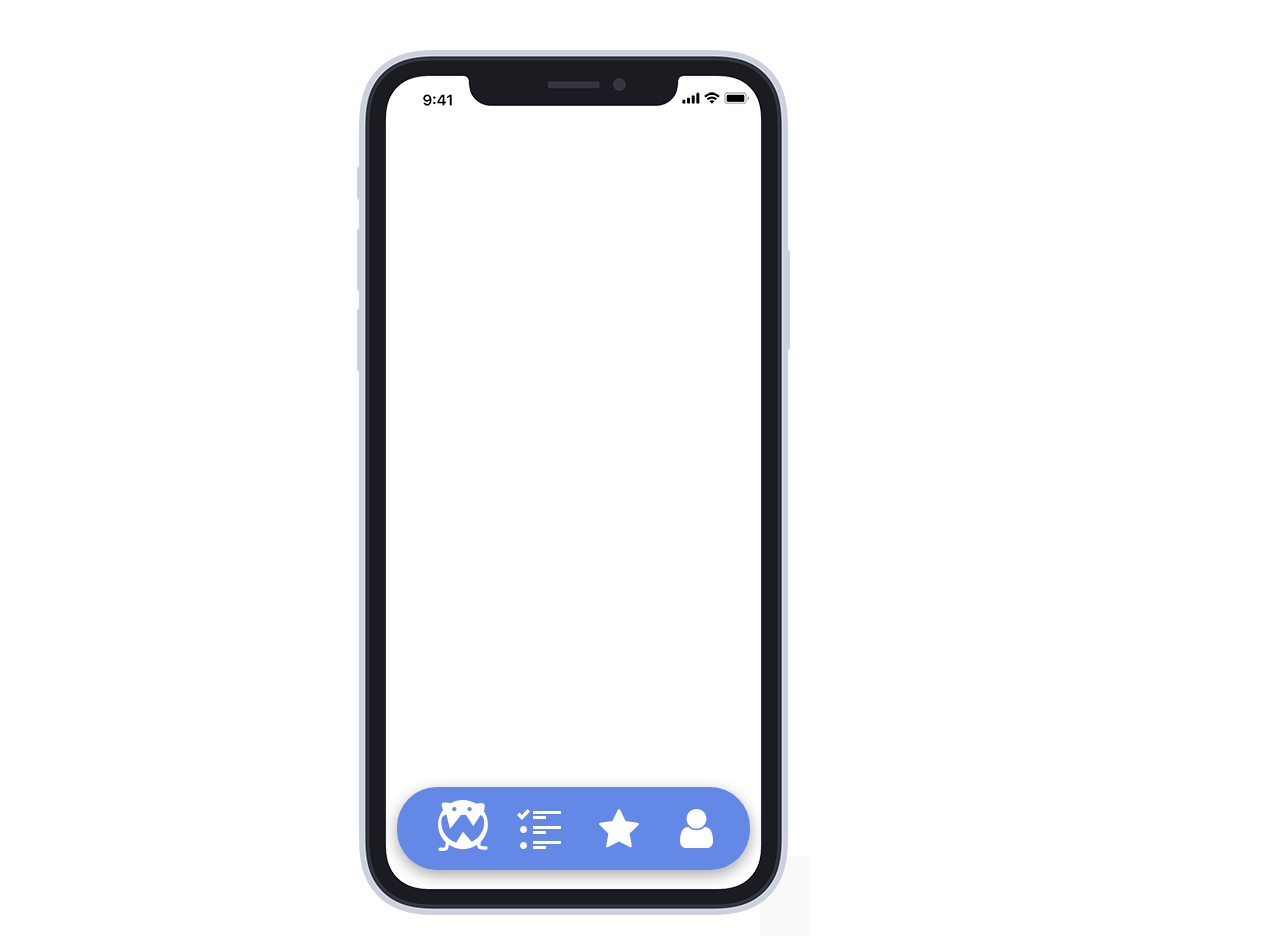
<file: 1__首页_-_专注模式页.html>
﻿<!DOCTYPE html>
<html>
  <head>
    <title>1. 首页 - 专注模式页</title>
    <meta http-equiv="X-UA-Compatible" content="IE=edge"/>
    <meta http-equiv="content-type" content="text/html; charset=utf-8"/>
    <link href="resources/css/axure_rp_page.css" type="text/css" rel="stylesheet"/>
    <link href="data/styles.css" type="text/css" rel="stylesheet"/>
    <link href="files/1__首页_-_专注模式页/styles.css" type="text/css" rel="stylesheet"/>
    <script src="resources/scripts/jquery-3.2.1.min.js"></script>
    <script src="resources/scripts/axure/axQuery.js"></script>
    <script src="resources/scripts/axure/globals.js"></script>
    <script src="resources/scripts/axutils.js"></script>
    <script src="resources/scripts/axure/annotation.js"></script>
    <script src="resources/scripts/axure/axQuery.std.js"></script>
    <script src="resources/scripts/axure/doc.js"></script>
    <script src="resources/scripts/messagecenter.js"></script>
    <script src="resources/scripts/axure/events.js"></script>
    <script src="resources/scripts/axure/recording.js"></script>
    <script src="resources/scripts/axure/action.js"></script>
    <script src="resources/scripts/axure/expr.js"></script>
    <script src="resources/scripts/axure/geometry.js"></script>
    <script src="resources/scripts/axure/flyout.js"></script>
    <script src="resources/scripts/axure/model.js"></script>
    <script src="resources/scripts/axure/repeater.js"></script>
    <script src="resources/scripts/axure/sto.js"></script>
    <script src="resources/scripts/axure/utils.temp.js"></script>
    <script src="resources/scripts/axure/variables.js"></script>
    <script src="resources/scripts/axure/drag.js"></script>
    <script src="resources/scripts/axure/move.js"></script>
    <script src="resources/scripts/axure/visibility.js"></script>
    <script src="resources/scripts/axure/style.js"></script>
    <script src="resources/scripts/axure/adaptive.js"></script>
    <script src="resources/scripts/axure/tree.js"></script>
    <script src="resources/scripts/axure/init.temp.js"></script>
    <script src="resources/scripts/axure/legacy.js"></script>
    <script src="resources/scripts/axure/viewer.js"></script>
    <script src="resources/scripts/axure/math.js"></script>
    <script src="resources/scripts/axure/jquery.nicescroll.min.js"></script>
    <script src="data/document.js"></script>
    <script src="files/1__首页_-_专注模式页/data.js"></script>
    <script type="text/javascript">
      $axure.utils.getTransparentGifPath = function() { return 'resources/images/transparent.gif'; };
      $axure.utils.getOtherPath = function() { return 'resources/Other.html'; };
      $axure.utils.getReloadPath = function() { return 'resources/reload.html'; };
    </script>
  </head>
  <body>
    <div id="base" class="">

      <!-- Unnamed (首页) -->

      <!-- Unnamed (Rectangle) -->
      <div id="u2" class="ax_default box_2">
        <div id="u2_div" class=""></div>
        <div id="u2_text" class="text " style="display:none; visibility: hidden">
          <p></p>
        </div>
      </div>

      <!-- Unnamed (Rectangle) -->
      <div id="u3" class="ax_default box_3">
        <div id="u3_div" class=""></div>
        <div id="u3_text" class="text " style="display:none; visibility: hidden">
          <p></p>
        </div>
      </div>

      <!-- Unnamed (Shape) -->
      <div id="u4" class="ax_default icon">
        <img id="u4_img" class="img " src="images/1__首页_-_专注模式页/u4.svg"/>
        <div id="u4_text" class="text " style="display:none; visibility: hidden">
          <p></p>
        </div>
      </div>

      <!-- Unnamed (Shape) -->
      <div id="u5" class="ax_default icon">
        <img id="u5_img" class="img " src="images/1__首页_-_专注模式页/u5.svg"/>
        <div id="u5_text" class="text " style="display:none; visibility: hidden">
          <p></p>
        </div>
      </div>

      <!-- Unnamed (Shape) -->
      <div id="u6" class="ax_default icon selected">
        <img id="u6_img" class="img " src="images/1__首页_-_专注模式页/u6.svg"/>
        <div id="u6_text" class="text " style="display:none; visibility: hidden">
          <p></p>
        </div>
      </div>

      <!-- icon组 (Group) -->
      <div id="u7" class="ax_default" data-label="icon组" data-left="517" data-top="809" data-width="44" data-height="40">

        <!-- task (Group) -->
        <div id="u8" class="ax_default" data-label="task" data-left="517" data-top="809" data-width="44" data-height="40">

          <!-- Unnamed (Shape) -->
          <div id="u9" class="ax_default icon">
            <img id="u9_img" class="img " src="images/1__首页_-_专注模式页/u9.svg"/>
            <div id="u9_text" class="text " style="display:none; visibility: hidden">
              <p></p>
            </div>
          </div>

          <!-- Unnamed (Ellipse) -->
          <div id="u10" class="ax_default icon">
            <img id="u10_img" class="img " src="images/1__首页_-_专注模式页/u10.svg"/>
            <div id="u10_text" class="text " style="display:none; visibility: hidden">
              <p></p>
            </div>
          </div>

          <!-- Unnamed (Ellipse) -->
          <div id="u11" class="ax_default icon">
            <img id="u11_img" class="img " src="images/1__首页_-_专注模式页/u10.svg"/>
            <div id="u11_text" class="text " style="display:none; visibility: hidden">
              <p></p>
            </div>
          </div>

          <!-- Unnamed (Shape) -->
          <div id="u12" class="ax_default icon">
            <img id="u12_img" class="img " src="images/1__首页_-_专注模式页/u12.svg"/>
            <div id="u12_text" class="text " style="display:none; visibility: hidden">
              <p></p>
            </div>
          </div>

          <!-- Unnamed (Shape) -->
          <div id="u13" class="ax_default icon">
            <img id="u13_img" class="img " src="images/1__首页_-_专注模式页/u13.svg"/>
            <div id="u13_text" class="text " style="display:none; visibility: hidden">
              <p></p>
            </div>
          </div>

          <!-- Unnamed (Shape) -->
          <div id="u14" class="ax_default icon">
            <img id="u14_img" class="img " src="images/1__首页_-_专注模式页/u14.svg"/>
            <div id="u14_text" class="text " style="display:none; visibility: hidden">
              <p></p>
            </div>
          </div>

          <!-- Unnamed (Shape) -->
          <div id="u15" class="ax_default icon">
            <img id="u15_img" class="img " src="images/1__首页_-_专注模式页/u15.svg"/>
            <div id="u15_text" class="text " style="display:none; visibility: hidden">
              <p></p>
            </div>
          </div>

          <!-- Unnamed (Shape) -->
          <div id="u16" class="ax_default icon">
            <img id="u16_img" class="img " src="images/1__首页_-_专注模式页/u16.svg"/>
            <div id="u16_text" class="text " style="display:none; visibility: hidden">
              <p></p>
            </div>
          </div>

          <!-- Unnamed (Shape) -->
          <div id="u17" class="ax_default icon">
            <img id="u17_img" class="img " src="images/1__首页_-_专注模式页/u17.svg"/>
            <div id="u17_text" class="text " style="display:none; visibility: hidden">
              <p></p>
            </div>
          </div>
        </div>
      </div>

      <!-- Unnamed (Group) -->
      <div id="u18" class="ax_default" data-left="357" data-top="50" data-width="453" data-height="886">

        <!-- Unnamed (Rectangle) -->
        <div id="u19" class="ax_default box_1">
          <div id="u19_div" class=""></div>
          <div id="u19_text" class="text " style="display:none; visibility: hidden">
            <p></p>
          </div>
        </div>

        <!-- Unnamed (Image) -->
        <div id="u20" class="ax_default image">
          <img id="u20_img" class="img " src="images/1__首页_-_专注模式页/u20.png"/>
          <div id="u20_text" class="text " style="display:none; visibility: hidden">
            <p></p>
          </div>
        </div>

        <!-- Unnamed (Image) -->
        <div id="u21" class="ax_default image">
          <img id="u21_img" class="img " src="images/1__首页_-_专注模式页/u21.png"/>
          <div id="u21_text" class="text " style="display:none; visibility: hidden">
            <p></p>
          </div>
        </div>

        <!-- Unnamed (Image) -->
        <div id="u22" class="ax_default image">
          <img id="u22_img" class="img " src="images/1__首页_-_专注模式页/u22.png"/>
          <div id="u22_text" class="text " style="display:none; visibility: hidden">
            <p></p>
          </div>
        </div>

        <!-- Unnamed (Image) -->
        <div id="u23" class="ax_default image">
          <img id="u23_img" class="img " src="images/1__首页_-_专注模式页/u23.png"/>
          <div id="u23_text" class="text " style="display:none; visibility: hidden">
            <p></p>
          </div>
        </div>

        <!-- Unnamed (Status Bar) -->

        <!-- Unnamed (Image) -->
        <div id="u25" class="ax_default image">
          <img id="u25_img" class="img " src="images/1__首页_-_专注模式页/u25.png"/>
          <div id="u25_text" class="text " style="display:none; visibility: hidden">
            <p></p>
          </div>
        </div>
        <div id="u24" style="display:none; visibility:hidden;"></div>
      </div>
      <div id="u1" style="display:none; visibility:hidden;"></div>
    </div>
    <script src="resources/scripts/axure/ios.js"></script>
  </body>
</html>
</file>
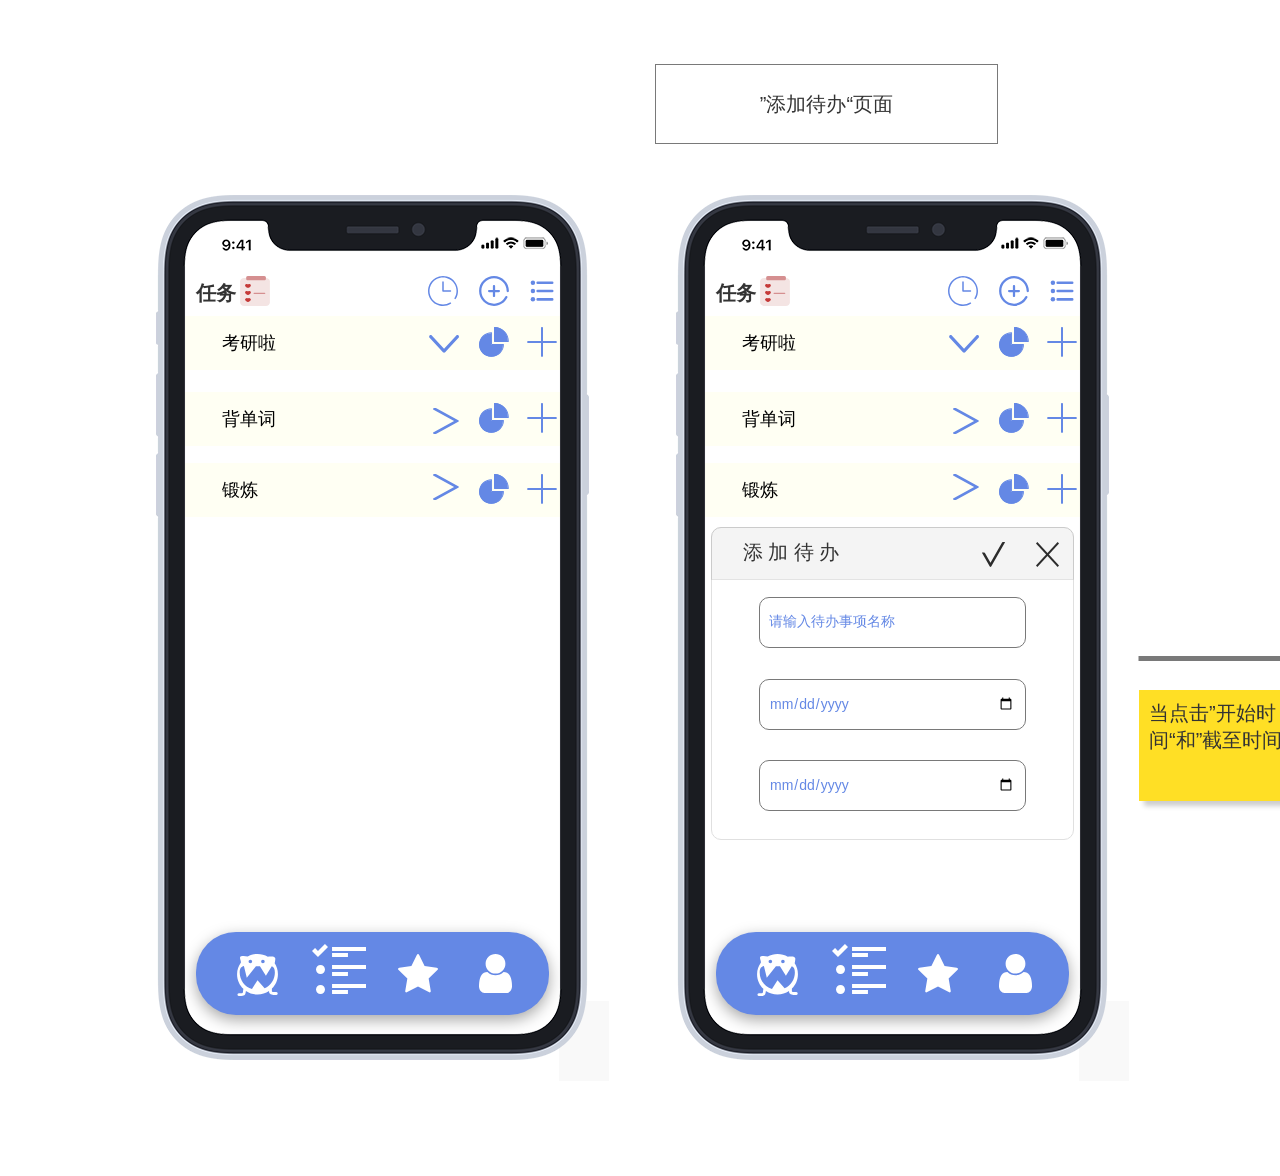
<file: 2__任务页.html>
﻿<!DOCTYPE html>
<html>
  <head>
    <title>2. 任务页</title>
    <meta http-equiv="X-UA-Compatible" content="IE=edge"/>
    <meta http-equiv="content-type" content="text/html; charset=utf-8"/>
    <link href="resources/css/axure_rp_page.css" type="text/css" rel="stylesheet"/>
    <link href="data/styles.css" type="text/css" rel="stylesheet"/>
    <link href="files/2__任务页/styles.css" type="text/css" rel="stylesheet"/>
    <script src="resources/scripts/jquery-3.2.1.min.js"></script>
    <script src="resources/scripts/axure/axQuery.js"></script>
    <script src="resources/scripts/axure/globals.js"></script>
    <script src="resources/scripts/axutils.js"></script>
    <script src="resources/scripts/axure/annotation.js"></script>
    <script src="resources/scripts/axure/axQuery.std.js"></script>
    <script src="resources/scripts/axure/doc.js"></script>
    <script src="resources/scripts/messagecenter.js"></script>
    <script src="resources/scripts/axure/events.js"></script>
    <script src="resources/scripts/axure/recording.js"></script>
    <script src="resources/scripts/axure/action.js"></script>
    <script src="resources/scripts/axure/expr.js"></script>
    <script src="resources/scripts/axure/geometry.js"></script>
    <script src="resources/scripts/axure/flyout.js"></script>
    <script src="resources/scripts/axure/model.js"></script>
    <script src="resources/scripts/axure/repeater.js"></script>
    <script src="resources/scripts/axure/sto.js"></script>
    <script src="resources/scripts/axure/utils.temp.js"></script>
    <script src="resources/scripts/axure/variables.js"></script>
    <script src="resources/scripts/axure/drag.js"></script>
    <script src="resources/scripts/axure/move.js"></script>
    <script src="resources/scripts/axure/visibility.js"></script>
    <script src="resources/scripts/axure/style.js"></script>
    <script src="resources/scripts/axure/adaptive.js"></script>
    <script src="resources/scripts/axure/tree.js"></script>
    <script src="resources/scripts/axure/init.temp.js"></script>
    <script src="resources/scripts/axure/legacy.js"></script>
    <script src="resources/scripts/axure/viewer.js"></script>
    <script src="resources/scripts/axure/math.js"></script>
    <script src="resources/scripts/axure/jquery.nicescroll.min.js"></script>
    <script src="data/document.js"></script>
    <script src="files/2__任务页/data.js"></script>
    <script type="text/javascript">
      $axure.utils.getTransparentGifPath = function() { return 'resources/images/transparent.gif'; };
      $axure.utils.getOtherPath = function() { return 'resources/Other.html'; };
      $axure.utils.getReloadPath = function() { return 'resources/reload.html'; };
    </script>
  </head>
  <body>
    <div id="base" class="">

      <!-- Unnamed (Rectangle) -->
      <div id="u26" class="ax_default box_2">
        <div id="u26_div" class=""></div>
        <div id="u26_text" class="text " style="display:none; visibility: hidden">
          <p></p>
        </div>
      </div>

      <!-- Unnamed (Dynamic Panel) -->
      <div id="u27" class="ax_default">
        <div id="u27_state0" class="panel_state" data-label="State1" style="">
          <div id="u27_state0_content" class="panel_state_content">

            <!-- Unnamed (Rectangle) -->
            <div id="u28" class="ax_default box_3">
              <div id="u28_div" class=""></div>
              <div id="u28_text" class="text " style="display:none; visibility: hidden">
                <p></p>
              </div>
            </div>

            <!-- Unnamed (Shape) -->
            <div id="u29" class="ax_default icon">
              <img id="u29_img" class="img " src="images/1__首页_-_专注模式页/u4.svg"/>
              <div id="u29_text" class="text " style="display:none; visibility: hidden">
                <p></p>
              </div>
            </div>

            <!-- Unnamed (Shape) -->
            <div id="u30" class="ax_default icon">
              <img id="u30_img" class="img " src="images/1__首页_-_专注模式页/u5.svg"/>
              <div id="u30_text" class="text " style="display:none; visibility: hidden">
                <p></p>
              </div>
            </div>

            <!-- Unnamed (Shape) -->
            <div id="u31" class="ax_default icon selected">
              <img id="u31_img" class="img " src="images/2__任务页/u31.svg"/>
              <div id="u31_text" class="text " style="display:none; visibility: hidden">
                <p></p>
              </div>
            </div>

            <!-- task (Group) -->
            <div id="u32" class="ax_default" data-label="task" data-left="116" data-top="12" data-width="54" data-height="50">

              <!-- Unnamed (Shape) -->
              <div id="u33" class="ax_default icon">
                <img id="u33_img" class="img " src="images/2__任务页/u33.svg"/>
                <div id="u33_text" class="text " style="display:none; visibility: hidden">
                  <p></p>
                </div>
              </div>

              <!-- Unnamed (Ellipse) -->
              <div id="u34" class="ax_default icon">
                <img id="u34_img" class="img " src="images/2__任务页/u34.svg"/>
                <div id="u34_text" class="text " style="display:none; visibility: hidden">
                  <p></p>
                </div>
              </div>

              <!-- Unnamed (Ellipse) -->
              <div id="u35" class="ax_default icon">
                <img id="u35_img" class="img " src="images/2__任务页/u34.svg"/>
                <div id="u35_text" class="text " style="display:none; visibility: hidden">
                  <p></p>
                </div>
              </div>

              <!-- Unnamed (Shape) -->
              <div id="u36" class="ax_default icon">
                <img id="u36_img" class="img " src="images/2__任务页/u36.svg"/>
                <div id="u36_text" class="text " style="display:none; visibility: hidden">
                  <p></p>
                </div>
              </div>

              <!-- Unnamed (Shape) -->
              <div id="u37" class="ax_default icon">
                <img id="u37_img" class="img " src="images/2__任务页/u37.svg"/>
                <div id="u37_text" class="text " style="display:none; visibility: hidden">
                  <p></p>
                </div>
              </div>

              <!-- Unnamed (Shape) -->
              <div id="u38" class="ax_default icon">
                <img id="u38_img" class="img " src="images/2__任务页/u38.svg"/>
                <div id="u38_text" class="text " style="display:none; visibility: hidden">
                  <p></p>
                </div>
              </div>

              <!-- Unnamed (Shape) -->
              <div id="u39" class="ax_default icon">
                <img id="u39_img" class="img " src="images/2__任务页/u39.svg"/>
                <div id="u39_text" class="text " style="display:none; visibility: hidden">
                  <p></p>
                </div>
              </div>

              <!-- Unnamed (Shape) -->
              <div id="u40" class="ax_default icon">
                <img id="u40_img" class="img " src="images/2__任务页/u40.svg"/>
                <div id="u40_text" class="text " style="display:none; visibility: hidden">
                  <p></p>
                </div>
              </div>

              <!-- Unnamed (Shape) -->
              <div id="u41" class="ax_default icon">
                <img id="u41_img" class="img " src="images/2__任务页/u41.svg"/>
                <div id="u41_text" class="text " style="display:none; visibility: hidden">
                  <p></p>
                </div>
              </div>
            </div>
          </div>
        </div>
      </div>

      <!-- Unnamed (Group) -->
      <div id="u42" class="ax_default" data-left="156" data-top="195" data-width="453" data-height="886">

        <!-- Unnamed (Rectangle) -->
        <div id="u43" class="ax_default box_1">
          <div id="u43_div" class=""></div>
          <div id="u43_text" class="text " style="display:none; visibility: hidden">
            <p></p>
          </div>
        </div>

        <!-- Unnamed (Image) -->
        <div id="u44" class="ax_default image">
          <img id="u44_img" class="img " src="images/1__首页_-_专注模式页/u20.png"/>
          <div id="u44_text" class="text " style="display:none; visibility: hidden">
            <p></p>
          </div>
        </div>

        <!-- Unnamed (Image) -->
        <div id="u45" class="ax_default image">
          <img id="u45_img" class="img " src="images/1__首页_-_专注模式页/u21.png"/>
          <div id="u45_text" class="text " style="display:none; visibility: hidden">
            <p></p>
          </div>
        </div>

        <!-- 下巴 (Dynamic Panel) -->
        <div id="u46" class="ax_default" data-label="下巴">
          <div id="u46_state0" class="panel_state" data-label="State1" style="">
            <div id="u46_state0_content" class="panel_state_content">

              <!-- Unnamed (Image) -->
              <div id="u47" class="ax_default image">
                <img id="u47_img" class="img " src="images/1__首页_-_专注模式页/u22.png"/>
                <div id="u47_text" class="text " style="display:none; visibility: hidden">
                  <p></p>
                </div>
              </div>
            </div>
          </div>
        </div>

        <!-- Unnamed (Image) -->
        <div id="u48" class="ax_default image">
          <img id="u48_img" class="img " src="images/1__首页_-_专注模式页/u23.png"/>
          <div id="u48_text" class="text " style="display:none; visibility: hidden">
            <p></p>
          </div>
        </div>

        <!-- Unnamed (Status Bar) -->

        <!-- Unnamed (Image) -->
        <div id="u50" class="ax_default image">
          <img id="u50_img" class="img " src="images/1__首页_-_专注模式页/u25.png"/>
          <div id="u50_text" class="text " style="display:none; visibility: hidden">
            <p></p>
          </div>
        </div>
        <div id="u49" style="display:none; visibility:hidden;"></div>
      </div>

      <!-- Unnamed (Group) -->
      <div id="u51" class="ax_default" data-left="479" data-top="276" data-width="30" data-height="30">

        <!-- Unnamed (Shape) -->
        <div id="u52" class="ax_default icon">
          <img id="u52_img" class="img " src="images/2__任务页/u52.svg"/>
          <div id="u52_text" class="text " style="display:none; visibility: hidden">
            <p></p>
          </div>
        </div>

        <!-- Unnamed (Shape) -->
        <div id="u53" class="ax_default icon">
          <img id="u53_img" class="img " src="images/2__任务页/u53.svg"/>
          <div id="u53_text" class="text " style="display:none; visibility: hidden">
            <p></p>
          </div>
        </div>
      </div>

      <!-- Unnamed (Shape) -->
      <div id="u54" class="ax_default icon">
        <img id="u54_img" class="img " src="images/2__任务页/u54.svg"/>
        <div id="u54_text" class="text " style="display:none; visibility: hidden">
          <p></p>
        </div>
      </div>

      <!-- Unnamed (SVG) -->
      <div id="u55" class="ax_default image">
        <img id="u55_img" class="img " src="images/2__任务页/u55.svg"/>
        <div id="u55_text" class="text " style="display:none; visibility: hidden">
          <p></p>
        </div>
      </div>

      <!-- Unnamed (Rectangle) -->
      <div id="u56" class="ax_default box_1">
        <div id="u56_div" class=""></div>
        <div id="u56_text" class="text " style="display:none; visibility: hidden">
          <p></p>
        </div>
      </div>

      <!-- Unnamed (Rectangle) -->
      <div id="u57" class="ax_default label">
        <div id="u57_div" class=""></div>
        <div id="u57_text" class="text ">
          <p><span>考研啦</span></p>
        </div>
      </div>

      <!-- Unnamed (Shape) -->
      <div id="u58" class="ax_default icon">
        <img id="u58_img" class="img " src="images/2__任务页/u58.svg"/>
        <div id="u58_text" class="text " style="display:none; visibility: hidden">
          <p></p>
        </div>
      </div>

      <!-- Unnamed (Group) -->
      <div id="u59" class="ax_default" data-left="479" data-top="327" data-width="30" data-height="30">

        <!-- Unnamed (Shape) -->
        <div id="u60" class="ax_default icon">
          <img id="u60_img" class="img " src="images/2__任务页/u60.svg"/>
          <div id="u60_text" class="text " style="display:none; visibility: hidden">
            <p></p>
          </div>
        </div>

        <!-- Unnamed (Shape) -->
        <div id="u61" class="ax_default icon">
          <img id="u61_img" class="img " src="images/2__任务页/u61.svg"/>
          <div id="u61_text" class="text " style="display:none; visibility: hidden">
            <p></p>
          </div>
        </div>

        <!-- Unnamed (Shape) -->
        <div id="u62" class="ax_default icon">
          <img id="u62_img" class="img " src="images/2__任务页/u62.svg"/>
          <div id="u62_text" class="text " style="display:none; visibility: hidden">
            <p></p>
          </div>
        </div>

        <!-- Unnamed (Shape) -->
        <div id="u63" class="ax_default icon">
          <img id="u63_img" class="img " src="images/2__任务页/u63.svg"/>
          <div id="u63_text" class="text " style="display:none; visibility: hidden">
            <p></p>
          </div>
        </div>
      </div>

      <!-- Unnamed (Shape) -->
      <div id="u64" class="ax_default icon">
        <img id="u64_img" class="img " src="images/2__任务页/u64.svg"/>
        <div id="u64_text" class="text " style="display:none; visibility: hidden">
          <p></p>
        </div>
      </div>

      <!-- Unnamed (Rectangle) -->
      <div id="u65" class="ax_default label">
        <div id="u65_div" class=""></div>
        <div id="u65_text" class="text ">
          <p><span>任务</span></p>
        </div>
      </div>

      <!-- Unnamed (Rectangle) -->
      <div id="u66" class="ax_default box_1">
        <div id="u66_div" class=""></div>
        <div id="u66_text" class="text " style="display:none; visibility: hidden">
          <p></p>
        </div>
      </div>

      <!-- 背单词 (Rectangle) -->
      <div id="u67" class="ax_default label" data-label="背单词">
        <div id="u67_div" class=""></div>
        <div id="u67_text" class="text ">
          <p><span>背单词</span></p>
        </div>
      </div>

      <!-- Unnamed (Group) -->
      <div id="u68" class="ax_default" data-left="479" data-top="403" data-width="30" data-height="30">

        <!-- Unnamed (Shape) -->
        <div id="u69" class="ax_default icon">
          <img id="u69_img" class="img " src="images/2__任务页/u60.svg"/>
          <div id="u69_text" class="text " style="display:none; visibility: hidden">
            <p></p>
          </div>
        </div>

        <!-- Unnamed (Shape) -->
        <div id="u70" class="ax_default icon">
          <img id="u70_img" class="img " src="images/2__任务页/u61.svg"/>
          <div id="u70_text" class="text " style="display:none; visibility: hidden">
            <p></p>
          </div>
        </div>

        <!-- Unnamed (Shape) -->
        <div id="u71" class="ax_default icon">
          <img id="u71_img" class="img " src="images/2__任务页/u62.svg"/>
          <div id="u71_text" class="text " style="display:none; visibility: hidden">
            <p></p>
          </div>
        </div>

        <!-- Unnamed (Shape) -->
        <div id="u72" class="ax_default icon">
          <img id="u72_img" class="img " src="images/2__任务页/u63.svg"/>
          <div id="u72_text" class="text " style="display:none; visibility: hidden">
            <p></p>
          </div>
        </div>
      </div>

      <!-- Unnamed (Shape) -->
      <div id="u73" class="ax_default icon">
        <img id="u73_img" class="img " src="images/2__任务页/u64.svg"/>
        <div id="u73_text" class="text " style="display:none; visibility: hidden">
          <p></p>
        </div>
      </div>

      <!-- Unnamed (Rectangle) -->
      <div id="u74" class="ax_default box_1">
        <div id="u74_div" class=""></div>
        <div id="u74_text" class="text " style="display:none; visibility: hidden">
          <p></p>
        </div>
      </div>

      <!-- 锻炼 (Rectangle) -->
      <div id="u75" class="ax_default label" data-label="锻炼">
        <div id="u75_div" class=""></div>
        <div id="u75_text" class="text ">
          <p><span>锻炼</span></p>
        </div>
      </div>

      <!-- Unnamed (Group) -->
      <div id="u76" class="ax_default" data-left="479" data-top="474" data-width="30" data-height="30">

        <!-- Unnamed (Shape) -->
        <div id="u77" class="ax_default icon">
          <img id="u77_img" class="img " src="images/2__任务页/u60.svg"/>
          <div id="u77_text" class="text " style="display:none; visibility: hidden">
            <p></p>
          </div>
        </div>

        <!-- Unnamed (Shape) -->
        <div id="u78" class="ax_default icon">
          <img id="u78_img" class="img " src="images/2__任务页/u61.svg"/>
          <div id="u78_text" class="text " style="display:none; visibility: hidden">
            <p></p>
          </div>
        </div>

        <!-- Unnamed (Shape) -->
        <div id="u79" class="ax_default icon">
          <img id="u79_img" class="img " src="images/2__任务页/u62.svg"/>
          <div id="u79_text" class="text " style="display:none; visibility: hidden">
            <p></p>
          </div>
        </div>

        <!-- Unnamed (Shape) -->
        <div id="u80" class="ax_default icon">
          <img id="u80_img" class="img " src="images/2__任务页/u63.svg"/>
          <div id="u80_text" class="text " style="display:none; visibility: hidden">
            <p></p>
          </div>
        </div>
      </div>

      <!-- Unnamed (Shape) -->
      <div id="u81" class="ax_default icon">
        <img id="u81_img" class="img " src="images/2__任务页/u64.svg"/>
        <div id="u81_text" class="text " style="display:none; visibility: hidden">
          <p></p>
        </div>
      </div>

      <!-- Unnamed (Shape) -->
      <div id="u82" class="ax_default icon">
        <img id="u82_img" class="img " src="images/2__任务页/u82.svg"/>
        <div id="u82_text" class="text " style="display:none; visibility: hidden">
          <p></p>
        </div>
      </div>

      <!-- Unnamed (Shape) -->
      <div id="u83" class="ax_default icon">
        <img id="u83_img" class="img " src="images/2__任务页/u82.svg"/>
        <div id="u83_text" class="text " style="display:none; visibility: hidden">
          <p></p>
        </div>
      </div>

      <!-- Unnamed (Dynamic Panel) -->
      <div id="u84" class="ax_default">
        <div id="u84_state0" class="panel_state" data-label="State1" style="">
          <div id="u84_state0_content" class="panel_state_content">

            <!-- Unnamed (Rectangle) -->
            <div id="u85" class="ax_default flow_shape">
              <div id="u85_div" class=""></div>
              <div id="u85_text" class="text " style="display:none; visibility: hidden">
                <p></p>
              </div>
            </div>

            <!-- Unnamed (Rectangle) -->
            <div id="u86" class="ax_default flow_shape">
              <div id="u86_div" class=""></div>
              <div id="u86_text" class="text " style="display:none; visibility: hidden">
                <p></p>
              </div>
            </div>

            <!-- Unnamed (Rectangle) -->
            <div id="u87" class="ax_default label">
              <div id="u87_div" class=""></div>
              <div id="u87_text" class="text ">
                <p><span>添 加 待 办</span></p>
              </div>
            </div>

            <!-- Unnamed (Shape) -->
            <div id="u88" class="ax_default icon">
              <img id="u88_img" class="img " src="images/2__任务页/u88.svg"/>
              <div id="u88_text" class="text " style="display:none; visibility: hidden">
                <p></p>
              </div>
            </div>

            <!-- Unnamed (Group) -->
            <div id="u89" class="ax_default" data-left="325" data-top="15" data-width="23" data-height="25">

              <!-- Unnamed (Shape) -->
              <div id="u90" class="ax_default icon">
                <img id="u90_img" class="img " src="images/2__任务页/u90.svg"/>
                <div id="u90_text" class="text " style="display:none; visibility: hidden">
                  <p></p>
                </div>
              </div>

              <!-- Unnamed (Shape) -->
              <div id="u91" class="ax_default icon">
                <img id="u91_img" class="img " src="images/2__任务页/u91.svg"/>
                <div id="u91_text" class="text " style="display:none; visibility: hidden">
                  <p></p>
                </div>
              </div>
            </div>

            <!-- 1 (Rectangle) -->
            <div id="u92" class="ax_default box_1" data-label="1">
              <div id="u92_div" class=""></div>
              <div id="u92_text" class="text " style="display:none; visibility: hidden">
                <p></p>
              </div>
            </div>

            <!-- Unnamed (Text Field) -->
            <div id="u93" class="ax_default text_field">
              <div id="u93_div" class=""></div>
              <input id="u93_input" type="text" value="" class="u93_input"/>
            </div>

            <!-- 1 (Rectangle) -->
            <div id="u94" class="ax_default box_1" data-label="1">
              <div id="u94_div" class=""></div>
              <div id="u94_text" class="text " style="display:none; visibility: hidden">
                <p></p>
              </div>
            </div>

            <!-- 开始日期 (Text Field) -->
            <div id="u95" class="ax_default text_field" data-label="开始日期">
              <div id="u95_div" class=""></div>
              <input id="u95_input" type="date" value="" class="u95_input"/>
            </div>

            <!-- 1 (Rectangle) -->
            <div id="u96" class="ax_default box_1" data-label="1">
              <div id="u96_div" class=""></div>
              <div id="u96_text" class="text " style="display:none; visibility: hidden">
                <p></p>
              </div>
            </div>

            <!-- 截至日期 (Text Field) -->
            <div id="u97" class="ax_default text_field" data-label="截至日期">
              <div id="u97_div" class=""></div>
              <input id="u97_input" type="date" value="" class="u97_input"/>
            </div>
          </div>
        </div>
      </div>

      <!-- Unnamed (Group) -->
      <div id="u98" class="ax_default" data-left="240" data-top="276" data-width="30" data-height="30">

        <!-- Unnamed (Shape) -->
        <div id="u99" class="ax_default icon">
          <img id="u99_img" class="img " src="images/2__任务页/u99.svg"/>
          <div id="u99_text" class="text " style="display:none; visibility: hidden">
            <p></p>
          </div>
        </div>

        <!-- Unnamed (Shape) -->
        <div id="u100" class="ax_default icon">
          <img id="u100_img" class="img " src="images/2__任务页/u100.svg"/>
          <div id="u100_text" class="text " style="display:none; visibility: hidden">
            <p></p>
          </div>
        </div>

        <!-- Unnamed (Shape) -->
        <div id="u101" class="ax_default icon">
          <img id="u101_img" class="img " src="images/2__任务页/u101.svg"/>
          <div id="u101_text" class="text " style="display:none; visibility: hidden">
            <p></p>
          </div>
        </div>

        <!-- Unnamed (Shape) -->
        <div id="u102" class="ax_default icon">
          <img id="u102_img" class="img " src="images/2__任务页/u102.svg"/>
          <div id="u102_text" class="text " style="display:none; visibility: hidden">
            <p></p>
          </div>
        </div>

        <!-- Unnamed (Shape) -->
        <div id="u103" class="ax_default icon">
          <img id="u103_img" class="img " src="images/2__任务页/u103.svg"/>
          <div id="u103_text" class="text " style="display:none; visibility: hidden">
            <p></p>
          </div>
        </div>

        <!-- Unnamed (Shape) -->
        <div id="u104" class="ax_default icon">
          <img id="u104_img" class="img " src="images/2__任务页/u104.svg"/>
          <div id="u104_text" class="text " style="display:none; visibility: hidden">
            <p></p>
          </div>
        </div>

        <!-- Unnamed (Shape) -->
        <div id="u105" class="ax_default icon">
          <img id="u105_img" class="img " src="images/2__任务页/u105.svg"/>
          <div id="u105_text" class="text " style="display:none; visibility: hidden">
            <p></p>
          </div>
        </div>
      </div>

      <!-- Unnamed (Rectangle) -->
      <div id="u106" class="ax_default box_1">
        <div id="u106_div" class=""></div>
        <div id="u106_text" class="text ">
          <p><span>”添加待办“页面</span></p>
        </div>
      </div>

      <!-- Unnamed (Rectangle) -->
      <div id="u107" class="ax_default box_2">
        <div id="u107_div" class=""></div>
        <div id="u107_text" class="text " style="display:none; visibility: hidden">
          <p></p>
        </div>
      </div>

      <!-- Unnamed (Dynamic Panel) -->
      <div id="u108" class="ax_default">
        <div id="u108_state0" class="panel_state" data-label="State1" style="">
          <div id="u108_state0_content" class="panel_state_content">

            <!-- Unnamed (Rectangle) -->
            <div id="u109" class="ax_default box_3">
              <div id="u109_div" class=""></div>
              <div id="u109_text" class="text " style="display:none; visibility: hidden">
                <p></p>
              </div>
            </div>

            <!-- Unnamed (Shape) -->
            <div id="u110" class="ax_default icon">
              <img id="u110_img" class="img " src="images/1__首页_-_专注模式页/u4.svg"/>
              <div id="u110_text" class="text " style="display:none; visibility: hidden">
                <p></p>
              </div>
            </div>

            <!-- Unnamed (Shape) -->
            <div id="u111" class="ax_default icon">
              <img id="u111_img" class="img " src="images/1__首页_-_专注模式页/u5.svg"/>
              <div id="u111_text" class="text " style="display:none; visibility: hidden">
                <p></p>
              </div>
            </div>

            <!-- Unnamed (Shape) -->
            <div id="u112" class="ax_default icon selected">
              <img id="u112_img" class="img " src="images/2__任务页/u31.svg"/>
              <div id="u112_text" class="text " style="display:none; visibility: hidden">
                <p></p>
              </div>
            </div>

            <!-- task (Group) -->
            <div id="u113" class="ax_default" data-label="task" data-left="116" data-top="12" data-width="54" data-height="50">

              <!-- Unnamed (Shape) -->
              <div id="u114" class="ax_default icon">
                <img id="u114_img" class="img " src="images/2__任务页/u33.svg"/>
                <div id="u114_text" class="text " style="display:none; visibility: hidden">
                  <p></p>
                </div>
              </div>

              <!-- Unnamed (Ellipse) -->
              <div id="u115" class="ax_default icon">
                <img id="u115_img" class="img " src="images/2__任务页/u34.svg"/>
                <div id="u115_text" class="text " style="display:none; visibility: hidden">
                  <p></p>
                </div>
              </div>

              <!-- Unnamed (Ellipse) -->
              <div id="u116" class="ax_default icon">
                <img id="u116_img" class="img " src="images/2__任务页/u34.svg"/>
                <div id="u116_text" class="text " style="display:none; visibility: hidden">
                  <p></p>
                </div>
              </div>

              <!-- Unnamed (Shape) -->
              <div id="u117" class="ax_default icon">
                <img id="u117_img" class="img " src="images/2__任务页/u36.svg"/>
                <div id="u117_text" class="text " style="display:none; visibility: hidden">
                  <p></p>
                </div>
              </div>

              <!-- Unnamed (Shape) -->
              <div id="u118" class="ax_default icon">
                <img id="u118_img" class="img " src="images/2__任务页/u37.svg"/>
                <div id="u118_text" class="text " style="display:none; visibility: hidden">
                  <p></p>
                </div>
              </div>

              <!-- Unnamed (Shape) -->
              <div id="u119" class="ax_default icon">
                <img id="u119_img" class="img " src="images/2__任务页/u38.svg"/>
                <div id="u119_text" class="text " style="display:none; visibility: hidden">
                  <p></p>
                </div>
              </div>

              <!-- Unnamed (Shape) -->
              <div id="u120" class="ax_default icon">
                <img id="u120_img" class="img " src="images/2__任务页/u39.svg"/>
                <div id="u120_text" class="text " style="display:none; visibility: hidden">
                  <p></p>
                </div>
              </div>

              <!-- Unnamed (Shape) -->
              <div id="u121" class="ax_default icon">
                <img id="u121_img" class="img " src="images/2__任务页/u40.svg"/>
                <div id="u121_text" class="text " style="display:none; visibility: hidden">
                  <p></p>
                </div>
              </div>

              <!-- Unnamed (Shape) -->
              <div id="u122" class="ax_default icon">
                <img id="u122_img" class="img " src="images/2__任务页/u41.svg"/>
                <div id="u122_text" class="text " style="display:none; visibility: hidden">
                  <p></p>
                </div>
              </div>
            </div>
          </div>
        </div>
      </div>

      <!-- Unnamed (Group) -->
      <div id="u123" class="ax_default" data-left="676" data-top="195" data-width="453" data-height="886">

        <!-- Unnamed (Rectangle) -->
        <div id="u124" class="ax_default box_1">
          <div id="u124_div" class=""></div>
          <div id="u124_text" class="text " style="display:none; visibility: hidden">
            <p></p>
          </div>
        </div>

        <!-- Unnamed (Image) -->
        <div id="u125" class="ax_default image">
          <img id="u125_img" class="img " src="images/1__首页_-_专注模式页/u20.png"/>
          <div id="u125_text" class="text " style="display:none; visibility: hidden">
            <p></p>
          </div>
        </div>

        <!-- Unnamed (Image) -->
        <div id="u126" class="ax_default image">
          <img id="u126_img" class="img " src="images/1__首页_-_专注模式页/u21.png"/>
          <div id="u126_text" class="text " style="display:none; visibility: hidden">
            <p></p>
          </div>
        </div>

        <!-- 下巴 (Dynamic Panel) -->
        <div id="u127" class="ax_default" data-label="下巴">
          <div id="u127_state0" class="panel_state" data-label="State1" style="">
            <div id="u127_state0_content" class="panel_state_content">

              <!-- Unnamed (Image) -->
              <div id="u128" class="ax_default image">
                <img id="u128_img" class="img " src="images/1__首页_-_专注模式页/u22.png"/>
                <div id="u128_text" class="text " style="display:none; visibility: hidden">
                  <p></p>
                </div>
              </div>
            </div>
          </div>
        </div>

        <!-- Unnamed (Image) -->
        <div id="u129" class="ax_default image">
          <img id="u129_img" class="img " src="images/1__首页_-_专注模式页/u23.png"/>
          <div id="u129_text" class="text " style="display:none; visibility: hidden">
            <p></p>
          </div>
        </div>

        <!-- Unnamed (Status Bar) -->

        <!-- Unnamed (Image) -->
        <div id="u131" class="ax_default image">
          <img id="u131_img" class="img " src="images/1__首页_-_专注模式页/u25.png"/>
          <div id="u131_text" class="text " style="display:none; visibility: hidden">
            <p></p>
          </div>
        </div>
        <div id="u130" style="display:none; visibility:hidden;"></div>
      </div>

      <!-- Unnamed (Group) -->
      <div id="u132" class="ax_default" data-left="999" data-top="276" data-width="30" data-height="30">

        <!-- Unnamed (Shape) -->
        <div id="u133" class="ax_default icon">
          <img id="u133_img" class="img " src="images/2__任务页/u52.svg"/>
          <div id="u133_text" class="text " style="display:none; visibility: hidden">
            <p></p>
          </div>
        </div>

        <!-- Unnamed (Shape) -->
        <div id="u134" class="ax_default icon">
          <img id="u134_img" class="img " src="images/2__任务页/u53.svg"/>
          <div id="u134_text" class="text " style="display:none; visibility: hidden">
            <p></p>
          </div>
        </div>
      </div>

      <!-- Unnamed (Shape) -->
      <div id="u135" class="ax_default icon">
        <img id="u135_img" class="img " src="images/2__任务页/u54.svg"/>
        <div id="u135_text" class="text " style="display:none; visibility: hidden">
          <p></p>
        </div>
      </div>

      <!-- Unnamed (SVG) -->
      <div id="u136" class="ax_default image">
        <img id="u136_img" class="img " src="images/2__任务页/u55.svg"/>
        <div id="u136_text" class="text " style="display:none; visibility: hidden">
          <p></p>
        </div>
      </div>

      <!-- Unnamed (Rectangle) -->
      <div id="u137" class="ax_default box_1">
        <div id="u137_div" class=""></div>
        <div id="u137_text" class="text " style="display:none; visibility: hidden">
          <p></p>
        </div>
      </div>

      <!-- Unnamed (Rectangle) -->
      <div id="u138" class="ax_default label">
        <div id="u138_div" class=""></div>
        <div id="u138_text" class="text ">
          <p><span>考研啦</span></p>
        </div>
      </div>

      <!-- Unnamed (Shape) -->
      <div id="u139" class="ax_default icon">
        <img id="u139_img" class="img " src="images/2__任务页/u58.svg"/>
        <div id="u139_text" class="text " style="display:none; visibility: hidden">
          <p></p>
        </div>
      </div>

      <!-- Unnamed (Group) -->
      <div id="u140" class="ax_default" data-left="999" data-top="327" data-width="30" data-height="30">

        <!-- Unnamed (Shape) -->
        <div id="u141" class="ax_default icon">
          <img id="u141_img" class="img " src="images/2__任务页/u60.svg"/>
          <div id="u141_text" class="text " style="display:none; visibility: hidden">
            <p></p>
          </div>
        </div>

        <!-- Unnamed (Shape) -->
        <div id="u142" class="ax_default icon">
          <img id="u142_img" class="img " src="images/2__任务页/u61.svg"/>
          <div id="u142_text" class="text " style="display:none; visibility: hidden">
            <p></p>
          </div>
        </div>

        <!-- Unnamed (Shape) -->
        <div id="u143" class="ax_default icon">
          <img id="u143_img" class="img " src="images/2__任务页/u62.svg"/>
          <div id="u143_text" class="text " style="display:none; visibility: hidden">
            <p></p>
          </div>
        </div>

        <!-- Unnamed (Shape) -->
        <div id="u144" class="ax_default icon">
          <img id="u144_img" class="img " src="images/2__任务页/u63.svg"/>
          <div id="u144_text" class="text " style="display:none; visibility: hidden">
            <p></p>
          </div>
        </div>
      </div>

      <!-- Unnamed (Shape) -->
      <div id="u145" class="ax_default icon">
        <img id="u145_img" class="img " src="images/2__任务页/u64.svg"/>
        <div id="u145_text" class="text " style="display:none; visibility: hidden">
          <p></p>
        </div>
      </div>

      <!-- Unnamed (Rectangle) -->
      <div id="u146" class="ax_default label">
        <div id="u146_div" class=""></div>
        <div id="u146_text" class="text ">
          <p><span>任务</span></p>
        </div>
      </div>

      <!-- Unnamed (Rectangle) -->
      <div id="u147" class="ax_default box_1">
        <div id="u147_div" class=""></div>
        <div id="u147_text" class="text " style="display:none; visibility: hidden">
          <p></p>
        </div>
      </div>

      <!-- 背单词 (Rectangle) -->
      <div id="u148" class="ax_default label" data-label="背单词">
        <div id="u148_div" class=""></div>
        <div id="u148_text" class="text ">
          <p><span>背单词</span></p>
        </div>
      </div>

      <!-- Unnamed (Group) -->
      <div id="u149" class="ax_default" data-left="999" data-top="403" data-width="30" data-height="30">

        <!-- Unnamed (Shape) -->
        <div id="u150" class="ax_default icon">
          <img id="u150_img" class="img " src="images/2__任务页/u60.svg"/>
          <div id="u150_text" class="text " style="display:none; visibility: hidden">
            <p></p>
          </div>
        </div>

        <!-- Unnamed (Shape) -->
        <div id="u151" class="ax_default icon">
          <img id="u151_img" class="img " src="images/2__任务页/u61.svg"/>
          <div id="u151_text" class="text " style="display:none; visibility: hidden">
            <p></p>
          </div>
        </div>

        <!-- Unnamed (Shape) -->
        <div id="u152" class="ax_default icon">
          <img id="u152_img" class="img " src="images/2__任务页/u62.svg"/>
          <div id="u152_text" class="text " style="display:none; visibility: hidden">
            <p></p>
          </div>
        </div>

        <!-- Unnamed (Shape) -->
        <div id="u153" class="ax_default icon">
          <img id="u153_img" class="img " src="images/2__任务页/u63.svg"/>
          <div id="u153_text" class="text " style="display:none; visibility: hidden">
            <p></p>
          </div>
        </div>
      </div>

      <!-- Unnamed (Shape) -->
      <div id="u154" class="ax_default icon">
        <img id="u154_img" class="img " src="images/2__任务页/u64.svg"/>
        <div id="u154_text" class="text " style="display:none; visibility: hidden">
          <p></p>
        </div>
      </div>

      <!-- Unnamed (Rectangle) -->
      <div id="u155" class="ax_default box_1">
        <div id="u155_div" class=""></div>
        <div id="u155_text" class="text " style="display:none; visibility: hidden">
          <p></p>
        </div>
      </div>

      <!-- 锻炼 (Rectangle) -->
      <div id="u156" class="ax_default label" data-label="锻炼">
        <div id="u156_div" class=""></div>
        <div id="u156_text" class="text ">
          <p><span>锻炼</span></p>
        </div>
      </div>

      <!-- Unnamed (Group) -->
      <div id="u157" class="ax_default" data-left="999" data-top="474" data-width="30" data-height="30">

        <!-- Unnamed (Shape) -->
        <div id="u158" class="ax_default icon">
          <img id="u158_img" class="img " src="images/2__任务页/u60.svg"/>
          <div id="u158_text" class="text " style="display:none; visibility: hidden">
            <p></p>
          </div>
        </div>

        <!-- Unnamed (Shape) -->
        <div id="u159" class="ax_default icon">
          <img id="u159_img" class="img " src="images/2__任务页/u61.svg"/>
          <div id="u159_text" class="text " style="display:none; visibility: hidden">
            <p></p>
          </div>
        </div>

        <!-- Unnamed (Shape) -->
        <div id="u160" class="ax_default icon">
          <img id="u160_img" class="img " src="images/2__任务页/u62.svg"/>
          <div id="u160_text" class="text " style="display:none; visibility: hidden">
            <p></p>
          </div>
        </div>

        <!-- Unnamed (Shape) -->
        <div id="u161" class="ax_default icon">
          <img id="u161_img" class="img " src="images/2__任务页/u63.svg"/>
          <div id="u161_text" class="text " style="display:none; visibility: hidden">
            <p></p>
          </div>
        </div>
      </div>

      <!-- Unnamed (Shape) -->
      <div id="u162" class="ax_default icon">
        <img id="u162_img" class="img " src="images/2__任务页/u64.svg"/>
        <div id="u162_text" class="text " style="display:none; visibility: hidden">
          <p></p>
        </div>
      </div>

      <!-- Unnamed (Shape) -->
      <div id="u163" class="ax_default icon">
        <img id="u163_img" class="img " src="images/2__任务页/u82.svg"/>
        <div id="u163_text" class="text " style="display:none; visibility: hidden">
          <p></p>
        </div>
      </div>

      <!-- Unnamed (Shape) -->
      <div id="u164" class="ax_default icon">
        <img id="u164_img" class="img " src="images/2__任务页/u82.svg"/>
        <div id="u164_text" class="text " style="display:none; visibility: hidden">
          <p></p>
        </div>
      </div>

      <!-- Unnamed (Group) -->
      <div id="u165" class="ax_default" data-left="760" data-top="276" data-width="30" data-height="30">

        <!-- Unnamed (Shape) -->
        <div id="u166" class="ax_default icon">
          <img id="u166_img" class="img " src="images/2__任务页/u99.svg"/>
          <div id="u166_text" class="text " style="display:none; visibility: hidden">
            <p></p>
          </div>
        </div>

        <!-- Unnamed (Shape) -->
        <div id="u167" class="ax_default icon">
          <img id="u167_img" class="img " src="images/2__任务页/u100.svg"/>
          <div id="u167_text" class="text " style="display:none; visibility: hidden">
            <p></p>
          </div>
        </div>

        <!-- Unnamed (Shape) -->
        <div id="u168" class="ax_default icon">
          <img id="u168_img" class="img " src="images/2__任务页/u101.svg"/>
          <div id="u168_text" class="text " style="display:none; visibility: hidden">
            <p></p>
          </div>
        </div>

        <!-- Unnamed (Shape) -->
        <div id="u169" class="ax_default icon">
          <img id="u169_img" class="img " src="images/2__任务页/u102.svg"/>
          <div id="u169_text" class="text " style="display:none; visibility: hidden">
            <p></p>
          </div>
        </div>

        <!-- Unnamed (Shape) -->
        <div id="u170" class="ax_default icon">
          <img id="u170_img" class="img " src="images/2__任务页/u103.svg"/>
          <div id="u170_text" class="text " style="display:none; visibility: hidden">
            <p></p>
          </div>
        </div>

        <!-- Unnamed (Shape) -->
        <div id="u171" class="ax_default icon">
          <img id="u171_img" class="img " src="images/2__任务页/u104.svg"/>
          <div id="u171_text" class="text " style="display:none; visibility: hidden">
            <p></p>
          </div>
        </div>

        <!-- Unnamed (Shape) -->
        <div id="u172" class="ax_default icon">
          <img id="u172_img" class="img " src="images/2__任务页/u105.svg"/>
          <div id="u172_text" class="text " style="display:none; visibility: hidden">
            <p></p>
          </div>
        </div>
      </div>

      <!-- Unnamed (Line) -->
      <div id="u173" class="ax_default arrow">
        <img id="u173_img" class="img " src="images/2__任务页/u173.svg"/>
        <div id="u173_text" class="text " style="display:none; visibility: hidden">
          <p></p>
        </div>
      </div>

      <!-- Unnamed (Rectangle) -->
      <div id="u174" class="ax_default sticky_1">
        <div id="u174_div" class=""></div>
        <div id="u174_text" class="text ">
          <p><span>当点击”开始时间“和”截至时间“时</span></p>
        </div>
      </div>

      <!-- Unnamed (Group) -->
      <div id="u175" class="ax_default" data-left="1428" data-top="327" data-width="679" data-height="458">

        <!-- Unnamed (Group) -->
        <div id="u176" class="ax_default" data-left="1428" data-top="327" data-width="340" data-height="40">

          <!-- Unnamed (Rectangle) -->
          <div id="u177" class="ax_default box_1">
            <div id="u177_div" class=""></div>
            <div id="u177_text" class="text ">
              <p><span>请选择起止日期和时间</span></p>
            </div>
          </div>

          <!-- Unnamed (Rectangle) -->
          <div id="u178" class="ax_default box_1">
            <div id="u178_div" class=""></div>
            <div id="u178_text" class="text ">
              <p><span></span></p>
            </div>
          </div>
        </div>

        <!-- Unnamed (Rectangle) -->
        <div id="u179" class="ax_default box_1">
          <div id="u179_div" class=""></div>
          <div id="u179_text" class="text ">
            <p><span>选择时间</span></p>
          </div>
        </div>

        <!-- Unnamed (Rectangle) -->
        <div id="u180" class="ax_default box_1">
          <div id="u180_div" class=""></div>
          <div id="u180_text" class="text ">
            <p><span>确认</span></p>
          </div>
        </div>

        <!-- Unnamed (Rectangle) -->
        <div id="u181" class="ax_default box_1">
          <div id="u181_div" class=""></div>
          <div id="u181_text" class="text ">
            <p><span>清空</span></p>
          </div>
        </div>

        <!-- Unnamed (Group) -->
        <div id="u182" class="ax_default" data-left="1428" data-top="368" data-width="340" data-height="374">

          <!-- Unnamed (Rectangle) -->
          <div id="u183" class="ax_default box_1">
            <div id="u183_div" class=""></div>
            <div id="u183_text" class="text " style="display:none; visibility: hidden">
              <p></p>
            </div>
          </div>

          <!-- Unnamed (Rectangle) -->
          <div id="u184" class="ax_default box_1">
            <div id="u184_div" class=""></div>
            <div id="u184_text" class="text " style="display:none; visibility: hidden">
              <p></p>
            </div>
          </div>

          <!-- Unnamed (Group) -->
          <div id="u185" class="ax_default" data-left="1540" data-top="386" data-width="60" data-height="30">

            <!-- Unnamed (Rectangle) -->
            <div id="u186" class="ax_default box_1">
              <div id="u186_div" class=""></div>
              <div id="u186_text" class="text ">
                <p><span>2021年</span></p>
              </div>
            </div>
          </div>

          <!-- Unnamed (Group) -->
          <div id="u187" class="ax_default" data-left="1599" data-top="386" data-width="60" data-height="30">

            <!-- Unnamed (Rectangle) -->
            <div id="u188" class="ax_default box_1">
              <div id="u188_div" class=""></div>
              <div id="u188_text" class="text ">
                <p><span>6月</span></p>
              </div>
            </div>
          </div>

          <!-- Unnamed (Group) -->
          <div id="u189" class="ax_default" data-left="1448" data-top="386" data-width="59" data-height="30">

            <!-- Unnamed (Rectangle) -->
            <div id="u190" class="ax_default box_1">
              <div id="u190_div" class=""></div>
              <div id="u190_text" class="text ">
                <p><span></span></p>
              </div>
            </div>

            <!-- Unnamed (Rectangle) -->
            <div id="u191" class="ax_default box_1">
              <div id="u191_div" class=""></div>
              <div id="u191_text" class="text ">
                <p><span></span></p>
              </div>
            </div>
          </div>

          <!-- Unnamed (Group) -->
          <div id="u192" class="ax_default" data-left="1448" data-top="442" data-width="301" data-height="286">

            <!-- Unnamed (Rectangle) -->
            <div id="u193" class="ax_default box_1">
              <div id="u193_div" class=""></div>
              <div id="u193_text" class="text ">
                <p><span>28</span></p>
              </div>
            </div>

            <!-- Unnamed (Rectangle) -->
            <div id="u194" class="ax_default box_1">
              <div id="u194_div" class=""></div>
              <div id="u194_text" class="text ">
                <p><span>29</span></p>
              </div>
            </div>

            <!-- Unnamed (Rectangle) -->
            <div id="u195" class="ax_default box_1">
              <div id="u195_div" class=""></div>
              <div id="u195_text" class="text ">
                <p><span>30</span></p>
              </div>
            </div>

            <!-- Unnamed (Rectangle) -->
            <div id="u196" class="ax_default box_1">
              <div id="u196_div" class=""></div>
              <div id="u196_text" class="text ">
                <p><span>31</span></p>
              </div>
            </div>

            <!-- Unnamed (Rectangle) -->
            <div id="u197" class="ax_default box_1">
              <div id="u197_div" class=""></div>
              <div id="u197_text" class="text ">
                <p><span>01</span></p>
              </div>
            </div>

            <!-- Unnamed (Rectangle) -->
            <div id="u198" class="ax_default box_1">
              <div id="u198_div" class=""></div>
              <div id="u198_text" class="text ">
                <p><span>02</span></p>
              </div>
            </div>

            <!-- Unnamed (Rectangle) -->
            <div id="u199" class="ax_default box_1">
              <div id="u199_div" class=""></div>
              <div id="u199_text" class="text ">
                <p><span>03</span></p>
              </div>
            </div>

            <!-- Unnamed (Rectangle) -->
            <div id="u200" class="ax_default box_1">
              <div id="u200_div" class=""></div>
              <div id="u200_text" class="text ">
                <p><span>04</span></p>
              </div>
            </div>

            <!-- Unnamed (Rectangle) -->
            <div id="u201" class="ax_default box_1">
              <div id="u201_div" class=""></div>
              <div id="u201_text" class="text ">
                <p><span>05</span></p>
              </div>
            </div>

            <!-- Unnamed (Rectangle) -->
            <div id="u202" class="ax_default box_1">
              <div id="u202_div" class=""></div>
              <div id="u202_text" class="text ">
                <p><span>06</span></p>
              </div>
            </div>

            <!-- Unnamed (Rectangle) -->
            <div id="u203" class="ax_default box_1">
              <div id="u203_div" class=""></div>
              <div id="u203_text" class="text ">
                <p><span>07</span></p>
              </div>
            </div>

            <!-- Unnamed (Rectangle) -->
            <div id="u204" class="ax_default box_1">
              <div id="u204_div" class=""></div>
              <div id="u204_text" class="text ">
                <p><span>08</span></p>
              </div>
            </div>

            <!-- Unnamed (Rectangle) -->
            <div id="u205" class="ax_default box_1">
              <div id="u205_div" class=""></div>
              <div id="u205_text" class="text ">
                <p><span>09</span></p>
              </div>
            </div>

            <!-- Unnamed (Rectangle) -->
            <div id="u206" class="ax_default box_1">
              <div id="u206_div" class=""></div>
              <div id="u206_text" class="text ">
                <p><span>10</span></p>
              </div>
            </div>

            <!-- Unnamed (Rectangle) -->
            <div id="u207" class="ax_default box_1">
              <div id="u207_div" class=""></div>
              <div id="u207_text" class="text ">
                <p><span>11</span></p>
              </div>
            </div>

            <!-- Unnamed (Rectangle) -->
            <div id="u208" class="ax_default box_1">
              <div id="u208_div" class=""></div>
              <div id="u208_text" class="text ">
                <p><span>12</span></p>
              </div>
            </div>

            <!-- Unnamed (Rectangle) -->
            <div id="u209" class="ax_default box_1">
              <div id="u209_div" class=""></div>
              <div id="u209_text" class="text ">
                <p><span>13</span></p>
              </div>
            </div>

            <!-- Unnamed (Rectangle) -->
            <div id="u210" class="ax_default box_1">
              <div id="u210_div" class=""></div>
              <div id="u210_text" class="text ">
                <p><span>14</span></p>
              </div>
            </div>

            <!-- Unnamed (Rectangle) -->
            <div id="u211" class="ax_default box_1">
              <div id="u211_div" class=""></div>
              <div id="u211_text" class="text ">
                <p><span>15</span></p>
              </div>
            </div>

            <!-- Unnamed (Rectangle) -->
            <div id="u212" class="ax_default box_1">
              <div id="u212_div" class=""></div>
              <div id="u212_text" class="text ">
                <p><span>16</span></p>
              </div>
            </div>

            <!-- Unnamed (Rectangle) -->
            <div id="u213" class="ax_default box_1">
              <div id="u213_div" class=""></div>
              <div id="u213_text" class="text ">
                <p><span>17</span></p>
              </div>
            </div>

            <!-- Unnamed (Rectangle) -->
            <div id="u214" class="ax_default box_1">
              <div id="u214_div" class=""></div>
              <div id="u214_text" class="text ">
                <p><span>18</span></p>
              </div>
            </div>

            <!-- Unnamed (Rectangle) -->
            <div id="u215" class="ax_default box_1">
              <div id="u215_div" class=""></div>
              <div id="u215_text" class="text ">
                <p><span>19</span></p>
              </div>
            </div>

            <!-- Unnamed (Rectangle) -->
            <div id="u216" class="ax_default box_1">
              <div id="u216_div" class=""></div>
              <div id="u216_text" class="text ">
                <p><span>20</span></p>
              </div>
            </div>

            <!-- Unnamed (Rectangle) -->
            <div id="u217" class="ax_default box_1">
              <div id="u217_div" class=""></div>
              <div id="u217_text" class="text ">
                <p><span>21</span></p>
              </div>
            </div>

            <!-- Unnamed (Rectangle) -->
            <div id="u218" class="ax_default box_1">
              <div id="u218_div" class=""></div>
              <div id="u218_text" class="text ">
                <p><span>22</span></p>
              </div>
            </div>

            <!-- Unnamed (Rectangle) -->
            <div id="u219" class="ax_default box_1">
              <div id="u219_div" class=""></div>
              <div id="u219_text" class="text ">
                <p><span>23</span></p>
              </div>
            </div>

            <!-- Unnamed (Rectangle) -->
            <div id="u220" class="ax_default box_1">
              <div id="u220_div" class=""></div>
              <div id="u220_text" class="text ">
                <p><span>24</span></p>
              </div>
            </div>

            <!-- Unnamed (Rectangle) -->
            <div id="u221" class="ax_default box_1">
              <div id="u221_div" class=""></div>
              <div id="u221_text" class="text ">
                <p><span>25</span></p>
              </div>
            </div>

            <!-- Unnamed (Rectangle) -->
            <div id="u222" class="ax_default box_1">
              <div id="u222_div" class=""></div>
              <div id="u222_text" class="text ">
                <p><span>26</span></p>
              </div>
            </div>

            <!-- Unnamed (Rectangle) -->
            <div id="u223" class="ax_default box_1">
              <div id="u223_div" class=""></div>
              <div id="u223_text" class="text ">
                <p><span>27</span></p>
              </div>
            </div>

            <!-- Unnamed (Rectangle) -->
            <div id="u224" class="ax_default box_1">
              <div id="u224_div" class=""></div>
              <div id="u224_text" class="text ">
                <p><span>28</span></p>
              </div>
            </div>

            <!-- Unnamed (Rectangle) -->
            <div id="u225" class="ax_default box_1">
              <div id="u225_div" class=""></div>
              <div id="u225_text" class="text ">
                <p><span>29</span></p>
              </div>
            </div>

            <!-- Unnamed (Rectangle) -->
            <div id="u226" class="ax_default box_1">
              <div id="u226_div" class=""></div>
              <div id="u226_text" class="text ">
                <p><span>30</span></p>
              </div>
            </div>

            <!-- Unnamed (Rectangle) -->
            <div id="u227" class="ax_default box_1">
              <div id="u227_div" class=""></div>
              <div id="u227_text" class="text ">
                <p><span>01</span></p>
              </div>
            </div>

            <!-- Unnamed (Rectangle) -->
            <div id="u228" class="ax_default box_1">
              <div id="u228_div" class=""></div>
              <div id="u228_text" class="text ">
                <p><span>一</span></p>
              </div>
            </div>

            <!-- Unnamed (Rectangle) -->
            <div id="u229" class="ax_default box_1">
              <div id="u229_div" class=""></div>
              <div id="u229_text" class="text ">
                <p><span>二</span></p>
              </div>
            </div>

            <!-- Unnamed (Rectangle) -->
            <div id="u230" class="ax_default box_1">
              <div id="u230_div" class=""></div>
              <div id="u230_text" class="text ">
                <p><span>三</span></p>
              </div>
            </div>

            <!-- Unnamed (Rectangle) -->
            <div id="u231" class="ax_default box_1">
              <div id="u231_div" class=""></div>
              <div id="u231_text" class="text ">
                <p><span>四</span></p>
              </div>
            </div>

            <!-- Unnamed (Rectangle) -->
            <div id="u232" class="ax_default box_1">
              <div id="u232_div" class=""></div>
              <div id="u232_text" class="text ">
                <p><span>五</span></p>
              </div>
            </div>

            <!-- Unnamed (Rectangle) -->
            <div id="u233" class="ax_default box_1">
              <div id="u233_div" class=""></div>
              <div id="u233_text" class="text ">
                <p><span>六</span></p>
              </div>
            </div>

            <!-- Unnamed (Rectangle) -->
            <div id="u234" class="ax_default box_1">
              <div id="u234_div" class=""></div>
              <div id="u234_text" class="text ">
                <p><span>日</span></p>
              </div>
            </div>

            <!-- Unnamed (Rectangle) -->
            <div id="u235" class="ax_default box_1">
              <div id="u235_div" class=""></div>
              <div id="u235_text" class="text ">
                <p><span>02</span></p>
              </div>
            </div>

            <!-- Unnamed (Rectangle) -->
            <div id="u236" class="ax_default box_1">
              <div id="u236_div" class=""></div>
              <div id="u236_text" class="text ">
                <p><span>03</span></p>
              </div>
            </div>

            <!-- Unnamed (Rectangle) -->
            <div id="u237" class="ax_default box_1">
              <div id="u237_div" class=""></div>
              <div id="u237_text" class="text ">
                <p><span>04</span></p>
              </div>
            </div>

            <!-- Unnamed (Rectangle) -->
            <div id="u238" class="ax_default box_1">
              <div id="u238_div" class=""></div>
              <div id="u238_text" class="text ">
                <p><span>05</span></p>
              </div>
            </div>

            <!-- Unnamed (Rectangle) -->
            <div id="u239" class="ax_default box_1">
              <div id="u239_div" class=""></div>
              <div id="u239_text" class="text ">
                <p><span>06</span></p>
              </div>
            </div>

            <!-- Unnamed (Rectangle) -->
            <div id="u240" class="ax_default box_1">
              <div id="u240_div" class=""></div>
              <div id="u240_text" class="text ">
                <p><span>07</span></p>
              </div>
            </div>

            <!-- Unnamed (Rectangle) -->
            <div id="u241" class="ax_default box_1">
              <div id="u241_div" class=""></div>
              <div id="u241_text" class="text ">
                <p><span>08</span></p>
              </div>
            </div>

            <!-- Unnamed (Rectangle) -->
            <div id="u242" class="ax_default box_1">
              <div id="u242_div" class=""></div>
              <div id="u242_text" class="text " style="display:none; visibility: hidden">
                <p></p>
              </div>
            </div>

            <!-- Unnamed (Rectangle) -->
            <div id="u243" class="ax_default box_1">
              <div id="u243_div" class=""></div>
              <div id="u243_text" class="text " style="display:none; visibility: hidden">
                <p></p>
              </div>
            </div>
          </div>
        </div>

        <!-- Unnamed (Group) -->
        <div id="u244" class="ax_default" data-left="1767" data-top="368" data-width="340" data-height="374">

          <!-- Unnamed (Rectangle) -->
          <div id="u245" class="ax_default box_1">
            <div id="u245_div" class=""></div>
            <div id="u245_text" class="text " style="display:none; visibility: hidden">
              <p></p>
            </div>
          </div>

          <!-- Unnamed (Rectangle) -->
          <div id="u246" class="ax_default box_1">
            <div id="u246_div" class=""></div>
            <div id="u246_text" class="text " style="display:none; visibility: hidden">
              <p></p>
            </div>
          </div>

          <!-- Unnamed (Group) -->
          <div id="u247" class="ax_default" data-left="1879" data-top="386" data-width="60" data-height="30">

            <!-- Unnamed (Rectangle) -->
            <div id="u248" class="ax_default box_1">
              <div id="u248_div" class=""></div>
              <div id="u248_text" class="text ">
                <p><span>2021年</span></p>
              </div>
            </div>
          </div>

          <!-- Unnamed (Group) -->
          <div id="u249" class="ax_default" data-left="1938" data-top="386" data-width="60" data-height="30">

            <!-- Unnamed (Rectangle) -->
            <div id="u250" class="ax_default box_1">
              <div id="u250_div" class=""></div>
              <div id="u250_text" class="text ">
                <p><span>6月</span></p>
              </div>
            </div>
          </div>

          <!-- Unnamed (Group) -->
          <div id="u251" class="ax_default" data-left="2029" data-top="386" data-width="59" data-height="30">

            <!-- Unnamed (Rectangle) -->
            <div id="u252" class="ax_default box_1">
              <div id="u252_div" class=""></div>
              <div id="u252_text" class="text ">
                <p><span></span></p>
              </div>
            </div>

            <!-- Unnamed (Rectangle) -->
            <div id="u253" class="ax_default box_1">
              <div id="u253_div" class=""></div>
              <div id="u253_text" class="text ">
                <p><span></span></p>
              </div>
            </div>
          </div>

          <!-- Unnamed (Group) -->
          <div id="u254" class="ax_default" data-left="1787" data-top="442" data-width="301" data-height="286">

            <!-- Unnamed (Rectangle) -->
            <div id="u255" class="ax_default box_1">
              <div id="u255_div" class=""></div>
              <div id="u255_text" class="text ">
                <p><span>25</span></p>
              </div>
            </div>

            <!-- Unnamed (Rectangle) -->
            <div id="u256" class="ax_default box_1">
              <div id="u256_div" class=""></div>
              <div id="u256_text" class="text ">
                <p><span>26</span></p>
              </div>
            </div>

            <!-- Unnamed (Rectangle) -->
            <div id="u257" class="ax_default box_1">
              <div id="u257_div" class=""></div>
              <div id="u257_text" class="text ">
                <p><span>27</span></p>
              </div>
            </div>

            <!-- Unnamed (Rectangle) -->
            <div id="u258" class="ax_default box_1">
              <div id="u258_div" class=""></div>
              <div id="u258_text" class="text ">
                <p><span>28</span></p>
              </div>
            </div>

            <!-- Unnamed (Rectangle) -->
            <div id="u259" class="ax_default box_1">
              <div id="u259_div" class=""></div>
              <div id="u259_text" class="text ">
                <p><span>29</span></p>
              </div>
            </div>

            <!-- Unnamed (Rectangle) -->
            <div id="u260" class="ax_default box_1">
              <div id="u260_div" class=""></div>
              <div id="u260_text" class="text ">
                <p><span>30</span></p>
              </div>
            </div>

            <!-- Unnamed (Rectangle) -->
            <div id="u261" class="ax_default box_1">
              <div id="u261_div" class=""></div>
              <div id="u261_text" class="text ">
                <p><span>01</span></p>
              </div>
            </div>

            <!-- Unnamed (Rectangle) -->
            <div id="u262" class="ax_default box_1">
              <div id="u262_div" class=""></div>
              <div id="u262_text" class="text ">
                <p><span>02</span></p>
              </div>
            </div>

            <!-- Unnamed (Rectangle) -->
            <div id="u263" class="ax_default box_1">
              <div id="u263_div" class=""></div>
              <div id="u263_text" class="text ">
                <p><span>03</span></p>
              </div>
            </div>

            <!-- Unnamed (Rectangle) -->
            <div id="u264" class="ax_default box_1">
              <div id="u264_div" class=""></div>
              <div id="u264_text" class="text ">
                <p><span>04</span></p>
              </div>
            </div>

            <!-- Unnamed (Rectangle) -->
            <div id="u265" class="ax_default box_1">
              <div id="u265_div" class=""></div>
              <div id="u265_text" class="text ">
                <p><span>05</span></p>
              </div>
            </div>

            <!-- Unnamed (Rectangle) -->
            <div id="u266" class="ax_default box_1">
              <div id="u266_div" class=""></div>
              <div id="u266_text" class="text ">
                <p><span>06</span></p>
              </div>
            </div>

            <!-- Unnamed (Rectangle) -->
            <div id="u267" class="ax_default box_1">
              <div id="u267_div" class=""></div>
              <div id="u267_text" class="text ">
                <p><span>07</span></p>
              </div>
            </div>

            <!-- Unnamed (Rectangle) -->
            <div id="u268" class="ax_default box_1">
              <div id="u268_div" class=""></div>
              <div id="u268_text" class="text ">
                <p><span>08</span></p>
              </div>
            </div>

            <!-- Unnamed (Rectangle) -->
            <div id="u269" class="ax_default box_1">
              <div id="u269_div" class=""></div>
              <div id="u269_text" class="text ">
                <p><span>09</span></p>
              </div>
            </div>

            <!-- Unnamed (Rectangle) -->
            <div id="u270" class="ax_default box_1">
              <div id="u270_div" class=""></div>
              <div id="u270_text" class="text ">
                <p><span>10</span></p>
              </div>
            </div>

            <!-- Unnamed (Rectangle) -->
            <div id="u271" class="ax_default box_1">
              <div id="u271_div" class=""></div>
              <div id="u271_text" class="text ">
                <p><span>11</span></p>
              </div>
            </div>

            <!-- Unnamed (Rectangle) -->
            <div id="u272" class="ax_default box_1">
              <div id="u272_div" class=""></div>
              <div id="u272_text" class="text ">
                <p><span>12</span></p>
              </div>
            </div>

            <!-- Unnamed (Rectangle) -->
            <div id="u273" class="ax_default box_1">
              <div id="u273_div" class=""></div>
              <div id="u273_text" class="text ">
                <p><span>13</span></p>
              </div>
            </div>

            <!-- Unnamed (Rectangle) -->
            <div id="u274" class="ax_default box_1">
              <div id="u274_div" class=""></div>
              <div id="u274_text" class="text ">
                <p><span>14</span></p>
              </div>
            </div>

            <!-- Unnamed (Rectangle) -->
            <div id="u275" class="ax_default box_1">
              <div id="u275_div" class=""></div>
              <div id="u275_text" class="text ">
                <p><span>15</span></p>
              </div>
            </div>

            <!-- Unnamed (Rectangle) -->
            <div id="u276" class="ax_default box_1">
              <div id="u276_div" class=""></div>
              <div id="u276_text" class="text ">
                <p><span>16</span></p>
              </div>
            </div>

            <!-- Unnamed (Rectangle) -->
            <div id="u277" class="ax_default box_1">
              <div id="u277_div" class=""></div>
              <div id="u277_text" class="text ">
                <p><span>17</span></p>
              </div>
            </div>

            <!-- Unnamed (Rectangle) -->
            <div id="u278" class="ax_default box_1">
              <div id="u278_div" class=""></div>
              <div id="u278_text" class="text ">
                <p><span>18</span></p>
              </div>
            </div>

            <!-- Unnamed (Rectangle) -->
            <div id="u279" class="ax_default box_1">
              <div id="u279_div" class=""></div>
              <div id="u279_text" class="text ">
                <p><span>19</span></p>
              </div>
            </div>

            <!-- Unnamed (Rectangle) -->
            <div id="u280" class="ax_default box_1">
              <div id="u280_div" class=""></div>
              <div id="u280_text" class="text ">
                <p><span>20</span></p>
              </div>
            </div>

            <!-- Unnamed (Rectangle) -->
            <div id="u281" class="ax_default box_1">
              <div id="u281_div" class=""></div>
              <div id="u281_text" class="text ">
                <p><span>21</span></p>
              </div>
            </div>

            <!-- Unnamed (Rectangle) -->
            <div id="u282" class="ax_default box_1">
              <div id="u282_div" class=""></div>
              <div id="u282_text" class="text ">
                <p><span>22</span></p>
              </div>
            </div>

            <!-- Unnamed (Rectangle) -->
            <div id="u283" class="ax_default box_1">
              <div id="u283_div" class=""></div>
              <div id="u283_text" class="text ">
                <p><span>23</span></p>
              </div>
            </div>

            <!-- Unnamed (Rectangle) -->
            <div id="u284" class="ax_default box_1">
              <div id="u284_div" class=""></div>
              <div id="u284_text" class="text ">
                <p><span>24</span></p>
              </div>
            </div>

            <!-- Unnamed (Rectangle) -->
            <div id="u285" class="ax_default box_1">
              <div id="u285_div" class=""></div>
              <div id="u285_text" class="text ">
                <p><span>25</span></p>
              </div>
            </div>

            <!-- Unnamed (Rectangle) -->
            <div id="u286" class="ax_default box_1">
              <div id="u286_div" class=""></div>
              <div id="u286_text" class="text ">
                <p><span>26</span></p>
              </div>
            </div>

            <!-- Unnamed (Rectangle) -->
            <div id="u287" class="ax_default box_1">
              <div id="u287_div" class=""></div>
              <div id="u287_text" class="text ">
                <p><span>27</span></p>
              </div>
            </div>

            <!-- Unnamed (Rectangle) -->
            <div id="u288" class="ax_default box_1">
              <div id="u288_div" class=""></div>
              <div id="u288_text" class="text ">
                <p><span>28</span></p>
              </div>
            </div>

            <!-- Unnamed (Rectangle) -->
            <div id="u289" class="ax_default box_1">
              <div id="u289_div" class=""></div>
              <div id="u289_text" class="text ">
                <p><span>29</span></p>
              </div>
            </div>

            <!-- Unnamed (Rectangle) -->
            <div id="u290" class="ax_default box_1">
              <div id="u290_div" class=""></div>
              <div id="u290_text" class="text ">
                <p><span>一</span></p>
              </div>
            </div>

            <!-- Unnamed (Rectangle) -->
            <div id="u291" class="ax_default box_1">
              <div id="u291_div" class=""></div>
              <div id="u291_text" class="text ">
                <p><span>二</span></p>
              </div>
            </div>

            <!-- Unnamed (Rectangle) -->
            <div id="u292" class="ax_default box_1">
              <div id="u292_div" class=""></div>
              <div id="u292_text" class="text ">
                <p><span>三</span></p>
              </div>
            </div>

            <!-- Unnamed (Rectangle) -->
            <div id="u293" class="ax_default box_1">
              <div id="u293_div" class=""></div>
              <div id="u293_text" class="text ">
                <p><span>四</span></p>
              </div>
            </div>

            <!-- Unnamed (Rectangle) -->
            <div id="u294" class="ax_default box_1">
              <div id="u294_div" class=""></div>
              <div id="u294_text" class="text ">
                <p><span>五</span></p>
              </div>
            </div>

            <!-- Unnamed (Rectangle) -->
            <div id="u295" class="ax_default box_1">
              <div id="u295_div" class=""></div>
              <div id="u295_text" class="text ">
                <p><span>六</span></p>
              </div>
            </div>

            <!-- Unnamed (Rectangle) -->
            <div id="u296" class="ax_default box_1">
              <div id="u296_div" class=""></div>
              <div id="u296_text" class="text ">
                <p><span>日</span></p>
              </div>
            </div>

            <!-- Unnamed (Rectangle) -->
            <div id="u297" class="ax_default box_1">
              <div id="u297_div" class=""></div>
              <div id="u297_text" class="text ">
                <p><span>30</span></p>
              </div>
            </div>

            <!-- Unnamed (Rectangle) -->
            <div id="u298" class="ax_default box_1">
              <div id="u298_div" class=""></div>
              <div id="u298_text" class="text ">
                <p><span>31</span></p>
              </div>
            </div>

            <!-- Unnamed (Rectangle) -->
            <div id="u299" class="ax_default box_1">
              <div id="u299_div" class=""></div>
              <div id="u299_text" class="text ">
                <p><span>1</span></p>
              </div>
            </div>

            <!-- Unnamed (Rectangle) -->
            <div id="u300" class="ax_default box_1">
              <div id="u300_div" class=""></div>
              <div id="u300_text" class="text ">
                <p><span>2</span></p>
              </div>
            </div>

            <!-- Unnamed (Rectangle) -->
            <div id="u301" class="ax_default box_1">
              <div id="u301_div" class=""></div>
              <div id="u301_text" class="text ">
                <p><span>3</span></p>
              </div>
            </div>

            <!-- Unnamed (Rectangle) -->
            <div id="u302" class="ax_default box_1">
              <div id="u302_div" class=""></div>
              <div id="u302_text" class="text ">
                <p><span>4</span></p>
              </div>
            </div>

            <!-- Unnamed (Rectangle) -->
            <div id="u303" class="ax_default box_1">
              <div id="u303_div" class=""></div>
              <div id="u303_text" class="text ">
                <p><span>5</span></p>
              </div>
            </div>
          </div>

          <!-- Unnamed (Rectangle) -->
          <div id="u304" class="ax_default box_1">
            <div id="u304_div" class=""></div>
            <div id="u304_text" class="text " style="display:none; visibility: hidden">
              <p></p>
            </div>
          </div>
        </div>
      </div>

      <!-- 选择器 (Group) -->
      <div id="u305" class="ax_default" data-label="选择器" data-left="1428" data-top="808" data-width="679" data-height="368">

        <!-- Unnamed (Group) -->
        <div id="u306" class="ax_default" data-left="1428" data-top="892" data-width="678" data-height="284">

          <!-- Unnamed (Group) -->
          <div id="u307" class="ax_default" data-left="1428" data-top="892" data-width="114" data-height="240">

            <!-- Unnamed (Rectangle) -->
            <div id="u308" class="ax_default box_1">
              <div id="u308_div" class=""></div>
              <div id="u308_text" class="text " style="display:none; visibility: hidden">
                <p></p>
              </div>
            </div>
          </div>

          <!-- Unnamed (Group) -->
          <div id="u309" class="ax_default" data-left="1541" data-top="892" data-width="114" data-height="240">

            <!-- Unnamed (Rectangle) -->
            <div id="u310" class="ax_default box_1">
              <div id="u310_div" class=""></div>
              <div id="u310_text" class="text " style="display:none; visibility: hidden">
                <p></p>
              </div>
            </div>
          </div>

          <!-- Unnamed (Group) -->
          <div id="u311" class="ax_default" data-left="1654" data-top="892" data-width="114" data-height="240">

            <!-- Unnamed (Rectangle) -->
            <div id="u312" class="ax_default box_1">
              <div id="u312_div" class=""></div>
              <div id="u312_text" class="text " style="display:none; visibility: hidden">
                <p></p>
              </div>
            </div>
          </div>

          <!-- Unnamed (Rectangle) -->
          <div id="u313" class="ax_default box_1">
            <div id="u313_div" class=""></div>
            <div id="u313_text" class="text ">
              <p><span>00</span></p>
            </div>
          </div>

          <!-- Unnamed (Rectangle) -->
          <div id="u314" class="ax_default box_1">
            <div id="u314_div" class=""></div>
            <div id="u314_text" class="text ">
              <p><span>01</span></p>
            </div>
          </div>

          <!-- Unnamed (Rectangle) -->
          <div id="u315" class="ax_default box_1">
            <div id="u315_div" class=""></div>
            <div id="u315_text" class="text ">
              <p><span>02</span></p>
            </div>
          </div>

          <!-- Unnamed (Rectangle) -->
          <div id="u316" class="ax_default box_1">
            <div id="u316_div" class=""></div>
            <div id="u316_text" class="text ">
              <p><span>03</span></p>
            </div>
          </div>

          <!-- Unnamed (Rectangle) -->
          <div id="u317" class="ax_default box_1">
            <div id="u317_div" class=""></div>
            <div id="u317_text" class="text ">
              <p><span>04</span></p>
            </div>
          </div>

          <!-- Unnamed (Rectangle) -->
          <div id="u318" class="ax_default box_1">
            <div id="u318_div" class=""></div>
            <div id="u318_text" class="text ">
              <p><span>05</span></p>
            </div>
          </div>

          <!-- Unnamed (Rectangle) -->
          <div id="u319" class="ax_default box_1">
            <div id="u319_div" class=""></div>
            <div id="u319_text" class="text ">
              <p><span>00</span></p>
            </div>
          </div>

          <!-- Unnamed (Rectangle) -->
          <div id="u320" class="ax_default box_1">
            <div id="u320_div" class=""></div>
            <div id="u320_text" class="text ">
              <p><span>01</span></p>
            </div>
          </div>

          <!-- Unnamed (Rectangle) -->
          <div id="u321" class="ax_default box_1">
            <div id="u321_div" class=""></div>
            <div id="u321_text" class="text ">
              <p><span>02</span></p>
            </div>
          </div>

          <!-- Unnamed (Rectangle) -->
          <div id="u322" class="ax_default box_1">
            <div id="u322_div" class=""></div>
            <div id="u322_text" class="text ">
              <p><span>03</span></p>
            </div>
          </div>

          <!-- Unnamed (Rectangle) -->
          <div id="u323" class="ax_default box_1">
            <div id="u323_div" class=""></div>
            <div id="u323_text" class="text ">
              <p><span>04</span></p>
            </div>
          </div>

          <!-- Unnamed (Rectangle) -->
          <div id="u324" class="ax_default box_1">
            <div id="u324_div" class=""></div>
            <div id="u324_text" class="text ">
              <p><span>05</span></p>
            </div>
          </div>

          <!-- Unnamed (Rectangle) -->
          <div id="u325" class="ax_default box_1">
            <div id="u325_div" class=""></div>
            <div id="u325_text" class="text ">
              <p><span>00</span></p>
            </div>
          </div>

          <!-- Unnamed (Rectangle) -->
          <div id="u326" class="ax_default box_1">
            <div id="u326_div" class=""></div>
            <div id="u326_text" class="text ">
              <p><span>01</span></p>
            </div>
          </div>

          <!-- Unnamed (Rectangle) -->
          <div id="u327" class="ax_default box_1">
            <div id="u327_div" class=""></div>
            <div id="u327_text" class="text ">
              <p><span>02</span></p>
            </div>
          </div>

          <!-- Unnamed (Rectangle) -->
          <div id="u328" class="ax_default box_1">
            <div id="u328_div" class=""></div>
            <div id="u328_text" class="text ">
              <p><span>03</span></p>
            </div>
          </div>

          <!-- Unnamed (Rectangle) -->
          <div id="u329" class="ax_default box_1">
            <div id="u329_div" class=""></div>
            <div id="u329_text" class="text ">
              <p><span>04</span></p>
            </div>
          </div>

          <!-- Unnamed (Rectangle) -->
          <div id="u330" class="ax_default box_1">
            <div id="u330_div" class=""></div>
            <div id="u330_text" class="text ">
              <p><span>05</span></p>
            </div>
          </div>

          <!-- Unnamed (Rectangle) -->
          <div id="u331" class="ax_default box_1">
            <div id="u331_div" class=""></div>
            <div id="u331_text" class="text ">
              <p><span>选择日期</span></p>
            </div>
          </div>

          <!-- Unnamed (Rectangle) -->
          <div id="u332" class="ax_default box_1">
            <div id="u332_div" class=""></div>
            <div id="u332_text" class="text ">
              <p><span>确认</span></p>
            </div>
          </div>

          <!-- Unnamed (Rectangle) -->
          <div id="u333" class="ax_default box_1">
            <div id="u333_div" class=""></div>
            <div id="u333_text" class="text ">
              <p><span>清空</span></p>
            </div>
          </div>
        </div>

        <!-- Unnamed (Group) -->
        <div id="u334" class="ax_default" data-left="1428" data-top="808" data-width="340" data-height="40">

          <!-- Unnamed (Rectangle) -->
          <div id="u335" class="ax_default box_1">
            <div id="u335_div" class=""></div>
            <div id="u335_text" class="text ">
              <p><span>请选择起止日期和时间</span></p>
            </div>
          </div>

          <!-- Unnamed (Rectangle) -->
          <div id="u336" class="ax_default box_1">
            <div id="u336_div" class=""></div>
            <div id="u336_text" class="text ">
              <p><span></span></p>
            </div>
          </div>
        </div>

        <!-- Unnamed (Rectangle) -->
        <div id="u337" class="ax_default box_1">
          <div id="u337_div" class=""></div>
          <div id="u337_text" class="text ">
            <p><span>开始时间</span></p>
          </div>
        </div>

        <!-- Unnamed (Group) -->
        <div id="u338" class="ax_default" data-left="1767" data-top="892" data-width="340" data-height="240">

          <!-- Unnamed (Group) -->
          <div id="u339" class="ax_default" data-left="1767" data-top="892" data-width="114" data-height="240">

            <!-- Unnamed (Rectangle) -->
            <div id="u340" class="ax_default box_1">
              <div id="u340_div" class=""></div>
              <div id="u340_text" class="text " style="display:none; visibility: hidden">
                <p></p>
              </div>
            </div>
          </div>

          <!-- Unnamed (Group) -->
          <div id="u341" class="ax_default" data-left="1880" data-top="892" data-width="114" data-height="240">

            <!-- Unnamed (Rectangle) -->
            <div id="u342" class="ax_default box_1">
              <div id="u342_div" class=""></div>
              <div id="u342_text" class="text " style="display:none; visibility: hidden">
                <p></p>
              </div>
            </div>
          </div>

          <!-- Unnamed (Group) -->
          <div id="u343" class="ax_default" data-left="1993" data-top="892" data-width="114" data-height="240">

            <!-- Unnamed (Rectangle) -->
            <div id="u344" class="ax_default box_1">
              <div id="u344_div" class=""></div>
              <div id="u344_text" class="text " style="display:none; visibility: hidden">
                <p></p>
              </div>
            </div>
          </div>

          <!-- Unnamed (Rectangle) -->
          <div id="u345" class="ax_default box_1">
            <div id="u345_div" class=""></div>
            <div id="u345_text" class="text ">
              <p><span>00</span></p>
            </div>
          </div>

          <!-- Unnamed (Rectangle) -->
          <div id="u346" class="ax_default box_1">
            <div id="u346_div" class=""></div>
            <div id="u346_text" class="text ">
              <p><span>01</span></p>
            </div>
          </div>

          <!-- Unnamed (Rectangle) -->
          <div id="u347" class="ax_default box_1">
            <div id="u347_div" class=""></div>
            <div id="u347_text" class="text ">
              <p><span>02</span></p>
            </div>
          </div>

          <!-- Unnamed (Rectangle) -->
          <div id="u348" class="ax_default box_1">
            <div id="u348_div" class=""></div>
            <div id="u348_text" class="text ">
              <p><span>03</span></p>
            </div>
          </div>

          <!-- Unnamed (Rectangle) -->
          <div id="u349" class="ax_default box_1">
            <div id="u349_div" class=""></div>
            <div id="u349_text" class="text ">
              <p><span>04</span></p>
            </div>
          </div>

          <!-- Unnamed (Rectangle) -->
          <div id="u350" class="ax_default box_1">
            <div id="u350_div" class=""></div>
            <div id="u350_text" class="text ">
              <p><span>05</span></p>
            </div>
          </div>

          <!-- Unnamed (Rectangle) -->
          <div id="u351" class="ax_default box_1">
            <div id="u351_div" class=""></div>
            <div id="u351_text" class="text ">
              <p><span>00</span></p>
            </div>
          </div>

          <!-- Unnamed (Rectangle) -->
          <div id="u352" class="ax_default box_1">
            <div id="u352_div" class=""></div>
            <div id="u352_text" class="text ">
              <p><span>01</span></p>
            </div>
          </div>

          <!-- Unnamed (Rectangle) -->
          <div id="u353" class="ax_default box_1">
            <div id="u353_div" class=""></div>
            <div id="u353_text" class="text ">
              <p><span>02</span></p>
            </div>
          </div>

          <!-- Unnamed (Rectangle) -->
          <div id="u354" class="ax_default box_1">
            <div id="u354_div" class=""></div>
            <div id="u354_text" class="text ">
              <p><span>03</span></p>
            </div>
          </div>

          <!-- Unnamed (Rectangle) -->
          <div id="u355" class="ax_default box_1">
            <div id="u355_div" class=""></div>
            <div id="u355_text" class="text ">
              <p><span>04</span></p>
            </div>
          </div>

          <!-- Unnamed (Rectangle) -->
          <div id="u356" class="ax_default box_1">
            <div id="u356_div" class=""></div>
            <div id="u356_text" class="text ">
              <p><span>05</span></p>
            </div>
          </div>

          <!-- Unnamed (Rectangle) -->
          <div id="u357" class="ax_default box_1">
            <div id="u357_div" class=""></div>
            <div id="u357_text" class="text ">
              <p><span>00</span></p>
            </div>
          </div>

          <!-- Unnamed (Rectangle) -->
          <div id="u358" class="ax_default box_1">
            <div id="u358_div" class=""></div>
            <div id="u358_text" class="text ">
              <p><span>01</span></p>
            </div>
          </div>

          <!-- Unnamed (Rectangle) -->
          <div id="u359" class="ax_default box_1">
            <div id="u359_div" class=""></div>
            <div id="u359_text" class="text ">
              <p><span>02</span></p>
            </div>
          </div>

          <!-- Unnamed (Rectangle) -->
          <div id="u360" class="ax_default box_1">
            <div id="u360_div" class=""></div>
            <div id="u360_text" class="text ">
              <p><span>03</span></p>
            </div>
          </div>

          <!-- Unnamed (Rectangle) -->
          <div id="u361" class="ax_default box_1">
            <div id="u361_div" class=""></div>
            <div id="u361_text" class="text ">
              <p><span>04</span></p>
            </div>
          </div>

          <!-- Unnamed (Rectangle) -->
          <div id="u362" class="ax_default box_1">
            <div id="u362_div" class=""></div>
            <div id="u362_text" class="text ">
              <p><span>05</span></p>
            </div>
          </div>
        </div>

        <!-- Unnamed (Rectangle) -->
        <div id="u363" class="ax_default box_1">
          <div id="u363_div" class=""></div>
          <div id="u363_text" class="text ">
            <p><span>结束时间</span></p>
          </div>
        </div>
      </div>
    </div>
    <script src="resources/scripts/axure/ios.js"></script>
  </body>
</html>
</file>
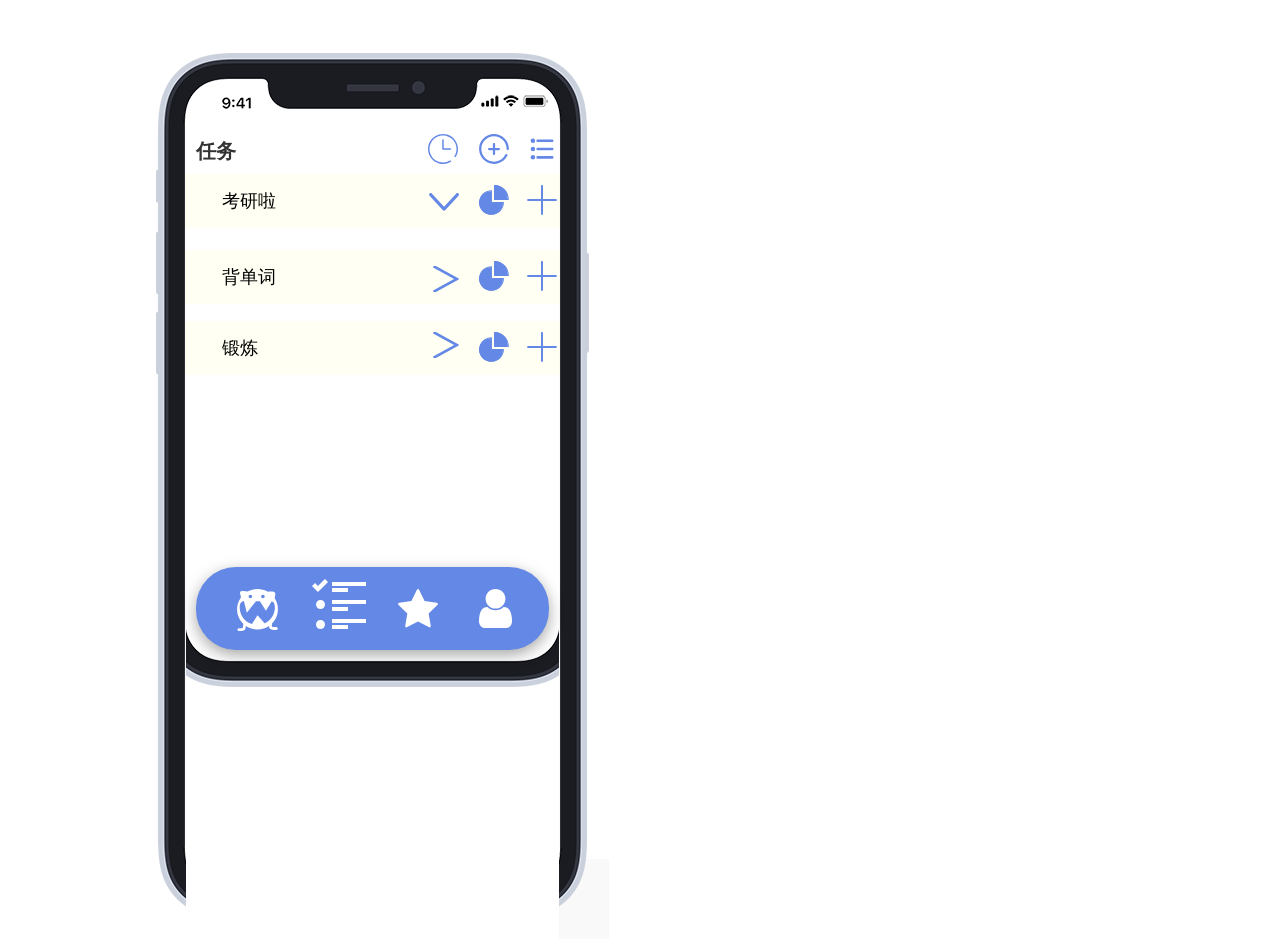
<file: 4__我的.html>
﻿<!DOCTYPE html>
<html>
  <head>
    <title>4. 我的</title>
    <meta http-equiv="X-UA-Compatible" content="IE=edge"/>
    <meta http-equiv="content-type" content="text/html; charset=utf-8"/>
    <link href="resources/css/axure_rp_page.css" type="text/css" rel="stylesheet"/>
    <link href="data/styles.css" type="text/css" rel="stylesheet"/>
    <link href="files/4__我的/styles.css" type="text/css" rel="stylesheet"/>
    <script src="resources/scripts/jquery-3.2.1.min.js"></script>
    <script src="resources/scripts/axure/axQuery.js"></script>
    <script src="resources/scripts/axure/globals.js"></script>
    <script src="resources/scripts/axutils.js"></script>
    <script src="resources/scripts/axure/annotation.js"></script>
    <script src="resources/scripts/axure/axQuery.std.js"></script>
    <script src="resources/scripts/axure/doc.js"></script>
    <script src="resources/scripts/messagecenter.js"></script>
    <script src="resources/scripts/axure/events.js"></script>
    <script src="resources/scripts/axure/recording.js"></script>
    <script src="resources/scripts/axure/action.js"></script>
    <script src="resources/scripts/axure/expr.js"></script>
    <script src="resources/scripts/axure/geometry.js"></script>
    <script src="resources/scripts/axure/flyout.js"></script>
    <script src="resources/scripts/axure/model.js"></script>
    <script src="resources/scripts/axure/repeater.js"></script>
    <script src="resources/scripts/axure/sto.js"></script>
    <script src="resources/scripts/axure/utils.temp.js"></script>
    <script src="resources/scripts/axure/variables.js"></script>
    <script src="resources/scripts/axure/drag.js"></script>
    <script src="resources/scripts/axure/move.js"></script>
    <script src="resources/scripts/axure/visibility.js"></script>
    <script src="resources/scripts/axure/style.js"></script>
    <script src="resources/scripts/axure/adaptive.js"></script>
    <script src="resources/scripts/axure/tree.js"></script>
    <script src="resources/scripts/axure/init.temp.js"></script>
    <script src="resources/scripts/axure/legacy.js"></script>
    <script src="resources/scripts/axure/viewer.js"></script>
    <script src="resources/scripts/axure/math.js"></script>
    <script src="resources/scripts/axure/jquery.nicescroll.min.js"></script>
    <script src="data/document.js"></script>
    <script src="files/4__我的/data.js"></script>
    <script type="text/javascript">
      $axure.utils.getTransparentGifPath = function() { return 'resources/images/transparent.gif'; };
      $axure.utils.getOtherPath = function() { return 'resources/Other.html'; };
      $axure.utils.getReloadPath = function() { return 'resources/reload.html'; };
    </script>
  </head>
  <body>
    <div id="base" class="">

      <!-- Unnamed (Rectangle) -->
      <div id="u1462" class="ax_default box_2">
        <div id="u1462_div" class=""></div>
        <div id="u1462_text" class="text " style="display:none; visibility: hidden">
          <p></p>
        </div>
      </div>

      <!-- Unnamed (Dynamic Panel) -->
      <div id="u1463" class="ax_default">
        <div id="u1463_state0" class="panel_state" data-label="State1" style="">
          <div id="u1463_state0_content" class="panel_state_content">

            <!-- Unnamed (Rectangle) -->
            <div id="u1464" class="ax_default box_3">
              <div id="u1464_div" class=""></div>
              <div id="u1464_text" class="text " style="display:none; visibility: hidden">
                <p></p>
              </div>
            </div>

            <!-- Unnamed (Shape) -->
            <div id="u1465" class="ax_default icon">
              <img id="u1465_img" class="img " src="images/1__首页_-_专注模式页/u4.svg"/>
              <div id="u1465_text" class="text " style="display:none; visibility: hidden">
                <p></p>
              </div>
            </div>

            <!-- Unnamed (Shape) -->
            <div id="u1466" class="ax_default icon">
              <img id="u1466_img" class="img " src="images/1__首页_-_专注模式页/u5.svg"/>
              <div id="u1466_text" class="text " style="display:none; visibility: hidden">
                <p></p>
              </div>
            </div>

            <!-- Unnamed (Shape) -->
            <div id="u1467" class="ax_default icon selected">
              <img id="u1467_img" class="img " src="images/2__任务页/u31.svg"/>
              <div id="u1467_text" class="text " style="display:none; visibility: hidden">
                <p></p>
              </div>
            </div>

            <!-- task (Group) -->
            <div id="u1468" class="ax_default" data-label="task" data-left="116" data-top="12" data-width="54" data-height="50">

              <!-- Unnamed (Shape) -->
              <div id="u1469" class="ax_default icon">
                <img id="u1469_img" class="img " src="images/2__任务页/u33.svg"/>
                <div id="u1469_text" class="text " style="display:none; visibility: hidden">
                  <p></p>
                </div>
              </div>

              <!-- Unnamed (Ellipse) -->
              <div id="u1470" class="ax_default icon">
                <img id="u1470_img" class="img " src="images/2__任务页/u34.svg"/>
                <div id="u1470_text" class="text " style="display:none; visibility: hidden">
                  <p></p>
                </div>
              </div>

              <!-- Unnamed (Ellipse) -->
              <div id="u1471" class="ax_default icon">
                <img id="u1471_img" class="img " src="images/2__任务页/u34.svg"/>
                <div id="u1471_text" class="text " style="display:none; visibility: hidden">
                  <p></p>
                </div>
              </div>

              <!-- Unnamed (Shape) -->
              <div id="u1472" class="ax_default icon">
                <img id="u1472_img" class="img " src="images/2__任务页/u36.svg"/>
                <div id="u1472_text" class="text " style="display:none; visibility: hidden">
                  <p></p>
                </div>
              </div>

              <!-- Unnamed (Shape) -->
              <div id="u1473" class="ax_default icon">
                <img id="u1473_img" class="img " src="images/2__任务页/u37.svg"/>
                <div id="u1473_text" class="text " style="display:none; visibility: hidden">
                  <p></p>
                </div>
              </div>

              <!-- Unnamed (Shape) -->
              <div id="u1474" class="ax_default icon">
                <img id="u1474_img" class="img " src="images/2__任务页/u38.svg"/>
                <div id="u1474_text" class="text " style="display:none; visibility: hidden">
                  <p></p>
                </div>
              </div>

              <!-- Unnamed (Shape) -->
              <div id="u1475" class="ax_default icon">
                <img id="u1475_img" class="img " src="images/2__任务页/u39.svg"/>
                <div id="u1475_text" class="text " style="display:none; visibility: hidden">
                  <p></p>
                </div>
              </div>

              <!-- Unnamed (Shape) -->
              <div id="u1476" class="ax_default icon">
                <img id="u1476_img" class="img " src="images/2__任务页/u40.svg"/>
                <div id="u1476_text" class="text " style="display:none; visibility: hidden">
                  <p></p>
                </div>
              </div>

              <!-- Unnamed (Shape) -->
              <div id="u1477" class="ax_default icon">
                <img id="u1477_img" class="img " src="images/2__任务页/u41.svg"/>
                <div id="u1477_text" class="text " style="display:none; visibility: hidden">
                  <p></p>
                </div>
              </div>
            </div>
          </div>
        </div>
      </div>

      <!-- Unnamed (Group) -->
      <div id="u1478" class="ax_default" data-left="156" data-top="53" data-width="453" data-height="886">

        <!-- Unnamed (Rectangle) -->
        <div id="u1479" class="ax_default box_1">
          <div id="u1479_div" class=""></div>
          <div id="u1479_text" class="text " style="display:none; visibility: hidden">
            <p></p>
          </div>
        </div>

        <!-- Unnamed (Image) -->
        <div id="u1480" class="ax_default image">
          <img id="u1480_img" class="img " src="images/1__首页_-_专注模式页/u20.png"/>
          <div id="u1480_text" class="text " style="display:none; visibility: hidden">
            <p></p>
          </div>
        </div>

        <!-- Unnamed (Image) -->
        <div id="u1481" class="ax_default image">
          <img id="u1481_img" class="img " src="images/1__首页_-_专注模式页/u21.png"/>
          <div id="u1481_text" class="text " style="display:none; visibility: hidden">
            <p></p>
          </div>
        </div>

        <!-- 下巴 (Dynamic Panel) -->
        <div id="u1482" class="ax_default" data-label="下巴">
          <div id="u1482_state0" class="panel_state" data-label="State1" style="">
            <div id="u1482_state0_content" class="panel_state_content">

              <!-- Unnamed (Image) -->
              <div id="u1483" class="ax_default image">
                <img id="u1483_img" class="img " src="images/1__首页_-_专注模式页/u22.png"/>
                <div id="u1483_text" class="text " style="display:none; visibility: hidden">
                  <p></p>
                </div>
              </div>
            </div>
          </div>
        </div>

        <!-- Unnamed (Image) -->
        <div id="u1484" class="ax_default image">
          <img id="u1484_img" class="img " src="images/1__首页_-_专注模式页/u23.png"/>
          <div id="u1484_text" class="text " style="display:none; visibility: hidden">
            <p></p>
          </div>
        </div>

        <!-- Unnamed (Status Bar) -->

        <!-- Unnamed (Image) -->
        <div id="u1486" class="ax_default image">
          <img id="u1486_img" class="img " src="images/1__首页_-_专注模式页/u25.png"/>
          <div id="u1486_text" class="text " style="display:none; visibility: hidden">
            <p></p>
          </div>
        </div>
        <div id="u1485" style="display:none; visibility:hidden;"></div>
      </div>

      <!-- Unnamed (Group) -->
      <div id="u1487" class="ax_default" data-left="479" data-top="134" data-width="30" data-height="30">

        <!-- Unnamed (Shape) -->
        <div id="u1488" class="ax_default icon">
          <img id="u1488_img" class="img " src="images/2__任务页/u52.svg"/>
          <div id="u1488_text" class="text " style="display:none; visibility: hidden">
            <p></p>
          </div>
        </div>

        <!-- Unnamed (Shape) -->
        <div id="u1489" class="ax_default icon">
          <img id="u1489_img" class="img " src="images/2__任务页/u53.svg"/>
          <div id="u1489_text" class="text " style="display:none; visibility: hidden">
            <p></p>
          </div>
        </div>
      </div>

      <!-- Unnamed (Shape) -->
      <div id="u1490" class="ax_default icon">
        <img id="u1490_img" class="img " src="images/2__任务页/u54.svg"/>
        <div id="u1490_text" class="text " style="display:none; visibility: hidden">
          <p></p>
        </div>
      </div>

      <!-- Unnamed (SVG) -->
      <div id="u1491" class="ax_default image">
        <img id="u1491_img" class="img " src="images/2__任务页/u55.svg"/>
        <div id="u1491_text" class="text " style="display:none; visibility: hidden">
          <p></p>
        </div>
      </div>

      <!-- Unnamed (Rectangle) -->
      <div id="u1492" class="ax_default box_1">
        <div id="u1492_div" class=""></div>
        <div id="u1492_text" class="text " style="display:none; visibility: hidden">
          <p></p>
        </div>
      </div>

      <!-- Unnamed (Rectangle) -->
      <div id="u1493" class="ax_default label">
        <div id="u1493_div" class=""></div>
        <div id="u1493_text" class="text ">
          <p><span>考研啦</span></p>
        </div>
      </div>

      <!-- Unnamed (Shape) -->
      <div id="u1494" class="ax_default icon">
        <img id="u1494_img" class="img " src="images/2__任务页/u58.svg"/>
        <div id="u1494_text" class="text " style="display:none; visibility: hidden">
          <p></p>
        </div>
      </div>

      <!-- Unnamed (Group) -->
      <div id="u1495" class="ax_default" data-left="479" data-top="185" data-width="30" data-height="30">

        <!-- Unnamed (Shape) -->
        <div id="u1496" class="ax_default icon">
          <img id="u1496_img" class="img " src="images/2__任务页/u60.svg"/>
          <div id="u1496_text" class="text " style="display:none; visibility: hidden">
            <p></p>
          </div>
        </div>

        <!-- Unnamed (Shape) -->
        <div id="u1497" class="ax_default icon">
          <img id="u1497_img" class="img " src="images/2__任务页/u61.svg"/>
          <div id="u1497_text" class="text " style="display:none; visibility: hidden">
            <p></p>
          </div>
        </div>

        <!-- Unnamed (Shape) -->
        <div id="u1498" class="ax_default icon">
          <img id="u1498_img" class="img " src="images/2__任务页/u62.svg"/>
          <div id="u1498_text" class="text " style="display:none; visibility: hidden">
            <p></p>
          </div>
        </div>

        <!-- Unnamed (Shape) -->
        <div id="u1499" class="ax_default icon">
          <img id="u1499_img" class="img " src="images/2__任务页/u63.svg"/>
          <div id="u1499_text" class="text " style="display:none; visibility: hidden">
            <p></p>
          </div>
        </div>
      </div>

      <!-- Unnamed (Shape) -->
      <div id="u1500" class="ax_default icon">
        <img id="u1500_img" class="img " src="images/2__任务页/u64.svg"/>
        <div id="u1500_text" class="text " style="display:none; visibility: hidden">
          <p></p>
        </div>
      </div>

      <!-- Unnamed (Rectangle) -->
      <div id="u1501" class="ax_default label">
        <div id="u1501_div" class=""></div>
        <div id="u1501_text" class="text ">
          <p><span>任务</span></p>
        </div>
      </div>

      <!-- 二级导航 (Dynamic Panel) -->
      <div id="u1502" class="ax_default ax_default_hidden" data-label="二级导航" style="display:none; visibility: hidden">
        <div id="u1502_state0" class="panel_state" data-label="State1" style="">
          <div id="u1502_state0_content" class="panel_state_content">

            <!-- Unnamed (Rectangle) -->
            <div id="u1503" class="ax_default flow_shape">
              <div id="u1503_div" class=""></div>
              <div id="u1503_text" class="text " style="display:none; visibility: hidden">
                <p></p>
              </div>
            </div>

            <!-- Unnamed (Rectangle) -->
            <div id="u1504" class="ax_default label">
              <div id="u1504_div" class=""></div>
              <div id="u1504_text" class="text ">
                <p><span>考研英语</span></p>
              </div>
            </div>

            <!-- Unnamed (Rectangle) -->
            <div id="u1505" class="ax_default label">
              <div id="u1505_div" class=""></div>
              <div id="u1505_text" class="text ">
                <p><span>25分钟-习惯</span></p>
              </div>
            </div>

            <!-- Unnamed (Ellipse) -->
            <div id="u1506" class="ax_default ellipse">
              <img id="u1506_img" class="img " src="images/点击按钮出现详细事项（图）/u1001.svg"/>
              <div id="u1506_text" class="text ">
                <p><span>0%</span></p>
              </div>
            </div>

            <!-- Unnamed (Rectangle) -->
            <div id="u1507" class="ax_default label">
              <div id="u1507_div" class=""></div>
              <div id="u1507_text" class="text ">
                <p><span>今日 0/5 分钟</span></p>
              </div>
            </div>

            <!-- Unnamed (Rectangle) -->
            <div id="u1508" class="ax_default label">
              <div id="u1508_div" class=""></div>
              <div id="u1508_text" class="text ">
                <p><span>开始</span></p>
              </div>
            </div>

            <!-- Unnamed (Rectangle) -->
            <div id="u1509" class="ax_default flow_shape">
              <div id="u1509_div" class=""></div>
              <div id="u1509_text" class="text " style="display:none; visibility: hidden">
                <p></p>
              </div>
            </div>

            <!-- Unnamed (Rectangle) -->
            <div id="u1510" class="ax_default label">
              <div id="u1510_div" class=""></div>
              <div id="u1510_text" class="text ">
                <p><span>考研数学</span></p>
              </div>
            </div>

            <!-- Unnamed (Rectangle) -->
            <div id="u1511" class="ax_default label">
              <div id="u1511_div" class=""></div>
              <div id="u1511_text" class="text ">
                <p><span>25分钟-习惯</span></p>
              </div>
            </div>

            <!-- Unnamed (Ellipse) -->
            <div id="u1512" class="ax_default ellipse">
              <img id="u1512_img" class="img " src="images/点击按钮出现详细事项（图）/u1001.svg"/>
              <div id="u1512_text" class="text ">
                <p><span>0%</span></p>
              </div>
            </div>

            <!-- Unnamed (Rectangle) -->
            <div id="u1513" class="ax_default label">
              <div id="u1513_div" class=""></div>
              <div id="u1513_text" class="text ">
                <p><span>今日 0/15 分钟</span></p>
              </div>
            </div>

            <!-- Unnamed (Rectangle) -->
            <div id="u1514" class="ax_default label">
              <div id="u1514_div" class=""></div>
              <div id="u1514_text" class="text ">
                <p><span>开始</span></p>
              </div>
            </div>
          </div>
        </div>
      </div>

      <!-- Unnamed (Rectangle) -->
      <div id="u1515" class="ax_default box_1">
        <div id="u1515_div" class=""></div>
        <div id="u1515_text" class="text " style="display:none; visibility: hidden">
          <p></p>
        </div>
      </div>

      <!-- Unnamed (Rectangle) -->
      <div id="u1516" class="ax_default label">
        <div id="u1516_div" class=""></div>
        <div id="u1516_text" class="text ">
          <p><span>背单词</span></p>
        </div>
      </div>

      <!-- Unnamed (Group) -->
      <div id="u1517" class="ax_default" data-left="479" data-top="261" data-width="30" data-height="30">

        <!-- Unnamed (Shape) -->
        <div id="u1518" class="ax_default icon">
          <img id="u1518_img" class="img " src="images/2__任务页/u60.svg"/>
          <div id="u1518_text" class="text " style="display:none; visibility: hidden">
            <p></p>
          </div>
        </div>

        <!-- Unnamed (Shape) -->
        <div id="u1519" class="ax_default icon">
          <img id="u1519_img" class="img " src="images/2__任务页/u61.svg"/>
          <div id="u1519_text" class="text " style="display:none; visibility: hidden">
            <p></p>
          </div>
        </div>

        <!-- Unnamed (Shape) -->
        <div id="u1520" class="ax_default icon">
          <img id="u1520_img" class="img " src="images/2__任务页/u62.svg"/>
          <div id="u1520_text" class="text " style="display:none; visibility: hidden">
            <p></p>
          </div>
        </div>

        <!-- Unnamed (Shape) -->
        <div id="u1521" class="ax_default icon">
          <img id="u1521_img" class="img " src="images/2__任务页/u63.svg"/>
          <div id="u1521_text" class="text " style="display:none; visibility: hidden">
            <p></p>
          </div>
        </div>
      </div>

      <!-- Unnamed (Shape) -->
      <div id="u1522" class="ax_default icon">
        <img id="u1522_img" class="img " src="images/2__任务页/u64.svg"/>
        <div id="u1522_text" class="text " style="display:none; visibility: hidden">
          <p></p>
        </div>
      </div>

      <!-- Unnamed (Rectangle) -->
      <div id="u1523" class="ax_default box_1">
        <div id="u1523_div" class=""></div>
        <div id="u1523_text" class="text " style="display:none; visibility: hidden">
          <p></p>
        </div>
      </div>

      <!-- Unnamed (Rectangle) -->
      <div id="u1524" class="ax_default label">
        <div id="u1524_div" class=""></div>
        <div id="u1524_text" class="text ">
          <p><span>锻炼</span></p>
        </div>
      </div>

      <!-- Unnamed (Group) -->
      <div id="u1525" class="ax_default" data-left="479" data-top="332" data-width="30" data-height="30">

        <!-- Unnamed (Shape) -->
        <div id="u1526" class="ax_default icon">
          <img id="u1526_img" class="img " src="images/2__任务页/u60.svg"/>
          <div id="u1526_text" class="text " style="display:none; visibility: hidden">
            <p></p>
          </div>
        </div>

        <!-- Unnamed (Shape) -->
        <div id="u1527" class="ax_default icon">
          <img id="u1527_img" class="img " src="images/2__任务页/u61.svg"/>
          <div id="u1527_text" class="text " style="display:none; visibility: hidden">
            <p></p>
          </div>
        </div>

        <!-- Unnamed (Shape) -->
        <div id="u1528" class="ax_default icon">
          <img id="u1528_img" class="img " src="images/2__任务页/u62.svg"/>
          <div id="u1528_text" class="text " style="display:none; visibility: hidden">
            <p></p>
          </div>
        </div>

        <!-- Unnamed (Shape) -->
        <div id="u1529" class="ax_default icon">
          <img id="u1529_img" class="img " src="images/2__任务页/u63.svg"/>
          <div id="u1529_text" class="text " style="display:none; visibility: hidden">
            <p></p>
          </div>
        </div>
      </div>

      <!-- Unnamed (Shape) -->
      <div id="u1530" class="ax_default icon">
        <img id="u1530_img" class="img " src="images/2__任务页/u64.svg"/>
        <div id="u1530_text" class="text " style="display:none; visibility: hidden">
          <p></p>
        </div>
      </div>

      <!-- Unnamed (Shape) -->
      <div id="u1531" class="ax_default icon">
        <img id="u1531_img" class="img " src="images/2__任务页/u82.svg"/>
        <div id="u1531_text" class="text " style="display:none; visibility: hidden">
          <p></p>
        </div>
      </div>

      <!-- Unnamed (Shape) -->
      <div id="u1532" class="ax_default icon">
        <img id="u1532_img" class="img " src="images/2__任务页/u82.svg"/>
        <div id="u1532_text" class="text " style="display:none; visibility: hidden">
          <p></p>
        </div>
      </div>

      <!-- Unnamed (Dynamic Panel) -->
      <div id="u1533" class="ax_default ax_default_hidden" style="display:none; visibility: hidden">
        <div id="u1533_state0" class="panel_state" data-label="State1" style="">
          <div id="u1533_state0_content" class="panel_state_content">

            <!-- Unnamed (Rectangle) -->
            <div id="u1534" class="ax_default flow_shape">
              <div id="u1534_div" class=""></div>
              <div id="u1534_text" class="text " style="display:none; visibility: hidden">
                <p></p>
              </div>
            </div>

            <!-- Unnamed (Rectangle) -->
            <div id="u1535" class="ax_default flow_shape">
              <div id="u1535_div" class=""></div>
              <div id="u1535_text" class="text " style="display:none; visibility: hidden">
                <p></p>
              </div>
            </div>

            <!-- Unnamed (Rectangle) -->
            <div id="u1536" class="ax_default label">
              <div id="u1536_div" class=""></div>
              <div id="u1536_text" class="text ">
                <p><span>添 加 待 办</span></p>
              </div>
            </div>

            <!-- Unnamed (Shape) -->
            <div id="u1537" class="ax_default icon">
              <img id="u1537_img" class="img " src="images/2__任务页/u88.svg"/>
              <div id="u1537_text" class="text " style="display:none; visibility: hidden">
                <p></p>
              </div>
            </div>

            <!-- Unnamed (Group) -->
            <div id="u1538" class="ax_default" data-left="325" data-top="15" data-width="23" data-height="25">

              <!-- Unnamed (Shape) -->
              <div id="u1539" class="ax_default icon">
                <img id="u1539_img" class="img " src="images/2__任务页/u90.svg"/>
                <div id="u1539_text" class="text " style="display:none; visibility: hidden">
                  <p></p>
                </div>
              </div>

              <!-- Unnamed (Shape) -->
              <div id="u1540" class="ax_default icon">
                <img id="u1540_img" class="img " src="images/2__任务页/u91.svg"/>
                <div id="u1540_text" class="text " style="display:none; visibility: hidden">
                  <p></p>
                </div>
              </div>
            </div>

            <!-- 1 (Rectangle) -->
            <div id="u1541" class="ax_default box_1" data-label="1">
              <div id="u1541_div" class=""></div>
              <div id="u1541_text" class="text " style="display:none; visibility: hidden">
                <p></p>
              </div>
            </div>

            <!-- Unnamed (Text Field) -->
            <div id="u1542" class="ax_default text_field">
              <div id="u1542_div" class=""></div>
              <input id="u1542_input" type="text" value="" class="u1542_input"/>
            </div>

            <!-- 1 (Rectangle) -->
            <div id="u1543" class="ax_default box_1" data-label="1">
              <div id="u1543_div" class=""></div>
              <div id="u1543_text" class="text " style="display:none; visibility: hidden">
                <p></p>
              </div>
            </div>

            <!-- 开始日期 (Text Field) -->
            <div id="u1544" class="ax_default text_field" data-label="开始日期">
              <div id="u1544_div" class=""></div>
              <input id="u1544_input" type="date" value="" class="u1544_input"/>
            </div>

            <!-- 1 (Rectangle) -->
            <div id="u1545" class="ax_default box_1" data-label="1">
              <div id="u1545_div" class=""></div>
              <div id="u1545_text" class="text " style="display:none; visibility: hidden">
                <p></p>
              </div>
            </div>

            <!-- 截至日期 (Text Field) -->
            <div id="u1546" class="ax_default text_field" data-label="截至日期">
              <div id="u1546_div" class=""></div>
              <input id="u1546_input" type="date" value="" class="u1546_input"/>
            </div>
          </div>
        </div>
      </div>

      <!-- Unnamed (Hot Spot) -->
      <div id="u1547" class="ax_default">
      </div>
    </div>
    <script src="resources/scripts/axure/ios.js"></script>
  </body>
</html>
</file>
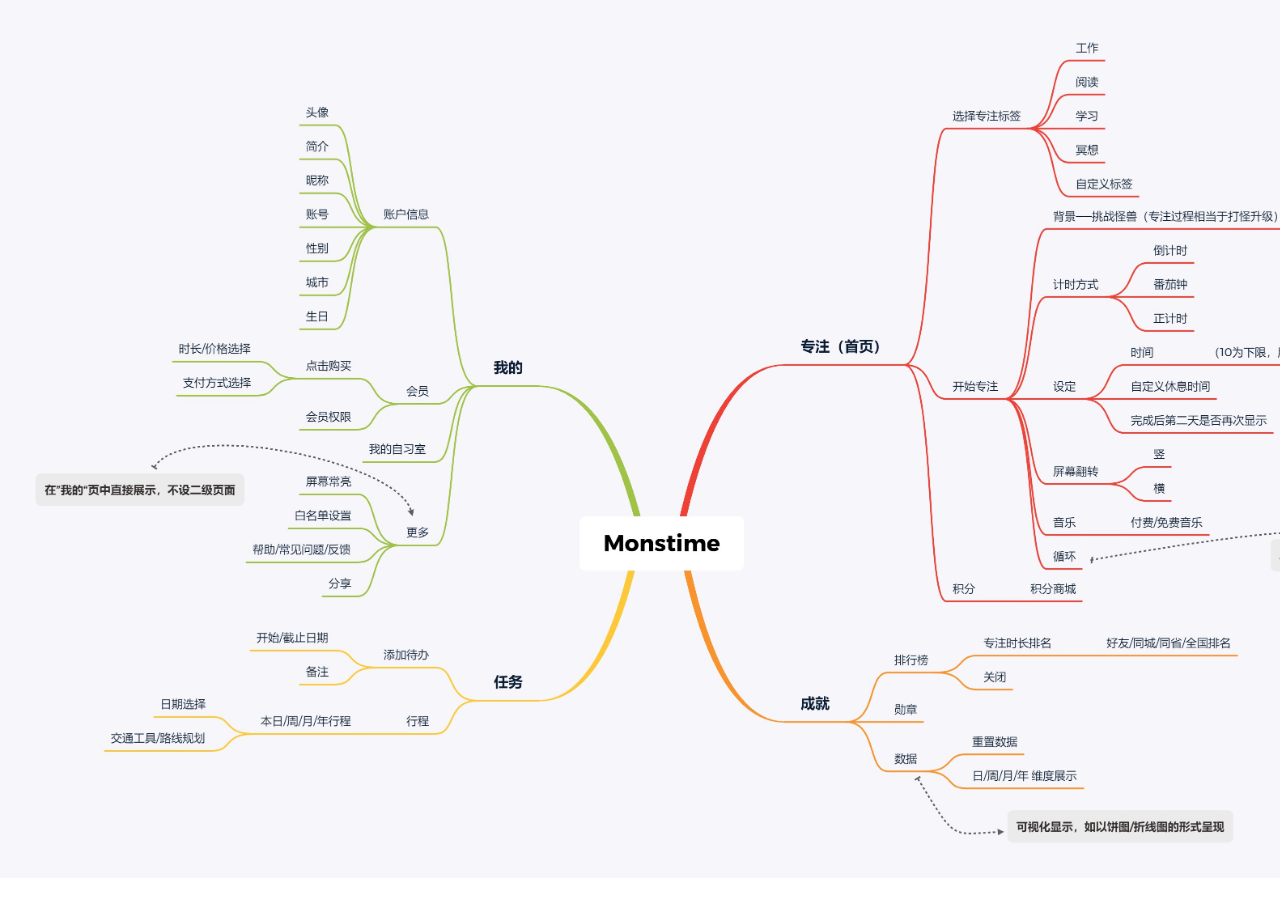
<file: 产品架构图.html>
﻿<!DOCTYPE html>
<html>
  <head>
    <title>产品架构图</title>
    <meta http-equiv="X-UA-Compatible" content="IE=edge"/>
    <meta http-equiv="content-type" content="text/html; charset=utf-8"/>
    <link href="resources/css/axure_rp_page.css" type="text/css" rel="stylesheet"/>
    <link href="data/styles.css" type="text/css" rel="stylesheet"/>
    <link href="files/产品架构图/styles.css" type="text/css" rel="stylesheet"/>
    <script src="resources/scripts/jquery-3.2.1.min.js"></script>
    <script src="resources/scripts/axure/axQuery.js"></script>
    <script src="resources/scripts/axure/globals.js"></script>
    <script src="resources/scripts/axutils.js"></script>
    <script src="resources/scripts/axure/annotation.js"></script>
    <script src="resources/scripts/axure/axQuery.std.js"></script>
    <script src="resources/scripts/axure/doc.js"></script>
    <script src="resources/scripts/messagecenter.js"></script>
    <script src="resources/scripts/axure/events.js"></script>
    <script src="resources/scripts/axure/recording.js"></script>
    <script src="resources/scripts/axure/action.js"></script>
    <script src="resources/scripts/axure/expr.js"></script>
    <script src="resources/scripts/axure/geometry.js"></script>
    <script src="resources/scripts/axure/flyout.js"></script>
    <script src="resources/scripts/axure/model.js"></script>
    <script src="resources/scripts/axure/repeater.js"></script>
    <script src="resources/scripts/axure/sto.js"></script>
    <script src="resources/scripts/axure/utils.temp.js"></script>
    <script src="resources/scripts/axure/variables.js"></script>
    <script src="resources/scripts/axure/drag.js"></script>
    <script src="resources/scripts/axure/move.js"></script>
    <script src="resources/scripts/axure/visibility.js"></script>
    <script src="resources/scripts/axure/style.js"></script>
    <script src="resources/scripts/axure/adaptive.js"></script>
    <script src="resources/scripts/axure/tree.js"></script>
    <script src="resources/scripts/axure/init.temp.js"></script>
    <script src="resources/scripts/axure/legacy.js"></script>
    <script src="resources/scripts/axure/viewer.js"></script>
    <script src="resources/scripts/axure/math.js"></script>
    <script src="resources/scripts/axure/jquery.nicescroll.min.js"></script>
    <script src="data/document.js"></script>
    <script src="files/产品架构图/data.js"></script>
    <script type="text/javascript">
      $axure.utils.getTransparentGifPath = function() { return 'resources/images/transparent.gif'; };
      $axure.utils.getOtherPath = function() { return 'resources/Other.html'; };
      $axure.utils.getReloadPath = function() { return 'resources/reload.html'; };
    </script>
  </head>
  <body>
    <div id="base" class="">

      <!-- Unnamed (Image) -->
      <div id="u0" class="ax_default image">
        <img id="u0_img" class="img " src="images/产品架构图/u0.jpg"/>
        <div id="u0_text" class="text " style="display:none; visibility: hidden">
          <p></p>
        </div>
      </div>
    </div>
    <script src="resources/scripts/axure/ios.js"></script>
  </body>
</html>
</file>
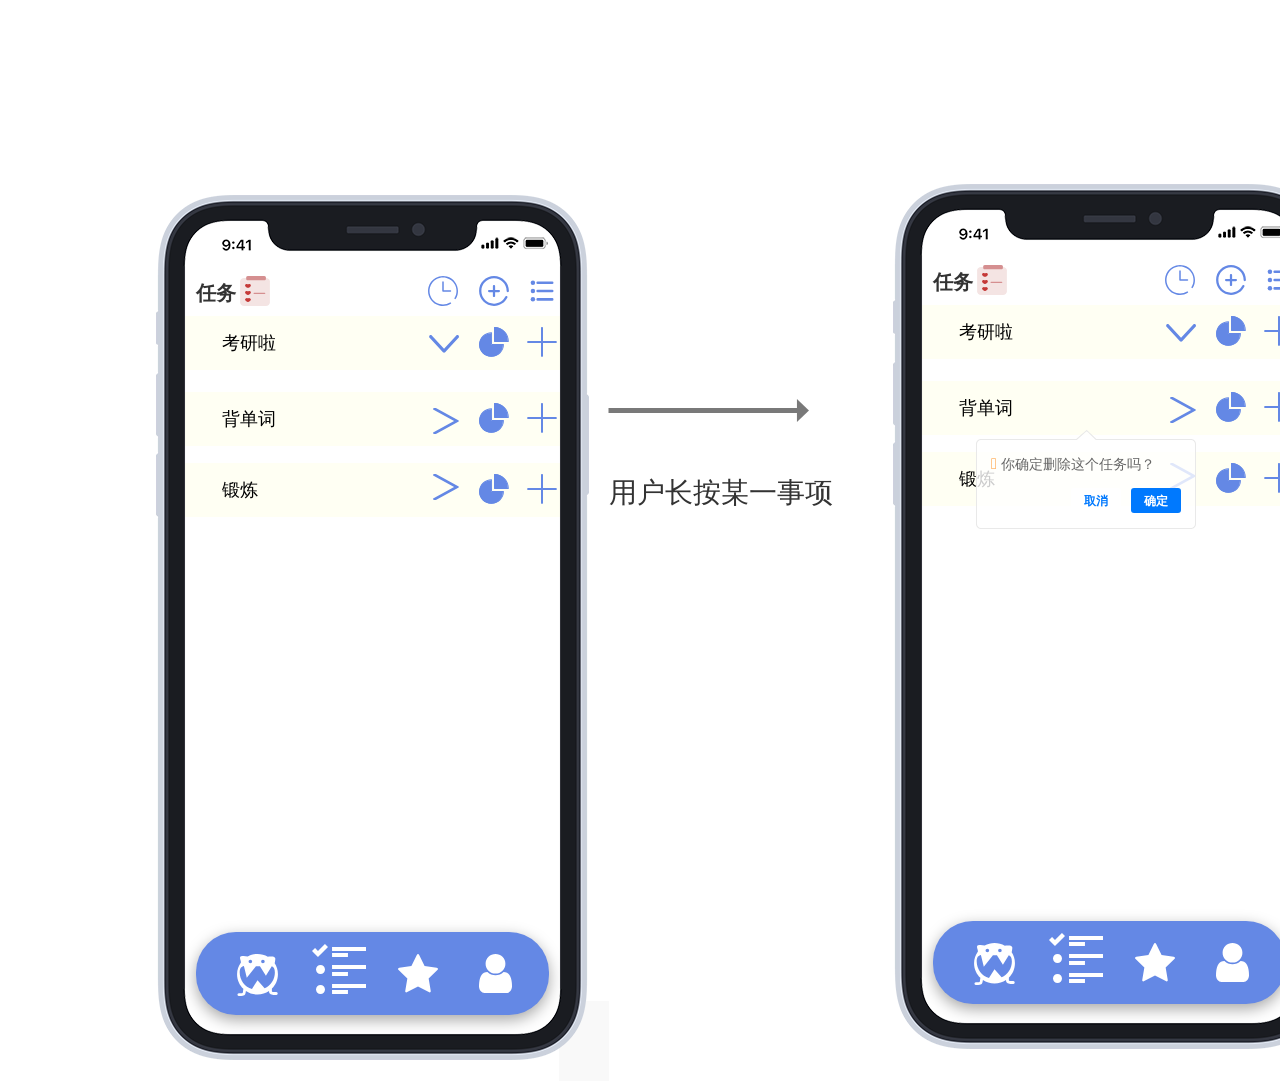
<file: 删除待办（图）.html>
﻿<!DOCTYPE html>
<html>
  <head>
    <title>删除待办（图）</title>
    <meta http-equiv="X-UA-Compatible" content="IE=edge"/>
    <meta http-equiv="content-type" content="text/html; charset=utf-8"/>
    <link href="resources/css/axure_rp_page.css" type="text/css" rel="stylesheet"/>
    <link href="data/styles.css" type="text/css" rel="stylesheet"/>
    <link href="files/删除待办（图）/styles.css" type="text/css" rel="stylesheet"/>
    <script src="resources/scripts/jquery-3.2.1.min.js"></script>
    <script src="resources/scripts/axure/axQuery.js"></script>
    <script src="resources/scripts/axure/globals.js"></script>
    <script src="resources/scripts/axutils.js"></script>
    <script src="resources/scripts/axure/annotation.js"></script>
    <script src="resources/scripts/axure/axQuery.std.js"></script>
    <script src="resources/scripts/axure/doc.js"></script>
    <script src="resources/scripts/messagecenter.js"></script>
    <script src="resources/scripts/axure/events.js"></script>
    <script src="resources/scripts/axure/recording.js"></script>
    <script src="resources/scripts/axure/action.js"></script>
    <script src="resources/scripts/axure/expr.js"></script>
    <script src="resources/scripts/axure/geometry.js"></script>
    <script src="resources/scripts/axure/flyout.js"></script>
    <script src="resources/scripts/axure/model.js"></script>
    <script src="resources/scripts/axure/repeater.js"></script>
    <script src="resources/scripts/axure/sto.js"></script>
    <script src="resources/scripts/axure/utils.temp.js"></script>
    <script src="resources/scripts/axure/variables.js"></script>
    <script src="resources/scripts/axure/drag.js"></script>
    <script src="resources/scripts/axure/move.js"></script>
    <script src="resources/scripts/axure/visibility.js"></script>
    <script src="resources/scripts/axure/style.js"></script>
    <script src="resources/scripts/axure/adaptive.js"></script>
    <script src="resources/scripts/axure/tree.js"></script>
    <script src="resources/scripts/axure/init.temp.js"></script>
    <script src="resources/scripts/axure/legacy.js"></script>
    <script src="resources/scripts/axure/viewer.js"></script>
    <script src="resources/scripts/axure/math.js"></script>
    <script src="resources/scripts/axure/jquery.nicescroll.min.js"></script>
    <script src="data/document.js"></script>
    <script src="files/删除待办（图）/data.js"></script>
    <script type="text/javascript">
      $axure.utils.getTransparentGifPath = function() { return 'resources/images/transparent.gif'; };
      $axure.utils.getOtherPath = function() { return 'resources/Other.html'; };
      $axure.utils.getReloadPath = function() { return 'resources/reload.html'; };
    </script>
  </head>
  <body>
    <div id="base" class="">

      <!-- Unnamed (Rectangle) -->
      <div id="u1039" class="ax_default box_2">
        <div id="u1039_div" class=""></div>
        <div id="u1039_text" class="text " style="display:none; visibility: hidden">
          <p></p>
        </div>
      </div>

      <!-- Unnamed (Dynamic Panel) -->
      <div id="u1040" class="ax_default">
        <div id="u1040_state0" class="panel_state" data-label="State1" style="">
          <div id="u1040_state0_content" class="panel_state_content">

            <!-- Unnamed (Rectangle) -->
            <div id="u1041" class="ax_default box_3">
              <div id="u1041_div" class=""></div>
              <div id="u1041_text" class="text " style="display:none; visibility: hidden">
                <p></p>
              </div>
            </div>

            <!-- Unnamed (Shape) -->
            <div id="u1042" class="ax_default icon">
              <img id="u1042_img" class="img " src="images/1__首页_-_专注模式页/u4.svg"/>
              <div id="u1042_text" class="text " style="display:none; visibility: hidden">
                <p></p>
              </div>
            </div>

            <!-- Unnamed (Shape) -->
            <div id="u1043" class="ax_default icon">
              <img id="u1043_img" class="img " src="images/1__首页_-_专注模式页/u5.svg"/>
              <div id="u1043_text" class="text " style="display:none; visibility: hidden">
                <p></p>
              </div>
            </div>

            <!-- Unnamed (Shape) -->
            <div id="u1044" class="ax_default icon selected">
              <img id="u1044_img" class="img " src="images/2__任务页/u31.svg"/>
              <div id="u1044_text" class="text " style="display:none; visibility: hidden">
                <p></p>
              </div>
            </div>

            <!-- task (Group) -->
            <div id="u1045" class="ax_default" data-label="task" data-left="116" data-top="12" data-width="54" data-height="50">

              <!-- Unnamed (Shape) -->
              <div id="u1046" class="ax_default icon">
                <img id="u1046_img" class="img " src="images/2__任务页/u33.svg"/>
                <div id="u1046_text" class="text " style="display:none; visibility: hidden">
                  <p></p>
                </div>
              </div>

              <!-- Unnamed (Ellipse) -->
              <div id="u1047" class="ax_default icon">
                <img id="u1047_img" class="img " src="images/2__任务页/u34.svg"/>
                <div id="u1047_text" class="text " style="display:none; visibility: hidden">
                  <p></p>
                </div>
              </div>

              <!-- Unnamed (Ellipse) -->
              <div id="u1048" class="ax_default icon">
                <img id="u1048_img" class="img " src="images/2__任务页/u34.svg"/>
                <div id="u1048_text" class="text " style="display:none; visibility: hidden">
                  <p></p>
                </div>
              </div>

              <!-- Unnamed (Shape) -->
              <div id="u1049" class="ax_default icon">
                <img id="u1049_img" class="img " src="images/2__任务页/u36.svg"/>
                <div id="u1049_text" class="text " style="display:none; visibility: hidden">
                  <p></p>
                </div>
              </div>

              <!-- Unnamed (Shape) -->
              <div id="u1050" class="ax_default icon">
                <img id="u1050_img" class="img " src="images/2__任务页/u37.svg"/>
                <div id="u1050_text" class="text " style="display:none; visibility: hidden">
                  <p></p>
                </div>
              </div>

              <!-- Unnamed (Shape) -->
              <div id="u1051" class="ax_default icon">
                <img id="u1051_img" class="img " src="images/2__任务页/u38.svg"/>
                <div id="u1051_text" class="text " style="display:none; visibility: hidden">
                  <p></p>
                </div>
              </div>

              <!-- Unnamed (Shape) -->
              <div id="u1052" class="ax_default icon">
                <img id="u1052_img" class="img " src="images/2__任务页/u39.svg"/>
                <div id="u1052_text" class="text " style="display:none; visibility: hidden">
                  <p></p>
                </div>
              </div>

              <!-- Unnamed (Shape) -->
              <div id="u1053" class="ax_default icon">
                <img id="u1053_img" class="img " src="images/2__任务页/u40.svg"/>
                <div id="u1053_text" class="text " style="display:none; visibility: hidden">
                  <p></p>
                </div>
              </div>

              <!-- Unnamed (Shape) -->
              <div id="u1054" class="ax_default icon">
                <img id="u1054_img" class="img " src="images/2__任务页/u41.svg"/>
                <div id="u1054_text" class="text " style="display:none; visibility: hidden">
                  <p></p>
                </div>
              </div>
            </div>
          </div>
        </div>
      </div>

      <!-- Unnamed (Group) -->
      <div id="u1055" class="ax_default" data-left="156" data-top="195" data-width="453" data-height="886">

        <!-- Unnamed (Rectangle) -->
        <div id="u1056" class="ax_default box_1">
          <div id="u1056_div" class=""></div>
          <div id="u1056_text" class="text " style="display:none; visibility: hidden">
            <p></p>
          </div>
        </div>

        <!-- Unnamed (Image) -->
        <div id="u1057" class="ax_default image">
          <img id="u1057_img" class="img " src="images/1__首页_-_专注模式页/u20.png"/>
          <div id="u1057_text" class="text " style="display:none; visibility: hidden">
            <p></p>
          </div>
        </div>

        <!-- Unnamed (Image) -->
        <div id="u1058" class="ax_default image">
          <img id="u1058_img" class="img " src="images/1__首页_-_专注模式页/u21.png"/>
          <div id="u1058_text" class="text " style="display:none; visibility: hidden">
            <p></p>
          </div>
        </div>

        <!-- 下巴 (Dynamic Panel) -->
        <div id="u1059" class="ax_default" data-label="下巴">
          <div id="u1059_state0" class="panel_state" data-label="State1" style="">
            <div id="u1059_state0_content" class="panel_state_content">

              <!-- Unnamed (Image) -->
              <div id="u1060" class="ax_default image">
                <img id="u1060_img" class="img " src="images/1__首页_-_专注模式页/u22.png"/>
                <div id="u1060_text" class="text " style="display:none; visibility: hidden">
                  <p></p>
                </div>
              </div>
            </div>
          </div>
        </div>

        <!-- Unnamed (Image) -->
        <div id="u1061" class="ax_default image">
          <img id="u1061_img" class="img " src="images/1__首页_-_专注模式页/u23.png"/>
          <div id="u1061_text" class="text " style="display:none; visibility: hidden">
            <p></p>
          </div>
        </div>

        <!-- Unnamed (Status Bar) -->

        <!-- Unnamed (Image) -->
        <div id="u1063" class="ax_default image">
          <img id="u1063_img" class="img " src="images/1__首页_-_专注模式页/u25.png"/>
          <div id="u1063_text" class="text " style="display:none; visibility: hidden">
            <p></p>
          </div>
        </div>
        <div id="u1062" style="display:none; visibility:hidden;"></div>
      </div>

      <!-- Unnamed (Group) -->
      <div id="u1064" class="ax_default" data-left="479" data-top="276" data-width="30" data-height="30">

        <!-- Unnamed (Shape) -->
        <div id="u1065" class="ax_default icon">
          <img id="u1065_img" class="img " src="images/2__任务页/u52.svg"/>
          <div id="u1065_text" class="text " style="display:none; visibility: hidden">
            <p></p>
          </div>
        </div>

        <!-- Unnamed (Shape) -->
        <div id="u1066" class="ax_default icon">
          <img id="u1066_img" class="img " src="images/2__任务页/u53.svg"/>
          <div id="u1066_text" class="text " style="display:none; visibility: hidden">
            <p></p>
          </div>
        </div>
      </div>

      <!-- Unnamed (Shape) -->
      <div id="u1067" class="ax_default icon">
        <img id="u1067_img" class="img " src="images/2__任务页/u54.svg"/>
        <div id="u1067_text" class="text " style="display:none; visibility: hidden">
          <p></p>
        </div>
      </div>

      <!-- Unnamed (SVG) -->
      <div id="u1068" class="ax_default image">
        <img id="u1068_img" class="img " src="images/2__任务页/u55.svg"/>
        <div id="u1068_text" class="text " style="display:none; visibility: hidden">
          <p></p>
        </div>
      </div>

      <!-- Unnamed (Rectangle) -->
      <div id="u1069" class="ax_default box_1">
        <div id="u1069_div" class=""></div>
        <div id="u1069_text" class="text " style="display:none; visibility: hidden">
          <p></p>
        </div>
      </div>

      <!-- Unnamed (Rectangle) -->
      <div id="u1070" class="ax_default label">
        <div id="u1070_div" class=""></div>
        <div id="u1070_text" class="text ">
          <p><span>考研啦</span></p>
        </div>
      </div>

      <!-- Unnamed (Shape) -->
      <div id="u1071" class="ax_default icon">
        <img id="u1071_img" class="img " src="images/2__任务页/u58.svg"/>
        <div id="u1071_text" class="text " style="display:none; visibility: hidden">
          <p></p>
        </div>
      </div>

      <!-- Unnamed (Group) -->
      <div id="u1072" class="ax_default" data-left="479" data-top="327" data-width="30" data-height="30">

        <!-- Unnamed (Shape) -->
        <div id="u1073" class="ax_default icon">
          <img id="u1073_img" class="img " src="images/2__任务页/u60.svg"/>
          <div id="u1073_text" class="text " style="display:none; visibility: hidden">
            <p></p>
          </div>
        </div>

        <!-- Unnamed (Shape) -->
        <div id="u1074" class="ax_default icon">
          <img id="u1074_img" class="img " src="images/2__任务页/u61.svg"/>
          <div id="u1074_text" class="text " style="display:none; visibility: hidden">
            <p></p>
          </div>
        </div>

        <!-- Unnamed (Shape) -->
        <div id="u1075" class="ax_default icon">
          <img id="u1075_img" class="img " src="images/2__任务页/u62.svg"/>
          <div id="u1075_text" class="text " style="display:none; visibility: hidden">
            <p></p>
          </div>
        </div>

        <!-- Unnamed (Shape) -->
        <div id="u1076" class="ax_default icon">
          <img id="u1076_img" class="img " src="images/2__任务页/u63.svg"/>
          <div id="u1076_text" class="text " style="display:none; visibility: hidden">
            <p></p>
          </div>
        </div>
      </div>

      <!-- Unnamed (Shape) -->
      <div id="u1077" class="ax_default icon">
        <img id="u1077_img" class="img " src="images/2__任务页/u64.svg"/>
        <div id="u1077_text" class="text " style="display:none; visibility: hidden">
          <p></p>
        </div>
      </div>

      <!-- Unnamed (Rectangle) -->
      <div id="u1078" class="ax_default label">
        <div id="u1078_div" class=""></div>
        <div id="u1078_text" class="text ">
          <p><span>任务</span></p>
        </div>
      </div>

      <!-- Unnamed (Rectangle) -->
      <div id="u1079" class="ax_default box_1">
        <div id="u1079_div" class=""></div>
        <div id="u1079_text" class="text " style="display:none; visibility: hidden">
          <p></p>
        </div>
      </div>

      <!-- 背单词 (Rectangle) -->
      <div id="u1080" class="ax_default label" data-label="背单词">
        <div id="u1080_div" class=""></div>
        <div id="u1080_text" class="text ">
          <p><span>背单词</span></p>
        </div>
      </div>

      <!-- Unnamed (Group) -->
      <div id="u1081" class="ax_default" data-left="479" data-top="403" data-width="30" data-height="30">

        <!-- Unnamed (Shape) -->
        <div id="u1082" class="ax_default icon">
          <img id="u1082_img" class="img " src="images/2__任务页/u60.svg"/>
          <div id="u1082_text" class="text " style="display:none; visibility: hidden">
            <p></p>
          </div>
        </div>

        <!-- Unnamed (Shape) -->
        <div id="u1083" class="ax_default icon">
          <img id="u1083_img" class="img " src="images/2__任务页/u61.svg"/>
          <div id="u1083_text" class="text " style="display:none; visibility: hidden">
            <p></p>
          </div>
        </div>

        <!-- Unnamed (Shape) -->
        <div id="u1084" class="ax_default icon">
          <img id="u1084_img" class="img " src="images/2__任务页/u62.svg"/>
          <div id="u1084_text" class="text " style="display:none; visibility: hidden">
            <p></p>
          </div>
        </div>

        <!-- Unnamed (Shape) -->
        <div id="u1085" class="ax_default icon">
          <img id="u1085_img" class="img " src="images/2__任务页/u63.svg"/>
          <div id="u1085_text" class="text " style="display:none; visibility: hidden">
            <p></p>
          </div>
        </div>
      </div>

      <!-- Unnamed (Shape) -->
      <div id="u1086" class="ax_default icon">
        <img id="u1086_img" class="img " src="images/2__任务页/u64.svg"/>
        <div id="u1086_text" class="text " style="display:none; visibility: hidden">
          <p></p>
        </div>
      </div>

      <!-- Unnamed (Rectangle) -->
      <div id="u1087" class="ax_default box_1">
        <div id="u1087_div" class=""></div>
        <div id="u1087_text" class="text " style="display:none; visibility: hidden">
          <p></p>
        </div>
      </div>

      <!-- 锻炼 (Rectangle) -->
      <div id="u1088" class="ax_default label" data-label="锻炼">
        <div id="u1088_div" class=""></div>
        <div id="u1088_text" class="text ">
          <p><span>锻炼</span></p>
        </div>
      </div>

      <!-- Unnamed (Group) -->
      <div id="u1089" class="ax_default" data-left="479" data-top="474" data-width="30" data-height="30">

        <!-- Unnamed (Shape) -->
        <div id="u1090" class="ax_default icon">
          <img id="u1090_img" class="img " src="images/2__任务页/u60.svg"/>
          <div id="u1090_text" class="text " style="display:none; visibility: hidden">
            <p></p>
          </div>
        </div>

        <!-- Unnamed (Shape) -->
        <div id="u1091" class="ax_default icon">
          <img id="u1091_img" class="img " src="images/2__任务页/u61.svg"/>
          <div id="u1091_text" class="text " style="display:none; visibility: hidden">
            <p></p>
          </div>
        </div>

        <!-- Unnamed (Shape) -->
        <div id="u1092" class="ax_default icon">
          <img id="u1092_img" class="img " src="images/2__任务页/u62.svg"/>
          <div id="u1092_text" class="text " style="display:none; visibility: hidden">
            <p></p>
          </div>
        </div>

        <!-- Unnamed (Shape) -->
        <div id="u1093" class="ax_default icon">
          <img id="u1093_img" class="img " src="images/2__任务页/u63.svg"/>
          <div id="u1093_text" class="text " style="display:none; visibility: hidden">
            <p></p>
          </div>
        </div>
      </div>

      <!-- Unnamed (Shape) -->
      <div id="u1094" class="ax_default icon">
        <img id="u1094_img" class="img " src="images/2__任务页/u64.svg"/>
        <div id="u1094_text" class="text " style="display:none; visibility: hidden">
          <p></p>
        </div>
      </div>

      <!-- Unnamed (Shape) -->
      <div id="u1095" class="ax_default icon">
        <img id="u1095_img" class="img " src="images/2__任务页/u82.svg"/>
        <div id="u1095_text" class="text " style="display:none; visibility: hidden">
          <p></p>
        </div>
      </div>

      <!-- Unnamed (Shape) -->
      <div id="u1096" class="ax_default icon">
        <img id="u1096_img" class="img " src="images/2__任务页/u82.svg"/>
        <div id="u1096_text" class="text " style="display:none; visibility: hidden">
          <p></p>
        </div>
      </div>

      <!-- Unnamed (Group) -->
      <div id="u1097" class="ax_default" data-left="240" data-top="276" data-width="30" data-height="30">

        <!-- Unnamed (Shape) -->
        <div id="u1098" class="ax_default icon">
          <img id="u1098_img" class="img " src="images/2__任务页/u99.svg"/>
          <div id="u1098_text" class="text " style="display:none; visibility: hidden">
            <p></p>
          </div>
        </div>

        <!-- Unnamed (Shape) -->
        <div id="u1099" class="ax_default icon">
          <img id="u1099_img" class="img " src="images/2__任务页/u100.svg"/>
          <div id="u1099_text" class="text " style="display:none; visibility: hidden">
            <p></p>
          </div>
        </div>

        <!-- Unnamed (Shape) -->
        <div id="u1100" class="ax_default icon">
          <img id="u1100_img" class="img " src="images/2__任务页/u101.svg"/>
          <div id="u1100_text" class="text " style="display:none; visibility: hidden">
            <p></p>
          </div>
        </div>

        <!-- Unnamed (Shape) -->
        <div id="u1101" class="ax_default icon">
          <img id="u1101_img" class="img " src="images/2__任务页/u102.svg"/>
          <div id="u1101_text" class="text " style="display:none; visibility: hidden">
            <p></p>
          </div>
        </div>

        <!-- Unnamed (Shape) -->
        <div id="u1102" class="ax_default icon">
          <img id="u1102_img" class="img " src="images/2__任务页/u103.svg"/>
          <div id="u1102_text" class="text " style="display:none; visibility: hidden">
            <p></p>
          </div>
        </div>

        <!-- Unnamed (Shape) -->
        <div id="u1103" class="ax_default icon">
          <img id="u1103_img" class="img " src="images/2__任务页/u104.svg"/>
          <div id="u1103_text" class="text " style="display:none; visibility: hidden">
            <p></p>
          </div>
        </div>

        <!-- Unnamed (Shape) -->
        <div id="u1104" class="ax_default icon">
          <img id="u1104_img" class="img " src="images/2__任务页/u105.svg"/>
          <div id="u1104_text" class="text " style="display:none; visibility: hidden">
            <p></p>
          </div>
        </div>
      </div>

      <!-- Unnamed (Line) -->
      <div id="u1105" class="ax_default arrow">
        <img id="u1105_img" class="img " src="images/2__任务页/u173.svg"/>
        <div id="u1105_text" class="text " style="display:none; visibility: hidden">
          <p></p>
        </div>
      </div>

      <!-- Unnamed (Rectangle) -->
      <div id="u1106" class="ax_default label">
        <div id="u1106_div" class=""></div>
        <div id="u1106_text" class="text ">
          <p><span>用户长按某一事项</span></p>
        </div>
      </div>

      <!-- Unnamed (Rectangle) -->
      <div id="u1107" class="ax_default box_2">
        <div id="u1107_div" class=""></div>
        <div id="u1107_text" class="text " style="display:none; visibility: hidden">
          <p></p>
        </div>
      </div>

      <!-- Unnamed (Dynamic Panel) -->
      <div id="u1108" class="ax_default">
        <div id="u1108_state0" class="panel_state" data-label="State1" style="">
          <div id="u1108_state0_content" class="panel_state_content">

            <!-- Unnamed (Rectangle) -->
            <div id="u1109" class="ax_default box_3">
              <div id="u1109_div" class=""></div>
              <div id="u1109_text" class="text " style="display:none; visibility: hidden">
                <p></p>
              </div>
            </div>

            <!-- Unnamed (Shape) -->
            <div id="u1110" class="ax_default icon">
              <img id="u1110_img" class="img " src="images/1__首页_-_专注模式页/u4.svg"/>
              <div id="u1110_text" class="text " style="display:none; visibility: hidden">
                <p></p>
              </div>
            </div>

            <!-- Unnamed (Shape) -->
            <div id="u1111" class="ax_default icon">
              <img id="u1111_img" class="img " src="images/1__首页_-_专注模式页/u5.svg"/>
              <div id="u1111_text" class="text " style="display:none; visibility: hidden">
                <p></p>
              </div>
            </div>

            <!-- Unnamed (Shape) -->
            <div id="u1112" class="ax_default icon selected">
              <img id="u1112_img" class="img " src="images/2__任务页/u31.svg"/>
              <div id="u1112_text" class="text " style="display:none; visibility: hidden">
                <p></p>
              </div>
            </div>

            <!-- task (Group) -->
            <div id="u1113" class="ax_default" data-label="task" data-left="116" data-top="12" data-width="54" data-height="50">

              <!-- Unnamed (Shape) -->
              <div id="u1114" class="ax_default icon">
                <img id="u1114_img" class="img " src="images/2__任务页/u33.svg"/>
                <div id="u1114_text" class="text " style="display:none; visibility: hidden">
                  <p></p>
                </div>
              </div>

              <!-- Unnamed (Ellipse) -->
              <div id="u1115" class="ax_default icon">
                <img id="u1115_img" class="img " src="images/2__任务页/u34.svg"/>
                <div id="u1115_text" class="text " style="display:none; visibility: hidden">
                  <p></p>
                </div>
              </div>

              <!-- Unnamed (Ellipse) -->
              <div id="u1116" class="ax_default icon">
                <img id="u1116_img" class="img " src="images/2__任务页/u34.svg"/>
                <div id="u1116_text" class="text " style="display:none; visibility: hidden">
                  <p></p>
                </div>
              </div>

              <!-- Unnamed (Shape) -->
              <div id="u1117" class="ax_default icon">
                <img id="u1117_img" class="img " src="images/2__任务页/u36.svg"/>
                <div id="u1117_text" class="text " style="display:none; visibility: hidden">
                  <p></p>
                </div>
              </div>

              <!-- Unnamed (Shape) -->
              <div id="u1118" class="ax_default icon">
                <img id="u1118_img" class="img " src="images/2__任务页/u37.svg"/>
                <div id="u1118_text" class="text " style="display:none; visibility: hidden">
                  <p></p>
                </div>
              </div>

              <!-- Unnamed (Shape) -->
              <div id="u1119" class="ax_default icon">
                <img id="u1119_img" class="img " src="images/2__任务页/u38.svg"/>
                <div id="u1119_text" class="text " style="display:none; visibility: hidden">
                  <p></p>
                </div>
              </div>

              <!-- Unnamed (Shape) -->
              <div id="u1120" class="ax_default icon">
                <img id="u1120_img" class="img " src="images/2__任务页/u39.svg"/>
                <div id="u1120_text" class="text " style="display:none; visibility: hidden">
                  <p></p>
                </div>
              </div>

              <!-- Unnamed (Shape) -->
              <div id="u1121" class="ax_default icon">
                <img id="u1121_img" class="img " src="images/2__任务页/u40.svg"/>
                <div id="u1121_text" class="text " style="display:none; visibility: hidden">
                  <p></p>
                </div>
              </div>

              <!-- Unnamed (Shape) -->
              <div id="u1122" class="ax_default icon">
                <img id="u1122_img" class="img " src="images/2__任务页/u41.svg"/>
                <div id="u1122_text" class="text " style="display:none; visibility: hidden">
                  <p></p>
                </div>
              </div>
            </div>
          </div>
        </div>
      </div>

      <!-- Unnamed (Group) -->
      <div id="u1123" class="ax_default" data-left="893" data-top="184" data-width="453" data-height="886">

        <!-- Unnamed (Rectangle) -->
        <div id="u1124" class="ax_default box_1">
          <div id="u1124_div" class=""></div>
          <div id="u1124_text" class="text " style="display:none; visibility: hidden">
            <p></p>
          </div>
        </div>

        <!-- Unnamed (Image) -->
        <div id="u1125" class="ax_default image">
          <img id="u1125_img" class="img " src="images/1__首页_-_专注模式页/u20.png"/>
          <div id="u1125_text" class="text " style="display:none; visibility: hidden">
            <p></p>
          </div>
        </div>

        <!-- Unnamed (Image) -->
        <div id="u1126" class="ax_default image">
          <img id="u1126_img" class="img " src="images/1__首页_-_专注模式页/u21.png"/>
          <div id="u1126_text" class="text " style="display:none; visibility: hidden">
            <p></p>
          </div>
        </div>

        <!-- 下巴 (Dynamic Panel) -->
        <div id="u1127" class="ax_default" data-label="下巴">
          <div id="u1127_state0" class="panel_state" data-label="State1" style="">
            <div id="u1127_state0_content" class="panel_state_content">

              <!-- Unnamed (Image) -->
              <div id="u1128" class="ax_default image">
                <img id="u1128_img" class="img " src="images/1__首页_-_专注模式页/u22.png"/>
                <div id="u1128_text" class="text " style="display:none; visibility: hidden">
                  <p></p>
                </div>
              </div>
            </div>
          </div>
        </div>

        <!-- Unnamed (Image) -->
        <div id="u1129" class="ax_default image">
          <img id="u1129_img" class="img " src="images/1__首页_-_专注模式页/u23.png"/>
          <div id="u1129_text" class="text " style="display:none; visibility: hidden">
            <p></p>
          </div>
        </div>

        <!-- Unnamed (Status Bar) -->

        <!-- Unnamed (Image) -->
        <div id="u1131" class="ax_default image">
          <img id="u1131_img" class="img " src="images/1__首页_-_专注模式页/u25.png"/>
          <div id="u1131_text" class="text " style="display:none; visibility: hidden">
            <p></p>
          </div>
        </div>
        <div id="u1130" style="display:none; visibility:hidden;"></div>
      </div>

      <!-- Unnamed (Group) -->
      <div id="u1132" class="ax_default" data-left="1216" data-top="265" data-width="30" data-height="30">

        <!-- Unnamed (Shape) -->
        <div id="u1133" class="ax_default icon">
          <img id="u1133_img" class="img " src="images/2__任务页/u52.svg"/>
          <div id="u1133_text" class="text " style="display:none; visibility: hidden">
            <p></p>
          </div>
        </div>

        <!-- Unnamed (Shape) -->
        <div id="u1134" class="ax_default icon">
          <img id="u1134_img" class="img " src="images/2__任务页/u53.svg"/>
          <div id="u1134_text" class="text " style="display:none; visibility: hidden">
            <p></p>
          </div>
        </div>
      </div>

      <!-- Unnamed (Shape) -->
      <div id="u1135" class="ax_default icon">
        <img id="u1135_img" class="img " src="images/2__任务页/u54.svg"/>
        <div id="u1135_text" class="text " style="display:none; visibility: hidden">
          <p></p>
        </div>
      </div>

      <!-- Unnamed (SVG) -->
      <div id="u1136" class="ax_default image">
        <img id="u1136_img" class="img " src="images/2__任务页/u55.svg"/>
        <div id="u1136_text" class="text " style="display:none; visibility: hidden">
          <p></p>
        </div>
      </div>

      <!-- Unnamed (Rectangle) -->
      <div id="u1137" class="ax_default box_1">
        <div id="u1137_div" class=""></div>
        <div id="u1137_text" class="text " style="display:none; visibility: hidden">
          <p></p>
        </div>
      </div>

      <!-- Unnamed (Rectangle) -->
      <div id="u1138" class="ax_default label">
        <div id="u1138_div" class=""></div>
        <div id="u1138_text" class="text ">
          <p><span>考研啦</span></p>
        </div>
      </div>

      <!-- Unnamed (Shape) -->
      <div id="u1139" class="ax_default icon">
        <img id="u1139_img" class="img " src="images/2__任务页/u58.svg"/>
        <div id="u1139_text" class="text " style="display:none; visibility: hidden">
          <p></p>
        </div>
      </div>

      <!-- Unnamed (Group) -->
      <div id="u1140" class="ax_default" data-left="1216" data-top="316" data-width="30" data-height="30">

        <!-- Unnamed (Shape) -->
        <div id="u1141" class="ax_default icon">
          <img id="u1141_img" class="img " src="images/2__任务页/u60.svg"/>
          <div id="u1141_text" class="text " style="display:none; visibility: hidden">
            <p></p>
          </div>
        </div>

        <!-- Unnamed (Shape) -->
        <div id="u1142" class="ax_default icon">
          <img id="u1142_img" class="img " src="images/2__任务页/u61.svg"/>
          <div id="u1142_text" class="text " style="display:none; visibility: hidden">
            <p></p>
          </div>
        </div>

        <!-- Unnamed (Shape) -->
        <div id="u1143" class="ax_default icon">
          <img id="u1143_img" class="img " src="images/2__任务页/u62.svg"/>
          <div id="u1143_text" class="text " style="display:none; visibility: hidden">
            <p></p>
          </div>
        </div>

        <!-- Unnamed (Shape) -->
        <div id="u1144" class="ax_default icon">
          <img id="u1144_img" class="img " src="images/2__任务页/u63.svg"/>
          <div id="u1144_text" class="text " style="display:none; visibility: hidden">
            <p></p>
          </div>
        </div>
      </div>

      <!-- Unnamed (Shape) -->
      <div id="u1145" class="ax_default icon">
        <img id="u1145_img" class="img " src="images/2__任务页/u64.svg"/>
        <div id="u1145_text" class="text " style="display:none; visibility: hidden">
          <p></p>
        </div>
      </div>

      <!-- Unnamed (Rectangle) -->
      <div id="u1146" class="ax_default label">
        <div id="u1146_div" class=""></div>
        <div id="u1146_text" class="text ">
          <p><span>任务</span></p>
        </div>
      </div>

      <!-- Unnamed (Rectangle) -->
      <div id="u1147" class="ax_default box_1">
        <div id="u1147_div" class=""></div>
        <div id="u1147_text" class="text " style="display:none; visibility: hidden">
          <p></p>
        </div>
      </div>

      <!-- 背单词 (Rectangle) -->
      <div id="u1148" class="ax_default label" data-label="背单词">
        <div id="u1148_div" class=""></div>
        <div id="u1148_text" class="text ">
          <p><span>背单词</span></p>
        </div>
      </div>

      <!-- Unnamed (Group) -->
      <div id="u1149" class="ax_default" data-left="1216" data-top="392" data-width="30" data-height="30">

        <!-- Unnamed (Shape) -->
        <div id="u1150" class="ax_default icon">
          <img id="u1150_img" class="img " src="images/2__任务页/u60.svg"/>
          <div id="u1150_text" class="text " style="display:none; visibility: hidden">
            <p></p>
          </div>
        </div>

        <!-- Unnamed (Shape) -->
        <div id="u1151" class="ax_default icon">
          <img id="u1151_img" class="img " src="images/2__任务页/u61.svg"/>
          <div id="u1151_text" class="text " style="display:none; visibility: hidden">
            <p></p>
          </div>
        </div>

        <!-- Unnamed (Shape) -->
        <div id="u1152" class="ax_default icon">
          <img id="u1152_img" class="img " src="images/2__任务页/u62.svg"/>
          <div id="u1152_text" class="text " style="display:none; visibility: hidden">
            <p></p>
          </div>
        </div>

        <!-- Unnamed (Shape) -->
        <div id="u1153" class="ax_default icon">
          <img id="u1153_img" class="img " src="images/2__任务页/u63.svg"/>
          <div id="u1153_text" class="text " style="display:none; visibility: hidden">
            <p></p>
          </div>
        </div>
      </div>

      <!-- Unnamed (Shape) -->
      <div id="u1154" class="ax_default icon">
        <img id="u1154_img" class="img " src="images/2__任务页/u64.svg"/>
        <div id="u1154_text" class="text " style="display:none; visibility: hidden">
          <p></p>
        </div>
      </div>

      <!-- Unnamed (Rectangle) -->
      <div id="u1155" class="ax_default box_1">
        <div id="u1155_div" class=""></div>
        <div id="u1155_text" class="text " style="display:none; visibility: hidden">
          <p></p>
        </div>
      </div>

      <!-- 锻炼 (Rectangle) -->
      <div id="u1156" class="ax_default label" data-label="锻炼">
        <div id="u1156_div" class=""></div>
        <div id="u1156_text" class="text ">
          <p><span>锻炼</span></p>
        </div>
      </div>

      <!-- Unnamed (Group) -->
      <div id="u1157" class="ax_default" data-left="1216" data-top="463" data-width="30" data-height="30">

        <!-- Unnamed (Shape) -->
        <div id="u1158" class="ax_default icon">
          <img id="u1158_img" class="img " src="images/2__任务页/u60.svg"/>
          <div id="u1158_text" class="text " style="display:none; visibility: hidden">
            <p></p>
          </div>
        </div>

        <!-- Unnamed (Shape) -->
        <div id="u1159" class="ax_default icon">
          <img id="u1159_img" class="img " src="images/2__任务页/u61.svg"/>
          <div id="u1159_text" class="text " style="display:none; visibility: hidden">
            <p></p>
          </div>
        </div>

        <!-- Unnamed (Shape) -->
        <div id="u1160" class="ax_default icon">
          <img id="u1160_img" class="img " src="images/2__任务页/u62.svg"/>
          <div id="u1160_text" class="text " style="display:none; visibility: hidden">
            <p></p>
          </div>
        </div>

        <!-- Unnamed (Shape) -->
        <div id="u1161" class="ax_default icon">
          <img id="u1161_img" class="img " src="images/2__任务页/u63.svg"/>
          <div id="u1161_text" class="text " style="display:none; visibility: hidden">
            <p></p>
          </div>
        </div>
      </div>

      <!-- Unnamed (Shape) -->
      <div id="u1162" class="ax_default icon">
        <img id="u1162_img" class="img " src="images/2__任务页/u64.svg"/>
        <div id="u1162_text" class="text " style="display:none; visibility: hidden">
          <p></p>
        </div>
      </div>

      <!-- Unnamed (Shape) -->
      <div id="u1163" class="ax_default icon">
        <img id="u1163_img" class="img " src="images/2__任务页/u82.svg"/>
        <div id="u1163_text" class="text " style="display:none; visibility: hidden">
          <p></p>
        </div>
      </div>

      <!-- Unnamed (Shape) -->
      <div id="u1164" class="ax_default icon">
        <img id="u1164_img" class="img " src="images/2__任务页/u82.svg"/>
        <div id="u1164_text" class="text " style="display:none; visibility: hidden">
          <p></p>
        </div>
      </div>

      <!-- Unnamed (Group) -->
      <div id="u1165" class="ax_default" data-left="977" data-top="265" data-width="30" data-height="30">

        <!-- Unnamed (Shape) -->
        <div id="u1166" class="ax_default icon">
          <img id="u1166_img" class="img " src="images/2__任务页/u99.svg"/>
          <div id="u1166_text" class="text " style="display:none; visibility: hidden">
            <p></p>
          </div>
        </div>

        <!-- Unnamed (Shape) -->
        <div id="u1167" class="ax_default icon">
          <img id="u1167_img" class="img " src="images/2__任务页/u100.svg"/>
          <div id="u1167_text" class="text " style="display:none; visibility: hidden">
            <p></p>
          </div>
        </div>

        <!-- Unnamed (Shape) -->
        <div id="u1168" class="ax_default icon">
          <img id="u1168_img" class="img " src="images/2__任务页/u101.svg"/>
          <div id="u1168_text" class="text " style="display:none; visibility: hidden">
            <p></p>
          </div>
        </div>

        <!-- Unnamed (Shape) -->
        <div id="u1169" class="ax_default icon">
          <img id="u1169_img" class="img " src="images/2__任务页/u102.svg"/>
          <div id="u1169_text" class="text " style="display:none; visibility: hidden">
            <p></p>
          </div>
        </div>

        <!-- Unnamed (Shape) -->
        <div id="u1170" class="ax_default icon">
          <img id="u1170_img" class="img " src="images/2__任务页/u103.svg"/>
          <div id="u1170_text" class="text " style="display:none; visibility: hidden">
            <p></p>
          </div>
        </div>

        <!-- Unnamed (Shape) -->
        <div id="u1171" class="ax_default icon">
          <img id="u1171_img" class="img " src="images/2__任务页/u104.svg"/>
          <div id="u1171_text" class="text " style="display:none; visibility: hidden">
            <p></p>
          </div>
        </div>

        <!-- Unnamed (Shape) -->
        <div id="u1172" class="ax_default icon">
          <img id="u1172_img" class="img " src="images/2__任务页/u105.svg"/>
          <div id="u1172_text" class="text " style="display:none; visibility: hidden">
            <p></p>
          </div>
        </div>
      </div>

      <!-- 气泡确认框 (Dynamic Panel) -->
      <div id="u1173" class="ax_default" data-label="气泡确认框">
        <div id="u1173_state0" class="panel_state" data-label="State1" style="">
          <div id="u1173_state0_content" class="panel_state_content">

            <!-- Unnamed (Speech Bubble) -->
            <div id="u1174" class="ax_default box_1">
              <img id="u1174_img" class="img " src="images/删除待办（图）/u1174.svg"/>
              <div id="u1174_text" class="text " style="display:none; visibility: hidden">
                <p></p>
              </div>
            </div>

            <!-- Unnamed (Rectangle) -->
            <div id="u1175" class="ax_default box_1">
              <div id="u1175_div" class=""></div>
              <div id="u1175_text" class="text ">
                <p style="font-size:16px;"><span style="font-family:'FontAwesome ', 'FontAwesome', sans-serif;font-weight:400;color:#FF992F;"></span><span style="font-family:'微软雅黑', sans-serif;font-weight:400;font-style:normal;font-size:14px;color:#999999;"> </span><span style="font-family:'微软雅黑', sans-serif;font-weight:400;font-style:normal;font-size:14px;color:#666666;">你确定删除这个任务吗？</span></p>
              </div>
            </div>

            <!-- Unnamed (Rectangle) -->
            <div id="u1176" class="ax_default box_1">
              <div id="u1176_div" class=""></div>
              <div id="u1176_text" class="text ">
                <p><span>确定</span></p>
              </div>
            </div>

            <!-- Unnamed (Rectangle) -->
            <div id="u1177" class="ax_default box_1">
              <div id="u1177_div" class=""></div>
              <div id="u1177_text" class="text ">
                <p><span>取消</span></p>
              </div>
            </div>
          </div>
        </div>
      </div>
    </div>
    <script src="resources/scripts/axure/ios.js"></script>
  </body>
</html>
</file>
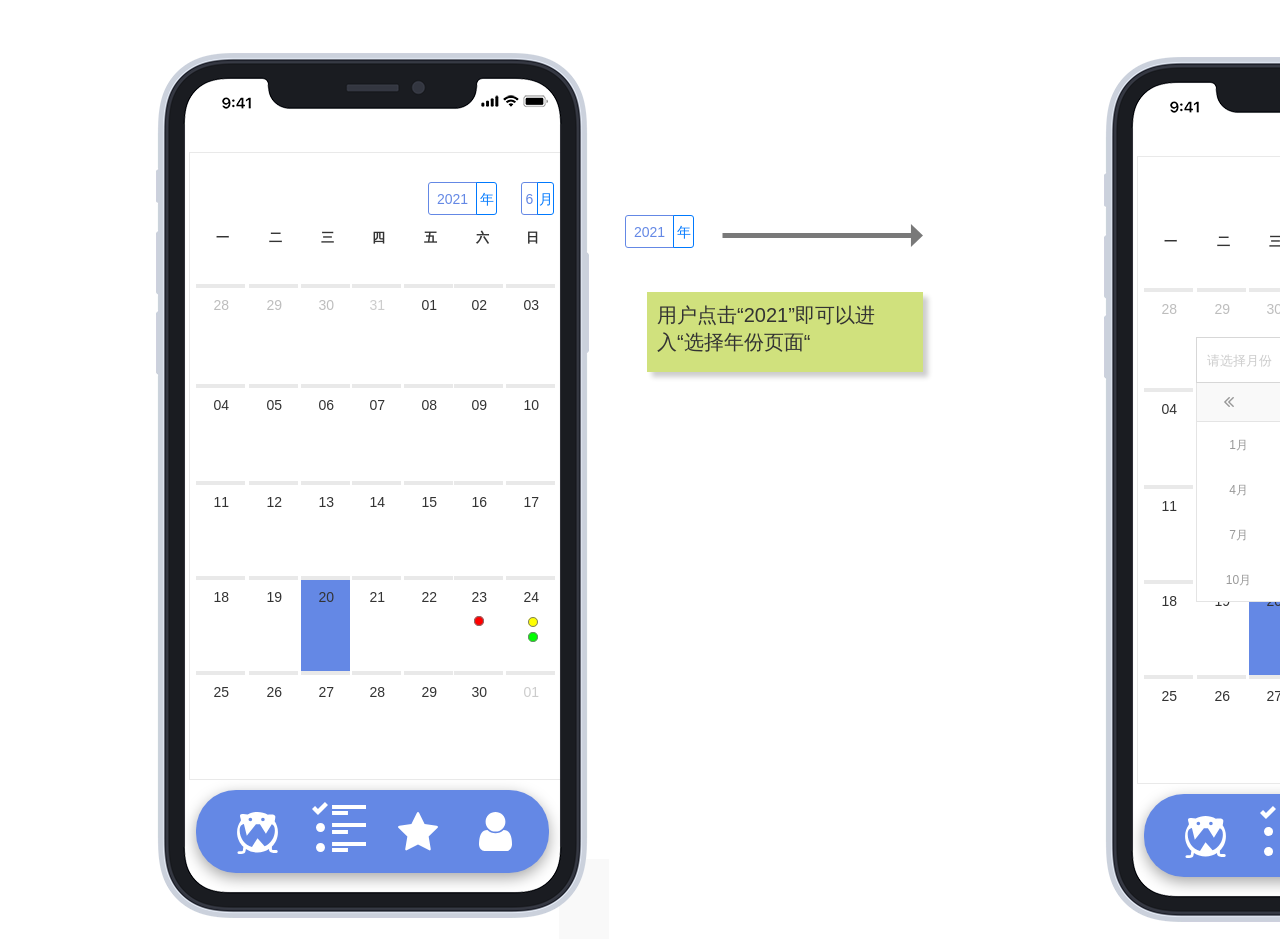
<file: 年（维度）_图_.html>
﻿<!DOCTYPE html>
<html>
  <head>
    <title>年（维度）(图)</title>
    <meta http-equiv="X-UA-Compatible" content="IE=edge"/>
    <meta http-equiv="content-type" content="text/html; charset=utf-8"/>
    <link href="resources/css/axure_rp_page.css" type="text/css" rel="stylesheet"/>
    <link href="data/styles.css" type="text/css" rel="stylesheet"/>
    <link href="files/年（维度）_图_/styles.css" type="text/css" rel="stylesheet"/>
    <script src="resources/scripts/jquery-3.2.1.min.js"></script>
    <script src="resources/scripts/axure/axQuery.js"></script>
    <script src="resources/scripts/axure/globals.js"></script>
    <script src="resources/scripts/axutils.js"></script>
    <script src="resources/scripts/axure/annotation.js"></script>
    <script src="resources/scripts/axure/axQuery.std.js"></script>
    <script src="resources/scripts/axure/doc.js"></script>
    <script src="resources/scripts/messagecenter.js"></script>
    <script src="resources/scripts/axure/events.js"></script>
    <script src="resources/scripts/axure/recording.js"></script>
    <script src="resources/scripts/axure/action.js"></script>
    <script src="resources/scripts/axure/expr.js"></script>
    <script src="resources/scripts/axure/geometry.js"></script>
    <script src="resources/scripts/axure/flyout.js"></script>
    <script src="resources/scripts/axure/model.js"></script>
    <script src="resources/scripts/axure/repeater.js"></script>
    <script src="resources/scripts/axure/sto.js"></script>
    <script src="resources/scripts/axure/utils.temp.js"></script>
    <script src="resources/scripts/axure/variables.js"></script>
    <script src="resources/scripts/axure/drag.js"></script>
    <script src="resources/scripts/axure/move.js"></script>
    <script src="resources/scripts/axure/visibility.js"></script>
    <script src="resources/scripts/axure/style.js"></script>
    <script src="resources/scripts/axure/adaptive.js"></script>
    <script src="resources/scripts/axure/tree.js"></script>
    <script src="resources/scripts/axure/init.temp.js"></script>
    <script src="resources/scripts/axure/legacy.js"></script>
    <script src="resources/scripts/axure/viewer.js"></script>
    <script src="resources/scripts/axure/math.js"></script>
    <script src="resources/scripts/axure/jquery.nicescroll.min.js"></script>
    <script src="data/document.js"></script>
    <script src="files/年（维度）_图_/data.js"></script>
    <script type="text/javascript">
      $axure.utils.getTransparentGifPath = function() { return 'resources/images/transparent.gif'; };
      $axure.utils.getOtherPath = function() { return 'resources/Other.html'; };
      $axure.utils.getReloadPath = function() { return 'resources/reload.html'; };
    </script>
  </head>
  <body>
    <div id="base" class="">

      <!-- Unnamed (Rectangle) -->
      <div id="u364" class="ax_default box_2">
        <div id="u364_div" class=""></div>
        <div id="u364_text" class="text " style="display:none; visibility: hidden">
          <p></p>
        </div>
      </div>

      <!-- Unnamed (Dynamic Panel) -->
      <div id="u365" class="ax_default">
        <div id="u365_state0" class="panel_state" data-label="State1" style="">
          <div id="u365_state0_content" class="panel_state_content">

            <!-- Unnamed (Rectangle) -->
            <div id="u366" class="ax_default box_3">
              <div id="u366_div" class=""></div>
              <div id="u366_text" class="text " style="display:none; visibility: hidden">
                <p></p>
              </div>
            </div>

            <!-- Unnamed (Shape) -->
            <div id="u367" class="ax_default icon">
              <img id="u367_img" class="img " src="images/1__首页_-_专注模式页/u4.svg"/>
              <div id="u367_text" class="text " style="display:none; visibility: hidden">
                <p></p>
              </div>
            </div>

            <!-- Unnamed (Shape) -->
            <div id="u368" class="ax_default icon">
              <img id="u368_img" class="img " src="images/1__首页_-_专注模式页/u5.svg"/>
              <div id="u368_text" class="text " style="display:none; visibility: hidden">
                <p></p>
              </div>
            </div>

            <!-- Unnamed (Shape) -->
            <div id="u369" class="ax_default icon selected">
              <img id="u369_img" class="img " src="images/2__任务页/u31.svg"/>
              <div id="u369_text" class="text " style="display:none; visibility: hidden">
                <p></p>
              </div>
            </div>

            <!-- task (Group) -->
            <div id="u370" class="ax_default" data-label="task" data-left="116" data-top="12" data-width="54" data-height="50">

              <!-- Unnamed (Shape) -->
              <div id="u371" class="ax_default icon">
                <img id="u371_img" class="img " src="images/2__任务页/u33.svg"/>
                <div id="u371_text" class="text " style="display:none; visibility: hidden">
                  <p></p>
                </div>
              </div>

              <!-- Unnamed (Ellipse) -->
              <div id="u372" class="ax_default icon">
                <img id="u372_img" class="img " src="images/2__任务页/u34.svg"/>
                <div id="u372_text" class="text " style="display:none; visibility: hidden">
                  <p></p>
                </div>
              </div>

              <!-- Unnamed (Ellipse) -->
              <div id="u373" class="ax_default icon">
                <img id="u373_img" class="img " src="images/2__任务页/u34.svg"/>
                <div id="u373_text" class="text " style="display:none; visibility: hidden">
                  <p></p>
                </div>
              </div>

              <!-- Unnamed (Shape) -->
              <div id="u374" class="ax_default icon">
                <img id="u374_img" class="img " src="images/2__任务页/u36.svg"/>
                <div id="u374_text" class="text " style="display:none; visibility: hidden">
                  <p></p>
                </div>
              </div>

              <!-- Unnamed (Shape) -->
              <div id="u375" class="ax_default icon">
                <img id="u375_img" class="img " src="images/2__任务页/u37.svg"/>
                <div id="u375_text" class="text " style="display:none; visibility: hidden">
                  <p></p>
                </div>
              </div>

              <!-- Unnamed (Shape) -->
              <div id="u376" class="ax_default icon">
                <img id="u376_img" class="img " src="images/2__任务页/u38.svg"/>
                <div id="u376_text" class="text " style="display:none; visibility: hidden">
                  <p></p>
                </div>
              </div>

              <!-- Unnamed (Shape) -->
              <div id="u377" class="ax_default icon">
                <img id="u377_img" class="img " src="images/2__任务页/u39.svg"/>
                <div id="u377_text" class="text " style="display:none; visibility: hidden">
                  <p></p>
                </div>
              </div>

              <!-- Unnamed (Shape) -->
              <div id="u378" class="ax_default icon">
                <img id="u378_img" class="img " src="images/2__任务页/u40.svg"/>
                <div id="u378_text" class="text " style="display:none; visibility: hidden">
                  <p></p>
                </div>
              </div>

              <!-- Unnamed (Shape) -->
              <div id="u379" class="ax_default icon">
                <img id="u379_img" class="img " src="images/2__任务页/u41.svg"/>
                <div id="u379_text" class="text " style="display:none; visibility: hidden">
                  <p></p>
                </div>
              </div>
            </div>
          </div>
        </div>
      </div>

      <!-- Unnamed (Group) -->
      <div id="u380" class="ax_default" data-left="156" data-top="53" data-width="453" data-height="886">

        <!-- Unnamed (Rectangle) -->
        <div id="u381" class="ax_default box_1">
          <div id="u381_div" class=""></div>
          <div id="u381_text" class="text " style="display:none; visibility: hidden">
            <p></p>
          </div>
        </div>

        <!-- Unnamed (Image) -->
        <div id="u382" class="ax_default image">
          <img id="u382_img" class="img " src="images/1__首页_-_专注模式页/u20.png"/>
          <div id="u382_text" class="text " style="display:none; visibility: hidden">
            <p></p>
          </div>
        </div>

        <!-- Unnamed (Image) -->
        <div id="u383" class="ax_default image">
          <img id="u383_img" class="img " src="images/1__首页_-_专注模式页/u21.png"/>
          <div id="u383_text" class="text " style="display:none; visibility: hidden">
            <p></p>
          </div>
        </div>

        <!-- 下巴 (Dynamic Panel) -->
        <div id="u384" class="ax_default" data-label="下巴">
          <div id="u384_state0" class="panel_state" data-label="State1" style="">
            <div id="u384_state0_content" class="panel_state_content">

              <!-- Unnamed (Image) -->
              <div id="u385" class="ax_default image">
                <img id="u385_img" class="img " src="images/1__首页_-_专注模式页/u22.png"/>
                <div id="u385_text" class="text " style="display:none; visibility: hidden">
                  <p></p>
                </div>
              </div>
            </div>
          </div>
        </div>

        <!-- Unnamed (Image) -->
        <div id="u386" class="ax_default image">
          <img id="u386_img" class="img " src="images/1__首页_-_专注模式页/u23.png"/>
          <div id="u386_text" class="text " style="display:none; visibility: hidden">
            <p></p>
          </div>
        </div>

        <!-- Unnamed (Status Bar) -->

        <!-- Unnamed (Image) -->
        <div id="u388" class="ax_default image">
          <img id="u388_img" class="img " src="images/1__首页_-_专注模式页/u25.png"/>
          <div id="u388_text" class="text " style="display:none; visibility: hidden">
            <p></p>
          </div>
        </div>
        <div id="u387" style="display:none; visibility:hidden;"></div>
      </div>

      <!-- Unnamed (Group) -->
      <div id="u389" class="ax_default" data-left="189" data-top="152" data-width="505" data-height="628">

        <!-- Unnamed (Group) -->
        <div id="u390" class="ax_default" data-left="189" data-top="152" data-width="505" data-height="628">

          <!-- Unnamed (Rectangle) -->
          <div id="u391" class="ax_default box_1">
            <div id="u391_div" class=""></div>
            <div id="u391_text" class="text " style="display:none; visibility: hidden">
              <p></p>
            </div>
          </div>

          <!-- Unnamed (Group) -->
          <div id="u392" class="ax_default" data-left="196" data-top="182" data-width="498" data-height="585">

            <!-- Unnamed (Group) -->
            <div id="u393" class="ax_default" data-left="196" data-top="233" data-width="359" data-height="534">

              <!-- Unnamed (Rectangle) -->
              <div id="u394" class="ax_default box_1">
                <div id="u394_div" class=""></div>
                <div id="u394_text" class="text ">
                  <p><span>28</span></p>
                </div>
              </div>

              <!-- Unnamed (Rectangle) -->
              <div id="u395" class="ax_default box_1">
                <div id="u395_div" class=""></div>
                <div id="u395_text" class="text ">
                  <p><span>29</span></p>
                </div>
              </div>

              <!-- Unnamed (Rectangle) -->
              <div id="u396" class="ax_default box_1">
                <div id="u396_div" class=""></div>
                <div id="u396_text" class="text ">
                  <p><span>30</span></p>
                </div>
              </div>

              <!-- Unnamed (Rectangle) -->
              <div id="u397" class="ax_default box_1">
                <div id="u397_div" class=""></div>
                <div id="u397_text" class="text ">
                  <p><span>31</span></p>
                </div>
              </div>

              <!-- Unnamed (Rectangle) -->
              <div id="u398" class="ax_default box_1">
                <div id="u398_div" class=""></div>
                <div id="u398_text" class="text ">
                  <p><span>01</span></p>
                </div>
              </div>

              <!-- Unnamed (Rectangle) -->
              <div id="u399" class="ax_default box_1">
                <div id="u399_div" class=""></div>
                <div id="u399_text" class="text ">
                  <p><span>02</span></p>
                </div>
              </div>

              <!-- Unnamed (Rectangle) -->
              <div id="u400" class="ax_default box_1">
                <div id="u400_div" class=""></div>
                <div id="u400_text" class="text ">
                  <p><span>03</span></p>
                </div>
              </div>

              <!-- Unnamed (Rectangle) -->
              <div id="u401" class="ax_default box_1">
                <div id="u401_div" class=""></div>
                <div id="u401_text" class="text ">
                  <p><span>04</span></p>
                </div>
              </div>

              <!-- Unnamed (Rectangle) -->
              <div id="u402" class="ax_default box_1">
                <div id="u402_div" class=""></div>
                <div id="u402_text" class="text ">
                  <p><span>05</span></p>
                </div>
              </div>

              <!-- Unnamed (Rectangle) -->
              <div id="u403" class="ax_default box_1">
                <div id="u403_div" class=""></div>
                <div id="u403_text" class="text ">
                  <p><span>06</span></p>
                </div>
              </div>

              <!-- Unnamed (Rectangle) -->
              <div id="u404" class="ax_default box_1">
                <div id="u404_div" class=""></div>
                <div id="u404_text" class="text ">
                  <p><span>07</span></p>
                </div>
              </div>

              <!-- Unnamed (Rectangle) -->
              <div id="u405" class="ax_default box_1">
                <div id="u405_div" class=""></div>
                <div id="u405_text" class="text ">
                  <p><span>08</span></p>
                </div>
              </div>

              <!-- Unnamed (Rectangle) -->
              <div id="u406" class="ax_default box_1">
                <div id="u406_div" class=""></div>
                <div id="u406_text" class="text ">
                  <p><span>09</span></p>
                </div>
              </div>

              <!-- Unnamed (Rectangle) -->
              <div id="u407" class="ax_default box_1">
                <div id="u407_div" class=""></div>
                <div id="u407_text" class="text ">
                  <p><span>10</span></p>
                </div>
              </div>

              <!-- Unnamed (Rectangle) -->
              <div id="u408" class="ax_default box_1">
                <div id="u408_div" class=""></div>
                <div id="u408_text" class="text ">
                  <p><span>11</span></p>
                </div>
              </div>

              <!-- Unnamed (Rectangle) -->
              <div id="u409" class="ax_default box_1">
                <div id="u409_div" class=""></div>
                <div id="u409_text" class="text ">
                  <p><span>12</span></p>
                </div>
              </div>

              <!-- Unnamed (Rectangle) -->
              <div id="u410" class="ax_default box_1">
                <div id="u410_div" class=""></div>
                <div id="u410_text" class="text ">
                  <p><span>13</span></p>
                </div>
              </div>

              <!-- Unnamed (Rectangle) -->
              <div id="u411" class="ax_default box_1">
                <div id="u411_div" class=""></div>
                <div id="u411_text" class="text ">
                  <p><span>14</span></p>
                </div>
              </div>

              <!-- Unnamed (Rectangle) -->
              <div id="u412" class="ax_default box_1">
                <div id="u412_div" class=""></div>
                <div id="u412_text" class="text ">
                  <p><span>15</span></p>
                </div>
              </div>

              <!-- Unnamed (Rectangle) -->
              <div id="u413" class="ax_default box_1">
                <div id="u413_div" class=""></div>
                <div id="u413_text" class="text ">
                  <p><span>16</span></p>
                </div>
              </div>

              <!-- Unnamed (Rectangle) -->
              <div id="u414" class="ax_default box_1">
                <div id="u414_div" class=""></div>
                <div id="u414_text" class="text ">
                  <p><span>17</span></p>
                </div>
              </div>

              <!-- Unnamed (Rectangle) -->
              <div id="u415" class="ax_default box_1">
                <div id="u415_div" class=""></div>
                <div id="u415_text" class="text ">
                  <p><span>18</span></p>
                </div>
              </div>

              <!-- Unnamed (Rectangle) -->
              <div id="u416" class="ax_default box_1">
                <div id="u416_div" class=""></div>
                <div id="u416_text" class="text ">
                  <p><span>19</span></p>
                </div>
              </div>

              <!-- Unnamed (Rectangle) -->
              <div id="u417" class="ax_default box_1">
                <div id="u417_div" class=""></div>
                <div id="u417_text" class="text ">
                  <p><span>20</span></p>
                </div>
              </div>

              <!-- Unnamed (Rectangle) -->
              <div id="u418" class="ax_default box_1">
                <div id="u418_div" class=""></div>
                <div id="u418_text" class="text ">
                  <p><span>21</span></p>
                </div>
              </div>

              <!-- Unnamed (Rectangle) -->
              <div id="u419" class="ax_default box_1">
                <div id="u419_div" class=""></div>
                <div id="u419_text" class="text ">
                  <p><span>22</span></p>
                </div>
              </div>

              <!-- Unnamed (Rectangle) -->
              <div id="u420" class="ax_default box_1">
                <div id="u420_div" class=""></div>
                <div id="u420_text" class="text ">
                  <p><span>23</span></p>
                </div>
              </div>

              <!-- Unnamed (Rectangle) -->
              <div id="u421" class="ax_default box_1">
                <div id="u421_div" class=""></div>
                <div id="u421_text" class="text ">
                  <p><span>24</span></p>
                </div>
              </div>

              <!-- Unnamed (Rectangle) -->
              <div id="u422" class="ax_default box_1">
                <div id="u422_div" class=""></div>
                <div id="u422_text" class="text ">
                  <p><span>25</span></p>
                </div>
              </div>

              <!-- Unnamed (Rectangle) -->
              <div id="u423" class="ax_default box_1">
                <div id="u423_div" class=""></div>
                <div id="u423_text" class="text ">
                  <p><span>26</span></p>
                </div>
              </div>

              <!-- Unnamed (Rectangle) -->
              <div id="u424" class="ax_default box_1">
                <div id="u424_div" class=""></div>
                <div id="u424_text" class="text ">
                  <p><span>27</span></p>
                </div>
              </div>

              <!-- Unnamed (Rectangle) -->
              <div id="u425" class="ax_default box_1">
                <div id="u425_div" class=""></div>
                <div id="u425_text" class="text ">
                  <p><span>28</span></p>
                </div>
              </div>

              <!-- Unnamed (Rectangle) -->
              <div id="u426" class="ax_default box_1">
                <div id="u426_div" class=""></div>
                <div id="u426_text" class="text ">
                  <p><span>29</span></p>
                </div>
              </div>

              <!-- Unnamed (Rectangle) -->
              <div id="u427" class="ax_default box_1">
                <div id="u427_div" class=""></div>
                <div id="u427_text" class="text ">
                  <p><span>30</span></p>
                </div>
              </div>

              <!-- Unnamed (Rectangle) -->
              <div id="u428" class="ax_default box_1">
                <div id="u428_div" class=""></div>
                <div id="u428_text" class="text ">
                  <p><span>01</span></p>
                </div>
              </div>

              <!-- Unnamed (Rectangle) -->
              <div id="u429" class="ax_default box_1">
                <div id="u429_div" class=""></div>
                <div id="u429_text" class="text ">
                  <p><span>一</span></p>
                </div>
              </div>

              <!-- Unnamed (Rectangle) -->
              <div id="u430" class="ax_default box_1">
                <div id="u430_div" class=""></div>
                <div id="u430_text" class="text ">
                  <p><span>二</span></p>
                </div>
              </div>

              <!-- Unnamed (Rectangle) -->
              <div id="u431" class="ax_default box_1">
                <div id="u431_div" class=""></div>
                <div id="u431_text" class="text ">
                  <p><span>三</span></p>
                </div>
              </div>

              <!-- Unnamed (Rectangle) -->
              <div id="u432" class="ax_default box_1">
                <div id="u432_div" class=""></div>
                <div id="u432_text" class="text ">
                  <p><span>四</span></p>
                </div>
              </div>

              <!-- Unnamed (Rectangle) -->
              <div id="u433" class="ax_default box_1">
                <div id="u433_div" class=""></div>
                <div id="u433_text" class="text ">
                  <p><span>五</span></p>
                </div>
              </div>

              <!-- Unnamed (Rectangle) -->
              <div id="u434" class="ax_default box_1">
                <div id="u434_div" class=""></div>
                <div id="u434_text" class="text ">
                  <p><span>六</span></p>
                </div>
              </div>

              <!-- Unnamed (Rectangle) -->
              <div id="u435" class="ax_default box_1">
                <div id="u435_div" class=""></div>
                <div id="u435_text" class="text ">
                  <p><span>日</span></p>
                </div>
              </div>
            </div>

            <!-- Unnamed (Group) -->
            <div id="u436" class="ax_default" data-left="521" data-top="182" data-width="33" data-height="33">

              <!-- Unnamed (Rectangle) -->
              <div id="u437" class="ax_default box_1">
                <div id="u437_div" class=""></div>
                <div id="u437_text" class="text ">
                  <p><span>6</span></p>
                </div>
              </div>

              <!-- Unnamed (Rectangle) -->
              <div id="u438" class="ax_default box_1">
                <div id="u438_div" class=""></div>
                <div id="u438_text" class="text ">
                  <p><span>月</span></p>
                </div>
              </div>
            </div>

            <!-- Unnamed (Group) -->
            <div id="u439" class="ax_default" data-left="428" data-top="182" data-width="69" data-height="33">

              <!-- Unnamed (Rectangle) -->
              <div id="u440" class="ax_default box_1">
                <div id="u440_div" class=""></div>
                <div id="u440_text" class="text ">
                  <p><span>2021</span></p>
                </div>
              </div>

              <!-- Unnamed (Rectangle) -->
              <div id="u441" class="ax_default box_1">
                <div id="u441_div" class=""></div>
                <div id="u441_text" class="text ">
                  <p><span>年</span></p>
                </div>
              </div>
            </div>

            <!-- Unnamed (Group) -->
            <div id="u442" class="ax_default" data-left="625" data-top="215" data-width="69" data-height="33">

              <!-- Unnamed (Rectangle) -->
              <div id="u443" class="ax_default box_1">
                <div id="u443_div" class=""></div>
                <div id="u443_text" class="text ">
                  <p><span>2021</span></p>
                </div>
              </div>

              <!-- Unnamed (Rectangle) -->
              <div id="u444" class="ax_default box_1">
                <div id="u444_div" class=""></div>
                <div id="u444_text" class="text ">
                  <p><span>年</span></p>
                </div>
              </div>
            </div>
          </div>
        </div>
      </div>

      <!-- Unnamed (Ellipse) -->
      <div id="u445" class="ax_default ellipse">
        <img id="u445_img" class="img " src="images/年（维度）_图_/u445.svg"/>
        <div id="u445_text" class="text " style="display:none; visibility: hidden">
          <p></p>
        </div>
      </div>

      <!-- Unnamed (Ellipse) -->
      <div id="u446" class="ax_default ellipse">
        <img id="u446_img" class="img " src="images/年（维度）_图_/u446.svg"/>
        <div id="u446_text" class="text " style="display:none; visibility: hidden">
          <p></p>
        </div>
      </div>

      <!-- Unnamed (Ellipse) -->
      <div id="u447" class="ax_default ellipse">
        <img id="u447_img" class="img " src="images/年（维度）_图_/u447.svg"/>
        <div id="u447_text" class="text " style="display:none; visibility: hidden">
          <p></p>
        </div>
      </div>

      <!-- Unnamed (Line) -->
      <div id="u448" class="ax_default arrow">
        <img id="u448_img" class="img " src="images/2__任务页/u173.svg"/>
        <div id="u448_text" class="text " style="display:none; visibility: hidden">
          <p></p>
        </div>
      </div>

      <!-- Unnamed (Rectangle) -->
      <div id="u449" class="ax_default sticky_3">
        <div id="u449_div" class=""></div>
        <div id="u449_text" class="text ">
          <p><span>用户点击“2021”即可以进入“选择年份页面“</span></p>
        </div>
      </div>

      <!-- Unnamed (Rectangle) -->
      <div id="u450" class="ax_default box_2">
        <div id="u450_div" class=""></div>
        <div id="u450_text" class="text " style="display:none; visibility: hidden">
          <p></p>
        </div>
      </div>

      <!-- Unnamed (Dynamic Panel) -->
      <div id="u451" class="ax_default">
        <div id="u451_state0" class="panel_state" data-label="State1" style="">
          <div id="u451_state0_content" class="panel_state_content">

            <!-- Unnamed (Rectangle) -->
            <div id="u452" class="ax_default box_3">
              <div id="u452_div" class=""></div>
              <div id="u452_text" class="text " style="display:none; visibility: hidden">
                <p></p>
              </div>
            </div>

            <!-- Unnamed (Shape) -->
            <div id="u453" class="ax_default icon">
              <img id="u453_img" class="img " src="images/1__首页_-_专注模式页/u4.svg"/>
              <div id="u453_text" class="text " style="display:none; visibility: hidden">
                <p></p>
              </div>
            </div>

            <!-- Unnamed (Shape) -->
            <div id="u454" class="ax_default icon">
              <img id="u454_img" class="img " src="images/1__首页_-_专注模式页/u5.svg"/>
              <div id="u454_text" class="text " style="display:none; visibility: hidden">
                <p></p>
              </div>
            </div>

            <!-- Unnamed (Shape) -->
            <div id="u455" class="ax_default icon selected">
              <img id="u455_img" class="img " src="images/2__任务页/u31.svg"/>
              <div id="u455_text" class="text " style="display:none; visibility: hidden">
                <p></p>
              </div>
            </div>

            <!-- task (Group) -->
            <div id="u456" class="ax_default" data-label="task" data-left="116" data-top="12" data-width="54" data-height="50">

              <!-- Unnamed (Shape) -->
              <div id="u457" class="ax_default icon">
                <img id="u457_img" class="img " src="images/2__任务页/u33.svg"/>
                <div id="u457_text" class="text " style="display:none; visibility: hidden">
                  <p></p>
                </div>
              </div>

              <!-- Unnamed (Ellipse) -->
              <div id="u458" class="ax_default icon">
                <img id="u458_img" class="img " src="images/2__任务页/u34.svg"/>
                <div id="u458_text" class="text " style="display:none; visibility: hidden">
                  <p></p>
                </div>
              </div>

              <!-- Unnamed (Ellipse) -->
              <div id="u459" class="ax_default icon">
                <img id="u459_img" class="img " src="images/2__任务页/u34.svg"/>
                <div id="u459_text" class="text " style="display:none; visibility: hidden">
                  <p></p>
                </div>
              </div>

              <!-- Unnamed (Shape) -->
              <div id="u460" class="ax_default icon">
                <img id="u460_img" class="img " src="images/2__任务页/u36.svg"/>
                <div id="u460_text" class="text " style="display:none; visibility: hidden">
                  <p></p>
                </div>
              </div>

              <!-- Unnamed (Shape) -->
              <div id="u461" class="ax_default icon">
                <img id="u461_img" class="img " src="images/2__任务页/u37.svg"/>
                <div id="u461_text" class="text " style="display:none; visibility: hidden">
                  <p></p>
                </div>
              </div>

              <!-- Unnamed (Shape) -->
              <div id="u462" class="ax_default icon">
                <img id="u462_img" class="img " src="images/2__任务页/u38.svg"/>
                <div id="u462_text" class="text " style="display:none; visibility: hidden">
                  <p></p>
                </div>
              </div>

              <!-- Unnamed (Shape) -->
              <div id="u463" class="ax_default icon">
                <img id="u463_img" class="img " src="images/2__任务页/u39.svg"/>
                <div id="u463_text" class="text " style="display:none; visibility: hidden">
                  <p></p>
                </div>
              </div>

              <!-- Unnamed (Shape) -->
              <div id="u464" class="ax_default icon">
                <img id="u464_img" class="img " src="images/2__任务页/u40.svg"/>
                <div id="u464_text" class="text " style="display:none; visibility: hidden">
                  <p></p>
                </div>
              </div>

              <!-- Unnamed (Shape) -->
              <div id="u465" class="ax_default icon">
                <img id="u465_img" class="img " src="images/2__任务页/u41.svg"/>
                <div id="u465_text" class="text " style="display:none; visibility: hidden">
                  <p></p>
                </div>
              </div>
            </div>
          </div>
        </div>
      </div>

      <!-- Unnamed (Group) -->
      <div id="u466" class="ax_default" data-left="1104" data-top="57" data-width="453" data-height="886">

        <!-- Unnamed (Rectangle) -->
        <div id="u467" class="ax_default box_1">
          <div id="u467_div" class=""></div>
          <div id="u467_text" class="text " style="display:none; visibility: hidden">
            <p></p>
          </div>
        </div>

        <!-- Unnamed (Image) -->
        <div id="u468" class="ax_default image">
          <img id="u468_img" class="img " src="images/1__首页_-_专注模式页/u20.png"/>
          <div id="u468_text" class="text " style="display:none; visibility: hidden">
            <p></p>
          </div>
        </div>

        <!-- Unnamed (Image) -->
        <div id="u469" class="ax_default image">
          <img id="u469_img" class="img " src="images/1__首页_-_专注模式页/u21.png"/>
          <div id="u469_text" class="text " style="display:none; visibility: hidden">
            <p></p>
          </div>
        </div>

        <!-- 下巴 (Dynamic Panel) -->
        <div id="u470" class="ax_default" data-label="下巴">
          <div id="u470_state0" class="panel_state" data-label="State1" style="">
            <div id="u470_state0_content" class="panel_state_content">

              <!-- Unnamed (Image) -->
              <div id="u471" class="ax_default image">
                <img id="u471_img" class="img " src="images/1__首页_-_专注模式页/u22.png"/>
                <div id="u471_text" class="text " style="display:none; visibility: hidden">
                  <p></p>
                </div>
              </div>
            </div>
          </div>
        </div>

        <!-- Unnamed (Image) -->
        <div id="u472" class="ax_default image">
          <img id="u472_img" class="img " src="images/1__首页_-_专注模式页/u23.png"/>
          <div id="u472_text" class="text " style="display:none; visibility: hidden">
            <p></p>
          </div>
        </div>

        <!-- Unnamed (Status Bar) -->

        <!-- Unnamed (Image) -->
        <div id="u474" class="ax_default image">
          <img id="u474_img" class="img " src="images/1__首页_-_专注模式页/u25.png"/>
          <div id="u474_text" class="text " style="display:none; visibility: hidden">
            <p></p>
          </div>
        </div>
        <div id="u473" style="display:none; visibility:hidden;"></div>
      </div>

      <!-- Unnamed (Group) -->
      <div id="u475" class="ax_default" data-left="1137" data-top="156" data-width="373" data-height="628">

        <!-- Unnamed (Group) -->
        <div id="u476" class="ax_default" data-left="1137" data-top="156" data-width="373" data-height="628">

          <!-- Unnamed (Rectangle) -->
          <div id="u477" class="ax_default box_1">
            <div id="u477_div" class=""></div>
            <div id="u477_text" class="text " style="display:none; visibility: hidden">
              <p></p>
            </div>
          </div>

          <!-- Unnamed (Group) -->
          <div id="u478" class="ax_default" data-left="1144" data-top="186" data-width="359" data-height="585">

            <!-- Unnamed (Group) -->
            <div id="u479" class="ax_default" data-left="1144" data-top="237" data-width="359" data-height="534">

              <!-- Unnamed (Rectangle) -->
              <div id="u480" class="ax_default box_1">
                <div id="u480_div" class=""></div>
                <div id="u480_text" class="text ">
                  <p><span>28</span></p>
                </div>
              </div>

              <!-- Unnamed (Rectangle) -->
              <div id="u481" class="ax_default box_1">
                <div id="u481_div" class=""></div>
                <div id="u481_text" class="text ">
                  <p><span>29</span></p>
                </div>
              </div>

              <!-- Unnamed (Rectangle) -->
              <div id="u482" class="ax_default box_1">
                <div id="u482_div" class=""></div>
                <div id="u482_text" class="text ">
                  <p><span>30</span></p>
                </div>
              </div>

              <!-- Unnamed (Rectangle) -->
              <div id="u483" class="ax_default box_1">
                <div id="u483_div" class=""></div>
                <div id="u483_text" class="text ">
                  <p><span>31</span></p>
                </div>
              </div>

              <!-- Unnamed (Rectangle) -->
              <div id="u484" class="ax_default box_1">
                <div id="u484_div" class=""></div>
                <div id="u484_text" class="text ">
                  <p><span>01</span></p>
                </div>
              </div>

              <!-- Unnamed (Rectangle) -->
              <div id="u485" class="ax_default box_1">
                <div id="u485_div" class=""></div>
                <div id="u485_text" class="text ">
                  <p><span>02</span></p>
                </div>
              </div>

              <!-- Unnamed (Rectangle) -->
              <div id="u486" class="ax_default box_1">
                <div id="u486_div" class=""></div>
                <div id="u486_text" class="text ">
                  <p><span>03</span></p>
                </div>
              </div>

              <!-- Unnamed (Rectangle) -->
              <div id="u487" class="ax_default box_1">
                <div id="u487_div" class=""></div>
                <div id="u487_text" class="text ">
                  <p><span>04</span></p>
                </div>
              </div>

              <!-- Unnamed (Rectangle) -->
              <div id="u488" class="ax_default box_1">
                <div id="u488_div" class=""></div>
                <div id="u488_text" class="text ">
                  <p><span>05</span></p>
                </div>
              </div>

              <!-- Unnamed (Rectangle) -->
              <div id="u489" class="ax_default box_1">
                <div id="u489_div" class=""></div>
                <div id="u489_text" class="text ">
                  <p><span>06</span></p>
                </div>
              </div>

              <!-- Unnamed (Rectangle) -->
              <div id="u490" class="ax_default box_1">
                <div id="u490_div" class=""></div>
                <div id="u490_text" class="text ">
                  <p><span>07</span></p>
                </div>
              </div>

              <!-- Unnamed (Rectangle) -->
              <div id="u491" class="ax_default box_1">
                <div id="u491_div" class=""></div>
                <div id="u491_text" class="text ">
                  <p><span>08</span></p>
                </div>
              </div>

              <!-- Unnamed (Rectangle) -->
              <div id="u492" class="ax_default box_1">
                <div id="u492_div" class=""></div>
                <div id="u492_text" class="text ">
                  <p><span>09</span></p>
                </div>
              </div>

              <!-- Unnamed (Rectangle) -->
              <div id="u493" class="ax_default box_1">
                <div id="u493_div" class=""></div>
                <div id="u493_text" class="text ">
                  <p><span>10</span></p>
                </div>
              </div>

              <!-- Unnamed (Rectangle) -->
              <div id="u494" class="ax_default box_1">
                <div id="u494_div" class=""></div>
                <div id="u494_text" class="text ">
                  <p><span>11</span></p>
                </div>
              </div>

              <!-- Unnamed (Rectangle) -->
              <div id="u495" class="ax_default box_1">
                <div id="u495_div" class=""></div>
                <div id="u495_text" class="text ">
                  <p><span>12</span></p>
                </div>
              </div>

              <!-- Unnamed (Rectangle) -->
              <div id="u496" class="ax_default box_1">
                <div id="u496_div" class=""></div>
                <div id="u496_text" class="text ">
                  <p><span>13</span></p>
                </div>
              </div>

              <!-- Unnamed (Rectangle) -->
              <div id="u497" class="ax_default box_1">
                <div id="u497_div" class=""></div>
                <div id="u497_text" class="text ">
                  <p><span>14</span></p>
                </div>
              </div>

              <!-- Unnamed (Rectangle) -->
              <div id="u498" class="ax_default box_1">
                <div id="u498_div" class=""></div>
                <div id="u498_text" class="text ">
                  <p><span>15</span></p>
                </div>
              </div>

              <!-- Unnamed (Rectangle) -->
              <div id="u499" class="ax_default box_1">
                <div id="u499_div" class=""></div>
                <div id="u499_text" class="text ">
                  <p><span>16</span></p>
                </div>
              </div>

              <!-- Unnamed (Rectangle) -->
              <div id="u500" class="ax_default box_1">
                <div id="u500_div" class=""></div>
                <div id="u500_text" class="text ">
                  <p><span>17</span></p>
                </div>
              </div>

              <!-- Unnamed (Rectangle) -->
              <div id="u501" class="ax_default box_1">
                <div id="u501_div" class=""></div>
                <div id="u501_text" class="text ">
                  <p><span>18</span></p>
                </div>
              </div>

              <!-- Unnamed (Rectangle) -->
              <div id="u502" class="ax_default box_1">
                <div id="u502_div" class=""></div>
                <div id="u502_text" class="text ">
                  <p><span>19</span></p>
                </div>
              </div>

              <!-- Unnamed (Rectangle) -->
              <div id="u503" class="ax_default box_1">
                <div id="u503_div" class=""></div>
                <div id="u503_text" class="text ">
                  <p><span>20</span></p>
                </div>
              </div>

              <!-- Unnamed (Rectangle) -->
              <div id="u504" class="ax_default box_1">
                <div id="u504_div" class=""></div>
                <div id="u504_text" class="text ">
                  <p><span>21</span></p>
                </div>
              </div>

              <!-- Unnamed (Rectangle) -->
              <div id="u505" class="ax_default box_1">
                <div id="u505_div" class=""></div>
                <div id="u505_text" class="text ">
                  <p><span>22</span></p>
                </div>
              </div>

              <!-- Unnamed (Rectangle) -->
              <div id="u506" class="ax_default box_1">
                <div id="u506_div" class=""></div>
                <div id="u506_text" class="text ">
                  <p><span>23</span></p>
                </div>
              </div>

              <!-- Unnamed (Rectangle) -->
              <div id="u507" class="ax_default box_1">
                <div id="u507_div" class=""></div>
                <div id="u507_text" class="text ">
                  <p><span>24</span></p>
                </div>
              </div>

              <!-- Unnamed (Rectangle) -->
              <div id="u508" class="ax_default box_1">
                <div id="u508_div" class=""></div>
                <div id="u508_text" class="text ">
                  <p><span>25</span></p>
                </div>
              </div>

              <!-- Unnamed (Rectangle) -->
              <div id="u509" class="ax_default box_1">
                <div id="u509_div" class=""></div>
                <div id="u509_text" class="text ">
                  <p><span>26</span></p>
                </div>
              </div>

              <!-- Unnamed (Rectangle) -->
              <div id="u510" class="ax_default box_1">
                <div id="u510_div" class=""></div>
                <div id="u510_text" class="text ">
                  <p><span>27</span></p>
                </div>
              </div>

              <!-- Unnamed (Rectangle) -->
              <div id="u511" class="ax_default box_1">
                <div id="u511_div" class=""></div>
                <div id="u511_text" class="text ">
                  <p><span>28</span></p>
                </div>
              </div>

              <!-- Unnamed (Rectangle) -->
              <div id="u512" class="ax_default box_1">
                <div id="u512_div" class=""></div>
                <div id="u512_text" class="text ">
                  <p><span>29</span></p>
                </div>
              </div>

              <!-- Unnamed (Rectangle) -->
              <div id="u513" class="ax_default box_1">
                <div id="u513_div" class=""></div>
                <div id="u513_text" class="text ">
                  <p><span>30</span></p>
                </div>
              </div>

              <!-- Unnamed (Rectangle) -->
              <div id="u514" class="ax_default box_1">
                <div id="u514_div" class=""></div>
                <div id="u514_text" class="text ">
                  <p><span>01</span></p>
                </div>
              </div>

              <!-- Unnamed (Rectangle) -->
              <div id="u515" class="ax_default box_1">
                <div id="u515_div" class=""></div>
                <div id="u515_text" class="text ">
                  <p><span>一</span></p>
                </div>
              </div>

              <!-- Unnamed (Rectangle) -->
              <div id="u516" class="ax_default box_1">
                <div id="u516_div" class=""></div>
                <div id="u516_text" class="text ">
                  <p><span>二</span></p>
                </div>
              </div>

              <!-- Unnamed (Rectangle) -->
              <div id="u517" class="ax_default box_1">
                <div id="u517_div" class=""></div>
                <div id="u517_text" class="text ">
                  <p><span>三</span></p>
                </div>
              </div>

              <!-- Unnamed (Rectangle) -->
              <div id="u518" class="ax_default box_1">
                <div id="u518_div" class=""></div>
                <div id="u518_text" class="text ">
                  <p><span>四</span></p>
                </div>
              </div>

              <!-- Unnamed (Rectangle) -->
              <div id="u519" class="ax_default box_1">
                <div id="u519_div" class=""></div>
                <div id="u519_text" class="text ">
                  <p><span>五</span></p>
                </div>
              </div>

              <!-- Unnamed (Rectangle) -->
              <div id="u520" class="ax_default box_1">
                <div id="u520_div" class=""></div>
                <div id="u520_text" class="text ">
                  <p><span>六</span></p>
                </div>
              </div>

              <!-- Unnamed (Rectangle) -->
              <div id="u521" class="ax_default box_1">
                <div id="u521_div" class=""></div>
                <div id="u521_text" class="text ">
                  <p><span>日</span></p>
                </div>
              </div>
            </div>

            <!-- Unnamed (Group) -->
            <div id="u522" class="ax_default" data-left="1469" data-top="186" data-width="33" data-height="33">

              <!-- Unnamed (Rectangle) -->
              <div id="u523" class="ax_default box_1">
                <div id="u523_div" class=""></div>
                <div id="u523_text" class="text ">
                  <p><span>6</span></p>
                </div>
              </div>

              <!-- Unnamed (Rectangle) -->
              <div id="u524" class="ax_default box_1">
                <div id="u524_div" class=""></div>
                <div id="u524_text" class="text ">
                  <p><span>月</span></p>
                </div>
              </div>
            </div>

            <!-- Unnamed (Group) -->
            <div id="u525" class="ax_default" data-left="1376" data-top="186" data-width="69" data-height="33">

              <!-- Unnamed (Rectangle) -->
              <div id="u526" class="ax_default box_1">
                <div id="u526_div" class=""></div>
                <div id="u526_text" class="text ">
                  <p><span>2021</span></p>
                </div>
              </div>

              <!-- Unnamed (Rectangle) -->
              <div id="u527" class="ax_default box_1">
                <div id="u527_div" class=""></div>
                <div id="u527_text" class="text ">
                  <p><span>年</span></p>
                </div>
              </div>
            </div>

            <!-- Unnamed (Group) -->
            <div id="u528" class="ax_default" data-left="0" data-top="0" data-width="0" data-height="0">
            </div>
          </div>
        </div>
      </div>

      <!-- Unnamed (Ellipse) -->
      <div id="u529" class="ax_default ellipse">
        <img id="u529_img" class="img " src="images/年（维度）_图_/u445.svg"/>
        <div id="u529_text" class="text " style="display:none; visibility: hidden">
          <p></p>
        </div>
      </div>

      <!-- 月份选择器 (Group) -->
      <div id="u530" class="ax_default" data-label="月份选择器" data-left="1196" data-top="337" data-width="250" data-height="265">

        <!-- 弹出区域 (Dynamic Panel) -->
        <div id="u531" class="ax_default" data-label="弹出区域">
          <div id="u531_state0" class="panel_state" data-label="State1" style="">
            <div id="u531_state0_content" class="panel_state_content">

              <!-- Unnamed (Rectangle) -->
              <div id="u532" class="ax_default box_1">
                <div id="u532_div" class=""></div>
                <div id="u532_text" class="text " style="display:none; visibility: hidden">
                  <p></p>
                </div>
              </div>

              <!-- Unnamed (Rectangle) -->
              <div id="u533" class="ax_default box_1">
                <div id="u533_div" class=""></div>
                <div id="u533_text" class="text " style="display:none; visibility: hidden">
                  <p></p>
                </div>
              </div>

              <!-- Unnamed (Table) -->
              <div id="u534" class="ax_default">

                <!-- Unnamed (Table Cell) -->
                <div id="u535" class="ax_default box_1">
                  <img id="u535_img" class="img " src="images/年（维度）_图_/u535.png"/>
                  <div id="u535_text" class="text ">
                    <p><span>1月</span></p>
                  </div>
                </div>

                <!-- Unnamed (Table Cell) -->
                <div id="u536" class="ax_default box_1">
                  <img id="u536_img" class="img " src="images/年（维度）_图_/u535.png"/>
                  <div id="u536_text" class="text ">
                    <p><span>2月</span></p>
                  </div>
                </div>

                <!-- Unnamed (Table Cell) -->
                <div id="u537" class="ax_default box_1">
                  <img id="u537_img" class="img " src="images/年（维度）_图_/u535.png"/>
                  <div id="u537_text" class="text ">
                    <p><span>3月</span></p>
                  </div>
                </div>

                <!-- Unnamed (Table Cell) -->
                <div id="u538" class="ax_default box_1">
                  <img id="u538_img" class="img " src="images/年（维度）_图_/u535.png"/>
                  <div id="u538_text" class="text ">
                    <p><span>4月</span></p>
                  </div>
                </div>

                <!-- Unnamed (Table Cell) -->
                <div id="u539" class="ax_default box_1">
                  <img id="u539_img" class="img " src="images/年（维度）_图_/u535.png"/>
                  <div id="u539_text" class="text ">
                    <p><span>5月</span></p>
                  </div>
                </div>

                <!-- Unnamed (Table Cell) -->
                <div id="u540" class="ax_default box_1">
                  <img id="u540_img" class="img " src="images/年（维度）_图_/u535.png"/>
                  <div id="u540_text" class="text ">
                    <p><span>6月</span></p>
                  </div>
                </div>

                <!-- Unnamed (Table Cell) -->
                <div id="u541" class="ax_default box_1">
                  <img id="u541_img" class="img " src="images/年（维度）_图_/u535.png"/>
                  <div id="u541_text" class="text ">
                    <p><span>7月</span></p>
                  </div>
                </div>

                <!-- Unnamed (Table Cell) -->
                <div id="u542" class="ax_default box_1">
                  <img id="u542_img" class="img " src="images/年（维度）_图_/u535.png"/>
                  <div id="u542_text" class="text ">
                    <p><span>8月</span></p>
                  </div>
                </div>

                <!-- Unnamed (Table Cell) -->
                <div id="u543" class="ax_default box_1">
                  <img id="u543_img" class="img " src="images/年（维度）_图_/u535.png"/>
                  <div id="u543_text" class="text ">
                    <p><span>9月</span></p>
                  </div>
                </div>

                <!-- Unnamed (Table Cell) -->
                <div id="u544" class="ax_default box_1">
                  <img id="u544_img" class="img " src="images/年（维度）_图_/u535.png"/>
                  <div id="u544_text" class="text ">
                    <p><span>10月</span></p>
                  </div>
                </div>

                <!-- Unnamed (Table Cell) -->
                <div id="u545" class="ax_default box_1">
                  <img id="u545_img" class="img " src="images/年（维度）_图_/u535.png"/>
                  <div id="u545_text" class="text ">
                    <p><span>11月</span></p>
                  </div>
                </div>

                <!-- Unnamed (Table Cell) -->
                <div id="u546" class="ax_default box_1">
                  <img id="u546_img" class="img " src="images/年（维度）_图_/u535.png"/>
                  <div id="u546_text" class="text ">
                    <p><span>12月</span></p>
                  </div>
                </div>
              </div>

              <!-- year (Rectangle) -->
              <div id="u547" class="ax_default box_1" data-label="year">
                <img id="u547_img" class="img " src="images/年（维度）_图_/year_u547.svg"/>
                <div id="u547_text" class="text ">
                  <p><span>2016</span></p>
                </div>
              </div>

              <!-- Unnamed (Shape) -->
              <div id="u548" class="ax_default icon" title="上一年">
                <img id="u548_img" class="img " src="images/年（维度）_图_/u548.svg"/>
                <div id="u548_text" class="text " style="display:none; visibility: hidden">
                  <p></p>
                </div>
              </div>

              <!-- Unnamed (Shape) -->
              <div id="u549" class="ax_default icon" title="下一年">
                <img id="u549_img" class="img " src="images/年（维度）_图_/u549.svg"/>
                <div id="u549_text" class="text " style="display:none; visibility: hidden">
                  <p></p>
                </div>
              </div>
            </div>
          </div>
        </div>

        <!-- 边框 (Rectangle) -->
        <div id="u550" class="ax_default box_1" data-label="边框">
          <div id="u550_div" class=""></div>
          <div id="u550_text" class="text ">
            <p><span></span></p>
          </div>
        </div>

        <!-- 输入框 (Text Field) -->
        <div id="u551" class="ax_default box_1" data-label="输入框">
          <div id="u551_div" class=""></div>
          <input id="u551_input" type="text" value="" class="u551_input"/>
        </div>
      </div>
    </div>
    <script src="resources/scripts/axure/ios.js"></script>
  </body>
</html>
</file>
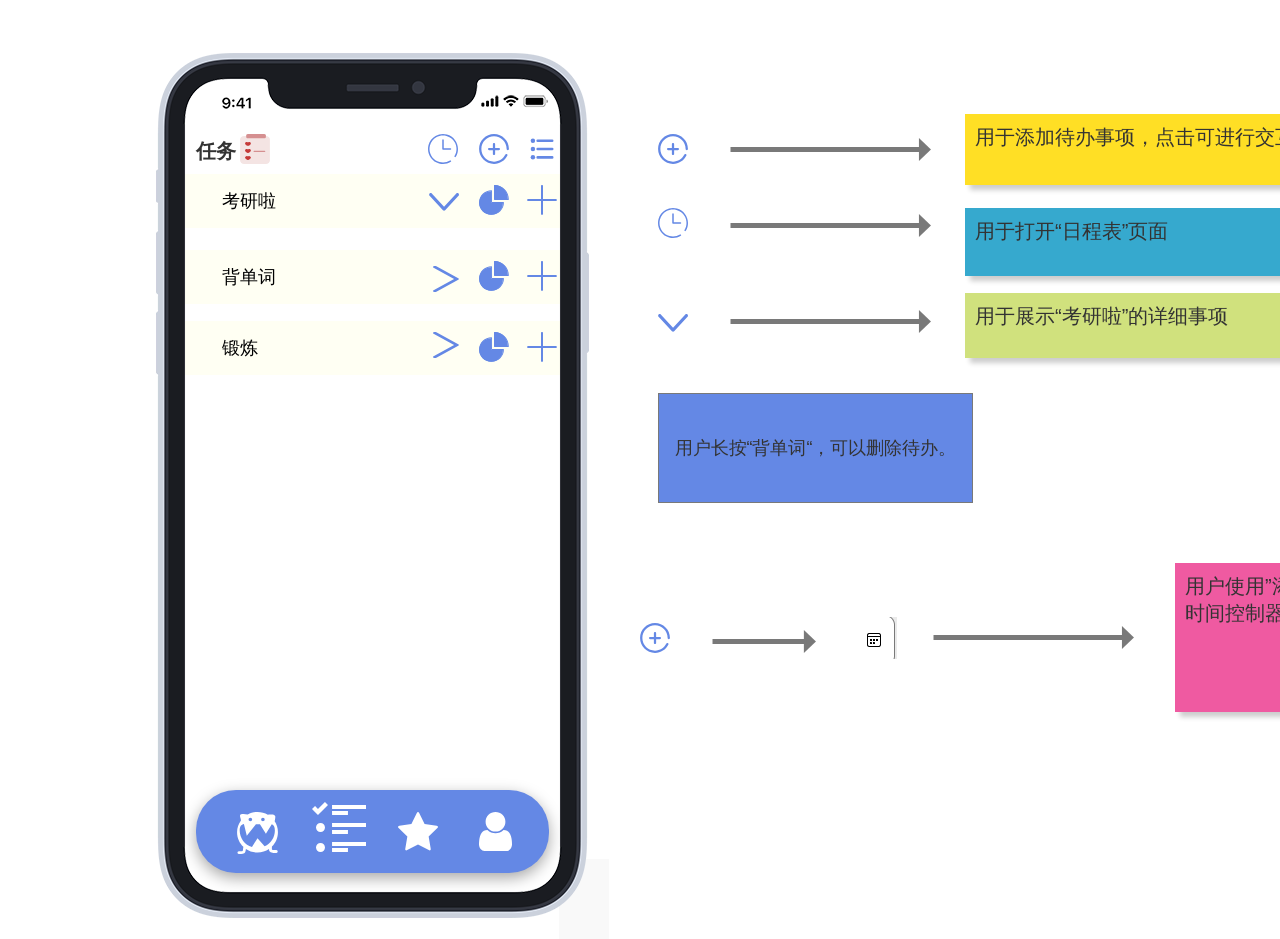
<file: 添加待办（有交互）.html>
﻿<!DOCTYPE html>
<html>
  <head>
    <title>添加待办（有交互）</title>
    <meta http-equiv="X-UA-Compatible" content="IE=edge"/>
    <meta http-equiv="content-type" content="text/html; charset=utf-8"/>
    <link href="resources/css/axure_rp_page.css" type="text/css" rel="stylesheet"/>
    <link href="data/styles.css" type="text/css" rel="stylesheet"/>
    <link href="files/添加待办（有交互）/styles.css" type="text/css" rel="stylesheet"/>
    <script src="resources/scripts/jquery-3.2.1.min.js"></script>
    <script src="resources/scripts/axure/axQuery.js"></script>
    <script src="resources/scripts/axure/globals.js"></script>
    <script src="resources/scripts/axutils.js"></script>
    <script src="resources/scripts/axure/annotation.js"></script>
    <script src="resources/scripts/axure/axQuery.std.js"></script>
    <script src="resources/scripts/axure/doc.js"></script>
    <script src="resources/scripts/messagecenter.js"></script>
    <script src="resources/scripts/axure/events.js"></script>
    <script src="resources/scripts/axure/recording.js"></script>
    <script src="resources/scripts/axure/action.js"></script>
    <script src="resources/scripts/axure/expr.js"></script>
    <script src="resources/scripts/axure/geometry.js"></script>
    <script src="resources/scripts/axure/flyout.js"></script>
    <script src="resources/scripts/axure/model.js"></script>
    <script src="resources/scripts/axure/repeater.js"></script>
    <script src="resources/scripts/axure/sto.js"></script>
    <script src="resources/scripts/axure/utils.temp.js"></script>
    <script src="resources/scripts/axure/variables.js"></script>
    <script src="resources/scripts/axure/drag.js"></script>
    <script src="resources/scripts/axure/move.js"></script>
    <script src="resources/scripts/axure/visibility.js"></script>
    <script src="resources/scripts/axure/style.js"></script>
    <script src="resources/scripts/axure/adaptive.js"></script>
    <script src="resources/scripts/axure/tree.js"></script>
    <script src="resources/scripts/axure/init.temp.js"></script>
    <script src="resources/scripts/axure/legacy.js"></script>
    <script src="resources/scripts/axure/viewer.js"></script>
    <script src="resources/scripts/axure/math.js"></script>
    <script src="resources/scripts/axure/jquery.nicescroll.min.js"></script>
    <script src="data/document.js"></script>
    <script src="files/添加待办（有交互）/data.js"></script>
    <script type="text/javascript">
      $axure.utils.getTransparentGifPath = function() { return 'resources/images/transparent.gif'; };
      $axure.utils.getOtherPath = function() { return 'resources/Other.html'; };
      $axure.utils.getReloadPath = function() { return 'resources/reload.html'; };
    </script>
  </head>
  <body>
    <div id="base" class="">

      <!-- Unnamed (Rectangle) -->
      <div id="u1178" class="ax_default box_2">
        <div id="u1178_div" class=""></div>
        <div id="u1178_text" class="text " style="display:none; visibility: hidden">
          <p></p>
        </div>
      </div>

      <!-- Unnamed (Dynamic Panel) -->
      <div id="u1179" class="ax_default">
        <div id="u1179_state0" class="panel_state" data-label="State1" style="">
          <div id="u1179_state0_content" class="panel_state_content">

            <!-- Unnamed (Rectangle) -->
            <div id="u1180" class="ax_default box_3">
              <div id="u1180_div" class=""></div>
              <div id="u1180_text" class="text " style="display:none; visibility: hidden">
                <p></p>
              </div>
            </div>

            <!-- Unnamed (Shape) -->
            <div id="u1181" class="ax_default icon">
              <img id="u1181_img" class="img " src="images/1__首页_-_专注模式页/u4.svg"/>
              <div id="u1181_text" class="text " style="display:none; visibility: hidden">
                <p></p>
              </div>
            </div>

            <!-- Unnamed (Shape) -->
            <div id="u1182" class="ax_default icon">
              <img id="u1182_img" class="img " src="images/1__首页_-_专注模式页/u5.svg"/>
              <div id="u1182_text" class="text " style="display:none; visibility: hidden">
                <p></p>
              </div>
            </div>

            <!-- Unnamed (Shape) -->
            <div id="u1183" class="ax_default icon selected">
              <img id="u1183_img" class="img " src="images/2__任务页/u31.svg"/>
              <div id="u1183_text" class="text " style="display:none; visibility: hidden">
                <p></p>
              </div>
            </div>

            <!-- task (Group) -->
            <div id="u1184" class="ax_default" data-label="task" data-left="116" data-top="12" data-width="54" data-height="50">

              <!-- Unnamed (Shape) -->
              <div id="u1185" class="ax_default icon">
                <img id="u1185_img" class="img " src="images/2__任务页/u33.svg"/>
                <div id="u1185_text" class="text " style="display:none; visibility: hidden">
                  <p></p>
                </div>
              </div>

              <!-- Unnamed (Ellipse) -->
              <div id="u1186" class="ax_default icon">
                <img id="u1186_img" class="img " src="images/2__任务页/u34.svg"/>
                <div id="u1186_text" class="text " style="display:none; visibility: hidden">
                  <p></p>
                </div>
              </div>

              <!-- Unnamed (Ellipse) -->
              <div id="u1187" class="ax_default icon">
                <img id="u1187_img" class="img " src="images/2__任务页/u34.svg"/>
                <div id="u1187_text" class="text " style="display:none; visibility: hidden">
                  <p></p>
                </div>
              </div>

              <!-- Unnamed (Shape) -->
              <div id="u1188" class="ax_default icon">
                <img id="u1188_img" class="img " src="images/2__任务页/u36.svg"/>
                <div id="u1188_text" class="text " style="display:none; visibility: hidden">
                  <p></p>
                </div>
              </div>

              <!-- Unnamed (Shape) -->
              <div id="u1189" class="ax_default icon">
                <img id="u1189_img" class="img " src="images/2__任务页/u37.svg"/>
                <div id="u1189_text" class="text " style="display:none; visibility: hidden">
                  <p></p>
                </div>
              </div>

              <!-- Unnamed (Shape) -->
              <div id="u1190" class="ax_default icon">
                <img id="u1190_img" class="img " src="images/2__任务页/u38.svg"/>
                <div id="u1190_text" class="text " style="display:none; visibility: hidden">
                  <p></p>
                </div>
              </div>

              <!-- Unnamed (Shape) -->
              <div id="u1191" class="ax_default icon">
                <img id="u1191_img" class="img " src="images/2__任务页/u39.svg"/>
                <div id="u1191_text" class="text " style="display:none; visibility: hidden">
                  <p></p>
                </div>
              </div>

              <!-- Unnamed (Shape) -->
              <div id="u1192" class="ax_default icon">
                <img id="u1192_img" class="img " src="images/2__任务页/u40.svg"/>
                <div id="u1192_text" class="text " style="display:none; visibility: hidden">
                  <p></p>
                </div>
              </div>

              <!-- Unnamed (Shape) -->
              <div id="u1193" class="ax_default icon">
                <img id="u1193_img" class="img " src="images/2__任务页/u41.svg"/>
                <div id="u1193_text" class="text " style="display:none; visibility: hidden">
                  <p></p>
                </div>
              </div>
            </div>
          </div>
        </div>
      </div>

      <!-- Unnamed (Group) -->
      <div id="u1194" class="ax_default" data-left="156" data-top="53" data-width="453" data-height="886">

        <!-- Unnamed (Rectangle) -->
        <div id="u1195" class="ax_default box_1">
          <div id="u1195_div" class=""></div>
          <div id="u1195_text" class="text " style="display:none; visibility: hidden">
            <p></p>
          </div>
        </div>

        <!-- Unnamed (Image) -->
        <div id="u1196" class="ax_default image">
          <img id="u1196_img" class="img " src="images/1__首页_-_专注模式页/u20.png"/>
          <div id="u1196_text" class="text " style="display:none; visibility: hidden">
            <p></p>
          </div>
        </div>

        <!-- Unnamed (Image) -->
        <div id="u1197" class="ax_default image">
          <img id="u1197_img" class="img " src="images/1__首页_-_专注模式页/u21.png"/>
          <div id="u1197_text" class="text " style="display:none; visibility: hidden">
            <p></p>
          </div>
        </div>

        <!-- 下巴 (Dynamic Panel) -->
        <div id="u1198" class="ax_default" data-label="下巴">
          <div id="u1198_state0" class="panel_state" data-label="State1" style="">
            <div id="u1198_state0_content" class="panel_state_content">

              <!-- Unnamed (Image) -->
              <div id="u1199" class="ax_default image">
                <img id="u1199_img" class="img " src="images/1__首页_-_专注模式页/u22.png"/>
                <div id="u1199_text" class="text " style="display:none; visibility: hidden">
                  <p></p>
                </div>
              </div>
            </div>
          </div>
        </div>

        <!-- Unnamed (Image) -->
        <div id="u1200" class="ax_default image">
          <img id="u1200_img" class="img " src="images/1__首页_-_专注模式页/u23.png"/>
          <div id="u1200_text" class="text " style="display:none; visibility: hidden">
            <p></p>
          </div>
        </div>

        <!-- Unnamed (Status Bar) -->

        <!-- Unnamed (Image) -->
        <div id="u1202" class="ax_default image">
          <img id="u1202_img" class="img " src="images/1__首页_-_专注模式页/u25.png"/>
          <div id="u1202_text" class="text " style="display:none; visibility: hidden">
            <p></p>
          </div>
        </div>
        <div id="u1201" style="display:none; visibility:hidden;"></div>
      </div>

      <!-- Unnamed (Group) -->
      <div id="u1203" class="ax_default" data-left="479" data-top="134" data-width="30" data-height="30">

        <!-- Unnamed (Shape) -->
        <div id="u1204" class="ax_default icon">
          <img id="u1204_img" class="img " src="images/2__任务页/u52.svg"/>
          <div id="u1204_text" class="text " style="display:none; visibility: hidden">
            <p></p>
          </div>
        </div>

        <!-- Unnamed (Shape) -->
        <div id="u1205" class="ax_default icon">
          <img id="u1205_img" class="img " src="images/2__任务页/u53.svg"/>
          <div id="u1205_text" class="text " style="display:none; visibility: hidden">
            <p></p>
          </div>
        </div>
      </div>

      <!-- Unnamed (Shape) -->
      <div id="u1206" class="ax_default icon">
        <img id="u1206_img" class="img " src="images/2__任务页/u54.svg"/>
        <div id="u1206_text" class="text " style="display:none; visibility: hidden">
          <p></p>
        </div>
      </div>

      <!-- Unnamed (SVG) -->
      <div id="u1207" class="ax_default image">
        <img id="u1207_img" class="img " src="images/2__任务页/u55.svg"/>
        <div id="u1207_text" class="text " style="display:none; visibility: hidden">
          <p></p>
        </div>
      </div>

      <!-- Unnamed (Rectangle) -->
      <div id="u1208" class="ax_default box_1">
        <div id="u1208_div" class=""></div>
        <div id="u1208_text" class="text " style="display:none; visibility: hidden">
          <p></p>
        </div>
      </div>

      <!-- Unnamed (Rectangle) -->
      <div id="u1209" class="ax_default label">
        <div id="u1209_div" class=""></div>
        <div id="u1209_text" class="text ">
          <p><span>考研啦</span></p>
        </div>
      </div>

      <!-- Unnamed (Shape) -->
      <div id="u1210" class="ax_default icon">
        <img id="u1210_img" class="img " src="images/2__任务页/u58.svg"/>
        <div id="u1210_text" class="text " style="display:none; visibility: hidden">
          <p></p>
        </div>
      </div>

      <!-- Unnamed (Group) -->
      <div id="u1211" class="ax_default" data-left="479" data-top="185" data-width="30" data-height="30">

        <!-- Unnamed (Shape) -->
        <div id="u1212" class="ax_default icon">
          <img id="u1212_img" class="img " src="images/2__任务页/u60.svg"/>
          <div id="u1212_text" class="text " style="display:none; visibility: hidden">
            <p></p>
          </div>
        </div>

        <!-- Unnamed (Shape) -->
        <div id="u1213" class="ax_default icon">
          <img id="u1213_img" class="img " src="images/2__任务页/u61.svg"/>
          <div id="u1213_text" class="text " style="display:none; visibility: hidden">
            <p></p>
          </div>
        </div>

        <!-- Unnamed (Shape) -->
        <div id="u1214" class="ax_default icon">
          <img id="u1214_img" class="img " src="images/2__任务页/u62.svg"/>
          <div id="u1214_text" class="text " style="display:none; visibility: hidden">
            <p></p>
          </div>
        </div>

        <!-- Unnamed (Shape) -->
        <div id="u1215" class="ax_default icon">
          <img id="u1215_img" class="img " src="images/2__任务页/u63.svg"/>
          <div id="u1215_text" class="text " style="display:none; visibility: hidden">
            <p></p>
          </div>
        </div>
      </div>

      <!-- Unnamed (Shape) -->
      <div id="u1216" class="ax_default icon">
        <img id="u1216_img" class="img " src="images/2__任务页/u64.svg"/>
        <div id="u1216_text" class="text " style="display:none; visibility: hidden">
          <p></p>
        </div>
      </div>

      <!-- Unnamed (Rectangle) -->
      <div id="u1217" class="ax_default label">
        <div id="u1217_div" class=""></div>
        <div id="u1217_text" class="text ">
          <p><span>任务</span></p>
        </div>
      </div>

      <!-- 二级导航 (Dynamic Panel) -->
      <div id="u1218" class="ax_default ax_default_hidden" data-label="二级导航" style="display:none; visibility: hidden">
        <div id="u1218_state0" class="panel_state" data-label="State1" style="">
          <div id="u1218_state0_content" class="panel_state_content">

            <!-- Unnamed (Rectangle) -->
            <div id="u1219" class="ax_default flow_shape">
              <div id="u1219_div" class=""></div>
              <div id="u1219_text" class="text " style="display:none; visibility: hidden">
                <p></p>
              </div>
            </div>

            <!-- Unnamed (Rectangle) -->
            <div id="u1220" class="ax_default label">
              <div id="u1220_div" class=""></div>
              <div id="u1220_text" class="text ">
                <p><span>考研英语</span></p>
              </div>
            </div>

            <!-- Unnamed (Rectangle) -->
            <div id="u1221" class="ax_default label">
              <div id="u1221_div" class=""></div>
              <div id="u1221_text" class="text ">
                <p><span>25分钟-习惯</span></p>
              </div>
            </div>

            <!-- Unnamed (Ellipse) -->
            <div id="u1222" class="ax_default ellipse">
              <img id="u1222_img" class="img " src="images/点击按钮出现详细事项（图）/u1001.svg"/>
              <div id="u1222_text" class="text ">
                <p><span>0%</span></p>
              </div>
            </div>

            <!-- Unnamed (Rectangle) -->
            <div id="u1223" class="ax_default label">
              <div id="u1223_div" class=""></div>
              <div id="u1223_text" class="text ">
                <p><span>今日 0/5 分钟</span></p>
              </div>
            </div>

            <!-- Unnamed (Rectangle) -->
            <div id="u1224" class="ax_default label">
              <div id="u1224_div" class=""></div>
              <div id="u1224_text" class="text ">
                <p><span>开始</span></p>
              </div>
            </div>

            <!-- Unnamed (Rectangle) -->
            <div id="u1225" class="ax_default flow_shape">
              <div id="u1225_div" class=""></div>
              <div id="u1225_text" class="text " style="display:none; visibility: hidden">
                <p></p>
              </div>
            </div>

            <!-- Unnamed (Rectangle) -->
            <div id="u1226" class="ax_default label">
              <div id="u1226_div" class=""></div>
              <div id="u1226_text" class="text ">
                <p><span>考研数学</span></p>
              </div>
            </div>

            <!-- Unnamed (Rectangle) -->
            <div id="u1227" class="ax_default label">
              <div id="u1227_div" class=""></div>
              <div id="u1227_text" class="text ">
                <p><span>25分钟-习惯</span></p>
              </div>
            </div>

            <!-- Unnamed (Ellipse) -->
            <div id="u1228" class="ax_default ellipse">
              <img id="u1228_img" class="img " src="images/点击按钮出现详细事项（图）/u1001.svg"/>
              <div id="u1228_text" class="text ">
                <p><span>0%</span></p>
              </div>
            </div>

            <!-- Unnamed (Rectangle) -->
            <div id="u1229" class="ax_default label">
              <div id="u1229_div" class=""></div>
              <div id="u1229_text" class="text ">
                <p><span>今日 0/15 分钟</span></p>
              </div>
            </div>

            <!-- Unnamed (Rectangle) -->
            <div id="u1230" class="ax_default label">
              <div id="u1230_div" class=""></div>
              <div id="u1230_text" class="text ">
                <p><span>开始</span></p>
              </div>
            </div>
          </div>
        </div>
      </div>

      <!-- Unnamed (Rectangle) -->
      <div id="u1231" class="ax_default box_1">
        <div id="u1231_div" class=""></div>
        <div id="u1231_text" class="text " style="display:none; visibility: hidden">
          <p></p>
        </div>
      </div>

      <!-- 背单词 (Rectangle) -->
      <div id="u1232" class="ax_default label" data-label="背单词">
        <div id="u1232_div" class=""></div>
        <div id="u1232_text" class="text ">
          <p><span>背单词</span></p>
        </div>
      </div>

      <!-- Unnamed (Group) -->
      <div id="u1233" class="ax_default" data-left="479" data-top="261" data-width="30" data-height="30">

        <!-- Unnamed (Shape) -->
        <div id="u1234" class="ax_default icon">
          <img id="u1234_img" class="img " src="images/2__任务页/u60.svg"/>
          <div id="u1234_text" class="text " style="display:none; visibility: hidden">
            <p></p>
          </div>
        </div>

        <!-- Unnamed (Shape) -->
        <div id="u1235" class="ax_default icon">
          <img id="u1235_img" class="img " src="images/2__任务页/u61.svg"/>
          <div id="u1235_text" class="text " style="display:none; visibility: hidden">
            <p></p>
          </div>
        </div>

        <!-- Unnamed (Shape) -->
        <div id="u1236" class="ax_default icon">
          <img id="u1236_img" class="img " src="images/2__任务页/u62.svg"/>
          <div id="u1236_text" class="text " style="display:none; visibility: hidden">
            <p></p>
          </div>
        </div>

        <!-- Unnamed (Shape) -->
        <div id="u1237" class="ax_default icon">
          <img id="u1237_img" class="img " src="images/2__任务页/u63.svg"/>
          <div id="u1237_text" class="text " style="display:none; visibility: hidden">
            <p></p>
          </div>
        </div>
      </div>

      <!-- Unnamed (Shape) -->
      <div id="u1238" class="ax_default icon">
        <img id="u1238_img" class="img " src="images/2__任务页/u64.svg"/>
        <div id="u1238_text" class="text " style="display:none; visibility: hidden">
          <p></p>
        </div>
      </div>

      <!-- Unnamed (Rectangle) -->
      <div id="u1239" class="ax_default box_1">
        <div id="u1239_div" class=""></div>
        <div id="u1239_text" class="text " style="display:none; visibility: hidden">
          <p></p>
        </div>
      </div>

      <!-- 锻炼 (Rectangle) -->
      <div id="u1240" class="ax_default label" data-label="锻炼">
        <div id="u1240_div" class=""></div>
        <div id="u1240_text" class="text ">
          <p><span>锻炼</span></p>
        </div>
      </div>

      <!-- Unnamed (Group) -->
      <div id="u1241" class="ax_default" data-left="479" data-top="332" data-width="30" data-height="30">

        <!-- Unnamed (Shape) -->
        <div id="u1242" class="ax_default icon">
          <img id="u1242_img" class="img " src="images/2__任务页/u60.svg"/>
          <div id="u1242_text" class="text " style="display:none; visibility: hidden">
            <p></p>
          </div>
        </div>

        <!-- Unnamed (Shape) -->
        <div id="u1243" class="ax_default icon">
          <img id="u1243_img" class="img " src="images/2__任务页/u61.svg"/>
          <div id="u1243_text" class="text " style="display:none; visibility: hidden">
            <p></p>
          </div>
        </div>

        <!-- Unnamed (Shape) -->
        <div id="u1244" class="ax_default icon">
          <img id="u1244_img" class="img " src="images/2__任务页/u62.svg"/>
          <div id="u1244_text" class="text " style="display:none; visibility: hidden">
            <p></p>
          </div>
        </div>

        <!-- Unnamed (Shape) -->
        <div id="u1245" class="ax_default icon">
          <img id="u1245_img" class="img " src="images/2__任务页/u63.svg"/>
          <div id="u1245_text" class="text " style="display:none; visibility: hidden">
            <p></p>
          </div>
        </div>
      </div>

      <!-- Unnamed (Shape) -->
      <div id="u1246" class="ax_default icon">
        <img id="u1246_img" class="img " src="images/2__任务页/u64.svg"/>
        <div id="u1246_text" class="text " style="display:none; visibility: hidden">
          <p></p>
        </div>
      </div>

      <!-- Unnamed (Shape) -->
      <div id="u1247" class="ax_default icon">
        <img id="u1247_img" class="img " src="images/2__任务页/u82.svg"/>
        <div id="u1247_text" class="text " style="display:none; visibility: hidden">
          <p></p>
        </div>
      </div>

      <!-- Unnamed (Shape) -->
      <div id="u1248" class="ax_default icon">
        <img id="u1248_img" class="img " src="images/2__任务页/u82.svg"/>
        <div id="u1248_text" class="text " style="display:none; visibility: hidden">
          <p></p>
        </div>
      </div>

      <!-- Unnamed (Dynamic Panel) -->
      <div id="u1249" class="ax_default ax_default_hidden" style="display:none; visibility: hidden">
        <div id="u1249_state0" class="panel_state" data-label="State1" style="">
          <div id="u1249_state0_content" class="panel_state_content">

            <!-- Unnamed (Rectangle) -->
            <div id="u1250" class="ax_default flow_shape">
              <div id="u1250_div" class=""></div>
              <div id="u1250_text" class="text " style="display:none; visibility: hidden">
                <p></p>
              </div>
            </div>

            <!-- Unnamed (Rectangle) -->
            <div id="u1251" class="ax_default flow_shape">
              <div id="u1251_div" class=""></div>
              <div id="u1251_text" class="text " style="display:none; visibility: hidden">
                <p></p>
              </div>
            </div>

            <!-- Unnamed (Rectangle) -->
            <div id="u1252" class="ax_default label">
              <div id="u1252_div" class=""></div>
              <div id="u1252_text" class="text ">
                <p><span>添 加 待 办</span></p>
              </div>
            </div>

            <!-- Unnamed (Shape) -->
            <div id="u1253" class="ax_default icon">
              <img id="u1253_img" class="img " src="images/2__任务页/u88.svg"/>
              <div id="u1253_text" class="text " style="display:none; visibility: hidden">
                <p></p>
              </div>
            </div>

            <!-- Unnamed (Group) -->
            <div id="u1254" class="ax_default" data-left="325" data-top="15" data-width="23" data-height="25">

              <!-- Unnamed (Shape) -->
              <div id="u1255" class="ax_default icon">
                <img id="u1255_img" class="img " src="images/2__任务页/u90.svg"/>
                <div id="u1255_text" class="text " style="display:none; visibility: hidden">
                  <p></p>
                </div>
              </div>

              <!-- Unnamed (Shape) -->
              <div id="u1256" class="ax_default icon">
                <img id="u1256_img" class="img " src="images/2__任务页/u91.svg"/>
                <div id="u1256_text" class="text " style="display:none; visibility: hidden">
                  <p></p>
                </div>
              </div>
            </div>

            <!-- 1 (Rectangle) -->
            <div id="u1257" class="ax_default box_1" data-label="1">
              <div id="u1257_div" class=""></div>
              <div id="u1257_text" class="text " style="display:none; visibility: hidden">
                <p></p>
              </div>
            </div>

            <!-- Unnamed (Text Field) -->
            <div id="u1258" class="ax_default text_field">
              <div id="u1258_div" class=""></div>
              <input id="u1258_input" type="text" value="" class="u1258_input"/>
            </div>

            <!-- 1 (Rectangle) -->
            <div id="u1259" class="ax_default box_1" data-label="1">
              <div id="u1259_div" class=""></div>
              <div id="u1259_text" class="text " style="display:none; visibility: hidden">
                <p></p>
              </div>
            </div>

            <!-- 开始日期 (Text Field) -->
            <div id="u1260" class="ax_default text_field" data-label="开始日期">
              <div id="u1260_div" class=""></div>
              <input id="u1260_input" type="date" value="" class="u1260_input"/>
            </div>

            <!-- 1 (Rectangle) -->
            <div id="u1261" class="ax_default box_1" data-label="1">
              <div id="u1261_div" class=""></div>
              <div id="u1261_text" class="text " style="display:none; visibility: hidden">
                <p></p>
              </div>
            </div>

            <!-- 截至日期 (Text Field) -->
            <div id="u1262" class="ax_default text_field" data-label="截至日期">
              <div id="u1262_div" class=""></div>
              <input id="u1262_input" type="date" value="" class="u1262_input"/>
            </div>
          </div>
        </div>
      </div>

      <!-- Unnamed (Hot Spot) -->
      <div id="u1263" class="ax_default">
      </div>

      <!-- Unnamed (Group) -->
      <div id="u1264" class="ax_default" data-left="240" data-top="134" data-width="30" data-height="30">

        <!-- Unnamed (Shape) -->
        <div id="u1265" class="ax_default icon">
          <img id="u1265_img" class="img " src="images/2__任务页/u99.svg"/>
          <div id="u1265_text" class="text " style="display:none; visibility: hidden">
            <p></p>
          </div>
        </div>

        <!-- Unnamed (Shape) -->
        <div id="u1266" class="ax_default icon">
          <img id="u1266_img" class="img " src="images/2__任务页/u100.svg"/>
          <div id="u1266_text" class="text " style="display:none; visibility: hidden">
            <p></p>
          </div>
        </div>

        <!-- Unnamed (Shape) -->
        <div id="u1267" class="ax_default icon">
          <img id="u1267_img" class="img " src="images/2__任务页/u101.svg"/>
          <div id="u1267_text" class="text " style="display:none; visibility: hidden">
            <p></p>
          </div>
        </div>

        <!-- Unnamed (Shape) -->
        <div id="u1268" class="ax_default icon">
          <img id="u1268_img" class="img " src="images/2__任务页/u102.svg"/>
          <div id="u1268_text" class="text " style="display:none; visibility: hidden">
            <p></p>
          </div>
        </div>

        <!-- Unnamed (Shape) -->
        <div id="u1269" class="ax_default icon">
          <img id="u1269_img" class="img " src="images/2__任务页/u103.svg"/>
          <div id="u1269_text" class="text " style="display:none; visibility: hidden">
            <p></p>
          </div>
        </div>

        <!-- Unnamed (Shape) -->
        <div id="u1270" class="ax_default icon">
          <img id="u1270_img" class="img " src="images/2__任务页/u104.svg"/>
          <div id="u1270_text" class="text " style="display:none; visibility: hidden">
            <p></p>
          </div>
        </div>

        <!-- Unnamed (Shape) -->
        <div id="u1271" class="ax_default icon">
          <img id="u1271_img" class="img " src="images/2__任务页/u105.svg"/>
          <div id="u1271_text" class="text " style="display:none; visibility: hidden">
            <p></p>
          </div>
        </div>
      </div>

      <!-- 气泡确认框 (Dynamic Panel) -->
      <div id="u1272" class="ax_default ax_default_hidden" data-label="气泡确认框" style="display:none; visibility: hidden">
        <div id="u1272_state0" class="panel_state" data-label="State1" style="">
          <div id="u1272_state0_content" class="panel_state_content">

            <!-- Unnamed (Speech Bubble) -->
            <div id="u1273" class="ax_default box_1">
              <img id="u1273_img" class="img " src="images/删除待办（图）/u1174.svg"/>
              <div id="u1273_text" class="text " style="display:none; visibility: hidden">
                <p></p>
              </div>
            </div>

            <!-- Unnamed (Rectangle) -->
            <div id="u1274" class="ax_default box_1">
              <div id="u1274_div" class=""></div>
              <div id="u1274_text" class="text ">
                <p style="font-size:16px;"><span style="font-family:'FontAwesome ', 'FontAwesome', sans-serif;font-weight:400;color:#FF992F;"></span><span style="font-family:'微软雅黑', sans-serif;font-weight:400;font-style:normal;font-size:14px;color:#999999;"> </span><span style="font-family:'微软雅黑', sans-serif;font-weight:400;font-style:normal;font-size:14px;color:#666666;">你确定删除这个任务吗？</span></p>
              </div>
            </div>

            <!-- Unnamed (Rectangle) -->
            <div id="u1275" class="ax_default box_1">
              <div id="u1275_div" class=""></div>
              <div id="u1275_text" class="text ">
                <p><span>确定</span></p>
              </div>
            </div>

            <!-- Unnamed (Rectangle) -->
            <div id="u1276" class="ax_default box_1">
              <div id="u1276_div" class=""></div>
              <div id="u1276_text" class="text ">
                <p><span>取消</span></p>
              </div>
            </div>
          </div>
        </div>
      </div>

      <!-- Unnamed (Line) -->
      <div id="u1277" class="ax_default arrow">
        <img id="u1277_img" class="img " src="images/2__任务页/u173.svg"/>
        <div id="u1277_text" class="text " style="display:none; visibility: hidden">
          <p></p>
        </div>
      </div>

      <!-- Unnamed (Rectangle) -->
      <div id="u1278" class="ax_default sticky_1">
        <div id="u1278_div" class=""></div>
        <div id="u1278_text" class="text ">
          <p><span>用于添加待办事项，点击可进行交互</span></p>
        </div>
      </div>

      <!-- Unnamed (Hot Spot) -->
      <div id="u1279" class="ax_default">
      </div>

      <!-- Unnamed (Group) -->
      <div id="u1280" class="ax_default" data-left="658" data-top="134" data-width="30" data-height="30">

        <!-- Unnamed (Shape) -->
        <div id="u1281" class="ax_default icon">
          <img id="u1281_img" class="img " src="images/2__任务页/u52.svg"/>
          <div id="u1281_text" class="text " style="display:none; visibility: hidden">
            <p></p>
          </div>
        </div>

        <!-- Unnamed (Shape) -->
        <div id="u1282" class="ax_default icon">
          <img id="u1282_img" class="img " src="images/2__任务页/u53.svg"/>
          <div id="u1282_text" class="text " style="display:none; visibility: hidden">
            <p></p>
          </div>
        </div>
      </div>

      <!-- Unnamed (Shape) -->
      <div id="u1283" class="ax_default icon">
        <img id="u1283_img" class="img " src="images/2__任务页/u54.svg"/>
        <div id="u1283_text" class="text " style="display:none; visibility: hidden">
          <p></p>
        </div>
      </div>

      <!-- Unnamed (Line) -->
      <div id="u1284" class="ax_default arrow">
        <img id="u1284_img" class="img " src="images/2__任务页/u173.svg"/>
        <div id="u1284_text" class="text " style="display:none; visibility: hidden">
          <p></p>
        </div>
      </div>

      <!-- Unnamed (Rectangle) -->
      <div id="u1285" class="ax_default sticky_2">
        <div id="u1285_div" class=""></div>
        <div id="u1285_text" class="text ">
          <p><span>用于打开“日程表”页面</span></p>
        </div>
      </div>

      <!-- Unnamed (Shape) -->
      <div id="u1286" class="ax_default icon">
        <img id="u1286_img" class="img " src="images/2__任务页/u58.svg"/>
        <div id="u1286_text" class="text " style="display:none; visibility: hidden">
          <p></p>
        </div>
      </div>

      <!-- Unnamed (Line) -->
      <div id="u1287" class="ax_default arrow">
        <img id="u1287_img" class="img " src="images/2__任务页/u173.svg"/>
        <div id="u1287_text" class="text " style="display:none; visibility: hidden">
          <p></p>
        </div>
      </div>

      <!-- Unnamed (Rectangle) -->
      <div id="u1288" class="ax_default sticky_3">
        <div id="u1288_div" class=""></div>
        <div id="u1288_text" class="text ">
          <p><span>用于展示“考研啦”的详细事项</span></p>
        </div>
      </div>

      <!-- Unnamed (Rectangle) -->
      <div id="u1289" class="ax_default box_1">
        <div id="u1289_div" class=""></div>
        <div id="u1289_text" class="text ">
          <p><span>用户长按“背单词“，可以删除待办。</span></p>
        </div>
      </div>

      <!-- Unnamed (Image) -->
      <div id="u1290" class="ax_default image">
        <img id="u1290_img" class="img " src="images/添加待办（有交互）/u1290.png"/>
        <div id="u1290_text" class="text " style="display:none; visibility: hidden">
          <p></p>
        </div>
      </div>

      <!-- Unnamed (Line) -->
      <div id="u1291" class="ax_default arrow">
        <img id="u1291_img" class="img " src="images/2__任务页/u173.svg"/>
        <div id="u1291_text" class="text " style="display:none; visibility: hidden">
          <p></p>
        </div>
      </div>

      <!-- Unnamed (Rectangle) -->
      <div id="u1292" class="ax_default sticky_4">
        <div id="u1292_div" class=""></div>
        <div id="u1292_text" class="text ">
          <p><span>用户使用”添加待办“功能时，可以选择时间控制器选取起始和截止时间</span></p>
        </div>
      </div>

      <!-- Unnamed (Group) -->
      <div id="u1293" class="ax_default" data-left="640" data-top="623" data-width="30" data-height="30">

        <!-- Unnamed (Shape) -->
        <div id="u1294" class="ax_default icon">
          <img id="u1294_img" class="img " src="images/2__任务页/u52.svg"/>
          <div id="u1294_text" class="text " style="display:none; visibility: hidden">
            <p></p>
          </div>
        </div>

        <!-- Unnamed (Shape) -->
        <div id="u1295" class="ax_default icon">
          <img id="u1295_img" class="img " src="images/2__任务页/u53.svg"/>
          <div id="u1295_text" class="text " style="display:none; visibility: hidden">
            <p></p>
          </div>
        </div>
      </div>

      <!-- Unnamed (Line) -->
      <div id="u1296" class="ax_default arrow">
        <img id="u1296_img" class="img " src="images/添加待办（有交互）/u1296.svg"/>
        <div id="u1296_text" class="text " style="display:none; visibility: hidden">
          <p></p>
        </div>
      </div>
    </div>
    <script src="resources/scripts/axure/ios.js"></script>
  </body>
</html>
</file>
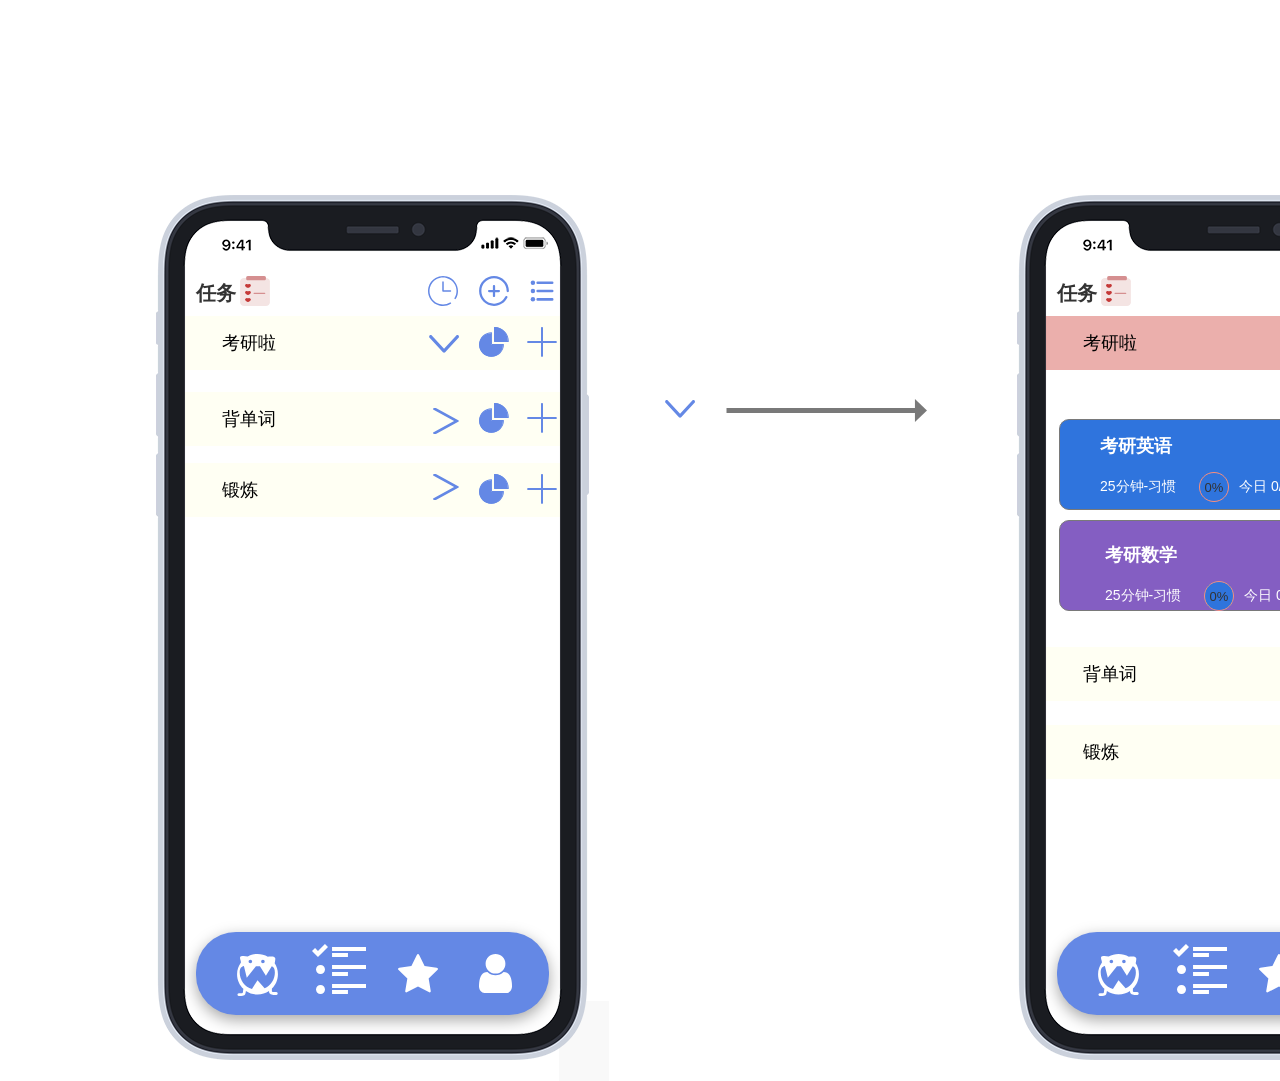
<file: 点击按钮出现详细事项（图）.html>
﻿<!DOCTYPE html>
<html>
  <head>
    <title>点击按钮出现详细事项（图）</title>
    <meta http-equiv="X-UA-Compatible" content="IE=edge"/>
    <meta http-equiv="content-type" content="text/html; charset=utf-8"/>
    <link href="resources/css/axure_rp_page.css" type="text/css" rel="stylesheet"/>
    <link href="data/styles.css" type="text/css" rel="stylesheet"/>
    <link href="files/点击按钮出现详细事项（图）/styles.css" type="text/css" rel="stylesheet"/>
    <script src="resources/scripts/jquery-3.2.1.min.js"></script>
    <script src="resources/scripts/axure/axQuery.js"></script>
    <script src="resources/scripts/axure/globals.js"></script>
    <script src="resources/scripts/axutils.js"></script>
    <script src="resources/scripts/axure/annotation.js"></script>
    <script src="resources/scripts/axure/axQuery.std.js"></script>
    <script src="resources/scripts/axure/doc.js"></script>
    <script src="resources/scripts/messagecenter.js"></script>
    <script src="resources/scripts/axure/events.js"></script>
    <script src="resources/scripts/axure/recording.js"></script>
    <script src="resources/scripts/axure/action.js"></script>
    <script src="resources/scripts/axure/expr.js"></script>
    <script src="resources/scripts/axure/geometry.js"></script>
    <script src="resources/scripts/axure/flyout.js"></script>
    <script src="resources/scripts/axure/model.js"></script>
    <script src="resources/scripts/axure/repeater.js"></script>
    <script src="resources/scripts/axure/sto.js"></script>
    <script src="resources/scripts/axure/utils.temp.js"></script>
    <script src="resources/scripts/axure/variables.js"></script>
    <script src="resources/scripts/axure/drag.js"></script>
    <script src="resources/scripts/axure/move.js"></script>
    <script src="resources/scripts/axure/visibility.js"></script>
    <script src="resources/scripts/axure/style.js"></script>
    <script src="resources/scripts/axure/adaptive.js"></script>
    <script src="resources/scripts/axure/tree.js"></script>
    <script src="resources/scripts/axure/init.temp.js"></script>
    <script src="resources/scripts/axure/legacy.js"></script>
    <script src="resources/scripts/axure/viewer.js"></script>
    <script src="resources/scripts/axure/math.js"></script>
    <script src="resources/scripts/axure/jquery.nicescroll.min.js"></script>
    <script src="data/document.js"></script>
    <script src="files/点击按钮出现详细事项（图）/data.js"></script>
    <script type="text/javascript">
      $axure.utils.getTransparentGifPath = function() { return 'resources/images/transparent.gif'; };
      $axure.utils.getOtherPath = function() { return 'resources/Other.html'; };
      $axure.utils.getReloadPath = function() { return 'resources/reload.html'; };
    </script>
  </head>
  <body>
    <div id="base" class="">

      <!-- Unnamed (Rectangle) -->
      <div id="u888" class="ax_default box_2">
        <div id="u888_div" class=""></div>
        <div id="u888_text" class="text " style="display:none; visibility: hidden">
          <p></p>
        </div>
      </div>

      <!-- Unnamed (Dynamic Panel) -->
      <div id="u889" class="ax_default">
        <div id="u889_state0" class="panel_state" data-label="State1" style="">
          <div id="u889_state0_content" class="panel_state_content">

            <!-- Unnamed (Rectangle) -->
            <div id="u890" class="ax_default box_3">
              <div id="u890_div" class=""></div>
              <div id="u890_text" class="text " style="display:none; visibility: hidden">
                <p></p>
              </div>
            </div>

            <!-- Unnamed (Shape) -->
            <div id="u891" class="ax_default icon">
              <img id="u891_img" class="img " src="images/1__首页_-_专注模式页/u4.svg"/>
              <div id="u891_text" class="text " style="display:none; visibility: hidden">
                <p></p>
              </div>
            </div>

            <!-- Unnamed (Shape) -->
            <div id="u892" class="ax_default icon">
              <img id="u892_img" class="img " src="images/1__首页_-_专注模式页/u5.svg"/>
              <div id="u892_text" class="text " style="display:none; visibility: hidden">
                <p></p>
              </div>
            </div>

            <!-- Unnamed (Shape) -->
            <div id="u893" class="ax_default icon selected">
              <img id="u893_img" class="img " src="images/2__任务页/u31.svg"/>
              <div id="u893_text" class="text " style="display:none; visibility: hidden">
                <p></p>
              </div>
            </div>

            <!-- task (Group) -->
            <div id="u894" class="ax_default" data-label="task" data-left="116" data-top="12" data-width="54" data-height="50">

              <!-- Unnamed (Shape) -->
              <div id="u895" class="ax_default icon">
                <img id="u895_img" class="img " src="images/2__任务页/u33.svg"/>
                <div id="u895_text" class="text " style="display:none; visibility: hidden">
                  <p></p>
                </div>
              </div>

              <!-- Unnamed (Ellipse) -->
              <div id="u896" class="ax_default icon">
                <img id="u896_img" class="img " src="images/2__任务页/u34.svg"/>
                <div id="u896_text" class="text " style="display:none; visibility: hidden">
                  <p></p>
                </div>
              </div>

              <!-- Unnamed (Ellipse) -->
              <div id="u897" class="ax_default icon">
                <img id="u897_img" class="img " src="images/2__任务页/u34.svg"/>
                <div id="u897_text" class="text " style="display:none; visibility: hidden">
                  <p></p>
                </div>
              </div>

              <!-- Unnamed (Shape) -->
              <div id="u898" class="ax_default icon">
                <img id="u898_img" class="img " src="images/2__任务页/u36.svg"/>
                <div id="u898_text" class="text " style="display:none; visibility: hidden">
                  <p></p>
                </div>
              </div>

              <!-- Unnamed (Shape) -->
              <div id="u899" class="ax_default icon">
                <img id="u899_img" class="img " src="images/2__任务页/u37.svg"/>
                <div id="u899_text" class="text " style="display:none; visibility: hidden">
                  <p></p>
                </div>
              </div>

              <!-- Unnamed (Shape) -->
              <div id="u900" class="ax_default icon">
                <img id="u900_img" class="img " src="images/2__任务页/u38.svg"/>
                <div id="u900_text" class="text " style="display:none; visibility: hidden">
                  <p></p>
                </div>
              </div>

              <!-- Unnamed (Shape) -->
              <div id="u901" class="ax_default icon">
                <img id="u901_img" class="img " src="images/2__任务页/u39.svg"/>
                <div id="u901_text" class="text " style="display:none; visibility: hidden">
                  <p></p>
                </div>
              </div>

              <!-- Unnamed (Shape) -->
              <div id="u902" class="ax_default icon">
                <img id="u902_img" class="img " src="images/2__任务页/u40.svg"/>
                <div id="u902_text" class="text " style="display:none; visibility: hidden">
                  <p></p>
                </div>
              </div>

              <!-- Unnamed (Shape) -->
              <div id="u903" class="ax_default icon">
                <img id="u903_img" class="img " src="images/2__任务页/u41.svg"/>
                <div id="u903_text" class="text " style="display:none; visibility: hidden">
                  <p></p>
                </div>
              </div>
            </div>
          </div>
        </div>
      </div>

      <!-- Unnamed (Group) -->
      <div id="u904" class="ax_default" data-left="156" data-top="195" data-width="453" data-height="886">

        <!-- Unnamed (Rectangle) -->
        <div id="u905" class="ax_default box_1">
          <div id="u905_div" class=""></div>
          <div id="u905_text" class="text " style="display:none; visibility: hidden">
            <p></p>
          </div>
        </div>

        <!-- Unnamed (Image) -->
        <div id="u906" class="ax_default image">
          <img id="u906_img" class="img " src="images/1__首页_-_专注模式页/u20.png"/>
          <div id="u906_text" class="text " style="display:none; visibility: hidden">
            <p></p>
          </div>
        </div>

        <!-- Unnamed (Image) -->
        <div id="u907" class="ax_default image">
          <img id="u907_img" class="img " src="images/1__首页_-_专注模式页/u21.png"/>
          <div id="u907_text" class="text " style="display:none; visibility: hidden">
            <p></p>
          </div>
        </div>

        <!-- 下巴 (Dynamic Panel) -->
        <div id="u908" class="ax_default" data-label="下巴">
          <div id="u908_state0" class="panel_state" data-label="State1" style="">
            <div id="u908_state0_content" class="panel_state_content">

              <!-- Unnamed (Image) -->
              <div id="u909" class="ax_default image">
                <img id="u909_img" class="img " src="images/1__首页_-_专注模式页/u22.png"/>
                <div id="u909_text" class="text " style="display:none; visibility: hidden">
                  <p></p>
                </div>
              </div>
            </div>
          </div>
        </div>

        <!-- Unnamed (Image) -->
        <div id="u910" class="ax_default image">
          <img id="u910_img" class="img " src="images/1__首页_-_专注模式页/u23.png"/>
          <div id="u910_text" class="text " style="display:none; visibility: hidden">
            <p></p>
          </div>
        </div>

        <!-- Unnamed (Status Bar) -->

        <!-- Unnamed (Image) -->
        <div id="u912" class="ax_default image">
          <img id="u912_img" class="img " src="images/1__首页_-_专注模式页/u25.png"/>
          <div id="u912_text" class="text " style="display:none; visibility: hidden">
            <p></p>
          </div>
        </div>
        <div id="u911" style="display:none; visibility:hidden;"></div>
      </div>

      <!-- Unnamed (Group) -->
      <div id="u913" class="ax_default" data-left="479" data-top="276" data-width="30" data-height="30">

        <!-- Unnamed (Shape) -->
        <div id="u914" class="ax_default icon">
          <img id="u914_img" class="img " src="images/2__任务页/u52.svg"/>
          <div id="u914_text" class="text " style="display:none; visibility: hidden">
            <p></p>
          </div>
        </div>

        <!-- Unnamed (Shape) -->
        <div id="u915" class="ax_default icon">
          <img id="u915_img" class="img " src="images/2__任务页/u53.svg"/>
          <div id="u915_text" class="text " style="display:none; visibility: hidden">
            <p></p>
          </div>
        </div>
      </div>

      <!-- Unnamed (Shape) -->
      <div id="u916" class="ax_default icon">
        <img id="u916_img" class="img " src="images/2__任务页/u54.svg"/>
        <div id="u916_text" class="text " style="display:none; visibility: hidden">
          <p></p>
        </div>
      </div>

      <!-- Unnamed (SVG) -->
      <div id="u917" class="ax_default image">
        <img id="u917_img" class="img " src="images/2__任务页/u55.svg"/>
        <div id="u917_text" class="text " style="display:none; visibility: hidden">
          <p></p>
        </div>
      </div>

      <!-- Unnamed (Rectangle) -->
      <div id="u918" class="ax_default box_1">
        <div id="u918_div" class=""></div>
        <div id="u918_text" class="text " style="display:none; visibility: hidden">
          <p></p>
        </div>
      </div>

      <!-- Unnamed (Rectangle) -->
      <div id="u919" class="ax_default label">
        <div id="u919_div" class=""></div>
        <div id="u919_text" class="text ">
          <p><span>考研啦</span></p>
        </div>
      </div>

      <!-- Unnamed (Shape) -->
      <div id="u920" class="ax_default icon">
        <img id="u920_img" class="img " src="images/2__任务页/u58.svg"/>
        <div id="u920_text" class="text " style="display:none; visibility: hidden">
          <p></p>
        </div>
      </div>

      <!-- Unnamed (Group) -->
      <div id="u921" class="ax_default" data-left="479" data-top="327" data-width="30" data-height="30">

        <!-- Unnamed (Shape) -->
        <div id="u922" class="ax_default icon">
          <img id="u922_img" class="img " src="images/2__任务页/u60.svg"/>
          <div id="u922_text" class="text " style="display:none; visibility: hidden">
            <p></p>
          </div>
        </div>

        <!-- Unnamed (Shape) -->
        <div id="u923" class="ax_default icon">
          <img id="u923_img" class="img " src="images/2__任务页/u61.svg"/>
          <div id="u923_text" class="text " style="display:none; visibility: hidden">
            <p></p>
          </div>
        </div>

        <!-- Unnamed (Shape) -->
        <div id="u924" class="ax_default icon">
          <img id="u924_img" class="img " src="images/2__任务页/u62.svg"/>
          <div id="u924_text" class="text " style="display:none; visibility: hidden">
            <p></p>
          </div>
        </div>

        <!-- Unnamed (Shape) -->
        <div id="u925" class="ax_default icon">
          <img id="u925_img" class="img " src="images/2__任务页/u63.svg"/>
          <div id="u925_text" class="text " style="display:none; visibility: hidden">
            <p></p>
          </div>
        </div>
      </div>

      <!-- Unnamed (Shape) -->
      <div id="u926" class="ax_default icon">
        <img id="u926_img" class="img " src="images/2__任务页/u64.svg"/>
        <div id="u926_text" class="text " style="display:none; visibility: hidden">
          <p></p>
        </div>
      </div>

      <!-- Unnamed (Rectangle) -->
      <div id="u927" class="ax_default label">
        <div id="u927_div" class=""></div>
        <div id="u927_text" class="text ">
          <p><span>任务</span></p>
        </div>
      </div>

      <!-- Unnamed (Rectangle) -->
      <div id="u928" class="ax_default box_1">
        <div id="u928_div" class=""></div>
        <div id="u928_text" class="text " style="display:none; visibility: hidden">
          <p></p>
        </div>
      </div>

      <!-- 背单词 (Rectangle) -->
      <div id="u929" class="ax_default label" data-label="背单词">
        <div id="u929_div" class=""></div>
        <div id="u929_text" class="text ">
          <p><span>背单词</span></p>
        </div>
      </div>

      <!-- Unnamed (Group) -->
      <div id="u930" class="ax_default" data-left="479" data-top="403" data-width="30" data-height="30">

        <!-- Unnamed (Shape) -->
        <div id="u931" class="ax_default icon">
          <img id="u931_img" class="img " src="images/2__任务页/u60.svg"/>
          <div id="u931_text" class="text " style="display:none; visibility: hidden">
            <p></p>
          </div>
        </div>

        <!-- Unnamed (Shape) -->
        <div id="u932" class="ax_default icon">
          <img id="u932_img" class="img " src="images/2__任务页/u61.svg"/>
          <div id="u932_text" class="text " style="display:none; visibility: hidden">
            <p></p>
          </div>
        </div>

        <!-- Unnamed (Shape) -->
        <div id="u933" class="ax_default icon">
          <img id="u933_img" class="img " src="images/2__任务页/u62.svg"/>
          <div id="u933_text" class="text " style="display:none; visibility: hidden">
            <p></p>
          </div>
        </div>

        <!-- Unnamed (Shape) -->
        <div id="u934" class="ax_default icon">
          <img id="u934_img" class="img " src="images/2__任务页/u63.svg"/>
          <div id="u934_text" class="text " style="display:none; visibility: hidden">
            <p></p>
          </div>
        </div>
      </div>

      <!-- Unnamed (Shape) -->
      <div id="u935" class="ax_default icon">
        <img id="u935_img" class="img " src="images/2__任务页/u64.svg"/>
        <div id="u935_text" class="text " style="display:none; visibility: hidden">
          <p></p>
        </div>
      </div>

      <!-- Unnamed (Rectangle) -->
      <div id="u936" class="ax_default box_1">
        <div id="u936_div" class=""></div>
        <div id="u936_text" class="text " style="display:none; visibility: hidden">
          <p></p>
        </div>
      </div>

      <!-- 锻炼 (Rectangle) -->
      <div id="u937" class="ax_default label" data-label="锻炼">
        <div id="u937_div" class=""></div>
        <div id="u937_text" class="text ">
          <p><span>锻炼</span></p>
        </div>
      </div>

      <!-- Unnamed (Group) -->
      <div id="u938" class="ax_default" data-left="479" data-top="474" data-width="30" data-height="30">

        <!-- Unnamed (Shape) -->
        <div id="u939" class="ax_default icon">
          <img id="u939_img" class="img " src="images/2__任务页/u60.svg"/>
          <div id="u939_text" class="text " style="display:none; visibility: hidden">
            <p></p>
          </div>
        </div>

        <!-- Unnamed (Shape) -->
        <div id="u940" class="ax_default icon">
          <img id="u940_img" class="img " src="images/2__任务页/u61.svg"/>
          <div id="u940_text" class="text " style="display:none; visibility: hidden">
            <p></p>
          </div>
        </div>

        <!-- Unnamed (Shape) -->
        <div id="u941" class="ax_default icon">
          <img id="u941_img" class="img " src="images/2__任务页/u62.svg"/>
          <div id="u941_text" class="text " style="display:none; visibility: hidden">
            <p></p>
          </div>
        </div>

        <!-- Unnamed (Shape) -->
        <div id="u942" class="ax_default icon">
          <img id="u942_img" class="img " src="images/2__任务页/u63.svg"/>
          <div id="u942_text" class="text " style="display:none; visibility: hidden">
            <p></p>
          </div>
        </div>
      </div>

      <!-- Unnamed (Shape) -->
      <div id="u943" class="ax_default icon">
        <img id="u943_img" class="img " src="images/2__任务页/u64.svg"/>
        <div id="u943_text" class="text " style="display:none; visibility: hidden">
          <p></p>
        </div>
      </div>

      <!-- Unnamed (Shape) -->
      <div id="u944" class="ax_default icon">
        <img id="u944_img" class="img " src="images/2__任务页/u82.svg"/>
        <div id="u944_text" class="text " style="display:none; visibility: hidden">
          <p></p>
        </div>
      </div>

      <!-- Unnamed (Shape) -->
      <div id="u945" class="ax_default icon">
        <img id="u945_img" class="img " src="images/2__任务页/u82.svg"/>
        <div id="u945_text" class="text " style="display:none; visibility: hidden">
          <p></p>
        </div>
      </div>

      <!-- Unnamed (Group) -->
      <div id="u946" class="ax_default" data-left="240" data-top="276" data-width="30" data-height="30">

        <!-- Unnamed (Shape) -->
        <div id="u947" class="ax_default icon">
          <img id="u947_img" class="img " src="images/2__任务页/u99.svg"/>
          <div id="u947_text" class="text " style="display:none; visibility: hidden">
            <p></p>
          </div>
        </div>

        <!-- Unnamed (Shape) -->
        <div id="u948" class="ax_default icon">
          <img id="u948_img" class="img " src="images/2__任务页/u100.svg"/>
          <div id="u948_text" class="text " style="display:none; visibility: hidden">
            <p></p>
          </div>
        </div>

        <!-- Unnamed (Shape) -->
        <div id="u949" class="ax_default icon">
          <img id="u949_img" class="img " src="images/2__任务页/u101.svg"/>
          <div id="u949_text" class="text " style="display:none; visibility: hidden">
            <p></p>
          </div>
        </div>

        <!-- Unnamed (Shape) -->
        <div id="u950" class="ax_default icon">
          <img id="u950_img" class="img " src="images/2__任务页/u102.svg"/>
          <div id="u950_text" class="text " style="display:none; visibility: hidden">
            <p></p>
          </div>
        </div>

        <!-- Unnamed (Shape) -->
        <div id="u951" class="ax_default icon">
          <img id="u951_img" class="img " src="images/2__任务页/u103.svg"/>
          <div id="u951_text" class="text " style="display:none; visibility: hidden">
            <p></p>
          </div>
        </div>

        <!-- Unnamed (Shape) -->
        <div id="u952" class="ax_default icon">
          <img id="u952_img" class="img " src="images/2__任务页/u104.svg"/>
          <div id="u952_text" class="text " style="display:none; visibility: hidden">
            <p></p>
          </div>
        </div>

        <!-- Unnamed (Shape) -->
        <div id="u953" class="ax_default icon">
          <img id="u953_img" class="img " src="images/2__任务页/u105.svg"/>
          <div id="u953_text" class="text " style="display:none; visibility: hidden">
            <p></p>
          </div>
        </div>
      </div>

      <!-- Unnamed (Line) -->
      <div id="u954" class="ax_default arrow">
        <img id="u954_img" class="img " src="images/2__任务页/u173.svg"/>
        <div id="u954_text" class="text " style="display:none; visibility: hidden">
          <p></p>
        </div>
      </div>

      <!-- Unnamed (Rectangle) -->
      <div id="u955" class="ax_default label">
        <div id="u955_div" class=""></div>
        <div id="u955_text" class="text " style="display:none; visibility: hidden">
          <p></p>
        </div>
      </div>

      <!-- Unnamed (Shape) -->
      <div id="u956" class="ax_default icon">
        <img id="u956_img" class="img " src="images/2__任务页/u58.svg"/>
        <div id="u956_text" class="text " style="display:none; visibility: hidden">
          <p></p>
        </div>
      </div>

      <!-- Unnamed (Rectangle) -->
      <div id="u957" class="ax_default box_2">
        <div id="u957_div" class=""></div>
        <div id="u957_text" class="text " style="display:none; visibility: hidden">
          <p></p>
        </div>
      </div>

      <!-- Unnamed (Dynamic Panel) -->
      <div id="u958" class="ax_default">
        <div id="u958_state0" class="panel_state" data-label="State1" style="">
          <div id="u958_state0_content" class="panel_state_content">

            <!-- Unnamed (Rectangle) -->
            <div id="u959" class="ax_default box_3">
              <div id="u959_div" class=""></div>
              <div id="u959_text" class="text " style="display:none; visibility: hidden">
                <p></p>
              </div>
            </div>

            <!-- Unnamed (Shape) -->
            <div id="u960" class="ax_default icon">
              <img id="u960_img" class="img " src="images/1__首页_-_专注模式页/u4.svg"/>
              <div id="u960_text" class="text " style="display:none; visibility: hidden">
                <p></p>
              </div>
            </div>

            <!-- Unnamed (Shape) -->
            <div id="u961" class="ax_default icon">
              <img id="u961_img" class="img " src="images/1__首页_-_专注模式页/u5.svg"/>
              <div id="u961_text" class="text " style="display:none; visibility: hidden">
                <p></p>
              </div>
            </div>

            <!-- Unnamed (Shape) -->
            <div id="u962" class="ax_default icon selected">
              <img id="u962_img" class="img " src="images/2__任务页/u31.svg"/>
              <div id="u962_text" class="text " style="display:none; visibility: hidden">
                <p></p>
              </div>
            </div>

            <!-- task (Group) -->
            <div id="u963" class="ax_default" data-label="task" data-left="116" data-top="12" data-width="54" data-height="50">

              <!-- Unnamed (Shape) -->
              <div id="u964" class="ax_default icon">
                <img id="u964_img" class="img " src="images/2__任务页/u33.svg"/>
                <div id="u964_text" class="text " style="display:none; visibility: hidden">
                  <p></p>
                </div>
              </div>

              <!-- Unnamed (Ellipse) -->
              <div id="u965" class="ax_default icon">
                <img id="u965_img" class="img " src="images/2__任务页/u34.svg"/>
                <div id="u965_text" class="text " style="display:none; visibility: hidden">
                  <p></p>
                </div>
              </div>

              <!-- Unnamed (Ellipse) -->
              <div id="u966" class="ax_default icon">
                <img id="u966_img" class="img " src="images/2__任务页/u34.svg"/>
                <div id="u966_text" class="text " style="display:none; visibility: hidden">
                  <p></p>
                </div>
              </div>

              <!-- Unnamed (Shape) -->
              <div id="u967" class="ax_default icon">
                <img id="u967_img" class="img " src="images/2__任务页/u36.svg"/>
                <div id="u967_text" class="text " style="display:none; visibility: hidden">
                  <p></p>
                </div>
              </div>

              <!-- Unnamed (Shape) -->
              <div id="u968" class="ax_default icon">
                <img id="u968_img" class="img " src="images/2__任务页/u37.svg"/>
                <div id="u968_text" class="text " style="display:none; visibility: hidden">
                  <p></p>
                </div>
              </div>

              <!-- Unnamed (Shape) -->
              <div id="u969" class="ax_default icon">
                <img id="u969_img" class="img " src="images/2__任务页/u38.svg"/>
                <div id="u969_text" class="text " style="display:none; visibility: hidden">
                  <p></p>
                </div>
              </div>

              <!-- Unnamed (Shape) -->
              <div id="u970" class="ax_default icon">
                <img id="u970_img" class="img " src="images/2__任务页/u39.svg"/>
                <div id="u970_text" class="text " style="display:none; visibility: hidden">
                  <p></p>
                </div>
              </div>

              <!-- Unnamed (Shape) -->
              <div id="u971" class="ax_default icon">
                <img id="u971_img" class="img " src="images/2__任务页/u40.svg"/>
                <div id="u971_text" class="text " style="display:none; visibility: hidden">
                  <p></p>
                </div>
              </div>

              <!-- Unnamed (Shape) -->
              <div id="u972" class="ax_default icon">
                <img id="u972_img" class="img " src="images/2__任务页/u41.svg"/>
                <div id="u972_text" class="text " style="display:none; visibility: hidden">
                  <p></p>
                </div>
              </div>
            </div>
          </div>
        </div>
      </div>

      <!-- Unnamed (Group) -->
      <div id="u973" class="ax_default" data-left="1017" data-top="195" data-width="453" data-height="886">

        <!-- Unnamed (Rectangle) -->
        <div id="u974" class="ax_default box_1">
          <div id="u974_div" class=""></div>
          <div id="u974_text" class="text " style="display:none; visibility: hidden">
            <p></p>
          </div>
        </div>

        <!-- Unnamed (Image) -->
        <div id="u975" class="ax_default image">
          <img id="u975_img" class="img " src="images/1__首页_-_专注模式页/u20.png"/>
          <div id="u975_text" class="text " style="display:none; visibility: hidden">
            <p></p>
          </div>
        </div>

        <!-- Unnamed (Image) -->
        <div id="u976" class="ax_default image">
          <img id="u976_img" class="img " src="images/1__首页_-_专注模式页/u21.png"/>
          <div id="u976_text" class="text " style="display:none; visibility: hidden">
            <p></p>
          </div>
        </div>

        <!-- 下巴 (Dynamic Panel) -->
        <div id="u977" class="ax_default" data-label="下巴">
          <div id="u977_state0" class="panel_state" data-label="State1" style="">
            <div id="u977_state0_content" class="panel_state_content">

              <!-- Unnamed (Image) -->
              <div id="u978" class="ax_default image">
                <img id="u978_img" class="img " src="images/1__首页_-_专注模式页/u22.png"/>
                <div id="u978_text" class="text " style="display:none; visibility: hidden">
                  <p></p>
                </div>
              </div>
            </div>
          </div>
        </div>

        <!-- Unnamed (Image) -->
        <div id="u979" class="ax_default image">
          <img id="u979_img" class="img " src="images/1__首页_-_专注模式页/u23.png"/>
          <div id="u979_text" class="text " style="display:none; visibility: hidden">
            <p></p>
          </div>
        </div>

        <!-- Unnamed (Status Bar) -->

        <!-- Unnamed (Image) -->
        <div id="u981" class="ax_default image">
          <img id="u981_img" class="img " src="images/1__首页_-_专注模式页/u25.png"/>
          <div id="u981_text" class="text " style="display:none; visibility: hidden">
            <p></p>
          </div>
        </div>
        <div id="u980" style="display:none; visibility:hidden;"></div>
      </div>

      <!-- Unnamed (Group) -->
      <div id="u982" class="ax_default" data-left="1340" data-top="276" data-width="30" data-height="30">

        <!-- Unnamed (Shape) -->
        <div id="u983" class="ax_default icon">
          <img id="u983_img" class="img " src="images/2__任务页/u52.svg"/>
          <div id="u983_text" class="text " style="display:none; visibility: hidden">
            <p></p>
          </div>
        </div>

        <!-- Unnamed (Shape) -->
        <div id="u984" class="ax_default icon">
          <img id="u984_img" class="img " src="images/2__任务页/u53.svg"/>
          <div id="u984_text" class="text " style="display:none; visibility: hidden">
            <p></p>
          </div>
        </div>
      </div>

      <!-- Unnamed (Shape) -->
      <div id="u985" class="ax_default icon">
        <img id="u985_img" class="img " src="images/2__任务页/u54.svg"/>
        <div id="u985_text" class="text " style="display:none; visibility: hidden">
          <p></p>
        </div>
      </div>

      <!-- Unnamed (SVG) -->
      <div id="u986" class="ax_default image">
        <img id="u986_img" class="img " src="images/2__任务页/u55.svg"/>
        <div id="u986_text" class="text " style="display:none; visibility: hidden">
          <p></p>
        </div>
      </div>

      <!-- Unnamed (Rectangle) -->
      <div id="u987" class="ax_default box_1">
        <div id="u987_div" class=""></div>
        <div id="u987_text" class="text " style="display:none; visibility: hidden">
          <p></p>
        </div>
      </div>

      <!-- Unnamed (Rectangle) -->
      <div id="u988" class="ax_default label">
        <div id="u988_div" class=""></div>
        <div id="u988_text" class="text ">
          <p><span>考研啦</span></p>
        </div>
      </div>

      <!-- Unnamed (Shape) -->
      <div id="u989" class="ax_default icon">
        <img id="u989_img" class="img " src="images/2__任务页/u58.svg"/>
        <div id="u989_text" class="text " style="display:none; visibility: hidden">
          <p></p>
        </div>
      </div>

      <!-- Unnamed (Group) -->
      <div id="u990" class="ax_default" data-left="1340" data-top="327" data-width="30" data-height="30">

        <!-- Unnamed (Shape) -->
        <div id="u991" class="ax_default icon">
          <img id="u991_img" class="img " src="images/2__任务页/u60.svg"/>
          <div id="u991_text" class="text " style="display:none; visibility: hidden">
            <p></p>
          </div>
        </div>

        <!-- Unnamed (Shape) -->
        <div id="u992" class="ax_default icon">
          <img id="u992_img" class="img " src="images/2__任务页/u61.svg"/>
          <div id="u992_text" class="text " style="display:none; visibility: hidden">
            <p></p>
          </div>
        </div>

        <!-- Unnamed (Shape) -->
        <div id="u993" class="ax_default icon">
          <img id="u993_img" class="img " src="images/2__任务页/u62.svg"/>
          <div id="u993_text" class="text " style="display:none; visibility: hidden">
            <p></p>
          </div>
        </div>

        <!-- Unnamed (Shape) -->
        <div id="u994" class="ax_default icon">
          <img id="u994_img" class="img " src="images/2__任务页/u63.svg"/>
          <div id="u994_text" class="text " style="display:none; visibility: hidden">
            <p></p>
          </div>
        </div>
      </div>

      <!-- Unnamed (Shape) -->
      <div id="u995" class="ax_default icon">
        <img id="u995_img" class="img " src="images/2__任务页/u64.svg"/>
        <div id="u995_text" class="text " style="display:none; visibility: hidden">
          <p></p>
        </div>
      </div>

      <!-- Unnamed (Rectangle) -->
      <div id="u996" class="ax_default label">
        <div id="u996_div" class=""></div>
        <div id="u996_text" class="text ">
          <p><span>任务</span></p>
        </div>
      </div>

      <!-- 二级导航 (Dynamic Panel) -->
      <div id="u997" class="ax_default" data-label="二级导航">
        <div id="u997_state0" class="panel_state" data-label="State1" style="">
          <div id="u997_state0_content" class="panel_state_content">

            <!-- Unnamed (Rectangle) -->
            <div id="u998" class="ax_default flow_shape">
              <div id="u998_div" class=""></div>
              <div id="u998_text" class="text " style="display:none; visibility: hidden">
                <p></p>
              </div>
            </div>

            <!-- Unnamed (Rectangle) -->
            <div id="u999" class="ax_default label">
              <div id="u999_div" class=""></div>
              <div id="u999_text" class="text ">
                <p><span>考研英语</span></p>
              </div>
            </div>

            <!-- Unnamed (Rectangle) -->
            <div id="u1000" class="ax_default label">
              <div id="u1000_div" class=""></div>
              <div id="u1000_text" class="text ">
                <p><span>25分钟-习惯</span></p>
              </div>
            </div>

            <!-- Unnamed (Ellipse) -->
            <div id="u1001" class="ax_default ellipse">
              <img id="u1001_img" class="img " src="images/点击按钮出现详细事项（图）/u1001.svg"/>
              <div id="u1001_text" class="text ">
                <p><span>0%</span></p>
              </div>
            </div>

            <!-- Unnamed (Rectangle) -->
            <div id="u1002" class="ax_default label">
              <div id="u1002_div" class=""></div>
              <div id="u1002_text" class="text ">
                <p><span>今日 0/5 分钟</span></p>
              </div>
            </div>

            <!-- Unnamed (Rectangle) -->
            <div id="u1003" class="ax_default label">
              <div id="u1003_div" class=""></div>
              <div id="u1003_text" class="text ">
                <p><span>开始</span></p>
              </div>
            </div>

            <!-- Unnamed (Rectangle) -->
            <div id="u1004" class="ax_default flow_shape">
              <div id="u1004_div" class=""></div>
              <div id="u1004_text" class="text " style="display:none; visibility: hidden">
                <p></p>
              </div>
            </div>

            <!-- Unnamed (Rectangle) -->
            <div id="u1005" class="ax_default label">
              <div id="u1005_div" class=""></div>
              <div id="u1005_text" class="text ">
                <p><span>考研数学</span></p>
              </div>
            </div>

            <!-- Unnamed (Rectangle) -->
            <div id="u1006" class="ax_default label">
              <div id="u1006_div" class=""></div>
              <div id="u1006_text" class="text ">
                <p><span>25分钟-习惯</span></p>
              </div>
            </div>

            <!-- Unnamed (Ellipse) -->
            <div id="u1007" class="ax_default ellipse">
              <img id="u1007_img" class="img " src="images/点击按钮出现详细事项（图）/u1001.svg"/>
              <div id="u1007_text" class="text ">
                <p><span>0%</span></p>
              </div>
            </div>

            <!-- Unnamed (Rectangle) -->
            <div id="u1008" class="ax_default label">
              <div id="u1008_div" class=""></div>
              <div id="u1008_text" class="text ">
                <p><span>今日 0/15 分钟</span></p>
              </div>
            </div>

            <!-- Unnamed (Rectangle) -->
            <div id="u1009" class="ax_default label">
              <div id="u1009_div" class=""></div>
              <div id="u1009_text" class="text ">
                <p><span>开始</span></p>
              </div>
            </div>
          </div>
        </div>
      </div>

      <!-- 背单词组合 (Group) -->
      <div id="u1010" class="ax_default" data-label="背单词组合" data-left="1046" data-top="647" data-width="375" data-height="54">

        <!-- Unnamed (Rectangle) -->
        <div id="u1011" class="ax_default box_1">
          <div id="u1011_div" class=""></div>
          <div id="u1011_text" class="text " style="display:none; visibility: hidden">
            <p></p>
          </div>
        </div>

        <!-- 背单词 (Rectangle) -->
        <div id="u1012" class="ax_default label" data-label="背单词">
          <div id="u1012_div" class=""></div>
          <div id="u1012_text" class="text ">
            <p><span>背单词</span></p>
          </div>
        </div>

        <!-- Unnamed (Group) -->
        <div id="u1013" class="ax_default" data-left="1340" data-top="658" data-width="30" data-height="30">

          <!-- Unnamed (Shape) -->
          <div id="u1014" class="ax_default icon">
            <img id="u1014_img" class="img " src="images/2__任务页/u60.svg"/>
            <div id="u1014_text" class="text " style="display:none; visibility: hidden">
              <p></p>
            </div>
          </div>

          <!-- Unnamed (Shape) -->
          <div id="u1015" class="ax_default icon">
            <img id="u1015_img" class="img " src="images/2__任务页/u61.svg"/>
            <div id="u1015_text" class="text " style="display:none; visibility: hidden">
              <p></p>
            </div>
          </div>

          <!-- Unnamed (Shape) -->
          <div id="u1016" class="ax_default icon">
            <img id="u1016_img" class="img " src="images/2__任务页/u62.svg"/>
            <div id="u1016_text" class="text " style="display:none; visibility: hidden">
              <p></p>
            </div>
          </div>

          <!-- Unnamed (Shape) -->
          <div id="u1017" class="ax_default icon">
            <img id="u1017_img" class="img " src="images/2__任务页/u63.svg"/>
            <div id="u1017_text" class="text " style="display:none; visibility: hidden">
              <p></p>
            </div>
          </div>
        </div>

        <!-- Unnamed (Shape) -->
        <div id="u1018" class="ax_default icon">
          <img id="u1018_img" class="img " src="images/2__任务页/u64.svg"/>
          <div id="u1018_text" class="text " style="display:none; visibility: hidden">
            <p></p>
          </div>
        </div>

        <!-- Unnamed (Shape) -->
        <div id="u1019" class="ax_default icon">
          <img id="u1019_img" class="img " src="images/2__任务页/u82.svg"/>
          <div id="u1019_text" class="text " style="display:none; visibility: hidden">
            <p></p>
          </div>
        </div>
      </div>

      <!-- 锻炼组合 (Group) -->
      <div id="u1020" class="ax_default" data-label="锻炼组合" data-left="1046" data-top="725" data-width="375" data-height="54">

        <!-- Unnamed (Rectangle) -->
        <div id="u1021" class="ax_default box_1">
          <div id="u1021_div" class=""></div>
          <div id="u1021_text" class="text " style="display:none; visibility: hidden">
            <p></p>
          </div>
        </div>

        <!-- 锻炼 (Rectangle) -->
        <div id="u1022" class="ax_default label" data-label="锻炼">
          <div id="u1022_div" class=""></div>
          <div id="u1022_text" class="text ">
            <p><span>锻炼</span></p>
          </div>
        </div>

        <!-- Unnamed (Group) -->
        <div id="u1023" class="ax_default" data-left="1340" data-top="736" data-width="30" data-height="30">

          <!-- Unnamed (Shape) -->
          <div id="u1024" class="ax_default icon">
            <img id="u1024_img" class="img " src="images/2__任务页/u60.svg"/>
            <div id="u1024_text" class="text " style="display:none; visibility: hidden">
              <p></p>
            </div>
          </div>

          <!-- Unnamed (Shape) -->
          <div id="u1025" class="ax_default icon">
            <img id="u1025_img" class="img " src="images/2__任务页/u61.svg"/>
            <div id="u1025_text" class="text " style="display:none; visibility: hidden">
              <p></p>
            </div>
          </div>

          <!-- Unnamed (Shape) -->
          <div id="u1026" class="ax_default icon">
            <img id="u1026_img" class="img " src="images/2__任务页/u62.svg"/>
            <div id="u1026_text" class="text " style="display:none; visibility: hidden">
              <p></p>
            </div>
          </div>

          <!-- Unnamed (Shape) -->
          <div id="u1027" class="ax_default icon">
            <img id="u1027_img" class="img " src="images/2__任务页/u63.svg"/>
            <div id="u1027_text" class="text " style="display:none; visibility: hidden">
              <p></p>
            </div>
          </div>
        </div>

        <!-- Unnamed (Shape) -->
        <div id="u1028" class="ax_default icon">
          <img id="u1028_img" class="img " src="images/2__任务页/u64.svg"/>
          <div id="u1028_text" class="text " style="display:none; visibility: hidden">
            <p></p>
          </div>
        </div>

        <!-- Unnamed (Shape) -->
        <div id="u1029" class="ax_default icon">
          <img id="u1029_img" class="img " src="images/2__任务页/u82.svg"/>
          <div id="u1029_text" class="text " style="display:none; visibility: hidden">
            <p></p>
          </div>
        </div>
      </div>

      <!-- Unnamed (Hot Spot) -->
      <div id="u1030" class="ax_default">
      </div>

      <!-- Unnamed (Group) -->
      <div id="u1031" class="ax_default" data-left="1101" data-top="276" data-width="30" data-height="30">

        <!-- Unnamed (Shape) -->
        <div id="u1032" class="ax_default icon">
          <img id="u1032_img" class="img " src="images/2__任务页/u99.svg"/>
          <div id="u1032_text" class="text " style="display:none; visibility: hidden">
            <p></p>
          </div>
        </div>

        <!-- Unnamed (Shape) -->
        <div id="u1033" class="ax_default icon">
          <img id="u1033_img" class="img " src="images/2__任务页/u100.svg"/>
          <div id="u1033_text" class="text " style="display:none; visibility: hidden">
            <p></p>
          </div>
        </div>

        <!-- Unnamed (Shape) -->
        <div id="u1034" class="ax_default icon">
          <img id="u1034_img" class="img " src="images/2__任务页/u101.svg"/>
          <div id="u1034_text" class="text " style="display:none; visibility: hidden">
            <p></p>
          </div>
        </div>

        <!-- Unnamed (Shape) -->
        <div id="u1035" class="ax_default icon">
          <img id="u1035_img" class="img " src="images/2__任务页/u102.svg"/>
          <div id="u1035_text" class="text " style="display:none; visibility: hidden">
            <p></p>
          </div>
        </div>

        <!-- Unnamed (Shape) -->
        <div id="u1036" class="ax_default icon">
          <img id="u1036_img" class="img " src="images/2__任务页/u103.svg"/>
          <div id="u1036_text" class="text " style="display:none; visibility: hidden">
            <p></p>
          </div>
        </div>

        <!-- Unnamed (Shape) -->
        <div id="u1037" class="ax_default icon">
          <img id="u1037_img" class="img " src="images/2__任务页/u104.svg"/>
          <div id="u1037_text" class="text " style="display:none; visibility: hidden">
            <p></p>
          </div>
        </div>

        <!-- Unnamed (Shape) -->
        <div id="u1038" class="ax_default icon">
          <img id="u1038_img" class="img " src="images/2__任务页/u105.svg"/>
          <div id="u1038_text" class="text " style="display:none; visibility: hidden">
            <p></p>
          </div>
        </div>
      </div>
    </div>
    <script src="resources/scripts/axure/ios.js"></script>
  </body>
</html>
</file>
<file: resources/css/axure_rp_page.css>
﻿/* so the window resize fires within a frame in IE7 */
html, body {
    height: 100%;
}

.mobileFrameCursor div * {
    cursor: inherit !important;
}

a {
    color: inherit;
}

p {
    margin: 0px;
    text-rendering: optimizeLegibility;
    font-feature-settings: "kern" 1;
    -webkit-font-feature-settings: "kern";
    -moz-font-feature-settings: "kern";
    -moz-font-feature-settings: "kern=1";
    font-kerning: normal;
}

ul {
    margin:0px;
}

iframe {
    background: #FFFFFF;
}

/* to match IE with C, FF */
input {
    padding: 1px 0px 1px 0px;
    box-sizing: border-box;
    -moz-box-sizing: border-box;
}

input[type=text]::-ms-clear {
    width: 0;
    height: 0;
    display: none;
}

textarea {
    margin: 0px;
    box-sizing: border-box;
    -moz-box-sizing: border-box;
}

.focused:focus, .selectedFocused:focus {
    outline: none;
}

div.intcases {
    font-family: arial; 
    font-size: 12px;
    text-align:left; 
    border:1px solid #AAA; 
    background:#FFF none repeat scroll 0% 0%; 
    z-index:9999; 
    visibility:hidden; 
    position:absolute;
    padding: 0px;
    border-radius: 3px;
    white-space: nowrap;
}

div.intcaselink {
    cursor: pointer;
    padding: 3px 8px 3px 8px;
    margin: 5px;
    background:#EEE none repeat scroll 0% 0%; 
    border:1px solid #AAA;
    border-radius: 3px;
}

div.refpageimage {
    position: absolute;
    left: 0px;
    top: 0px;
    font-size: 0px;
    width: 16px;
    height: 16px;
    cursor: pointer;
    background-image: url(images/newwindow.gif);
    background-repeat: no-repeat;
}

div.annnoteimage {
    position: absolute;
    left: 0px;
    top: 0px;
    font-size: 0px;
    /*width: 16px;
    height: 12px;*/
    cursor: help;
    /*background-image: url(images/note.gif);*/
    /*background-repeat: no-repeat;*/
    width: 13px;
    height: 12px;
    padding-top: 1px;
    text-align: center;
    background-color: #138CDD;
    -moz-box-shadow: 1px 1px 3px #aaa;
    -webkit-box-shadow: 1px 1px 3px #aaa;
    box-shadow: 1px 1px 3px #aaa;
}

div.annnoteline {
    display: inline-block;
    width: 9px;
    height: 1px;
    border-bottom: 1px solid white;
    margin-top: 1px;
}

div.annnotelabel {
    /*position: absolute;
    left: 0px;
    top: 0px;*/
    font-family: Helvetica,Arial;
    white-space: nowrap;
    
    padding-top: 1px;
    background-color: #fff849;
    font-size: 10px;
    font-weight: bold;
    line-height: 14px;
    margin-right: 3px;
    padding: 0px 4px;
    color: #000;

    -moz-box-shadow: 1px 1px 3px #aaa;
    -webkit-box-shadow: 1px 1px 3px #aaa;
    box-shadow: 1px 1px 3px #aaa;
}

div.annnote {
    display: flex;
    position: absolute;
    cursor: help;
    line-height: 14px;
}

.annotation {
    font-size: 12px;
    padding-left: 2px;
    margin-bottom: 5px;
}

.annotationName {
    /*font-size: 13px;
    font-weight: bold;
    margin-bottom: 3px;
    white-space: nowrap;*/

    font-family: 'Trebuchet MS';
    font-size: 14px;
    font-weight: bold;
    margin-bottom: 5px;
    white-space: nowrap;
}

.annotationValue {
    font-family: Arial, Helvetica, Sans-Serif;
    font-size: 12px;
    color: #4a4a4a;
    line-height: 21px;
    margin-bottom: 20px;
}

.noteLink {
    text-decoration: inherit;
    color: inherit;
}

.noteLink:hover {
    background-color: white;
}

/* this is a fix for the issue where dialogs jump around and takes the text-align from the body */
.dialogFix {
    position:absolute;
    text-align:left;
    border: 1px solid #8f949a;
}


@keyframes pulsate {
  from {
    box-shadow: 0 0 10px #15d6ba;
  }
  to {
    box-shadow: 0 0 20px #15d6ba;
  }
}

@-webkit-keyframes pulsate {
  from {
    -webkit-box-shadow: 0 0 10px #15d6ba;
    box-shadow: 0 0 10px #15d6ba;
  }
  to {
    -webkit-box-shadow: 0 0 20px #15d6ba;
    box-shadow: 0 0 20px #15d6ba;
  }
}
 
@-moz-keyframes pulsate {
  from {
    -moz-box-shadow: 0 0 10px #15d6ba;
    box-shadow: 0 0 10px #15d6ba;
  }
  to {
    -moz-box-shadow: 0 0 20px #15d6ba;
    box-shadow: 0 0 20px #15d6ba;
  }
}

.legacyPulsateBorder {
    /*border: 5px solid #15d6ba;
    margin: -5px;*/
    -moz-box-shadow: 0 0 10px 3px #15d6ba;
    box-shadow: 0 0 10px 3px #15d6ba;
}

.pulsateBorder {
  animation-name: pulsate;
  animation-timing-function: ease-in-out;
  animation-duration: 0.9s;
  animation-iteration-count: infinite;
  animation-direction: alternate;
  
  -webkit-animation-name: pulsate;
  -webkit-animation-timing-function: ease-in-out;
  -webkit-animation-duration: 0.9s;
  -webkit-animation-iteration-count: infinite;
  -webkit-animation-direction: alternate;

  -moz-animation-name: pulsate;
  -moz-animation-timing-function: ease-in-out;
  -moz-animation-duration: 0.9s;
  -moz-animation-iteration-count: infinite;
  -moz-animation-direction: alternate;
}

.ax_default_hidden, .ax_default_unplaced{
    display: none;
    visibility: hidden;
}

.widgetNoteSelected {
    -moz-box-shadow: 0 0 10px 3px #138CDD;
    box-shadow: 0 0 10px 3px #138CDD;
    /*-moz-box-shadow: 0 0 20px #3915d6;
    box-shadow: 0 0 20px #3915d6;*/
    /*border: 3px solid #3915d6;*/
    /*margin: -3px;*/
}


.singleImg {
    display: none;
    visibility: hidden;
}

#ios-safari {
    overflow: auto;
    -webkit-overflow-scrolling: touch;
}

#ios-safari-html {
    display: block;
    overflow: auto;
    -webkit-overflow-scrolling: touch;
    position: absolute;
    top: 0;
    left: 0;
    right: 0;
    bottom: 0;
}

#ios-safari-fixed {
    position: absolute;
    pointer-events: none;
    width: initial;
}

#ios-safari-fixed div {
    pointer-events: auto;
}
</file>
<file: data/styles.css>
﻿.ax_default {
  font-family:'Arial Normal', 'Arial', sans-serif;
  font-weight:400;
  font-style:normal;
  font-size:13px;
  letter-spacing:normal;
  color:#333333;
  vertical-align:none;
  text-align:center;
  line-height:normal;
  text-transform:none;
}
.box_1 {
  color:#333333;
  line-height:6px;
}
.box_2 {
}
.box_3 {
}
.ellipse {
}
._形状 {
}
.image {
}
._一级标题 {
  font-family:'Arial Normal', 'Arial', sans-serif;
  font-weight:bold;
  font-style:normal;
  font-size:32px;
  text-align:left;
}
._二级标题 {
  font-family:'Arial Normal', 'Arial', sans-serif;
  font-weight:bold;
  font-style:normal;
  font-size:24px;
  text-align:left;
}
._三级标题 {
  font-family:'Arial Normal', 'Arial', sans-serif;
  font-weight:bold;
  font-style:normal;
  font-size:18px;
  text-align:left;
}
._四级标题 {
  font-family:'Arial Normal', 'Arial', sans-serif;
  font-weight:bold;
  font-style:normal;
  font-size:14px;
  text-align:left;
}
._五级标题 {
  font-family:'Arial Normal', 'Arial', sans-serif;
  font-weight:bold;
  font-style:normal;
  text-align:left;
}
._六级标题 {
  font-family:'Arial Normal', 'Arial', sans-serif;
  font-weight:bold;
  font-style:normal;
  font-size:10px;
  text-align:left;
}
.label {
  font-size:14px;
  text-align:left;
}
._文本段落 {
  text-align:left;
}
.form_hint {
  color:#999999;
}
.form_disabled {
}
.line {
}
.arrow {
}
.text_field {
  color:#000000;
  text-align:left;
}
.text_area {
  color:#000000;
  text-align:left;
}
.sticky_1 {
  text-align:left;
}
.sticky_2 {
  text-align:left;
}
.sticky_3 {
  text-align:left;
}
.sticky_4 {
  text-align:left;
}
._流程形状 {
}
.icon {
}
.flow_shape {
}
textarea, select, input, button { outline: none; }
</file>
<file: files/1__首页_-_专注模式页/styles.css>
﻿body {
  margin:0px;
  background-image:none;
  position:static;
  left:auto;
  width:810px;
  margin-left:0;
  margin-right:0;
  text-align:left;
}
.form_sketch {
  border-color:transparent;
  background-color:transparent;
}
#base {
  position:absolute;
  z-index:0;
}
#u2_div {
  border-width:0px;
  position:absolute;
  left:0px;
  top:0px;
  width:375px;
  height:44px;
  background:inherit;
  background-color:rgba(255, 255, 255, 1);
  border:none;
  border-radius:40px;
  border-bottom-right-radius:0px;
  border-bottom-left-radius:0px;
  -moz-box-shadow:none;
  -webkit-box-shadow:none;
  box-shadow:none;
}
#u2 {
  border-width:0px;
  position:absolute;
  left:386px;
  top:77px;
  width:375px;
  height:44px;
  display:flex;
}
#u2 .text {
  position:absolute;
  align-self:center;
  padding:2px 2px 2px 2px;
  box-sizing:border-box;
  width:100%;
}
#u2_text {
  border-width:0px;
  word-wrap:break-word;
  text-transform:none;
  visibility:hidden;
}
#u3_div {
  border-width:0px;
  position:absolute;
  left:0px;
  top:0px;
  width:353px;
  height:83px;
  background:inherit;
  background-color:rgba(100, 136, 229, 1);
  border:none;
  border-radius:40px;
  -moz-box-shadow:0px 5px 15px rgba(0, 0, 0, 0.349019607843137);
  -webkit-box-shadow:0px 5px 15px rgba(0, 0, 0, 0.349019607843137);
  box-shadow:0px 5px 15px rgba(0, 0, 0, 0.349019607843137);
}
#u3 {
  border-width:0px;
  position:absolute;
  left:397px;
  top:787px;
  width:353px;
  height:83px;
  display:flex;
}
#u3 .text {
  position:absolute;
  align-self:center;
  padding:2px 2px 2px 2px;
  box-sizing:border-box;
  width:100%;
}
#u3_text {
  border-width:0px;
  word-wrap:break-word;
  text-transform:none;
  visibility:hidden;
}
#u4_img {
  border-width:0px;
  position:absolute;
  left:0px;
  top:0px;
  width:40px;
  height:39px;
}
#u4 {
  border-width:0px;
  position:absolute;
  left:599px;
  top:809px;
  width:40px;
  height:39px;
  display:flex;
}
#u4 .text {
  position:absolute;
  align-self:center;
  padding:2px 2px 2px 2px;
  box-sizing:border-box;
  width:100%;
}
#u4_text {
  border-width:0px;
  word-wrap:break-word;
  text-transform:none;
  visibility:hidden;
}
#u5_img {
  border-width:0px;
  position:absolute;
  left:0px;
  top:0px;
  width:33px;
  height:39px;
}
#u5 {
  border-width:0px;
  position:absolute;
  left:680px;
  top:809px;
  width:33px;
  height:39px;
  display:flex;
}
#u5 .text {
  position:absolute;
  align-self:center;
  padding:2px 2px 2px 2px;
  box-sizing:border-box;
  width:100%;
}
#u5_text {
  border-width:0px;
  word-wrap:break-word;
  text-transform:none;
  visibility:hidden;
}
#u6_img {
  border-width:0px;
  position:absolute;
  left:0px;
  top:0px;
  width:50px;
  height:51px;
}
#u6 {
  border-width:0px;
  position:absolute;
  left:438px;
  top:800px;
  width:50px;
  height:51px;
  display:flex;
}
#u6 .text {
  position:absolute;
  align-self:center;
  padding:2px 2px 2px 2px;
  box-sizing:border-box;
  width:100%;
}
#u6_text {
  border-width:0px;
  word-wrap:break-word;
  text-transform:none;
  visibility:hidden;
}
#u7 {
  border-width:0px;
  position:absolute;
  left:0px;
  top:0px;
  width:0px;
  height:0px;
}
#u8 {
  border-width:0px;
  position:absolute;
  left:0px;
  top:0px;
  width:0px;
  height:0px;
}
#u9_img {
  border-width:0px;
  position:absolute;
  left:0px;
  top:0px;
  width:28px;
  height:3px;
}
#u9 {
  border-width:0px;
  position:absolute;
  left:533px;
  top:811px;
  width:28px;
  height:3px;
  display:flex;
}
#u9 .text {
  position:absolute;
  align-self:center;
  padding:2px 2px 2px 2px;
  box-sizing:border-box;
  width:100%;
}
#u9_text {
  border-width:0px;
  word-wrap:break-word;
  text-transform:none;
  visibility:hidden;
}
#u10_img {
  border-width:0px;
  position:absolute;
  left:0px;
  top:0px;
  width:7px;
  height:7px;
}
#u10 {
  border-width:0px;
  position:absolute;
  left:520px;
  top:826px;
  width:7px;
  height:7px;
  display:flex;
}
#u10 .text {
  position:absolute;
  align-self:center;
  padding:2px 2px 2px 2px;
  box-sizing:border-box;
  width:100%;
}
#u10_text {
  border-width:0px;
  word-wrap:break-word;
  text-transform:none;
  visibility:hidden;
}
#u11_img {
  border-width:0px;
  position:absolute;
  left:0px;
  top:0px;
  width:7px;
  height:7px;
}
#u11 {
  border-width:0px;
  position:absolute;
  left:520px;
  top:842px;
  width:7px;
  height:7px;
  display:flex;
}
#u11 .text {
  position:absolute;
  align-self:center;
  padding:2px 2px 2px 2px;
  box-sizing:border-box;
  width:100%;
}
#u11_text {
  border-width:0px;
  word-wrap:break-word;
  text-transform:none;
  visibility:hidden;
}
#u12_img {
  border-width:0px;
  position:absolute;
  left:0px;
  top:0px;
  width:13px;
  height:3px;
}
#u12 {
  border-width:0px;
  position:absolute;
  left:533px;
  top:816px;
  width:13px;
  height:3px;
  display:flex;
}
#u12 .text {
  position:absolute;
  align-self:center;
  padding:2px 2px 2px 2px;
  box-sizing:border-box;
  width:100%;
}
#u12_text {
  border-width:0px;
  word-wrap:break-word;
  text-transform:none;
  visibility:hidden;
}
#u13_img {
  border-width:0px;
  position:absolute;
  left:0px;
  top:0px;
  width:28px;
  height:3px;
}
#u13 {
  border-width:0px;
  position:absolute;
  left:533px;
  top:826px;
  width:28px;
  height:3px;
  display:flex;
}
#u13 .text {
  position:absolute;
  align-self:center;
  padding:2px 2px 2px 2px;
  box-sizing:border-box;
  width:100%;
}
#u13_text {
  border-width:0px;
  word-wrap:break-word;
  text-transform:none;
  visibility:hidden;
}
#u14_img {
  border-width:0px;
  position:absolute;
  left:0px;
  top:0px;
  width:13px;
  height:3px;
}
#u14 {
  border-width:0px;
  position:absolute;
  left:533px;
  top:831px;
  width:13px;
  height:3px;
  display:flex;
}
#u14 .text {
  position:absolute;
  align-self:center;
  padding:2px 2px 2px 2px;
  box-sizing:border-box;
  width:100%;
}
#u14_text {
  border-width:0px;
  word-wrap:break-word;
  text-transform:none;
  visibility:hidden;
}
#u15_img {
  border-width:0px;
  position:absolute;
  left:0px;
  top:0px;
  width:28px;
  height:3px;
}
#u15 {
  border-width:0px;
  position:absolute;
  left:533px;
  top:841px;
  width:28px;
  height:3px;
  display:flex;
}
#u15 .text {
  position:absolute;
  align-self:center;
  padding:2px 2px 2px 2px;
  box-sizing:border-box;
  width:100%;
}
#u15_text {
  border-width:0px;
  word-wrap:break-word;
  text-transform:none;
  visibility:hidden;
}
#u16_img {
  border-width:0px;
  position:absolute;
  left:0px;
  top:0px;
  width:13px;
  height:3px;
}
#u16 {
  border-width:0px;
  position:absolute;
  left:533px;
  top:846px;
  width:13px;
  height:3px;
  display:flex;
}
#u16 .text {
  position:absolute;
  align-self:center;
  padding:2px 2px 2px 2px;
  box-sizing:border-box;
  width:100%;
}
#u16_text {
  border-width:0px;
  word-wrap:break-word;
  text-transform:none;
  visibility:hidden;
}
#u17_img {
  border-width:0px;
  position:absolute;
  left:0px;
  top:0px;
  width:13px;
  height:11px;
}
#u17 {
  border-width:0px;
  position:absolute;
  left:517px;
  top:809px;
  width:13px;
  height:11px;
  display:flex;
}
#u17 .text {
  position:absolute;
  align-self:center;
  padding:2px 2px 2px 2px;
  box-sizing:border-box;
  width:100%;
}
#u17_text {
  border-width:0px;
  word-wrap:break-word;
  text-transform:none;
  visibility:hidden;
}
#u18 {
  border-width:0px;
  position:absolute;
  left:0px;
  top:0px;
  width:0px;
  height:0px;
}
#u19_div {
  border-width:0px;
  position:absolute;
  left:0px;
  top:0px;
  width:50px;
  height:80px;
  background:inherit;
  background-color:rgba(249, 249, 249, 1);
  border:none;
  border-left:0px;
  border-top:0px;
  border-right:0px;
  border-radius:0px;
  border-bottom-right-radius:0px;
  border-bottom-left-radius:0px;
  -moz-box-shadow:none;
  -webkit-box-shadow:none;
  box-shadow:none;
  font-family:'微软雅黑', sans-serif;
  font-weight:400;
  font-style:normal;
  color:#999999;
  line-height:28px;
}
#u19 {
  border-width:0px;
  position:absolute;
  left:760px;
  top:856px;
  width:50px;
  height:80px;
  display:flex;
  font-family:'微软雅黑', sans-serif;
  font-weight:400;
  font-style:normal;
  color:#999999;
  line-height:28px;
}
#u19 .text {
  position:absolute;
  align-self:center;
  padding:0px 0px 0px 0px;
  box-sizing:border-box;
  width:100%;
}
#u19_text {
  border-width:0px;
  word-wrap:break-word;
  text-transform:none;
  visibility:hidden;
}
#u20_img {
  border-width:0px;
  position:absolute;
  left:0px;
  top:0px;
  width:433px;
  height:62px;
}
#u20 {
  border-width:0px;
  position:absolute;
  left:357px;
  top:50px;
  width:433px;
  height:62px;
  display:flex;
}
#u20 .text {
  position:absolute;
  align-self:center;
  padding:2px 2px 2px 2px;
  box-sizing:border-box;
  width:100%;
}
#u20_text {
  border-width:0px;
  word-wrap:break-word;
  text-transform:none;
  visibility:hidden;
}
#u21_img {
  border-width:0px;
  position:absolute;
  left:0px;
  top:0px;
  width:30px;
  height:803px;
}
#u21 {
  border-width:0px;
  position:absolute;
  left:357px;
  top:112px;
  width:30px;
  height:803px;
  display:flex;
}
#u21 .text {
  position:absolute;
  align-self:center;
  padding:2px 2px 2px 2px;
  box-sizing:border-box;
  width:100%;
}
#u21_text {
  border-width:0px;
  word-wrap:break-word;
  text-transform:none;
  visibility:hidden;
}
#u22_img {
  border-width:0px;
  position:absolute;
  left:0px;
  top:0px;
  width:373px;
  height:59px;
}
#u22 {
  border-width:0px;
  position:absolute;
  left:387px;
  top:856px;
  width:373px;
  height:59px;
  display:flex;
}
#u22 .text {
  position:absolute;
  align-self:center;
  padding:2px 2px 2px 2px;
  box-sizing:border-box;
  width:100%;
}
#u22_text {
  border-width:0px;
  word-wrap:break-word;
  text-transform:none;
  visibility:hidden;
}
#u23_img {
  border-width:0px;
  position:absolute;
  left:0px;
  top:0px;
  width:30px;
  height:803px;
}
#u23 {
  border-width:0px;
  position:absolute;
  left:760px;
  top:112px;
  width:30px;
  height:803px;
  display:flex;
}
#u23 .text {
  position:absolute;
  align-self:center;
  padding:2px 2px 2px 2px;
  box-sizing:border-box;
  width:100%;
}
#u23_text {
  border-width:0px;
  word-wrap:break-word;
  text-transform:none;
  visibility:hidden;
}
#u25_img {
  border-width:0px;
  position:absolute;
  left:0px;
  top:0px;
  width:374px;
  height:44px;
}
#u25 {
  border-width:0px;
  position:absolute;
  left:387px;
  top:77px;
  width:374px;
  height:44px;
  display:flex;
}
#u25 .text {
  position:absolute;
  align-self:center;
  padding:2px 2px 2px 2px;
  box-sizing:border-box;
  width:100%;
}
#u25_text {
  border-width:0px;
  word-wrap:break-word;
  text-transform:none;
  visibility:hidden;
}
</file>
<file: files/2__任务页/styles.css>
﻿body {
  margin:0px;
  background-image:none;
  position:static;
  left:auto;
  width:2107px;
  margin-left:0;
  margin-right:0;
  text-align:left;
}
.form_sketch {
  border-color:transparent;
  background-color:transparent;
}
#base {
  position:absolute;
  z-index:0;
}
#u26_div {
  border-width:0px;
  position:absolute;
  left:0px;
  top:0px;
  width:375px;
  height:44px;
  background:inherit;
  background-color:rgba(255, 255, 255, 1);
  border:none;
  border-radius:40px;
  border-bottom-right-radius:0px;
  border-bottom-left-radius:0px;
  -moz-box-shadow:none;
  -webkit-box-shadow:none;
  box-shadow:none;
}
#u26 {
  border-width:0px;
  position:absolute;
  left:185px;
  top:222px;
  width:375px;
  height:44px;
  display:flex;
}
#u26 .text {
  position:absolute;
  align-self:center;
  padding:2px 2px 2px 2px;
  box-sizing:border-box;
  width:100%;
}
#u26_text {
  border-width:0px;
  word-wrap:break-word;
  text-transform:none;
  visibility:hidden;
}
#u27 {
  position:absolute;
  left:196px;
  top:932px;
}
#u27_state0 {
  position:relative;
  left:0px;
  top:0px;
  width:353px;
  height:83px;
  background-image:none;
  border:none;
  border-radius:0px;
  -moz-box-shadow:none;
  -webkit-box-shadow:none;
  box-shadow:none;
}
#u27_state0_content {
  border-width:0px;
  position:absolute;
  left:0px;
  top:0px;
  width:1px;
  height:1px;
}
#u28_div {
  border-width:0px;
  position:absolute;
  left:0px;
  top:0px;
  width:353px;
  height:83px;
  background:inherit;
  background-color:rgba(100, 136, 229, 1);
  border:none;
  border-radius:40px;
  -moz-box-shadow:0px 5px 15px rgba(0, 0, 0, 0.349019607843137);
  -webkit-box-shadow:0px 5px 15px rgba(0, 0, 0, 0.349019607843137);
  box-shadow:0px 5px 15px rgba(0, 0, 0, 0.349019607843137);
}
#u28 {
  border-width:0px;
  position:absolute;
  left:0px;
  top:0px;
  width:353px;
  height:83px;
  display:flex;
}
#u28 .text {
  position:absolute;
  align-self:center;
  padding:2px 2px 2px 2px;
  box-sizing:border-box;
  width:100%;
}
#u28_text {
  border-width:0px;
  word-wrap:break-word;
  text-transform:none;
  visibility:hidden;
}
#u29_img {
  border-width:0px;
  position:absolute;
  left:0px;
  top:0px;
  width:40px;
  height:39px;
}
#u29 {
  border-width:0px;
  position:absolute;
  left:202px;
  top:22px;
  width:40px;
  height:39px;
  display:flex;
}
#u29 .text {
  position:absolute;
  align-self:center;
  padding:2px 2px 2px 2px;
  box-sizing:border-box;
  width:100%;
}
#u29_text {
  border-width:0px;
  word-wrap:break-word;
  text-transform:none;
  visibility:hidden;
}
#u30_img {
  border-width:0px;
  position:absolute;
  left:0px;
  top:0px;
  width:33px;
  height:39px;
}
#u30 {
  border-width:0px;
  position:absolute;
  left:283px;
  top:22px;
  width:33px;
  height:39px;
  display:flex;
}
#u30 .text {
  position:absolute;
  align-self:center;
  padding:2px 2px 2px 2px;
  box-sizing:border-box;
  width:100%;
}
#u30_text {
  border-width:0px;
  word-wrap:break-word;
  text-transform:none;
  visibility:hidden;
}
#u31_img {
  border-width:0px;
  position:absolute;
  left:0px;
  top:0px;
  width:41px;
  height:42px;
}
#u31 {
  border-width:0px;
  position:absolute;
  left:41px;
  top:22px;
  width:41px;
  height:42px;
  display:flex;
}
#u31 .text {
  position:absolute;
  align-self:center;
  padding:2px 2px 2px 2px;
  box-sizing:border-box;
  width:100%;
}
#u31_text {
  border-width:0px;
  word-wrap:break-word;
  text-transform:none;
  visibility:hidden;
}
#u32 {
  border-width:0px;
  position:absolute;
  left:0px;
  top:0px;
  width:0px;
  height:0px;
}
#u33_img {
  border-width:0px;
  position:absolute;
  left:0px;
  top:0px;
  width:34px;
  height:4px;
}
#u33 {
  border-width:0px;
  position:absolute;
  left:136px;
  top:15px;
  width:34px;
  height:4px;
  display:flex;
}
#u33 .text {
  position:absolute;
  align-self:center;
  padding:2px 2px 2px 2px;
  box-sizing:border-box;
  width:100%;
}
#u33_text {
  border-width:0px;
  word-wrap:break-word;
  text-transform:none;
  visibility:hidden;
}
#u34_img {
  border-width:0px;
  position:absolute;
  left:0px;
  top:0px;
  width:9px;
  height:9px;
}
#u34 {
  border-width:0px;
  position:absolute;
  left:120px;
  top:33px;
  width:9px;
  height:9px;
  display:flex;
}
#u34 .text {
  position:absolute;
  align-self:center;
  padding:2px 2px 2px 2px;
  box-sizing:border-box;
  width:100%;
}
#u34_text {
  border-width:0px;
  word-wrap:break-word;
  text-transform:none;
  visibility:hidden;
}
#u35_img {
  border-width:0px;
  position:absolute;
  left:0px;
  top:0px;
  width:9px;
  height:9px;
}
#u35 {
  border-width:0px;
  position:absolute;
  left:120px;
  top:53px;
  width:9px;
  height:9px;
  display:flex;
}
#u35 .text {
  position:absolute;
  align-self:center;
  padding:2px 2px 2px 2px;
  box-sizing:border-box;
  width:100%;
}
#u35_text {
  border-width:0px;
  word-wrap:break-word;
  text-transform:none;
  visibility:hidden;
}
#u36_img {
  border-width:0px;
  position:absolute;
  left:0px;
  top:0px;
  width:16px;
  height:4px;
}
#u36 {
  border-width:0px;
  position:absolute;
  left:136px;
  top:21px;
  width:16px;
  height:4px;
  display:flex;
}
#u36 .text {
  position:absolute;
  align-self:center;
  padding:2px 2px 2px 2px;
  box-sizing:border-box;
  width:100%;
}
#u36_text {
  border-width:0px;
  word-wrap:break-word;
  text-transform:none;
  visibility:hidden;
}
#u37_img {
  border-width:0px;
  position:absolute;
  left:0px;
  top:0px;
  width:34px;
  height:4px;
}
#u37 {
  border-width:0px;
  position:absolute;
  left:136px;
  top:33px;
  width:34px;
  height:4px;
  display:flex;
}
#u37 .text {
  position:absolute;
  align-self:center;
  padding:2px 2px 2px 2px;
  box-sizing:border-box;
  width:100%;
}
#u37_text {
  border-width:0px;
  word-wrap:break-word;
  text-transform:none;
  visibility:hidden;
}
#u38_img {
  border-width:0px;
  position:absolute;
  left:0px;
  top:0px;
  width:16px;
  height:4px;
}
#u38 {
  border-width:0px;
  position:absolute;
  left:136px;
  top:40px;
  width:16px;
  height:4px;
  display:flex;
}
#u38 .text {
  position:absolute;
  align-self:center;
  padding:2px 2px 2px 2px;
  box-sizing:border-box;
  width:100%;
}
#u38_text {
  border-width:0px;
  word-wrap:break-word;
  text-transform:none;
  visibility:hidden;
}
#u39_img {
  border-width:0px;
  position:absolute;
  left:0px;
  top:0px;
  width:34px;
  height:4px;
}
#u39 {
  border-width:0px;
  position:absolute;
  left:136px;
  top:52px;
  width:34px;
  height:4px;
  display:flex;
}
#u39 .text {
  position:absolute;
  align-self:center;
  padding:2px 2px 2px 2px;
  box-sizing:border-box;
  width:100%;
}
#u39_text {
  border-width:0px;
  word-wrap:break-word;
  text-transform:none;
  visibility:hidden;
}
#u40_img {
  border-width:0px;
  position:absolute;
  left:0px;
  top:0px;
  width:16px;
  height:4px;
}
#u40 {
  border-width:0px;
  position:absolute;
  left:136px;
  top:58px;
  width:16px;
  height:4px;
  display:flex;
}
#u40 .text {
  position:absolute;
  align-self:center;
  padding:2px 2px 2px 2px;
  box-sizing:border-box;
  width:100%;
}
#u40_text {
  border-width:0px;
  word-wrap:break-word;
  text-transform:none;
  visibility:hidden;
}
#u41_img {
  border-width:0px;
  position:absolute;
  left:0px;
  top:0px;
  width:16px;
  height:13px;
}
#u41 {
  border-width:0px;
  position:absolute;
  left:116px;
  top:12px;
  width:16px;
  height:13px;
  display:flex;
}
#u41 .text {
  position:absolute;
  align-self:center;
  padding:2px 2px 2px 2px;
  box-sizing:border-box;
  width:100%;
}
#u41_text {
  border-width:0px;
  word-wrap:break-word;
  text-transform:none;
  visibility:hidden;
}
#u42 {
  border-width:0px;
  position:absolute;
  left:0px;
  top:0px;
  width:0px;
  height:0px;
}
#u43_div {
  border-width:0px;
  position:absolute;
  left:0px;
  top:0px;
  width:50px;
  height:80px;
  background:inherit;
  background-color:rgba(249, 249, 249, 1);
  border:none;
  border-left:0px;
  border-top:0px;
  border-right:0px;
  border-radius:0px;
  border-bottom-right-radius:0px;
  border-bottom-left-radius:0px;
  -moz-box-shadow:none;
  -webkit-box-shadow:none;
  box-shadow:none;
  font-family:'微软雅黑', sans-serif;
  font-weight:400;
  font-style:normal;
  color:#999999;
  line-height:28px;
}
#u43 {
  border-width:0px;
  position:absolute;
  left:559px;
  top:1001px;
  width:50px;
  height:80px;
  display:flex;
  font-family:'微软雅黑', sans-serif;
  font-weight:400;
  font-style:normal;
  color:#999999;
  line-height:28px;
}
#u43 .text {
  position:absolute;
  align-self:center;
  padding:0px 0px 0px 0px;
  box-sizing:border-box;
  width:100%;
}
#u43_text {
  border-width:0px;
  word-wrap:break-word;
  text-transform:none;
  visibility:hidden;
}
#u44_img {
  border-width:0px;
  position:absolute;
  left:0px;
  top:0px;
  width:433px;
  height:62px;
}
#u44 {
  border-width:0px;
  position:absolute;
  left:156px;
  top:195px;
  width:433px;
  height:62px;
  display:flex;
}
#u44 .text {
  position:absolute;
  align-self:center;
  padding:2px 2px 2px 2px;
  box-sizing:border-box;
  width:100%;
}
#u44_text {
  border-width:0px;
  word-wrap:break-word;
  text-transform:none;
  visibility:hidden;
}
#u45_img {
  border-width:0px;
  position:absolute;
  left:0px;
  top:0px;
  width:30px;
  height:803px;
}
#u45 {
  border-width:0px;
  position:absolute;
  left:156px;
  top:257px;
  width:30px;
  height:803px;
  display:flex;
}
#u45 .text {
  position:absolute;
  align-self:center;
  padding:2px 2px 2px 2px;
  box-sizing:border-box;
  width:100%;
}
#u45_text {
  border-width:0px;
  word-wrap:break-word;
  text-transform:none;
  visibility:hidden;
}
#u46 {
  position:absolute;
  left:186px;
  top:1001px;
}
#u46_state0 {
  position:relative;
  left:0px;
  top:0px;
  width:373px;
  height:59px;
  background-image:none;
  border:none;
  border-radius:0px;
  -moz-box-shadow:none;
  -webkit-box-shadow:none;
  box-shadow:none;
}
#u46_state0_content {
  border-width:0px;
  position:absolute;
  left:0px;
  top:0px;
  width:1px;
  height:1px;
}
#u47_img {
  border-width:0px;
  position:absolute;
  left:0px;
  top:0px;
  width:373px;
  height:59px;
}
#u47 {
  border-width:0px;
  position:absolute;
  left:0px;
  top:0px;
  width:373px;
  height:59px;
  display:flex;
}
#u47 .text {
  position:absolute;
  align-self:center;
  padding:2px 2px 2px 2px;
  box-sizing:border-box;
  width:100%;
}
#u47_text {
  border-width:0px;
  word-wrap:break-word;
  text-transform:none;
  visibility:hidden;
}
#u48_img {
  border-width:0px;
  position:absolute;
  left:0px;
  top:0px;
  width:30px;
  height:803px;
}
#u48 {
  border-width:0px;
  position:absolute;
  left:559px;
  top:257px;
  width:30px;
  height:803px;
  display:flex;
}
#u48 .text {
  position:absolute;
  align-self:center;
  padding:2px 2px 2px 2px;
  box-sizing:border-box;
  width:100%;
}
#u48_text {
  border-width:0px;
  word-wrap:break-word;
  text-transform:none;
  visibility:hidden;
}
#u50_img {
  border-width:0px;
  position:absolute;
  left:0px;
  top:0px;
  width:374px;
  height:44px;
}
#u50 {
  border-width:0px;
  position:absolute;
  left:186px;
  top:222px;
  width:374px;
  height:44px;
  display:flex;
}
#u50 .text {
  position:absolute;
  align-self:center;
  padding:2px 2px 2px 2px;
  box-sizing:border-box;
  width:100%;
}
#u50_text {
  border-width:0px;
  word-wrap:break-word;
  text-transform:none;
  visibility:hidden;
}
#u51 {
  border-width:0px;
  position:absolute;
  left:0px;
  top:0px;
  width:0px;
  height:0px;
}
#u52_img {
  border-width:0px;
  position:absolute;
  left:0px;
  top:0px;
  width:30px;
  height:30px;
}
#u52 {
  border-width:0px;
  position:absolute;
  left:479px;
  top:276px;
  width:30px;
  height:30px;
  display:flex;
  color:#FFFFFF;
}
#u52 .text {
  position:absolute;
  align-self:center;
  padding:2px 2px 2px 2px;
  box-sizing:border-box;
  width:100%;
}
#u52_text {
  border-width:0px;
  word-wrap:break-word;
  text-transform:none;
  visibility:hidden;
}
#u53_img {
  border-width:0px;
  position:absolute;
  left:0px;
  top:0px;
  width:12px;
  height:12px;
}
#u53 {
  border-width:0px;
  position:absolute;
  left:488px;
  top:285px;
  width:12px;
  height:12px;
  display:flex;
  color:#FFFFFF;
}
#u53 .text {
  position:absolute;
  align-self:center;
  padding:2px 2px 2px 2px;
  box-sizing:border-box;
  width:100%;
}
#u53_text {
  border-width:0px;
  word-wrap:break-word;
  text-transform:none;
  visibility:hidden;
}
#u54_img {
  border-width:0px;
  position:absolute;
  left:0px;
  top:0px;
  width:30px;
  height:30px;
}
#u54 {
  border-width:0px;
  position:absolute;
  left:428px;
  top:276px;
  width:30px;
  height:30px;
  display:flex;
  color:#FFFFFF;
}
#u54 .text {
  position:absolute;
  align-self:center;
  padding:2px 2px 2px 2px;
  box-sizing:border-box;
  width:100%;
}
#u54_text {
  border-width:0px;
  word-wrap:break-word;
  text-transform:none;
  visibility:hidden;
}
#u55_img {
  border-width:0px;
  position:absolute;
  left:0px;
  top:0px;
  width:30px;
  height:30px;
}
#u55 {
  border-width:0px;
  position:absolute;
  left:527px;
  top:276px;
  width:30px;
  height:30px;
  display:flex;
}
#u55 .text {
  position:absolute;
  align-self:center;
  padding:2px 2px 2px 2px;
  box-sizing:border-box;
  width:100%;
}
#u55_text {
  border-width:0px;
  word-wrap:break-word;
  text-transform:none;
  visibility:hidden;
}
#u56_div {
  border-width:0px;
  position:absolute;
  left:0px;
  top:0px;
  width:375px;
  height:54px;
  background:inherit;
  background-color:rgba(255, 255, 240, 1);
  border:none;
  border-radius:0px;
  -moz-box-shadow:none;
  -webkit-box-shadow:none;
  box-shadow:none;
}
#u56 {
  border-width:0px;
  position:absolute;
  left:185px;
  top:316px;
  width:375px;
  height:54px;
  display:flex;
  opacity:0.8;
}
#u56 .text {
  position:absolute;
  align-self:center;
  padding:2px 2px 2px 2px;
  box-sizing:border-box;
  width:100%;
}
#u56_text {
  border-width:0px;
  word-wrap:break-word;
  text-transform:none;
  visibility:hidden;
}
#u57_div {
  border-width:0px;
  position:absolute;
  left:0px;
  top:0px;
  width:72px;
  height:26px;
  background:inherit;
  background-color:rgba(255, 255, 255, 0);
  border:none;
  border-radius:0px;
  -moz-box-shadow:none;
  -webkit-box-shadow:none;
  box-shadow:none;
  font-size:18px;
  color:#000000;
}
#u57 {
  border-width:0px;
  position:absolute;
  left:222px;
  top:331px;
  width:72px;
  height:26px;
  display:flex;
  font-size:18px;
  color:#000000;
}
#u57 .text {
  position:absolute;
  align-self:flex-start;
  padding:0px 0px 0px 0px;
  box-sizing:border-box;
  width:100%;
}
#u57_text {
  border-width:0px;
  word-wrap:break-word;
  text-transform:none;
}
#u58_img {
  border-width:0px;
  position:absolute;
  left:0px;
  top:0px;
  width:30px;
  height:18px;
}
#u58 {
  border-width:0px;
  position:absolute;
  left:429px;
  top:335px;
  width:30px;
  height:18px;
  display:flex;
  color:#FFFFFF;
}
#u58 .text {
  position:absolute;
  align-self:center;
  padding:2px 2px 2px 2px;
  box-sizing:border-box;
  width:100%;
}
#u58_text {
  border-width:0px;
  word-wrap:break-word;
  text-transform:none;
  visibility:hidden;
}
#u59 {
  border-width:0px;
  position:absolute;
  left:0px;
  top:0px;
  width:0px;
  height:0px;
}
#u60_img {
  border-width:0px;
  position:absolute;
  left:0px;
  top:0px;
  width:14px;
  height:14px;
}
#u60 {
  border-width:0px;
  position:absolute;
  left:494px;
  top:327px;
  width:14px;
  height:14px;
  display:flex;
  color:#FFFFFF;
}
#u60 .text {
  position:absolute;
  align-self:center;
  padding:2px 2px 2px 2px;
  box-sizing:border-box;
  width:100%;
}
#u60_text {
  border-width:0px;
  word-wrap:break-word;
  text-transform:none;
  visibility:hidden;
}
#u61_img {
  border-width:0px;
  position:absolute;
  left:0px;
  top:0px;
  width:15px;
  height:15px;
}
#u61 {
  border-width:0px;
  position:absolute;
  left:494px;
  top:327px;
  width:15px;
  height:15px;
  display:flex;
  color:#FFFFFF;
}
#u61 .text {
  position:absolute;
  align-self:center;
  padding:2px 2px 2px 2px;
  box-sizing:border-box;
  width:100%;
}
#u61_text {
  border-width:0px;
  word-wrap:break-word;
  text-transform:none;
  visibility:hidden;
}
#u62_img {
  border-width:0px;
  position:absolute;
  left:0px;
  top:0px;
  width:24px;
  height:24px;
}
#u62 {
  border-width:0px;
  position:absolute;
  left:479px;
  top:333px;
  width:24px;
  height:24px;
  display:flex;
  color:#FFFFFF;
}
#u62 .text {
  position:absolute;
  align-self:center;
  padding:2px 2px 2px 2px;
  box-sizing:border-box;
  width:100%;
}
#u62_text {
  border-width:0px;
  word-wrap:break-word;
  text-transform:none;
  visibility:hidden;
}
#u63_img {
  border-width:0px;
  position:absolute;
  left:0px;
  top:0px;
  width:25px;
  height:25px;
}
#u63 {
  border-width:0px;
  position:absolute;
  left:479px;
  top:332px;
  width:25px;
  height:25px;
  display:flex;
  color:#FFFFFF;
}
#u63 .text {
  position:absolute;
  align-self:center;
  padding:2px 2px 2px 2px;
  box-sizing:border-box;
  width:100%;
}
#u63_text {
  border-width:0px;
  word-wrap:break-word;
  text-transform:none;
  visibility:hidden;
}
#u64_img {
  border-width:0px;
  position:absolute;
  left:0px;
  top:0px;
  width:30px;
  height:30px;
}
#u64 {
  border-width:0px;
  position:absolute;
  left:527px;
  top:327px;
  width:30px;
  height:30px;
  display:flex;
  color:#FFFFFF;
}
#u64 .text {
  position:absolute;
  align-self:center;
  padding:2px 2px 2px 2px;
  box-sizing:border-box;
  width:100%;
}
#u64_text {
  border-width:0px;
  word-wrap:break-word;
  text-transform:none;
  visibility:hidden;
}
#u65_div {
  border-width:0px;
  position:absolute;
  left:0px;
  top:0px;
  width:40px;
  height:9px;
  background:inherit;
  background-color:rgba(255, 255, 255, 0);
  border:none;
  border-radius:0px;
  -moz-box-shadow:none;
  -webkit-box-shadow:none;
  box-shadow:none;
  font-family:'Arial Negreta', 'Arial Normal', 'Arial', sans-serif;
  font-weight:700;
  font-style:normal;
  font-size:20px;
}
#u65 {
  border-width:0px;
  position:absolute;
  left:196px;
  top:280px;
  width:40px;
  height:9px;
  display:flex;
  font-family:'Arial Negreta', 'Arial Normal', 'Arial', sans-serif;
  font-weight:700;
  font-style:normal;
  font-size:20px;
}
#u65 .text {
  position:absolute;
  align-self:flex-start;
  padding:0px 0px 0px 0px;
  box-sizing:border-box;
  width:100%;
}
#u65_text {
  border-width:0px;
  white-space:nowrap;
  text-transform:none;
}
#u66_div {
  border-width:0px;
  position:absolute;
  left:0px;
  top:0px;
  width:375px;
  height:54px;
  background:inherit;
  background-color:rgba(255, 255, 240, 1);
  border:none;
  border-radius:0px;
  -moz-box-shadow:none;
  -webkit-box-shadow:none;
  box-shadow:none;
}
#u66 {
  border-width:0px;
  position:absolute;
  left:185px;
  top:392px;
  width:375px;
  height:54px;
  display:flex;
  opacity:0.8;
}
#u66 .text {
  position:absolute;
  align-self:center;
  padding:2px 2px 2px 2px;
  box-sizing:border-box;
  width:100%;
}
#u66_text {
  border-width:0px;
  word-wrap:break-word;
  text-transform:none;
  visibility:hidden;
}
#u67_div {
  border-width:0px;
  position:absolute;
  left:0px;
  top:0px;
  width:72px;
  height:26px;
  background:inherit;
  background-color:rgba(255, 255, 255, 0);
  border:none;
  border-radius:0px;
  -moz-box-shadow:none;
  -webkit-box-shadow:none;
  box-shadow:none;
  font-size:18px;
  color:#000000;
}
#u67 {
  border-width:0px;
  position:absolute;
  left:222px;
  top:407px;
  width:72px;
  height:26px;
  display:flex;
  font-size:18px;
  color:#000000;
}
#u67 .text {
  position:absolute;
  align-self:flex-start;
  padding:0px 0px 0px 0px;
  box-sizing:border-box;
  width:100%;
}
#u67_text {
  border-width:0px;
  word-wrap:break-word;
  text-transform:none;
}
#u68 {
  border-width:0px;
  position:absolute;
  left:0px;
  top:0px;
  width:0px;
  height:0px;
}
#u69_img {
  border-width:0px;
  position:absolute;
  left:0px;
  top:0px;
  width:14px;
  height:14px;
}
#u69 {
  border-width:0px;
  position:absolute;
  left:494px;
  top:403px;
  width:14px;
  height:14px;
  display:flex;
  color:#FFFFFF;
}
#u69 .text {
  position:absolute;
  align-self:center;
  padding:2px 2px 2px 2px;
  box-sizing:border-box;
  width:100%;
}
#u69_text {
  border-width:0px;
  word-wrap:break-word;
  text-transform:none;
  visibility:hidden;
}
#u70_img {
  border-width:0px;
  position:absolute;
  left:0px;
  top:0px;
  width:15px;
  height:15px;
}
#u70 {
  border-width:0px;
  position:absolute;
  left:494px;
  top:403px;
  width:15px;
  height:15px;
  display:flex;
  color:#FFFFFF;
}
#u70 .text {
  position:absolute;
  align-self:center;
  padding:2px 2px 2px 2px;
  box-sizing:border-box;
  width:100%;
}
#u70_text {
  border-width:0px;
  word-wrap:break-word;
  text-transform:none;
  visibility:hidden;
}
#u71_img {
  border-width:0px;
  position:absolute;
  left:0px;
  top:0px;
  width:24px;
  height:24px;
}
#u71 {
  border-width:0px;
  position:absolute;
  left:479px;
  top:409px;
  width:24px;
  height:24px;
  display:flex;
  color:#FFFFFF;
}
#u71 .text {
  position:absolute;
  align-self:center;
  padding:2px 2px 2px 2px;
  box-sizing:border-box;
  width:100%;
}
#u71_text {
  border-width:0px;
  word-wrap:break-word;
  text-transform:none;
  visibility:hidden;
}
#u72_img {
  border-width:0px;
  position:absolute;
  left:0px;
  top:0px;
  width:25px;
  height:25px;
}
#u72 {
  border-width:0px;
  position:absolute;
  left:479px;
  top:408px;
  width:25px;
  height:25px;
  display:flex;
  color:#FFFFFF;
}
#u72 .text {
  position:absolute;
  align-self:center;
  padding:2px 2px 2px 2px;
  box-sizing:border-box;
  width:100%;
}
#u72_text {
  border-width:0px;
  word-wrap:break-word;
  text-transform:none;
  visibility:hidden;
}
#u73_img {
  border-width:0px;
  position:absolute;
  left:0px;
  top:0px;
  width:30px;
  height:30px;
}
#u73 {
  border-width:0px;
  position:absolute;
  left:527px;
  top:403px;
  width:30px;
  height:30px;
  display:flex;
  color:#FFFFFF;
}
#u73 .text {
  position:absolute;
  align-self:center;
  padding:2px 2px 2px 2px;
  box-sizing:border-box;
  width:100%;
}
#u73_text {
  border-width:0px;
  word-wrap:break-word;
  text-transform:none;
  visibility:hidden;
}
#u74_div {
  border-width:0px;
  position:absolute;
  left:0px;
  top:0px;
  width:375px;
  height:54px;
  background:inherit;
  background-color:rgba(255, 255, 240, 1);
  border:none;
  border-radius:0px;
  -moz-box-shadow:none;
  -webkit-box-shadow:none;
  box-shadow:none;
}
#u74 {
  border-width:0px;
  position:absolute;
  left:185px;
  top:463px;
  width:375px;
  height:54px;
  display:flex;
  opacity:0.8;
}
#u74 .text {
  position:absolute;
  align-self:center;
  padding:2px 2px 2px 2px;
  box-sizing:border-box;
  width:100%;
}
#u74_text {
  border-width:0px;
  word-wrap:break-word;
  text-transform:none;
  visibility:hidden;
}
#u75_div {
  border-width:0px;
  position:absolute;
  left:0px;
  top:0px;
  width:72px;
  height:26px;
  background:inherit;
  background-color:rgba(255, 255, 255, 0);
  border:none;
  border-radius:0px;
  -moz-box-shadow:none;
  -webkit-box-shadow:none;
  box-shadow:none;
  font-size:18px;
  color:#000000;
}
#u75 {
  border-width:0px;
  position:absolute;
  left:222px;
  top:478px;
  width:72px;
  height:26px;
  display:flex;
  font-size:18px;
  color:#000000;
}
#u75 .text {
  position:absolute;
  align-self:flex-start;
  padding:0px 0px 0px 0px;
  box-sizing:border-box;
  width:100%;
}
#u75_text {
  border-width:0px;
  word-wrap:break-word;
  text-transform:none;
}
#u76 {
  border-width:0px;
  position:absolute;
  left:0px;
  top:0px;
  width:0px;
  height:0px;
}
#u77_img {
  border-width:0px;
  position:absolute;
  left:0px;
  top:0px;
  width:14px;
  height:14px;
}
#u77 {
  border-width:0px;
  position:absolute;
  left:494px;
  top:474px;
  width:14px;
  height:14px;
  display:flex;
  color:#FFFFFF;
}
#u77 .text {
  position:absolute;
  align-self:center;
  padding:2px 2px 2px 2px;
  box-sizing:border-box;
  width:100%;
}
#u77_text {
  border-width:0px;
  word-wrap:break-word;
  text-transform:none;
  visibility:hidden;
}
#u78_img {
  border-width:0px;
  position:absolute;
  left:0px;
  top:0px;
  width:15px;
  height:15px;
}
#u78 {
  border-width:0px;
  position:absolute;
  left:494px;
  top:474px;
  width:15px;
  height:15px;
  display:flex;
  color:#FFFFFF;
}
#u78 .text {
  position:absolute;
  align-self:center;
  padding:2px 2px 2px 2px;
  box-sizing:border-box;
  width:100%;
}
#u78_text {
  border-width:0px;
  word-wrap:break-word;
  text-transform:none;
  visibility:hidden;
}
#u79_img {
  border-width:0px;
  position:absolute;
  left:0px;
  top:0px;
  width:24px;
  height:24px;
}
#u79 {
  border-width:0px;
  position:absolute;
  left:479px;
  top:480px;
  width:24px;
  height:24px;
  display:flex;
  color:#FFFFFF;
}
#u79 .text {
  position:absolute;
  align-self:center;
  padding:2px 2px 2px 2px;
  box-sizing:border-box;
  width:100%;
}
#u79_text {
  border-width:0px;
  word-wrap:break-word;
  text-transform:none;
  visibility:hidden;
}
#u80_img {
  border-width:0px;
  position:absolute;
  left:0px;
  top:0px;
  width:25px;
  height:25px;
}
#u80 {
  border-width:0px;
  position:absolute;
  left:479px;
  top:479px;
  width:25px;
  height:25px;
  display:flex;
  color:#FFFFFF;
}
#u80 .text {
  position:absolute;
  align-self:center;
  padding:2px 2px 2px 2px;
  box-sizing:border-box;
  width:100%;
}
#u80_text {
  border-width:0px;
  word-wrap:break-word;
  text-transform:none;
  visibility:hidden;
}
#u81_img {
  border-width:0px;
  position:absolute;
  left:0px;
  top:0px;
  width:30px;
  height:30px;
}
#u81 {
  border-width:0px;
  position:absolute;
  left:527px;
  top:474px;
  width:30px;
  height:30px;
  display:flex;
  color:#FFFFFF;
}
#u81 .text {
  position:absolute;
  align-self:center;
  padding:2px 2px 2px 2px;
  box-sizing:border-box;
  width:100%;
}
#u81_text {
  border-width:0px;
  word-wrap:break-word;
  text-transform:none;
  visibility:hidden;
}
#u82_img {
  border-width:0px;
  position:absolute;
  left:0px;
  top:0px;
  width:26px;
  height:26px;
}
#u82 {
  border-width:0px;
  position:absolute;
  left:433px;
  top:408px;
  width:26px;
  height:26px;
  display:flex;
  color:#FFFFFF;
}
#u82 .text {
  position:absolute;
  align-self:center;
  padding:2px 2px 2px 2px;
  box-sizing:border-box;
  width:100%;
}
#u82_text {
  border-width:0px;
  word-wrap:break-word;
  text-transform:none;
  visibility:hidden;
}
#u83_img {
  border-width:0px;
  position:absolute;
  left:0px;
  top:0px;
  width:26px;
  height:26px;
}
#u83 {
  border-width:0px;
  position:absolute;
  left:433px;
  top:474px;
  width:26px;
  height:26px;
  display:flex;
  color:#FFFFFF;
}
#u83 .text {
  position:absolute;
  align-self:center;
  padding:2px 2px 2px 2px;
  box-sizing:border-box;
  width:100%;
}
#u83_text {
  border-width:0px;
  word-wrap:break-word;
  text-transform:none;
  visibility:hidden;
}
#u84 {
  position:absolute;
  left:711px;
  top:527px;
}
#u84_state0 {
  position:relative;
  left:0px;
  top:0px;
  width:363px;
  height:313px;
  background-image:none;
  border:none;
  border-radius:0px;
  -moz-box-shadow:none;
  -webkit-box-shadow:none;
  box-shadow:none;
}
#u84_state0_content {
  border-width:0px;
  position:absolute;
  left:0px;
  top:0px;
  width:1px;
  height:1px;
}
#u85_div {
  border-width:0px;
  position:absolute;
  left:0px;
  top:0px;
  width:363px;
  height:313px;
  background:inherit;
  background-color:rgba(255, 255, 255, 1);
  box-sizing:border-box;
  border-width:1px;
  border-style:solid;
  border-color:rgba(204, 204, 204, 1);
  border-radius:10px;
  -moz-box-shadow:none;
  -webkit-box-shadow:none;
  box-shadow:none;
}
#u85 {
  border-width:0px;
  position:absolute;
  left:0px;
  top:0px;
  width:363px;
  height:313px;
  display:flex;
  opacity:0.6;
}
#u85 .text {
  position:absolute;
  align-self:center;
  padding:2px 2px 2px 2px;
  box-sizing:border-box;
  width:100%;
}
#u85_text {
  border-width:0px;
  word-wrap:break-word;
  text-transform:none;
  visibility:hidden;
}
#u86_div {
  border-width:0px;
  position:absolute;
  left:0px;
  top:0px;
  width:363px;
  height:53px;
  background:inherit;
  background-color:rgba(204, 204, 204, 1);
  box-sizing:border-box;
  border-width:1px;
  border-style:solid;
  border-color:rgba(121, 121, 121, 1);
  border-radius:10px;
  border-bottom-right-radius:0px;
  border-bottom-left-radius:0px;
  -moz-box-shadow:none;
  -webkit-box-shadow:none;
  box-shadow:none;
}
#u86 {
  border-width:0px;
  position:absolute;
  left:0px;
  top:0px;
  width:363px;
  height:53px;
  display:flex;
  opacity:0.2;
}
#u86 .text {
  position:absolute;
  align-self:center;
  padding:2px 2px 2px 2px;
  box-sizing:border-box;
  width:100%;
}
#u86_text {
  border-width:0px;
  word-wrap:break-word;
  text-transform:none;
  visibility:hidden;
}
#u87_div {
  border-width:0px;
  position:absolute;
  left:0px;
  top:0px;
  width:106px;
  height:29px;
  background:inherit;
  background-color:rgba(255, 255, 255, 0);
  border:none;
  border-radius:0px;
  -moz-box-shadow:none;
  -webkit-box-shadow:none;
  box-shadow:none;
  font-size:20px;
  text-align:center;
}
#u87 {
  border-width:0px;
  position:absolute;
  left:27px;
  top:11px;
  width:106px;
  height:29px;
  display:flex;
  font-size:20px;
  text-align:center;
}
#u87 .text {
  position:absolute;
  align-self:center;
  padding:0px 0px 0px 0px;
  box-sizing:border-box;
  width:100%;
}
#u87_text {
  border-width:0px;
  word-wrap:break-word;
  text-transform:none;
}
#u88_img {
  border-width:0px;
  position:absolute;
  left:0px;
  top:0px;
  width:23px;
  height:25px;
}
#u88 {
  border-width:0px;
  position:absolute;
  left:271px;
  top:15px;
  width:23px;
  height:25px;
  display:flex;
  color:#FFFFFF;
}
#u88 .text {
  position:absolute;
  align-self:center;
  padding:2px 2px 2px 2px;
  box-sizing:border-box;
  width:100%;
}
#u88_text {
  border-width:0px;
  word-wrap:break-word;
  text-transform:none;
  visibility:hidden;
}
#u89 {
  border-width:0px;
  position:absolute;
  left:0px;
  top:0px;
  width:0px;
  height:0px;
}
#u90_img {
  border-width:0px;
  position:absolute;
  left:0px;
  top:0px;
  width:23px;
  height:25px;
}
#u90 {
  border-width:0px;
  position:absolute;
  left:325px;
  top:15px;
  width:23px;
  height:25px;
  display:flex;
  color:#FFFFFF;
}
#u90 .text {
  position:absolute;
  align-self:center;
  padding:2px 2px 2px 2px;
  box-sizing:border-box;
  width:100%;
}
#u90_text {
  border-width:0px;
  word-wrap:break-word;
  text-transform:none;
  visibility:hidden;
}
#u91_img {
  border-width:0px;
  position:absolute;
  left:0px;
  top:0px;
  width:23px;
  height:25px;
}
#u91 {
  border-width:0px;
  position:absolute;
  left:325px;
  top:15px;
  width:23px;
  height:25px;
  display:flex;
  color:#FFFFFF;
}
#u91 .text {
  position:absolute;
  align-self:center;
  padding:2px 2px 2px 2px;
  box-sizing:border-box;
  width:100%;
}
#u91_text {
  border-width:0px;
  word-wrap:break-word;
  text-transform:none;
  visibility:hidden;
}
#u92_div {
  border-width:0px;
  position:absolute;
  left:0px;
  top:0px;
  width:267px;
  height:51px;
  background:inherit;
  background-color:rgba(255, 255, 255, 1);
  box-sizing:border-box;
  border-width:1px;
  border-style:solid;
  border-color:rgba(121, 121, 121, 1);
  border-radius:10px;
  -moz-box-shadow:none;
  -webkit-box-shadow:none;
  box-shadow:none;
}
#u92 {
  border-width:0px;
  position:absolute;
  left:48px;
  top:70px;
  width:267px;
  height:51px;
  display:flex;
}
#u92 .text {
  position:absolute;
  align-self:center;
  padding:2px 2px 2px 2px;
  box-sizing:border-box;
  width:100%;
}
#u92_div.selected {
  border-width:0px;
  position:absolute;
  left:0px;
  top:0px;
  width:267px;
  height:51px;
  background:inherit;
  background-color:rgba(255, 255, 255, 1);
  box-sizing:border-box;
  border-width:1px;
  border-style:solid;
  border-color:rgba(100, 136, 229, 1);
  border-radius:10px;
  -moz-box-shadow:none;
  -webkit-box-shadow:none;
  box-shadow:none;
}
#u92.selected {
}
#u92_text {
  border-width:0px;
  word-wrap:break-word;
  text-transform:none;
  visibility:hidden;
}
#u93_input {
  position:absolute;
  left:0px;
  top:0px;
  width:254px;
  height:34px;
  padding:2px 2px 2px 2px;
  font-family:'Arial Normal', 'Arial', sans-serif;
  font-weight:400;
  font-style:normal;
  font-size:13px;
  letter-spacing:normal;
  color:#000000;
  vertical-align:none;
  text-align:left;
  text-transform:none;
  background-color:transparent;
  border-color:transparent;
}
#u93_input.disabled {
  position:absolute;
  left:0px;
  top:0px;
  width:254px;
  height:34px;
  padding:2px 2px 2px 2px;
  font-family:'Arial Normal', 'Arial', sans-serif;
  font-weight:400;
  font-style:normal;
  font-size:13px;
  letter-spacing:normal;
  color:#000000;
  vertical-align:none;
  text-align:left;
  text-transform:none;
  background-color:transparent;
  border-color:transparent;
}
#u93_div {
  border-width:0px;
  position:absolute;
  left:0px;
  top:0px;
  width:254px;
  height:34px;
  background:inherit;
  background-color:rgba(255, 255, 255, 1);
  border:none;
  border-radius:0px;
  -moz-box-shadow:none;
  -webkit-box-shadow:none;
  box-shadow:none;
}
#u93 {
  border-width:0px;
  position:absolute;
  left:54px;
  top:78px;
  width:254px;
  height:34px;
  display:flex;
}
#u93 .text {
  position:absolute;
  align-self:center;
  padding:2px 2px 2px 2px;
  box-sizing:border-box;
  width:100%;
}
#u93_div.disabled {
  border-width:0px;
  position:absolute;
  left:0px;
  top:0px;
  width:254px;
  height:34px;
  background:inherit;
  background-color:rgba(240, 240, 240, 1);
  border:none;
  border-radius:0px;
  -moz-box-shadow:none;
  -webkit-box-shadow:none;
  box-shadow:none;
}
#u93.disabled {
}
#u94_div {
  border-width:0px;
  position:absolute;
  left:0px;
  top:0px;
  width:267px;
  height:51px;
  background:inherit;
  background-color:rgba(255, 255, 255, 1);
  box-sizing:border-box;
  border-width:1px;
  border-style:solid;
  border-color:rgba(121, 121, 121, 1);
  border-radius:10px;
  -moz-box-shadow:none;
  -webkit-box-shadow:none;
  box-shadow:none;
}
#u94 {
  border-width:0px;
  position:absolute;
  left:48px;
  top:152px;
  width:267px;
  height:51px;
  display:flex;
}
#u94 .text {
  position:absolute;
  align-self:center;
  padding:2px 2px 2px 2px;
  box-sizing:border-box;
  width:100%;
}
#u94_div.selected {
  border-width:0px;
  position:absolute;
  left:0px;
  top:0px;
  width:267px;
  height:51px;
  background:inherit;
  background-color:rgba(255, 255, 255, 1);
  box-sizing:border-box;
  border-width:1px;
  border-style:solid;
  border-color:rgba(100, 136, 229, 1);
  border-radius:10px;
  -moz-box-shadow:none;
  -webkit-box-shadow:none;
  box-shadow:none;
}
#u94.selected {
}
#u94_text {
  border-width:0px;
  word-wrap:break-word;
  text-transform:none;
  visibility:hidden;
}
#u95_input {
  position:absolute;
  left:0px;
  top:0px;
  width:254px;
  height:34px;
  padding:2px 2px 2px 2px;
  font-family:'Arial Normal', 'Arial', sans-serif;
  font-weight:400;
  font-style:normal;
  font-size:13px;
  letter-spacing:normal;
  color:#000000;
  vertical-align:none;
  text-align:left;
  text-transform:none;
  background-color:transparent;
  border-color:transparent;
}
#u95_input.disabled {
  position:absolute;
  left:0px;
  top:0px;
  width:254px;
  height:34px;
  padding:2px 2px 2px 2px;
  font-family:'Arial Normal', 'Arial', sans-serif;
  font-weight:400;
  font-style:normal;
  font-size:13px;
  letter-spacing:normal;
  color:#000000;
  vertical-align:none;
  text-align:left;
  text-transform:none;
  background-color:transparent;
  border-color:transparent;
}
#u95_div {
  border-width:0px;
  position:absolute;
  left:0px;
  top:0px;
  width:254px;
  height:34px;
  background:inherit;
  background-color:rgba(255, 255, 255, 1);
  border:none;
  border-radius:0px;
  -moz-box-shadow:none;
  -webkit-box-shadow:none;
  box-shadow:none;
}
#u95 {
  border-width:0px;
  position:absolute;
  left:54px;
  top:160px;
  width:254px;
  height:34px;
  display:flex;
}
#u95 .text {
  position:absolute;
  align-self:center;
  padding:2px 2px 2px 2px;
  box-sizing:border-box;
  width:100%;
}
#u95_div.disabled {
  border-width:0px;
  position:absolute;
  left:0px;
  top:0px;
  width:254px;
  height:34px;
  background:inherit;
  background-color:rgba(240, 240, 240, 1);
  border:none;
  border-radius:0px;
  -moz-box-shadow:none;
  -webkit-box-shadow:none;
  box-shadow:none;
}
#u95.disabled {
}
#u96_div {
  border-width:0px;
  position:absolute;
  left:0px;
  top:0px;
  width:267px;
  height:51px;
  background:inherit;
  background-color:rgba(255, 255, 255, 1);
  box-sizing:border-box;
  border-width:1px;
  border-style:solid;
  border-color:rgba(121, 121, 121, 1);
  border-radius:10px;
  -moz-box-shadow:none;
  -webkit-box-shadow:none;
  box-shadow:none;
}
#u96 {
  border-width:0px;
  position:absolute;
  left:48px;
  top:233px;
  width:267px;
  height:51px;
  display:flex;
}
#u96 .text {
  position:absolute;
  align-self:center;
  padding:2px 2px 2px 2px;
  box-sizing:border-box;
  width:100%;
}
#u96_div.selected {
  border-width:0px;
  position:absolute;
  left:0px;
  top:0px;
  width:267px;
  height:51px;
  background:inherit;
  background-color:rgba(255, 255, 255, 1);
  box-sizing:border-box;
  border-width:1px;
  border-style:solid;
  border-color:rgba(100, 136, 229, 1);
  border-radius:10px;
  -moz-box-shadow:none;
  -webkit-box-shadow:none;
  box-shadow:none;
}
#u96.selected {
}
#u96_text {
  border-width:0px;
  word-wrap:break-word;
  text-transform:none;
  visibility:hidden;
}
#u97_input {
  position:absolute;
  left:0px;
  top:0px;
  width:254px;
  height:34px;
  padding:2px 2px 2px 2px;
  font-family:'Arial Normal', 'Arial', sans-serif;
  font-weight:400;
  font-style:normal;
  font-size:13px;
  letter-spacing:normal;
  color:#000000;
  vertical-align:none;
  text-align:left;
  text-transform:none;
  background-color:transparent;
  border-color:transparent;
}
#u97_input.disabled {
  position:absolute;
  left:0px;
  top:0px;
  width:254px;
  height:34px;
  padding:2px 2px 2px 2px;
  font-family:'Arial Normal', 'Arial', sans-serif;
  font-weight:400;
  font-style:normal;
  font-size:13px;
  letter-spacing:normal;
  color:#000000;
  vertical-align:none;
  text-align:left;
  text-transform:none;
  background-color:transparent;
  border-color:transparent;
}
#u97_div {
  border-width:0px;
  position:absolute;
  left:0px;
  top:0px;
  width:254px;
  height:34px;
  background:inherit;
  background-color:rgba(255, 255, 255, 1);
  border:none;
  border-radius:0px;
  -moz-box-shadow:none;
  -webkit-box-shadow:none;
  box-shadow:none;
}
#u97 {
  border-width:0px;
  position:absolute;
  left:54px;
  top:241px;
  width:254px;
  height:34px;
  display:flex;
}
#u97 .text {
  position:absolute;
  align-self:center;
  padding:2px 2px 2px 2px;
  box-sizing:border-box;
  width:100%;
}
#u97_div.disabled {
  border-width:0px;
  position:absolute;
  left:0px;
  top:0px;
  width:254px;
  height:34px;
  background:inherit;
  background-color:rgba(240, 240, 240, 1);
  border:none;
  border-radius:0px;
  -moz-box-shadow:none;
  -webkit-box-shadow:none;
  box-shadow:none;
}
#u97.disabled {
}
#u98 {
  border-width:0px;
  position:absolute;
  left:0px;
  top:0px;
  width:0px;
  height:0px;
}
#u99_img {
  border-width:0px;
  position:absolute;
  left:0px;
  top:0px;
  width:30px;
  height:28px;
}
#u99 {
  border-width:0px;
  position:absolute;
  left:240px;
  top:278px;
  width:30px;
  height:28px;
  display:flex;
  color:#FFFFFF;
}
#u99 .text {
  position:absolute;
  align-self:center;
  padding:2px 2px 2px 2px;
  box-sizing:border-box;
  width:100%;
}
#u99_text {
  border-width:0px;
  word-wrap:break-word;
  text-transform:none;
  visibility:hidden;
}
#u100_img {
  border-width:0px;
  position:absolute;
  left:0px;
  top:0px;
  width:20px;
  height:18px;
}
#u100 {
  border-width:0px;
  position:absolute;
  left:246px;
  top:276px;
  width:20px;
  height:18px;
  display:flex;
  color:#FFFFFF;
}
#u100 .text {
  position:absolute;
  align-self:center;
  padding:2px 2px 2px 2px;
  box-sizing:border-box;
  width:100%;
}
#u100_text {
  border-width:0px;
  word-wrap:break-word;
  text-transform:none;
  visibility:hidden;
}
#u101_img {
  border-width:0px;
  position:absolute;
  left:0px;
  top:0px;
  width:6px;
  height:4px;
}
#u101 {
  border-width:0px;
  position:absolute;
  left:245px;
  top:291px;
  width:6px;
  height:4px;
  display:flex;
  color:#FFFFFF;
}
#u101 .text {
  position:absolute;
  align-self:center;
  padding:2px 2px 2px 2px;
  box-sizing:border-box;
  width:100%;
}
#u101_text {
  border-width:0px;
  word-wrap:break-word;
  text-transform:none;
  visibility:hidden;
}
#u102_img {
  border-width:0px;
  position:absolute;
  left:0px;
  top:0px;
  width:12px;
  height:1px;
}
#u102 {
  border-width:0px;
  position:absolute;
  left:253px;
  top:285px;
  width:12px;
  height:1px;
  display:flex;
  color:#FFFFFF;
}
#u102 .text {
  position:absolute;
  align-self:center;
  padding:2px 2px 2px 2px;
  box-sizing:border-box;
  width:100%;
}
#u102_text {
  border-width:0px;
  word-wrap:break-word;
  text-transform:none;
  visibility:hidden;
}
#u103_img {
  border-width:0px;
  position:absolute;
  left:0px;
  top:0px;
  width:6px;
  height:4px;
}
#u103 {
  border-width:0px;
  position:absolute;
  left:245px;
  top:284px;
  width:6px;
  height:4px;
  display:flex;
  color:#FFFFFF;
}
#u103 .text {
  position:absolute;
  align-self:center;
  padding:2px 2px 2px 2px;
  box-sizing:border-box;
  width:100%;
}
#u103_text {
  border-width:0px;
  word-wrap:break-word;
  text-transform:none;
  visibility:hidden;
}
#u104_img {
  border-width:0px;
  position:absolute;
  left:0px;
  top:0px;
  width:12px;
  height:1px;
}
#u104 {
  border-width:0px;
  position:absolute;
  left:253px;
  top:300px;
  width:12px;
  height:1px;
  display:flex;
  color:#FFFFFF;
}
#u104 .text {
  position:absolute;
  align-self:center;
  padding:2px 2px 2px 2px;
  box-sizing:border-box;
  width:100%;
}
#u104_text {
  border-width:0px;
  word-wrap:break-word;
  text-transform:none;
  visibility:hidden;
}
#u105_img {
  border-width:0px;
  position:absolute;
  left:0px;
  top:0px;
  width:6px;
  height:4px;
}
#u105 {
  border-width:0px;
  position:absolute;
  left:245px;
  top:298px;
  width:6px;
  height:4px;
  display:flex;
  color:#FFFFFF;
}
#u105 .text {
  position:absolute;
  align-self:center;
  padding:2px 2px 2px 2px;
  box-sizing:border-box;
  width:100%;
}
#u105_text {
  border-width:0px;
  word-wrap:break-word;
  text-transform:none;
  visibility:hidden;
}
#u106_div {
  border-width:0px;
  position:absolute;
  left:0px;
  top:0px;
  width:343px;
  height:80px;
  background:inherit;
  background-color:rgba(255, 255, 255, 1);
  box-sizing:border-box;
  border-width:1px;
  border-style:solid;
  border-color:rgba(121, 121, 121, 1);
  border-radius:0px;
  -moz-box-shadow:none;
  -webkit-box-shadow:none;
  box-shadow:none;
  font-size:20px;
}
#u106 {
  border-width:0px;
  position:absolute;
  left:655px;
  top:64px;
  width:343px;
  height:80px;
  display:flex;
  font-size:20px;
}
#u106 .text {
  position:absolute;
  align-self:center;
  padding:2px 2px 2px 2px;
  box-sizing:border-box;
  width:100%;
}
#u106_text {
  border-width:0px;
  word-wrap:break-word;
  text-transform:none;
}
#u107_div {
  border-width:0px;
  position:absolute;
  left:0px;
  top:0px;
  width:375px;
  height:44px;
  background:inherit;
  background-color:rgba(255, 255, 255, 1);
  border:none;
  border-radius:40px;
  border-bottom-right-radius:0px;
  border-bottom-left-radius:0px;
  -moz-box-shadow:none;
  -webkit-box-shadow:none;
  box-shadow:none;
}
#u107 {
  border-width:0px;
  position:absolute;
  left:705px;
  top:222px;
  width:375px;
  height:44px;
  display:flex;
}
#u107 .text {
  position:absolute;
  align-self:center;
  padding:2px 2px 2px 2px;
  box-sizing:border-box;
  width:100%;
}
#u107_text {
  border-width:0px;
  word-wrap:break-word;
  text-transform:none;
  visibility:hidden;
}
#u108 {
  position:absolute;
  left:716px;
  top:932px;
}
#u108_state0 {
  position:relative;
  left:0px;
  top:0px;
  width:353px;
  height:83px;
  background-image:none;
  border:none;
  border-radius:0px;
  -moz-box-shadow:none;
  -webkit-box-shadow:none;
  box-shadow:none;
}
#u108_state0_content {
  border-width:0px;
  position:absolute;
  left:0px;
  top:0px;
  width:1px;
  height:1px;
}
#u109_div {
  border-width:0px;
  position:absolute;
  left:0px;
  top:0px;
  width:353px;
  height:83px;
  background:inherit;
  background-color:rgba(100, 136, 229, 1);
  border:none;
  border-radius:40px;
  -moz-box-shadow:0px 5px 15px rgba(0, 0, 0, 0.349019607843137);
  -webkit-box-shadow:0px 5px 15px rgba(0, 0, 0, 0.349019607843137);
  box-shadow:0px 5px 15px rgba(0, 0, 0, 0.349019607843137);
}
#u109 {
  border-width:0px;
  position:absolute;
  left:0px;
  top:0px;
  width:353px;
  height:83px;
  display:flex;
}
#u109 .text {
  position:absolute;
  align-self:center;
  padding:2px 2px 2px 2px;
  box-sizing:border-box;
  width:100%;
}
#u109_text {
  border-width:0px;
  word-wrap:break-word;
  text-transform:none;
  visibility:hidden;
}
#u110_img {
  border-width:0px;
  position:absolute;
  left:0px;
  top:0px;
  width:40px;
  height:39px;
}
#u110 {
  border-width:0px;
  position:absolute;
  left:202px;
  top:22px;
  width:40px;
  height:39px;
  display:flex;
}
#u110 .text {
  position:absolute;
  align-self:center;
  padding:2px 2px 2px 2px;
  box-sizing:border-box;
  width:100%;
}
#u110_text {
  border-width:0px;
  word-wrap:break-word;
  text-transform:none;
  visibility:hidden;
}
#u111_img {
  border-width:0px;
  position:absolute;
  left:0px;
  top:0px;
  width:33px;
  height:39px;
}
#u111 {
  border-width:0px;
  position:absolute;
  left:283px;
  top:22px;
  width:33px;
  height:39px;
  display:flex;
}
#u111 .text {
  position:absolute;
  align-self:center;
  padding:2px 2px 2px 2px;
  box-sizing:border-box;
  width:100%;
}
#u111_text {
  border-width:0px;
  word-wrap:break-word;
  text-transform:none;
  visibility:hidden;
}
#u112_img {
  border-width:0px;
  position:absolute;
  left:0px;
  top:0px;
  width:41px;
  height:42px;
}
#u112 {
  border-width:0px;
  position:absolute;
  left:41px;
  top:22px;
  width:41px;
  height:42px;
  display:flex;
}
#u112 .text {
  position:absolute;
  align-self:center;
  padding:2px 2px 2px 2px;
  box-sizing:border-box;
  width:100%;
}
#u112_text {
  border-width:0px;
  word-wrap:break-word;
  text-transform:none;
  visibility:hidden;
}
#u113 {
  border-width:0px;
  position:absolute;
  left:0px;
  top:0px;
  width:0px;
  height:0px;
}
#u114_img {
  border-width:0px;
  position:absolute;
  left:0px;
  top:0px;
  width:34px;
  height:4px;
}
#u114 {
  border-width:0px;
  position:absolute;
  left:136px;
  top:15px;
  width:34px;
  height:4px;
  display:flex;
}
#u114 .text {
  position:absolute;
  align-self:center;
  padding:2px 2px 2px 2px;
  box-sizing:border-box;
  width:100%;
}
#u114_text {
  border-width:0px;
  word-wrap:break-word;
  text-transform:none;
  visibility:hidden;
}
#u115_img {
  border-width:0px;
  position:absolute;
  left:0px;
  top:0px;
  width:9px;
  height:9px;
}
#u115 {
  border-width:0px;
  position:absolute;
  left:120px;
  top:33px;
  width:9px;
  height:9px;
  display:flex;
}
#u115 .text {
  position:absolute;
  align-self:center;
  padding:2px 2px 2px 2px;
  box-sizing:border-box;
  width:100%;
}
#u115_text {
  border-width:0px;
  word-wrap:break-word;
  text-transform:none;
  visibility:hidden;
}
#u116_img {
  border-width:0px;
  position:absolute;
  left:0px;
  top:0px;
  width:9px;
  height:9px;
}
#u116 {
  border-width:0px;
  position:absolute;
  left:120px;
  top:53px;
  width:9px;
  height:9px;
  display:flex;
}
#u116 .text {
  position:absolute;
  align-self:center;
  padding:2px 2px 2px 2px;
  box-sizing:border-box;
  width:100%;
}
#u116_text {
  border-width:0px;
  word-wrap:break-word;
  text-transform:none;
  visibility:hidden;
}
#u117_img {
  border-width:0px;
  position:absolute;
  left:0px;
  top:0px;
  width:16px;
  height:4px;
}
#u117 {
  border-width:0px;
  position:absolute;
  left:136px;
  top:21px;
  width:16px;
  height:4px;
  display:flex;
}
#u117 .text {
  position:absolute;
  align-self:center;
  padding:2px 2px 2px 2px;
  box-sizing:border-box;
  width:100%;
}
#u117_text {
  border-width:0px;
  word-wrap:break-word;
  text-transform:none;
  visibility:hidden;
}
#u118_img {
  border-width:0px;
  position:absolute;
  left:0px;
  top:0px;
  width:34px;
  height:4px;
}
#u118 {
  border-width:0px;
  position:absolute;
  left:136px;
  top:33px;
  width:34px;
  height:4px;
  display:flex;
}
#u118 .text {
  position:absolute;
  align-self:center;
  padding:2px 2px 2px 2px;
  box-sizing:border-box;
  width:100%;
}
#u118_text {
  border-width:0px;
  word-wrap:break-word;
  text-transform:none;
  visibility:hidden;
}
#u119_img {
  border-width:0px;
  position:absolute;
  left:0px;
  top:0px;
  width:16px;
  height:4px;
}
#u119 {
  border-width:0px;
  position:absolute;
  left:136px;
  top:40px;
  width:16px;
  height:4px;
  display:flex;
}
#u119 .text {
  position:absolute;
  align-self:center;
  padding:2px 2px 2px 2px;
  box-sizing:border-box;
  width:100%;
}
#u119_text {
  border-width:0px;
  word-wrap:break-word;
  text-transform:none;
  visibility:hidden;
}
#u120_img {
  border-width:0px;
  position:absolute;
  left:0px;
  top:0px;
  width:34px;
  height:4px;
}
#u120 {
  border-width:0px;
  position:absolute;
  left:136px;
  top:52px;
  width:34px;
  height:4px;
  display:flex;
}
#u120 .text {
  position:absolute;
  align-self:center;
  padding:2px 2px 2px 2px;
  box-sizing:border-box;
  width:100%;
}
#u120_text {
  border-width:0px;
  word-wrap:break-word;
  text-transform:none;
  visibility:hidden;
}
#u121_img {
  border-width:0px;
  position:absolute;
  left:0px;
  top:0px;
  width:16px;
  height:4px;
}
#u121 {
  border-width:0px;
  position:absolute;
  left:136px;
  top:58px;
  width:16px;
  height:4px;
  display:flex;
}
#u121 .text {
  position:absolute;
  align-self:center;
  padding:2px 2px 2px 2px;
  box-sizing:border-box;
  width:100%;
}
#u121_text {
  border-width:0px;
  word-wrap:break-word;
  text-transform:none;
  visibility:hidden;
}
#u122_img {
  border-width:0px;
  position:absolute;
  left:0px;
  top:0px;
  width:16px;
  height:13px;
}
#u122 {
  border-width:0px;
  position:absolute;
  left:116px;
  top:12px;
  width:16px;
  height:13px;
  display:flex;
}
#u122 .text {
  position:absolute;
  align-self:center;
  padding:2px 2px 2px 2px;
  box-sizing:border-box;
  width:100%;
}
#u122_text {
  border-width:0px;
  word-wrap:break-word;
  text-transform:none;
  visibility:hidden;
}
#u123 {
  border-width:0px;
  position:absolute;
  left:0px;
  top:0px;
  width:0px;
  height:0px;
}
#u124_div {
  border-width:0px;
  position:absolute;
  left:0px;
  top:0px;
  width:50px;
  height:80px;
  background:inherit;
  background-color:rgba(249, 249, 249, 1);
  border:none;
  border-left:0px;
  border-top:0px;
  border-right:0px;
  border-radius:0px;
  border-bottom-right-radius:0px;
  border-bottom-left-radius:0px;
  -moz-box-shadow:none;
  -webkit-box-shadow:none;
  box-shadow:none;
  font-family:'微软雅黑', sans-serif;
  font-weight:400;
  font-style:normal;
  color:#999999;
  line-height:28px;
}
#u124 {
  border-width:0px;
  position:absolute;
  left:1079px;
  top:1001px;
  width:50px;
  height:80px;
  display:flex;
  font-family:'微软雅黑', sans-serif;
  font-weight:400;
  font-style:normal;
  color:#999999;
  line-height:28px;
}
#u124 .text {
  position:absolute;
  align-self:center;
  padding:0px 0px 0px 0px;
  box-sizing:border-box;
  width:100%;
}
#u124_text {
  border-width:0px;
  word-wrap:break-word;
  text-transform:none;
  visibility:hidden;
}
#u125_img {
  border-width:0px;
  position:absolute;
  left:0px;
  top:0px;
  width:433px;
  height:62px;
}
#u125 {
  border-width:0px;
  position:absolute;
  left:676px;
  top:195px;
  width:433px;
  height:62px;
  display:flex;
}
#u125 .text {
  position:absolute;
  align-self:center;
  padding:2px 2px 2px 2px;
  box-sizing:border-box;
  width:100%;
}
#u125_text {
  border-width:0px;
  word-wrap:break-word;
  text-transform:none;
  visibility:hidden;
}
#u126_img {
  border-width:0px;
  position:absolute;
  left:0px;
  top:0px;
  width:30px;
  height:803px;
}
#u126 {
  border-width:0px;
  position:absolute;
  left:676px;
  top:257px;
  width:30px;
  height:803px;
  display:flex;
}
#u126 .text {
  position:absolute;
  align-self:center;
  padding:2px 2px 2px 2px;
  box-sizing:border-box;
  width:100%;
}
#u126_text {
  border-width:0px;
  word-wrap:break-word;
  text-transform:none;
  visibility:hidden;
}
#u127 {
  position:absolute;
  left:706px;
  top:1001px;
}
#u127_state0 {
  position:relative;
  left:0px;
  top:0px;
  width:373px;
  height:59px;
  background-image:none;
  border:none;
  border-radius:0px;
  -moz-box-shadow:none;
  -webkit-box-shadow:none;
  box-shadow:none;
}
#u127_state0_content {
  border-width:0px;
  position:absolute;
  left:0px;
  top:0px;
  width:1px;
  height:1px;
}
#u128_img {
  border-width:0px;
  position:absolute;
  left:0px;
  top:0px;
  width:373px;
  height:59px;
}
#u128 {
  border-width:0px;
  position:absolute;
  left:0px;
  top:0px;
  width:373px;
  height:59px;
  display:flex;
}
#u128 .text {
  position:absolute;
  align-self:center;
  padding:2px 2px 2px 2px;
  box-sizing:border-box;
  width:100%;
}
#u128_text {
  border-width:0px;
  word-wrap:break-word;
  text-transform:none;
  visibility:hidden;
}
#u129_img {
  border-width:0px;
  position:absolute;
  left:0px;
  top:0px;
  width:30px;
  height:803px;
}
#u129 {
  border-width:0px;
  position:absolute;
  left:1079px;
  top:257px;
  width:30px;
  height:803px;
  display:flex;
}
#u129 .text {
  position:absolute;
  align-self:center;
  padding:2px 2px 2px 2px;
  box-sizing:border-box;
  width:100%;
}
#u129_text {
  border-width:0px;
  word-wrap:break-word;
  text-transform:none;
  visibility:hidden;
}
#u131_img {
  border-width:0px;
  position:absolute;
  left:0px;
  top:0px;
  width:374px;
  height:44px;
}
#u131 {
  border-width:0px;
  position:absolute;
  left:706px;
  top:222px;
  width:374px;
  height:44px;
  display:flex;
}
#u131 .text {
  position:absolute;
  align-self:center;
  padding:2px 2px 2px 2px;
  box-sizing:border-box;
  width:100%;
}
#u131_text {
  border-width:0px;
  word-wrap:break-word;
  text-transform:none;
  visibility:hidden;
}
#u132 {
  border-width:0px;
  position:absolute;
  left:0px;
  top:0px;
  width:0px;
  height:0px;
}
#u133_img {
  border-width:0px;
  position:absolute;
  left:0px;
  top:0px;
  width:30px;
  height:30px;
}
#u133 {
  border-width:0px;
  position:absolute;
  left:999px;
  top:276px;
  width:30px;
  height:30px;
  display:flex;
  color:#FFFFFF;
}
#u133 .text {
  position:absolute;
  align-self:center;
  padding:2px 2px 2px 2px;
  box-sizing:border-box;
  width:100%;
}
#u133_text {
  border-width:0px;
  word-wrap:break-word;
  text-transform:none;
  visibility:hidden;
}
#u134_img {
  border-width:0px;
  position:absolute;
  left:0px;
  top:0px;
  width:12px;
  height:12px;
}
#u134 {
  border-width:0px;
  position:absolute;
  left:1008px;
  top:285px;
  width:12px;
  height:12px;
  display:flex;
  color:#FFFFFF;
}
#u134 .text {
  position:absolute;
  align-self:center;
  padding:2px 2px 2px 2px;
  box-sizing:border-box;
  width:100%;
}
#u134_text {
  border-width:0px;
  word-wrap:break-word;
  text-transform:none;
  visibility:hidden;
}
#u135_img {
  border-width:0px;
  position:absolute;
  left:0px;
  top:0px;
  width:30px;
  height:30px;
}
#u135 {
  border-width:0px;
  position:absolute;
  left:948px;
  top:276px;
  width:30px;
  height:30px;
  display:flex;
  color:#FFFFFF;
}
#u135 .text {
  position:absolute;
  align-self:center;
  padding:2px 2px 2px 2px;
  box-sizing:border-box;
  width:100%;
}
#u135_text {
  border-width:0px;
  word-wrap:break-word;
  text-transform:none;
  visibility:hidden;
}
#u136_img {
  border-width:0px;
  position:absolute;
  left:0px;
  top:0px;
  width:30px;
  height:30px;
}
#u136 {
  border-width:0px;
  position:absolute;
  left:1047px;
  top:276px;
  width:30px;
  height:30px;
  display:flex;
}
#u136 .text {
  position:absolute;
  align-self:center;
  padding:2px 2px 2px 2px;
  box-sizing:border-box;
  width:100%;
}
#u136_text {
  border-width:0px;
  word-wrap:break-word;
  text-transform:none;
  visibility:hidden;
}
#u137_div {
  border-width:0px;
  position:absolute;
  left:0px;
  top:0px;
  width:375px;
  height:54px;
  background:inherit;
  background-color:rgba(255, 255, 240, 1);
  border:none;
  border-radius:0px;
  -moz-box-shadow:none;
  -webkit-box-shadow:none;
  box-shadow:none;
}
#u137 {
  border-width:0px;
  position:absolute;
  left:705px;
  top:316px;
  width:375px;
  height:54px;
  display:flex;
  opacity:0.8;
}
#u137 .text {
  position:absolute;
  align-self:center;
  padding:2px 2px 2px 2px;
  box-sizing:border-box;
  width:100%;
}
#u137_text {
  border-width:0px;
  word-wrap:break-word;
  text-transform:none;
  visibility:hidden;
}
#u138_div {
  border-width:0px;
  position:absolute;
  left:0px;
  top:0px;
  width:72px;
  height:26px;
  background:inherit;
  background-color:rgba(255, 255, 255, 0);
  border:none;
  border-radius:0px;
  -moz-box-shadow:none;
  -webkit-box-shadow:none;
  box-shadow:none;
  font-size:18px;
  color:#000000;
}
#u138 {
  border-width:0px;
  position:absolute;
  left:742px;
  top:331px;
  width:72px;
  height:26px;
  display:flex;
  font-size:18px;
  color:#000000;
}
#u138 .text {
  position:absolute;
  align-self:flex-start;
  padding:0px 0px 0px 0px;
  box-sizing:border-box;
  width:100%;
}
#u138_text {
  border-width:0px;
  word-wrap:break-word;
  text-transform:none;
}
#u139_img {
  border-width:0px;
  position:absolute;
  left:0px;
  top:0px;
  width:30px;
  height:18px;
}
#u139 {
  border-width:0px;
  position:absolute;
  left:949px;
  top:335px;
  width:30px;
  height:18px;
  display:flex;
  color:#FFFFFF;
}
#u139 .text {
  position:absolute;
  align-self:center;
  padding:2px 2px 2px 2px;
  box-sizing:border-box;
  width:100%;
}
#u139_text {
  border-width:0px;
  word-wrap:break-word;
  text-transform:none;
  visibility:hidden;
}
#u140 {
  border-width:0px;
  position:absolute;
  left:0px;
  top:0px;
  width:0px;
  height:0px;
}
#u141_img {
  border-width:0px;
  position:absolute;
  left:0px;
  top:0px;
  width:14px;
  height:14px;
}
#u141 {
  border-width:0px;
  position:absolute;
  left:1014px;
  top:327px;
  width:14px;
  height:14px;
  display:flex;
  color:#FFFFFF;
}
#u141 .text {
  position:absolute;
  align-self:center;
  padding:2px 2px 2px 2px;
  box-sizing:border-box;
  width:100%;
}
#u141_text {
  border-width:0px;
  word-wrap:break-word;
  text-transform:none;
  visibility:hidden;
}
#u142_img {
  border-width:0px;
  position:absolute;
  left:0px;
  top:0px;
  width:15px;
  height:15px;
}
#u142 {
  border-width:0px;
  position:absolute;
  left:1014px;
  top:327px;
  width:15px;
  height:15px;
  display:flex;
  color:#FFFFFF;
}
#u142 .text {
  position:absolute;
  align-self:center;
  padding:2px 2px 2px 2px;
  box-sizing:border-box;
  width:100%;
}
#u142_text {
  border-width:0px;
  word-wrap:break-word;
  text-transform:none;
  visibility:hidden;
}
#u143_img {
  border-width:0px;
  position:absolute;
  left:0px;
  top:0px;
  width:24px;
  height:24px;
}
#u143 {
  border-width:0px;
  position:absolute;
  left:999px;
  top:333px;
  width:24px;
  height:24px;
  display:flex;
  color:#FFFFFF;
}
#u143 .text {
  position:absolute;
  align-self:center;
  padding:2px 2px 2px 2px;
  box-sizing:border-box;
  width:100%;
}
#u143_text {
  border-width:0px;
  word-wrap:break-word;
  text-transform:none;
  visibility:hidden;
}
#u144_img {
  border-width:0px;
  position:absolute;
  left:0px;
  top:0px;
  width:25px;
  height:25px;
}
#u144 {
  border-width:0px;
  position:absolute;
  left:999px;
  top:332px;
  width:25px;
  height:25px;
  display:flex;
  color:#FFFFFF;
}
#u144 .text {
  position:absolute;
  align-self:center;
  padding:2px 2px 2px 2px;
  box-sizing:border-box;
  width:100%;
}
#u144_text {
  border-width:0px;
  word-wrap:break-word;
  text-transform:none;
  visibility:hidden;
}
#u145_img {
  border-width:0px;
  position:absolute;
  left:0px;
  top:0px;
  width:30px;
  height:30px;
}
#u145 {
  border-width:0px;
  position:absolute;
  left:1047px;
  top:327px;
  width:30px;
  height:30px;
  display:flex;
  color:#FFFFFF;
}
#u145 .text {
  position:absolute;
  align-self:center;
  padding:2px 2px 2px 2px;
  box-sizing:border-box;
  width:100%;
}
#u145_text {
  border-width:0px;
  word-wrap:break-word;
  text-transform:none;
  visibility:hidden;
}
#u146_div {
  border-width:0px;
  position:absolute;
  left:0px;
  top:0px;
  width:40px;
  height:9px;
  background:inherit;
  background-color:rgba(255, 255, 255, 0);
  border:none;
  border-radius:0px;
  -moz-box-shadow:none;
  -webkit-box-shadow:none;
  box-shadow:none;
  font-family:'Arial Negreta', 'Arial Normal', 'Arial', sans-serif;
  font-weight:700;
  font-style:normal;
  font-size:20px;
}
#u146 {
  border-width:0px;
  position:absolute;
  left:716px;
  top:280px;
  width:40px;
  height:9px;
  display:flex;
  font-family:'Arial Negreta', 'Arial Normal', 'Arial', sans-serif;
  font-weight:700;
  font-style:normal;
  font-size:20px;
}
#u146 .text {
  position:absolute;
  align-self:flex-start;
  padding:0px 0px 0px 0px;
  box-sizing:border-box;
  width:100%;
}
#u146_text {
  border-width:0px;
  white-space:nowrap;
  text-transform:none;
}
#u147_div {
  border-width:0px;
  position:absolute;
  left:0px;
  top:0px;
  width:375px;
  height:54px;
  background:inherit;
  background-color:rgba(255, 255, 240, 1);
  border:none;
  border-radius:0px;
  -moz-box-shadow:none;
  -webkit-box-shadow:none;
  box-shadow:none;
}
#u147 {
  border-width:0px;
  position:absolute;
  left:705px;
  top:392px;
  width:375px;
  height:54px;
  display:flex;
  opacity:0.8;
}
#u147 .text {
  position:absolute;
  align-self:center;
  padding:2px 2px 2px 2px;
  box-sizing:border-box;
  width:100%;
}
#u147_text {
  border-width:0px;
  word-wrap:break-word;
  text-transform:none;
  visibility:hidden;
}
#u148_div {
  border-width:0px;
  position:absolute;
  left:0px;
  top:0px;
  width:72px;
  height:26px;
  background:inherit;
  background-color:rgba(255, 255, 255, 0);
  border:none;
  border-radius:0px;
  -moz-box-shadow:none;
  -webkit-box-shadow:none;
  box-shadow:none;
  font-size:18px;
  color:#000000;
}
#u148 {
  border-width:0px;
  position:absolute;
  left:742px;
  top:407px;
  width:72px;
  height:26px;
  display:flex;
  font-size:18px;
  color:#000000;
}
#u148 .text {
  position:absolute;
  align-self:flex-start;
  padding:0px 0px 0px 0px;
  box-sizing:border-box;
  width:100%;
}
#u148_text {
  border-width:0px;
  word-wrap:break-word;
  text-transform:none;
}
#u149 {
  border-width:0px;
  position:absolute;
  left:0px;
  top:0px;
  width:0px;
  height:0px;
}
#u150_img {
  border-width:0px;
  position:absolute;
  left:0px;
  top:0px;
  width:14px;
  height:14px;
}
#u150 {
  border-width:0px;
  position:absolute;
  left:1014px;
  top:403px;
  width:14px;
  height:14px;
  display:flex;
  color:#FFFFFF;
}
#u150 .text {
  position:absolute;
  align-self:center;
  padding:2px 2px 2px 2px;
  box-sizing:border-box;
  width:100%;
}
#u150_text {
  border-width:0px;
  word-wrap:break-word;
  text-transform:none;
  visibility:hidden;
}
#u151_img {
  border-width:0px;
  position:absolute;
  left:0px;
  top:0px;
  width:15px;
  height:15px;
}
#u151 {
  border-width:0px;
  position:absolute;
  left:1014px;
  top:403px;
  width:15px;
  height:15px;
  display:flex;
  color:#FFFFFF;
}
#u151 .text {
  position:absolute;
  align-self:center;
  padding:2px 2px 2px 2px;
  box-sizing:border-box;
  width:100%;
}
#u151_text {
  border-width:0px;
  word-wrap:break-word;
  text-transform:none;
  visibility:hidden;
}
#u152_img {
  border-width:0px;
  position:absolute;
  left:0px;
  top:0px;
  width:24px;
  height:24px;
}
#u152 {
  border-width:0px;
  position:absolute;
  left:999px;
  top:409px;
  width:24px;
  height:24px;
  display:flex;
  color:#FFFFFF;
}
#u152 .text {
  position:absolute;
  align-self:center;
  padding:2px 2px 2px 2px;
  box-sizing:border-box;
  width:100%;
}
#u152_text {
  border-width:0px;
  word-wrap:break-word;
  text-transform:none;
  visibility:hidden;
}
#u153_img {
  border-width:0px;
  position:absolute;
  left:0px;
  top:0px;
  width:25px;
  height:25px;
}
#u153 {
  border-width:0px;
  position:absolute;
  left:999px;
  top:408px;
  width:25px;
  height:25px;
  display:flex;
  color:#FFFFFF;
}
#u153 .text {
  position:absolute;
  align-self:center;
  padding:2px 2px 2px 2px;
  box-sizing:border-box;
  width:100%;
}
#u153_text {
  border-width:0px;
  word-wrap:break-word;
  text-transform:none;
  visibility:hidden;
}
#u154_img {
  border-width:0px;
  position:absolute;
  left:0px;
  top:0px;
  width:30px;
  height:30px;
}
#u154 {
  border-width:0px;
  position:absolute;
  left:1047px;
  top:403px;
  width:30px;
  height:30px;
  display:flex;
  color:#FFFFFF;
}
#u154 .text {
  position:absolute;
  align-self:center;
  padding:2px 2px 2px 2px;
  box-sizing:border-box;
  width:100%;
}
#u154_text {
  border-width:0px;
  word-wrap:break-word;
  text-transform:none;
  visibility:hidden;
}
#u155_div {
  border-width:0px;
  position:absolute;
  left:0px;
  top:0px;
  width:375px;
  height:54px;
  background:inherit;
  background-color:rgba(255, 255, 240, 1);
  border:none;
  border-radius:0px;
  -moz-box-shadow:none;
  -webkit-box-shadow:none;
  box-shadow:none;
}
#u155 {
  border-width:0px;
  position:absolute;
  left:705px;
  top:463px;
  width:375px;
  height:54px;
  display:flex;
  opacity:0.8;
}
#u155 .text {
  position:absolute;
  align-self:center;
  padding:2px 2px 2px 2px;
  box-sizing:border-box;
  width:100%;
}
#u155_text {
  border-width:0px;
  word-wrap:break-word;
  text-transform:none;
  visibility:hidden;
}
#u156_div {
  border-width:0px;
  position:absolute;
  left:0px;
  top:0px;
  width:72px;
  height:26px;
  background:inherit;
  background-color:rgba(255, 255, 255, 0);
  border:none;
  border-radius:0px;
  -moz-box-shadow:none;
  -webkit-box-shadow:none;
  box-shadow:none;
  font-size:18px;
  color:#000000;
}
#u156 {
  border-width:0px;
  position:absolute;
  left:742px;
  top:478px;
  width:72px;
  height:26px;
  display:flex;
  font-size:18px;
  color:#000000;
}
#u156 .text {
  position:absolute;
  align-self:flex-start;
  padding:0px 0px 0px 0px;
  box-sizing:border-box;
  width:100%;
}
#u156_text {
  border-width:0px;
  word-wrap:break-word;
  text-transform:none;
}
#u157 {
  border-width:0px;
  position:absolute;
  left:0px;
  top:0px;
  width:0px;
  height:0px;
}
#u158_img {
  border-width:0px;
  position:absolute;
  left:0px;
  top:0px;
  width:14px;
  height:14px;
}
#u158 {
  border-width:0px;
  position:absolute;
  left:1014px;
  top:474px;
  width:14px;
  height:14px;
  display:flex;
  color:#FFFFFF;
}
#u158 .text {
  position:absolute;
  align-self:center;
  padding:2px 2px 2px 2px;
  box-sizing:border-box;
  width:100%;
}
#u158_text {
  border-width:0px;
  word-wrap:break-word;
  text-transform:none;
  visibility:hidden;
}
#u159_img {
  border-width:0px;
  position:absolute;
  left:0px;
  top:0px;
  width:15px;
  height:15px;
}
#u159 {
  border-width:0px;
  position:absolute;
  left:1014px;
  top:474px;
  width:15px;
  height:15px;
  display:flex;
  color:#FFFFFF;
}
#u159 .text {
  position:absolute;
  align-self:center;
  padding:2px 2px 2px 2px;
  box-sizing:border-box;
  width:100%;
}
#u159_text {
  border-width:0px;
  word-wrap:break-word;
  text-transform:none;
  visibility:hidden;
}
#u160_img {
  border-width:0px;
  position:absolute;
  left:0px;
  top:0px;
  width:24px;
  height:24px;
}
#u160 {
  border-width:0px;
  position:absolute;
  left:999px;
  top:480px;
  width:24px;
  height:24px;
  display:flex;
  color:#FFFFFF;
}
#u160 .text {
  position:absolute;
  align-self:center;
  padding:2px 2px 2px 2px;
  box-sizing:border-box;
  width:100%;
}
#u160_text {
  border-width:0px;
  word-wrap:break-word;
  text-transform:none;
  visibility:hidden;
}
#u161_img {
  border-width:0px;
  position:absolute;
  left:0px;
  top:0px;
  width:25px;
  height:25px;
}
#u161 {
  border-width:0px;
  position:absolute;
  left:999px;
  top:479px;
  width:25px;
  height:25px;
  display:flex;
  color:#FFFFFF;
}
#u161 .text {
  position:absolute;
  align-self:center;
  padding:2px 2px 2px 2px;
  box-sizing:border-box;
  width:100%;
}
#u161_text {
  border-width:0px;
  word-wrap:break-word;
  text-transform:none;
  visibility:hidden;
}
#u162_img {
  border-width:0px;
  position:absolute;
  left:0px;
  top:0px;
  width:30px;
  height:30px;
}
#u162 {
  border-width:0px;
  position:absolute;
  left:1047px;
  top:474px;
  width:30px;
  height:30px;
  display:flex;
  color:#FFFFFF;
}
#u162 .text {
  position:absolute;
  align-self:center;
  padding:2px 2px 2px 2px;
  box-sizing:border-box;
  width:100%;
}
#u162_text {
  border-width:0px;
  word-wrap:break-word;
  text-transform:none;
  visibility:hidden;
}
#u163_img {
  border-width:0px;
  position:absolute;
  left:0px;
  top:0px;
  width:26px;
  height:26px;
}
#u163 {
  border-width:0px;
  position:absolute;
  left:953px;
  top:408px;
  width:26px;
  height:26px;
  display:flex;
  color:#FFFFFF;
}
#u163 .text {
  position:absolute;
  align-self:center;
  padding:2px 2px 2px 2px;
  box-sizing:border-box;
  width:100%;
}
#u163_text {
  border-width:0px;
  word-wrap:break-word;
  text-transform:none;
  visibility:hidden;
}
#u164_img {
  border-width:0px;
  position:absolute;
  left:0px;
  top:0px;
  width:26px;
  height:26px;
}
#u164 {
  border-width:0px;
  position:absolute;
  left:953px;
  top:474px;
  width:26px;
  height:26px;
  display:flex;
  color:#FFFFFF;
}
#u164 .text {
  position:absolute;
  align-self:center;
  padding:2px 2px 2px 2px;
  box-sizing:border-box;
  width:100%;
}
#u164_text {
  border-width:0px;
  word-wrap:break-word;
  text-transform:none;
  visibility:hidden;
}
#u165 {
  border-width:0px;
  position:absolute;
  left:0px;
  top:0px;
  width:0px;
  height:0px;
}
#u166_img {
  border-width:0px;
  position:absolute;
  left:0px;
  top:0px;
  width:30px;
  height:28px;
}
#u166 {
  border-width:0px;
  position:absolute;
  left:760px;
  top:278px;
  width:30px;
  height:28px;
  display:flex;
  color:#FFFFFF;
}
#u166 .text {
  position:absolute;
  align-self:center;
  padding:2px 2px 2px 2px;
  box-sizing:border-box;
  width:100%;
}
#u166_text {
  border-width:0px;
  word-wrap:break-word;
  text-transform:none;
  visibility:hidden;
}
#u167_img {
  border-width:0px;
  position:absolute;
  left:0px;
  top:0px;
  width:20px;
  height:18px;
}
#u167 {
  border-width:0px;
  position:absolute;
  left:766px;
  top:276px;
  width:20px;
  height:18px;
  display:flex;
  color:#FFFFFF;
}
#u167 .text {
  position:absolute;
  align-self:center;
  padding:2px 2px 2px 2px;
  box-sizing:border-box;
  width:100%;
}
#u167_text {
  border-width:0px;
  word-wrap:break-word;
  text-transform:none;
  visibility:hidden;
}
#u168_img {
  border-width:0px;
  position:absolute;
  left:0px;
  top:0px;
  width:6px;
  height:4px;
}
#u168 {
  border-width:0px;
  position:absolute;
  left:765px;
  top:291px;
  width:6px;
  height:4px;
  display:flex;
  color:#FFFFFF;
}
#u168 .text {
  position:absolute;
  align-self:center;
  padding:2px 2px 2px 2px;
  box-sizing:border-box;
  width:100%;
}
#u168_text {
  border-width:0px;
  word-wrap:break-word;
  text-transform:none;
  visibility:hidden;
}
#u169_img {
  border-width:0px;
  position:absolute;
  left:0px;
  top:0px;
  width:12px;
  height:1px;
}
#u169 {
  border-width:0px;
  position:absolute;
  left:773px;
  top:285px;
  width:12px;
  height:1px;
  display:flex;
  color:#FFFFFF;
}
#u169 .text {
  position:absolute;
  align-self:center;
  padding:2px 2px 2px 2px;
  box-sizing:border-box;
  width:100%;
}
#u169_text {
  border-width:0px;
  word-wrap:break-word;
  text-transform:none;
  visibility:hidden;
}
#u170_img {
  border-width:0px;
  position:absolute;
  left:0px;
  top:0px;
  width:6px;
  height:4px;
}
#u170 {
  border-width:0px;
  position:absolute;
  left:765px;
  top:284px;
  width:6px;
  height:4px;
  display:flex;
  color:#FFFFFF;
}
#u170 .text {
  position:absolute;
  align-self:center;
  padding:2px 2px 2px 2px;
  box-sizing:border-box;
  width:100%;
}
#u170_text {
  border-width:0px;
  word-wrap:break-word;
  text-transform:none;
  visibility:hidden;
}
#u171_img {
  border-width:0px;
  position:absolute;
  left:0px;
  top:0px;
  width:12px;
  height:1px;
}
#u171 {
  border-width:0px;
  position:absolute;
  left:773px;
  top:300px;
  width:12px;
  height:1px;
  display:flex;
  color:#FFFFFF;
}
#u171 .text {
  position:absolute;
  align-self:center;
  padding:2px 2px 2px 2px;
  box-sizing:border-box;
  width:100%;
}
#u171_text {
  border-width:0px;
  word-wrap:break-word;
  text-transform:none;
  visibility:hidden;
}
#u172_img {
  border-width:0px;
  position:absolute;
  left:0px;
  top:0px;
  width:6px;
  height:4px;
}
#u172 {
  border-width:0px;
  position:absolute;
  left:765px;
  top:298px;
  width:6px;
  height:4px;
  display:flex;
  color:#FFFFFF;
}
#u172 .text {
  position:absolute;
  align-self:center;
  padding:2px 2px 2px 2px;
  box-sizing:border-box;
  width:100%;
}
#u172_text {
  border-width:0px;
  word-wrap:break-word;
  text-transform:none;
  visibility:hidden;
}
#u173_img {
  border-width:0px;
  position:absolute;
  left:-3px;
  top:-13px;
  width:216px;
  height:31px;
}
#u173 {
  border-width:0px;
  position:absolute;
  left:1139px;
  top:656px;
  width:200px;
  height:5px;
  display:flex;
}
#u173 .text {
  position:absolute;
  align-self:center;
  padding:2px 2px 2px 2px;
  box-sizing:border-box;
  width:100%;
}
#u173_text {
  border-width:0px;
  word-wrap:break-word;
  text-transform:none;
  visibility:hidden;
}
#u174_div {
  border-width:0px;
  position:absolute;
  left:0px;
  top:0px;
  width:200px;
  height:111px;
  background:inherit;
  background-color:rgba(255, 223, 37, 1);
  border:none;
  border-radius:0px;
  -moz-box-shadow:5px 5px 5px rgba(0, 0, 0, 0.2);
  -webkit-box-shadow:5px 5px 5px rgba(0, 0, 0, 0.2);
  box-shadow:5px 5px 5px rgba(0, 0, 0, 0.2);
  font-size:20px;
}
#u174 {
  border-width:0px;
  position:absolute;
  left:1139px;
  top:690px;
  width:200px;
  height:111px;
  display:flex;
  font-size:20px;
}
#u174 .text {
  position:absolute;
  align-self:flex-start;
  padding:10px 10px 10px 10px;
  box-sizing:border-box;
  width:100%;
}
#u174_text {
  border-width:0px;
  word-wrap:break-word;
  text-transform:none;
}
#u175 {
  border-width:0px;
  position:absolute;
  left:0px;
  top:0px;
  width:0px;
  height:0px;
}
#u176 {
  border-width:0px;
  position:absolute;
  left:0px;
  top:0px;
  width:0px;
  height:0px;
}
#u177_div {
  border-width:0px;
  position:absolute;
  left:0px;
  top:0px;
  width:340px;
  height:40px;
  background:inherit;
  background-color:rgba(255, 255, 255, 1);
  box-sizing:border-box;
  border-width:1px;
  border-style:solid;
  border-color:rgba(0, 121, 254, 1);
  border-radius:3px;
  -moz-box-shadow:0px 0px 3px rgba(0, 121, 254, 0.847058823529412);
  -webkit-box-shadow:0px 0px 3px rgba(0, 121, 254, 0.847058823529412);
  box-shadow:0px 0px 3px rgba(0, 121, 254, 0.847058823529412);
  font-family:'微软雅黑', sans-serif;
  font-weight:400;
  font-style:normal;
  color:#999999;
  text-align:left;
}
#u177 {
  border-width:0px;
  position:absolute;
  left:1428px;
  top:327px;
  width:340px;
  height:40px;
  display:flex;
  font-family:'微软雅黑', sans-serif;
  font-weight:400;
  font-style:normal;
  color:#999999;
  text-align:left;
}
#u177 .text {
  position:absolute;
  align-self:center;
  padding:2px 2px 2px 10px;
  box-sizing:border-box;
  width:100%;
}
#u177_text {
  border-width:0px;
  word-wrap:break-word;
  text-transform:none;
}
#u178_div {
  border-width:0px;
  position:absolute;
  left:0px;
  top:0px;
  width:40px;
  height:40px;
  background:inherit;
  background-color:rgba(255, 255, 255, 0);
  border:none;
  border-radius:0px;
  -moz-box-shadow:none;
  -webkit-box-shadow:none;
  box-shadow:none;
  font-family:'FontAwesome ', 'FontAwesome', sans-serif;
  font-weight:400;
  font-style:normal;
  font-size:18px;
  color:#CCCCCC;
}
#u178 {
  border-width:0px;
  position:absolute;
  left:1728px;
  top:327px;
  width:40px;
  height:40px;
  display:flex;
  font-family:'FontAwesome ', 'FontAwesome', sans-serif;
  font-weight:400;
  font-style:normal;
  font-size:18px;
  color:#CCCCCC;
}
#u178 .text {
  position:absolute;
  align-self:center;
  padding:2px 2px 2px 2px;
  box-sizing:border-box;
  width:100%;
}
#u178_text {
  border-width:0px;
  word-wrap:break-word;
  text-transform:none;
}
#u179_div {
  border-width:0px;
  position:absolute;
  left:0px;
  top:0px;
  width:679px;
  height:45px;
  background:inherit;
  background-color:rgba(255, 255, 255, 1);
  box-sizing:border-box;
  border-width:1px;
  border-style:solid;
  border-color:rgba(233, 233, 233, 1);
  border-radius:0px;
  -moz-box-shadow:none;
  -webkit-box-shadow:none;
  box-shadow:none;
  font-family:'微软雅黑 Bold', '微软雅黑', sans-serif;
  font-weight:700;
  font-style:normal;
  color:#0079FE;
  text-align:left;
  line-height:28px;
}
#u179 {
  border-width:0px;
  position:absolute;
  left:1428px;
  top:740px;
  width:679px;
  height:45px;
  display:flex;
  font-family:'微软雅黑 Bold', '微软雅黑', sans-serif;
  font-weight:700;
  font-style:normal;
  color:#0079FE;
  text-align:left;
  line-height:28px;
}
#u179 .text {
  position:absolute;
  align-self:center;
  padding:0px 0px 0px 20px;
  box-sizing:border-box;
  width:100%;
}
#u179_text {
  border-width:0px;
  word-wrap:break-word;
  text-transform:none;
}
#u180_div {
  border-width:0px;
  position:absolute;
  left:0px;
  top:0px;
  width:50px;
  height:25px;
  background:inherit;
  background-color:rgba(0, 121, 254, 1);
  border:none;
  border-radius:3px;
  -moz-box-shadow:none;
  -webkit-box-shadow:none;
  box-shadow:none;
  font-family:'微软雅黑 Bold', '微软雅黑', sans-serif;
  font-weight:700;
  font-style:normal;
  font-size:12px;
  color:#FFFFFF;
  line-height:20px;
}
#u180 {
  border-width:0px;
  position:absolute;
  left:2035px;
  top:751px;
  width:50px;
  height:25px;
  display:flex;
  font-family:'微软雅黑 Bold', '微软雅黑', sans-serif;
  font-weight:700;
  font-style:normal;
  font-size:12px;
  color:#FFFFFF;
  line-height:20px;
}
#u180 .text {
  position:absolute;
  align-self:center;
  padding:0px 0px 0px 0px;
  box-sizing:border-box;
  width:100%;
}
#u180_div.mouseOver {
  border-width:0px;
  position:absolute;
  left:0px;
  top:0px;
  width:50px;
  height:25px;
  background:inherit;
  background-color:rgba(0, 121, 254, 1);
  border:none;
  border-radius:3px;
  -moz-box-shadow:none;
  -webkit-box-shadow:none;
  box-shadow:none;
  font-family:'微软雅黑 Bold', '微软雅黑', sans-serif;
  font-weight:700;
  font-style:normal;
  font-size:12px;
  color:#FFFFFF;
  line-height:20px;
}
#u180.mouseOver {
  opacity:0.8;
}
#u180_div.mouseDown {
  border-width:0px;
  position:absolute;
  left:0px;
  top:0px;
  width:50px;
  height:25px;
  background:inherit;
  background-color:rgba(0, 121, 254, 1);
  border:none;
  border-radius:3px;
  -moz-box-shadow:none;
  -webkit-box-shadow:none;
  box-shadow:none;
  font-family:'微软雅黑 Bold', '微软雅黑', sans-serif;
  font-weight:700;
  font-style:normal;
  font-size:12px;
  color:#FFFFFF;
  line-height:20px;
}
#u180.mouseDown {
  opacity:1;
}
#u180_text {
  border-width:0px;
  word-wrap:break-word;
  text-transform:none;
}
#u181_div {
  border-width:0px;
  position:absolute;
  left:0px;
  top:0px;
  width:50px;
  height:25px;
  background:inherit;
  background-color:rgba(255, 255, 255, 1);
  border:none;
  border-radius:3px;
  -moz-box-shadow:none;
  -webkit-box-shadow:none;
  box-shadow:none;
  font-family:'微软雅黑 Bold', '微软雅黑', sans-serif;
  font-weight:700;
  font-style:normal;
  font-size:12px;
  color:#0079FE;
}
#u181 {
  border-width:0px;
  position:absolute;
  left:1975px;
  top:751px;
  width:50px;
  height:25px;
  display:flex;
  font-family:'微软雅黑 Bold', '微软雅黑', sans-serif;
  font-weight:700;
  font-style:normal;
  font-size:12px;
  color:#0079FE;
}
#u181 .text {
  position:absolute;
  align-self:center;
  padding:2px 2px 2px 2px;
  box-sizing:border-box;
  width:100%;
}
#u181_div.mouseOver {
  border-width:0px;
  position:absolute;
  left:0px;
  top:0px;
  width:50px;
  height:25px;
  background:inherit;
  background-color:rgba(255, 255, 255, 1);
  border:none;
  border-radius:3px;
  -moz-box-shadow:none;
  -webkit-box-shadow:none;
  box-shadow:none;
  font-family:'微软雅黑 Bold', '微软雅黑', sans-serif;
  font-weight:700;
  font-style:normal;
  font-size:12px;
  color:#0079FE;
}
#u181.mouseOver {
  opacity:0.8;
}
#u181_div.mouseDown {
  border-width:0px;
  position:absolute;
  left:0px;
  top:0px;
  width:50px;
  height:25px;
  background:inherit;
  background-color:rgba(255, 255, 255, 1);
  border:none;
  border-radius:3px;
  -moz-box-shadow:none;
  -webkit-box-shadow:none;
  box-shadow:none;
  font-family:'微软雅黑 Bold', '微软雅黑', sans-serif;
  font-weight:700;
  font-style:normal;
  font-size:12px;
  color:#0079FE;
}
#u181.mouseDown {
  opacity:1;
}
#u181_text {
  border-width:0px;
  word-wrap:break-word;
  text-transform:none;
}
#u182 {
  border-width:0px;
  position:absolute;
  left:0px;
  top:0px;
  width:0px;
  height:0px;
}
#u183_div {
  border-width:0px;
  position:absolute;
  left:0px;
  top:0px;
  width:340px;
  height:311px;
  background:inherit;
  background-color:rgba(255, 255, 255, 1);
  box-sizing:border-box;
  border-width:1px;
  border-style:solid;
  border-color:rgba(233, 233, 233, 1);
  border-radius:0px;
  -moz-box-shadow:none;
  -webkit-box-shadow:none;
  box-shadow:none;
  font-family:'微软雅黑 Bold', '微软雅黑', sans-serif;
  font-style:normal;
  line-height:28px;
}
#u183 {
  border-width:0px;
  position:absolute;
  left:1428px;
  top:431px;
  width:340px;
  height:311px;
  display:flex;
  font-family:'微软雅黑 Bold', '微软雅黑', sans-serif;
  font-style:normal;
  line-height:28px;
}
#u183 .text {
  position:absolute;
  align-self:center;
  padding:0px 0px 0px 0px;
  box-sizing:border-box;
  width:100%;
}
#u183_text {
  border-width:0px;
  word-wrap:break-word;
  text-transform:none;
  visibility:hidden;
}
#u184_div {
  border-width:0px;
  position:absolute;
  left:0px;
  top:0px;
  width:340px;
  height:65px;
  background:inherit;
  background-color:rgba(255, 255, 255, 1);
  box-sizing:border-box;
  border-width:1px;
  border-style:solid;
  border-color:rgba(233, 233, 233, 1);
  border-radius:0px;
  -moz-box-shadow:none;
  -webkit-box-shadow:none;
  box-shadow:none;
  font-family:'微软雅黑 Bold', '微软雅黑', sans-serif;
  font-style:normal;
  line-height:28px;
}
#u184 {
  border-width:0px;
  position:absolute;
  left:1428px;
  top:368px;
  width:340px;
  height:65px;
  display:flex;
  font-family:'微软雅黑 Bold', '微软雅黑', sans-serif;
  font-style:normal;
  line-height:28px;
}
#u184 .text {
  position:absolute;
  align-self:center;
  padding:0px 0px 0px 0px;
  box-sizing:border-box;
  width:100%;
}
#u184_text {
  border-width:0px;
  word-wrap:break-word;
  text-transform:none;
  visibility:hidden;
}
#u185 {
  border-width:0px;
  position:absolute;
  left:0px;
  top:0px;
  width:0px;
  height:0px;
}
#u186_div {
  border-width:0px;
  position:absolute;
  left:0px;
  top:0px;
  width:60px;
  height:30px;
  background:inherit;
  background-color:rgba(255, 255, 255, 1);
  box-sizing:border-box;
  border-width:1px;
  border-style:solid;
  border-color:rgba(228, 228, 228, 1);
  border-radius:0px;
  -moz-box-shadow:none;
  -webkit-box-shadow:none;
  box-shadow:none;
  font-family:'微软雅黑', sans-serif;
  font-weight:400;
  font-style:normal;
  color:#999999;
  line-height:22px;
}
#u186 {
  border-width:0px;
  position:absolute;
  left:1540px;
  top:386px;
  width:60px;
  height:30px;
  display:flex;
  font-family:'微软雅黑', sans-serif;
  font-weight:400;
  font-style:normal;
  color:#999999;
  line-height:22px;
}
#u186 .text {
  position:absolute;
  align-self:center;
  padding:2px 2px 2px 2px;
  box-sizing:border-box;
  width:100%;
}
#u186_div.mouseOver {
  border-width:0px;
  position:absolute;
  left:0px;
  top:0px;
  width:60px;
  height:30px;
  background:inherit;
  background-color:rgba(255, 255, 255, 1);
  box-sizing:border-box;
  border-width:1px;
  border-style:solid;
  border-color:rgba(228, 228, 228, 1);
  border-radius:0px;
  -moz-box-shadow:none;
  -webkit-box-shadow:none;
  box-shadow:none;
  font-family:'微软雅黑', sans-serif;
  font-weight:400;
  font-style:normal;
  color:#999999;
  line-height:22px;
}
#u186.mouseOver {
}
#u186_text {
  border-width:0px;
  word-wrap:break-word;
  text-transform:none;
}
#u187 {
  border-width:0px;
  position:absolute;
  left:0px;
  top:0px;
  width:0px;
  height:0px;
}
#u188_div {
  border-width:0px;
  position:absolute;
  left:0px;
  top:0px;
  width:60px;
  height:30px;
  background:inherit;
  background-color:rgba(255, 255, 255, 1);
  box-sizing:border-box;
  border-width:1px;
  border-style:solid;
  border-color:rgba(228, 228, 228, 1);
  border-radius:0px;
  -moz-box-shadow:none;
  -webkit-box-shadow:none;
  box-shadow:none;
  font-family:'微软雅黑', sans-serif;
  font-weight:400;
  font-style:normal;
  color:#999999;
  line-height:22px;
}
#u188 {
  border-width:0px;
  position:absolute;
  left:1599px;
  top:386px;
  width:60px;
  height:30px;
  display:flex;
  font-family:'微软雅黑', sans-serif;
  font-weight:400;
  font-style:normal;
  color:#999999;
  line-height:22px;
}
#u188 .text {
  position:absolute;
  align-self:center;
  padding:2px 2px 2px 2px;
  box-sizing:border-box;
  width:100%;
}
#u188_div.mouseOver {
  border-width:0px;
  position:absolute;
  left:0px;
  top:0px;
  width:60px;
  height:30px;
  background:inherit;
  background-color:rgba(255, 255, 255, 1);
  box-sizing:border-box;
  border-width:1px;
  border-style:solid;
  border-color:rgba(228, 228, 228, 1);
  border-radius:0px;
  -moz-box-shadow:none;
  -webkit-box-shadow:none;
  box-shadow:none;
  font-family:'微软雅黑', sans-serif;
  font-weight:400;
  font-style:normal;
  color:#999999;
  line-height:22px;
}
#u188.mouseOver {
}
#u188_text {
  border-width:0px;
  word-wrap:break-word;
  text-transform:none;
}
#u189 {
  border-width:0px;
  position:absolute;
  left:0px;
  top:0px;
  width:0px;
  height:0px;
}
#u190_div {
  border-width:0px;
  position:absolute;
  left:0px;
  top:0px;
  width:30px;
  height:30px;
  background:inherit;
  background-color:rgba(255, 255, 255, 1);
  box-sizing:border-box;
  border-width:1px;
  border-style:solid;
  border-color:rgba(228, 228, 228, 1);
  border-radius:0px;
  border-top-right-radius:0px;
  border-bottom-right-radius:0px;
  -moz-box-shadow:none;
  -webkit-box-shadow:none;
  box-shadow:none;
  font-family:'FontAwesome ', 'FontAwesome', sans-serif;
  font-weight:400;
  font-style:normal;
  font-size:18px;
  color:#999999;
  line-height:22px;
}
#u190 {
  border-width:0px;
  position:absolute;
  left:1448px;
  top:386px;
  width:30px;
  height:30px;
  display:flex;
  font-family:'FontAwesome ', 'FontAwesome', sans-serif;
  font-weight:400;
  font-style:normal;
  font-size:18px;
  color:#999999;
  line-height:22px;
}
#u190 .text {
  position:absolute;
  align-self:center;
  padding:2px 2px 2px 2px;
  box-sizing:border-box;
  width:100%;
}
#u190_div.mouseOver {
  border-width:0px;
  position:absolute;
  left:0px;
  top:0px;
  width:30px;
  height:30px;
  background:inherit;
  background-color:rgba(255, 255, 255, 1);
  box-sizing:border-box;
  border-width:1px;
  border-style:solid;
  border-color:rgba(228, 228, 228, 1);
  border-radius:0px;
  border-top-right-radius:0px;
  border-bottom-right-radius:0px;
  -moz-box-shadow:none;
  -webkit-box-shadow:none;
  box-shadow:none;
  font-family:'FontAwesome ', 'FontAwesome', sans-serif;
  font-weight:400;
  font-style:normal;
  font-size:18px;
  color:#999999;
  line-height:22px;
}
#u190.mouseOver {
}
#u190_text {
  border-width:0px;
  word-wrap:break-word;
  text-transform:none;
}
#u191_div {
  border-width:0px;
  position:absolute;
  left:0px;
  top:0px;
  width:30px;
  height:30px;
  background:inherit;
  background-color:rgba(255, 255, 255, 1);
  box-sizing:border-box;
  border-width:1px;
  border-style:solid;
  border-color:rgba(228, 228, 228, 1);
  border-radius:0px;
  -moz-box-shadow:none;
  -webkit-box-shadow:none;
  box-shadow:none;
  font-family:'FontAwesome ', 'FontAwesome', sans-serif;
  font-weight:400;
  font-style:normal;
  font-size:18px;
  color:#999999;
  line-height:22px;
}
#u191 {
  border-width:0px;
  position:absolute;
  left:1477px;
  top:386px;
  width:30px;
  height:30px;
  display:flex;
  font-family:'FontAwesome ', 'FontAwesome', sans-serif;
  font-weight:400;
  font-style:normal;
  font-size:18px;
  color:#999999;
  line-height:22px;
}
#u191 .text {
  position:absolute;
  align-self:center;
  padding:2px 2px 2px 2px;
  box-sizing:border-box;
  width:100%;
}
#u191_div.mouseOver {
  border-width:0px;
  position:absolute;
  left:0px;
  top:0px;
  width:30px;
  height:30px;
  background:inherit;
  background-color:rgba(255, 255, 255, 1);
  box-sizing:border-box;
  border-width:1px;
  border-style:solid;
  border-color:rgba(228, 228, 228, 1);
  border-radius:0px;
  -moz-box-shadow:none;
  -webkit-box-shadow:none;
  box-shadow:none;
  font-family:'FontAwesome ', 'FontAwesome', sans-serif;
  font-weight:400;
  font-style:normal;
  font-size:18px;
  color:#999999;
  line-height:22px;
}
#u191.mouseOver {
}
#u191_text {
  border-width:0px;
  word-wrap:break-word;
  text-transform:none;
}
#u192 {
  border-width:0px;
  position:absolute;
  left:0px;
  top:0px;
  width:0px;
  height:0px;
}
#u193_div {
  border-width:0px;
  position:absolute;
  left:0px;
  top:0px;
  width:30px;
  height:30px;
  background:inherit;
  background-color:rgba(255, 255, 255, 0);
  border:none;
  border-radius:5px;
  -moz-box-shadow:none;
  -webkit-box-shadow:none;
  box-shadow:none;
  font-family:'微软雅黑', sans-serif;
  font-weight:400;
  font-style:normal;
  font-size:14px;
  color:rgba(153, 153, 153, 0.647058823529412);
  line-height:22px;
}
#u193 {
  border-width:0px;
  position:absolute;
  left:1448px;
  top:485px;
  width:30px;
  height:30px;
  display:flex;
  font-family:'微软雅黑', sans-serif;
  font-weight:400;
  font-style:normal;
  font-size:14px;
  color:rgba(153, 153, 153, 0.647058823529412);
  line-height:22px;
}
#u193 .text {
  position:absolute;
  align-self:center;
  padding:0px 0px 0px 0px;
  box-sizing:border-box;
  width:100%;
}
#u193_text {
  border-width:0px;
  word-wrap:break-word;
  text-transform:none;
}
#u194_div {
  border-width:0px;
  position:absolute;
  left:0px;
  top:0px;
  width:30px;
  height:30px;
  background:inherit;
  background-color:rgba(255, 255, 255, 0);
  border:none;
  border-radius:5px;
  -moz-box-shadow:none;
  -webkit-box-shadow:none;
  box-shadow:none;
  font-family:'微软雅黑', sans-serif;
  font-weight:400;
  font-style:normal;
  font-size:14px;
  color:rgba(153, 153, 153, 0.647058823529412);
  line-height:22px;
}
#u194 {
  border-width:0px;
  position:absolute;
  left:1493px;
  top:485px;
  width:30px;
  height:30px;
  display:flex;
  font-family:'微软雅黑', sans-serif;
  font-weight:400;
  font-style:normal;
  font-size:14px;
  color:rgba(153, 153, 153, 0.647058823529412);
  line-height:22px;
}
#u194 .text {
  position:absolute;
  align-self:center;
  padding:0px 0px 0px 0px;
  box-sizing:border-box;
  width:100%;
}
#u194_text {
  border-width:0px;
  word-wrap:break-word;
  text-transform:none;
}
#u195_div {
  border-width:0px;
  position:absolute;
  left:0px;
  top:0px;
  width:30px;
  height:30px;
  background:inherit;
  background-color:rgba(255, 255, 255, 0);
  border:none;
  border-radius:5px;
  -moz-box-shadow:none;
  -webkit-box-shadow:none;
  box-shadow:none;
  font-family:'微软雅黑', sans-serif;
  font-weight:400;
  font-style:normal;
  font-size:14px;
  color:rgba(153, 153, 153, 0.647058823529412);
  line-height:22px;
}
#u195 {
  border-width:0px;
  position:absolute;
  left:1538px;
  top:485px;
  width:30px;
  height:30px;
  display:flex;
  font-family:'微软雅黑', sans-serif;
  font-weight:400;
  font-style:normal;
  font-size:14px;
  color:rgba(153, 153, 153, 0.647058823529412);
  line-height:22px;
}
#u195 .text {
  position:absolute;
  align-self:center;
  padding:0px 0px 0px 0px;
  box-sizing:border-box;
  width:100%;
}
#u195_text {
  border-width:0px;
  word-wrap:break-word;
  text-transform:none;
}
#u196_div {
  border-width:0px;
  position:absolute;
  left:0px;
  top:0px;
  width:30px;
  height:30px;
  background:inherit;
  background-color:rgba(255, 255, 255, 0);
  border:none;
  border-radius:5px;
  -moz-box-shadow:none;
  -webkit-box-shadow:none;
  box-shadow:none;
  font-family:'微软雅黑', sans-serif;
  font-weight:400;
  font-style:normal;
  font-size:14px;
  color:rgba(153, 153, 153, 0.647058823529412);
  line-height:22px;
}
#u196 {
  border-width:0px;
  position:absolute;
  left:1583px;
  top:485px;
  width:30px;
  height:30px;
  display:flex;
  font-family:'微软雅黑', sans-serif;
  font-weight:400;
  font-style:normal;
  font-size:14px;
  color:rgba(153, 153, 153, 0.647058823529412);
  line-height:22px;
}
#u196 .text {
  position:absolute;
  align-self:center;
  padding:0px 0px 0px 0px;
  box-sizing:border-box;
  width:100%;
}
#u196_text {
  border-width:0px;
  word-wrap:break-word;
  text-transform:none;
}
#u197_div {
  border-width:0px;
  position:absolute;
  left:0px;
  top:0px;
  width:30px;
  height:30px;
  background:inherit;
  background-color:rgba(255, 255, 255, 0);
  border:none;
  border-radius:5px;
  -moz-box-shadow:none;
  -webkit-box-shadow:none;
  box-shadow:none;
  font-family:'微软雅黑', sans-serif;
  font-weight:400;
  font-style:normal;
  font-size:14px;
  line-height:22px;
}
#u197 {
  border-width:0px;
  position:absolute;
  left:1628px;
  top:485px;
  width:30px;
  height:30px;
  display:flex;
  font-family:'微软雅黑', sans-serif;
  font-weight:400;
  font-style:normal;
  font-size:14px;
  line-height:22px;
}
#u197 .text {
  position:absolute;
  align-self:center;
  padding:0px 0px 0px 0px;
  box-sizing:border-box;
  width:100%;
}
#u197_text {
  border-width:0px;
  word-wrap:break-word;
  text-transform:none;
}
#u198_div {
  border-width:0px;
  position:absolute;
  left:0px;
  top:0px;
  width:30px;
  height:30px;
  background:inherit;
  background-color:rgba(255, 255, 255, 0);
  border:none;
  border-radius:5px;
  -moz-box-shadow:none;
  -webkit-box-shadow:none;
  box-shadow:none;
  font-family:'微软雅黑', sans-serif;
  font-weight:400;
  font-style:normal;
  font-size:14px;
  line-height:22px;
}
#u198 {
  border-width:0px;
  position:absolute;
  left:1673px;
  top:485px;
  width:30px;
  height:30px;
  display:flex;
  font-family:'微软雅黑', sans-serif;
  font-weight:400;
  font-style:normal;
  font-size:14px;
  line-height:22px;
}
#u198 .text {
  position:absolute;
  align-self:center;
  padding:0px 0px 0px 0px;
  box-sizing:border-box;
  width:100%;
}
#u198_text {
  border-width:0px;
  word-wrap:break-word;
  text-transform:none;
}
#u199_div {
  border-width:0px;
  position:absolute;
  left:0px;
  top:0px;
  width:30px;
  height:30px;
  background:inherit;
  background-color:rgba(255, 255, 255, 0);
  border:none;
  border-radius:5px;
  -moz-box-shadow:none;
  -webkit-box-shadow:none;
  box-shadow:none;
  font-family:'微软雅黑', sans-serif;
  font-weight:400;
  font-style:normal;
  font-size:14px;
  line-height:22px;
}
#u199 {
  border-width:0px;
  position:absolute;
  left:1719px;
  top:485px;
  width:30px;
  height:30px;
  display:flex;
  font-family:'微软雅黑', sans-serif;
  font-weight:400;
  font-style:normal;
  font-size:14px;
  line-height:22px;
}
#u199 .text {
  position:absolute;
  align-self:center;
  padding:0px 0px 0px 0px;
  box-sizing:border-box;
  width:100%;
}
#u199_text {
  border-width:0px;
  word-wrap:break-word;
  text-transform:none;
}
#u200_div {
  border-width:0px;
  position:absolute;
  left:0px;
  top:0px;
  width:30px;
  height:30px;
  background:inherit;
  background-color:rgba(255, 255, 255, 0);
  border:none;
  border-radius:5px;
  -moz-box-shadow:none;
  -webkit-box-shadow:none;
  box-shadow:none;
  font-family:'微软雅黑', sans-serif;
  font-weight:400;
  font-style:normal;
  font-size:14px;
  line-height:22px;
}
#u200 {
  border-width:0px;
  position:absolute;
  left:1448px;
  top:528px;
  width:30px;
  height:30px;
  display:flex;
  font-family:'微软雅黑', sans-serif;
  font-weight:400;
  font-style:normal;
  font-size:14px;
  line-height:22px;
}
#u200 .text {
  position:absolute;
  align-self:center;
  padding:0px 0px 0px 0px;
  box-sizing:border-box;
  width:100%;
}
#u200_text {
  border-width:0px;
  word-wrap:break-word;
  text-transform:none;
}
#u201_div {
  border-width:0px;
  position:absolute;
  left:0px;
  top:0px;
  width:30px;
  height:30px;
  background:inherit;
  background-color:rgba(255, 255, 255, 0);
  border:none;
  border-radius:5px;
  -moz-box-shadow:none;
  -webkit-box-shadow:none;
  box-shadow:none;
  font-family:'微软雅黑', sans-serif;
  font-weight:400;
  font-style:normal;
  font-size:14px;
  line-height:22px;
}
#u201 {
  border-width:0px;
  position:absolute;
  left:1493px;
  top:528px;
  width:30px;
  height:30px;
  display:flex;
  font-family:'微软雅黑', sans-serif;
  font-weight:400;
  font-style:normal;
  font-size:14px;
  line-height:22px;
}
#u201 .text {
  position:absolute;
  align-self:center;
  padding:0px 0px 0px 0px;
  box-sizing:border-box;
  width:100%;
}
#u201_text {
  border-width:0px;
  word-wrap:break-word;
  text-transform:none;
}
#u202_div {
  border-width:0px;
  position:absolute;
  left:0px;
  top:0px;
  width:30px;
  height:30px;
  background:inherit;
  background-color:rgba(255, 255, 255, 0);
  border:none;
  border-radius:5px;
  -moz-box-shadow:none;
  -webkit-box-shadow:none;
  box-shadow:none;
  font-family:'微软雅黑', sans-serif;
  font-weight:400;
  font-style:normal;
  font-size:14px;
  line-height:22px;
}
#u202 {
  border-width:0px;
  position:absolute;
  left:1538px;
  top:528px;
  width:30px;
  height:30px;
  display:flex;
  font-family:'微软雅黑', sans-serif;
  font-weight:400;
  font-style:normal;
  font-size:14px;
  line-height:22px;
}
#u202 .text {
  position:absolute;
  align-self:center;
  padding:0px 0px 0px 0px;
  box-sizing:border-box;
  width:100%;
}
#u202_text {
  border-width:0px;
  word-wrap:break-word;
  text-transform:none;
}
#u203_div {
  border-width:0px;
  position:absolute;
  left:0px;
  top:0px;
  width:30px;
  height:30px;
  background:inherit;
  background-color:rgba(255, 255, 255, 0);
  border:none;
  border-radius:5px;
  -moz-box-shadow:none;
  -webkit-box-shadow:none;
  box-shadow:none;
  font-family:'微软雅黑', sans-serif;
  font-weight:400;
  font-style:normal;
  font-size:14px;
  line-height:22px;
}
#u203 {
  border-width:0px;
  position:absolute;
  left:1583px;
  top:528px;
  width:30px;
  height:30px;
  display:flex;
  font-family:'微软雅黑', sans-serif;
  font-weight:400;
  font-style:normal;
  font-size:14px;
  line-height:22px;
}
#u203 .text {
  position:absolute;
  align-self:center;
  padding:0px 0px 0px 0px;
  box-sizing:border-box;
  width:100%;
}
#u203_text {
  border-width:0px;
  word-wrap:break-word;
  text-transform:none;
}
#u204_div {
  border-width:0px;
  position:absolute;
  left:0px;
  top:0px;
  width:30px;
  height:30px;
  background:inherit;
  background-color:rgba(255, 255, 255, 0);
  border:none;
  border-radius:5px;
  -moz-box-shadow:none;
  -webkit-box-shadow:none;
  box-shadow:none;
  font-family:'微软雅黑', sans-serif;
  font-weight:400;
  font-style:normal;
  font-size:14px;
  line-height:22px;
}
#u204 {
  border-width:0px;
  position:absolute;
  left:1628px;
  top:528px;
  width:30px;
  height:30px;
  display:flex;
  font-family:'微软雅黑', sans-serif;
  font-weight:400;
  font-style:normal;
  font-size:14px;
  line-height:22px;
}
#u204 .text {
  position:absolute;
  align-self:center;
  padding:0px 0px 0px 0px;
  box-sizing:border-box;
  width:100%;
}
#u204_text {
  border-width:0px;
  word-wrap:break-word;
  text-transform:none;
}
#u205_div {
  border-width:0px;
  position:absolute;
  left:0px;
  top:0px;
  width:30px;
  height:30px;
  background:inherit;
  background-color:rgba(255, 255, 255, 0);
  border:none;
  border-radius:5px;
  -moz-box-shadow:none;
  -webkit-box-shadow:none;
  box-shadow:none;
  font-family:'微软雅黑', sans-serif;
  font-weight:400;
  font-style:normal;
  font-size:14px;
  line-height:22px;
}
#u205 {
  border-width:0px;
  position:absolute;
  left:1673px;
  top:528px;
  width:30px;
  height:30px;
  display:flex;
  font-family:'微软雅黑', sans-serif;
  font-weight:400;
  font-style:normal;
  font-size:14px;
  line-height:22px;
}
#u205 .text {
  position:absolute;
  align-self:center;
  padding:0px 0px 0px 0px;
  box-sizing:border-box;
  width:100%;
}
#u205_text {
  border-width:0px;
  word-wrap:break-word;
  text-transform:none;
}
#u206_div {
  border-width:0px;
  position:absolute;
  left:0px;
  top:0px;
  width:30px;
  height:30px;
  background:inherit;
  background-color:rgba(255, 255, 255, 0);
  border:none;
  border-radius:5px;
  -moz-box-shadow:none;
  -webkit-box-shadow:none;
  box-shadow:none;
  font-family:'微软雅黑', sans-serif;
  font-weight:400;
  font-style:normal;
  font-size:14px;
  line-height:22px;
}
#u206 {
  border-width:0px;
  position:absolute;
  left:1719px;
  top:528px;
  width:30px;
  height:30px;
  display:flex;
  font-family:'微软雅黑', sans-serif;
  font-weight:400;
  font-style:normal;
  font-size:14px;
  line-height:22px;
}
#u206 .text {
  position:absolute;
  align-self:center;
  padding:0px 0px 0px 0px;
  box-sizing:border-box;
  width:100%;
}
#u206_text {
  border-width:0px;
  word-wrap:break-word;
  text-transform:none;
}
#u207_div {
  border-width:0px;
  position:absolute;
  left:0px;
  top:0px;
  width:30px;
  height:30px;
  background:inherit;
  background-color:rgba(255, 255, 255, 0);
  border:none;
  border-radius:5px;
  -moz-box-shadow:none;
  -webkit-box-shadow:none;
  box-shadow:none;
  font-family:'微软雅黑', sans-serif;
  font-weight:400;
  font-style:normal;
  font-size:14px;
  line-height:22px;
}
#u207 {
  border-width:0px;
  position:absolute;
  left:1448px;
  top:570px;
  width:30px;
  height:30px;
  display:flex;
  font-family:'微软雅黑', sans-serif;
  font-weight:400;
  font-style:normal;
  font-size:14px;
  line-height:22px;
}
#u207 .text {
  position:absolute;
  align-self:center;
  padding:0px 0px 0px 0px;
  box-sizing:border-box;
  width:100%;
}
#u207_text {
  border-width:0px;
  word-wrap:break-word;
  text-transform:none;
}
#u208_div {
  border-width:0px;
  position:absolute;
  left:0px;
  top:0px;
  width:30px;
  height:30px;
  background:inherit;
  background-color:rgba(255, 255, 255, 0);
  border:none;
  border-radius:5px;
  -moz-box-shadow:none;
  -webkit-box-shadow:none;
  box-shadow:none;
  font-family:'微软雅黑', sans-serif;
  font-weight:400;
  font-style:normal;
  font-size:14px;
  line-height:22px;
}
#u208 {
  border-width:0px;
  position:absolute;
  left:1493px;
  top:570px;
  width:30px;
  height:30px;
  display:flex;
  font-family:'微软雅黑', sans-serif;
  font-weight:400;
  font-style:normal;
  font-size:14px;
  line-height:22px;
}
#u208 .text {
  position:absolute;
  align-self:center;
  padding:0px 0px 0px 0px;
  box-sizing:border-box;
  width:100%;
}
#u208_text {
  border-width:0px;
  word-wrap:break-word;
  text-transform:none;
}
#u209_div {
  border-width:0px;
  position:absolute;
  left:0px;
  top:0px;
  width:30px;
  height:30px;
  background:inherit;
  background-color:rgba(255, 255, 255, 0);
  border:none;
  border-radius:5px;
  -moz-box-shadow:none;
  -webkit-box-shadow:none;
  box-shadow:none;
  font-family:'微软雅黑', sans-serif;
  font-weight:400;
  font-style:normal;
  font-size:14px;
  line-height:22px;
}
#u209 {
  border-width:0px;
  position:absolute;
  left:1538px;
  top:570px;
  width:30px;
  height:30px;
  display:flex;
  font-family:'微软雅黑', sans-serif;
  font-weight:400;
  font-style:normal;
  font-size:14px;
  line-height:22px;
}
#u209 .text {
  position:absolute;
  align-self:center;
  padding:0px 0px 0px 0px;
  box-sizing:border-box;
  width:100%;
}
#u209_text {
  border-width:0px;
  word-wrap:break-word;
  text-transform:none;
}
#u210_div {
  border-width:0px;
  position:absolute;
  left:0px;
  top:0px;
  width:30px;
  height:30px;
  background:inherit;
  background-color:rgba(255, 255, 255, 0);
  border:none;
  border-radius:5px;
  -moz-box-shadow:none;
  -webkit-box-shadow:none;
  box-shadow:none;
  font-family:'微软雅黑', sans-serif;
  font-weight:400;
  font-style:normal;
  font-size:14px;
  line-height:22px;
}
#u210 {
  border-width:0px;
  position:absolute;
  left:1583px;
  top:570px;
  width:30px;
  height:30px;
  display:flex;
  font-family:'微软雅黑', sans-serif;
  font-weight:400;
  font-style:normal;
  font-size:14px;
  line-height:22px;
}
#u210 .text {
  position:absolute;
  align-self:center;
  padding:0px 0px 0px 0px;
  box-sizing:border-box;
  width:100%;
}
#u210_text {
  border-width:0px;
  word-wrap:break-word;
  text-transform:none;
}
#u211_div {
  border-width:0px;
  position:absolute;
  left:0px;
  top:0px;
  width:30px;
  height:30px;
  background:inherit;
  background-color:rgba(255, 255, 255, 0);
  border:none;
  border-radius:5px;
  -moz-box-shadow:none;
  -webkit-box-shadow:none;
  box-shadow:none;
  font-family:'微软雅黑', sans-serif;
  font-weight:400;
  font-style:normal;
  font-size:14px;
  line-height:22px;
}
#u211 {
  border-width:0px;
  position:absolute;
  left:1628px;
  top:570px;
  width:30px;
  height:30px;
  display:flex;
  font-family:'微软雅黑', sans-serif;
  font-weight:400;
  font-style:normal;
  font-size:14px;
  line-height:22px;
}
#u211 .text {
  position:absolute;
  align-self:center;
  padding:0px 0px 0px 0px;
  box-sizing:border-box;
  width:100%;
}
#u211_text {
  border-width:0px;
  word-wrap:break-word;
  text-transform:none;
}
#u212_div {
  border-width:0px;
  position:absolute;
  left:0px;
  top:0px;
  width:30px;
  height:30px;
  background:inherit;
  background-color:rgba(255, 255, 255, 0);
  border:none;
  border-radius:5px;
  -moz-box-shadow:none;
  -webkit-box-shadow:none;
  box-shadow:none;
  font-family:'微软雅黑', sans-serif;
  font-weight:400;
  font-style:normal;
  font-size:14px;
  line-height:22px;
}
#u212 {
  border-width:0px;
  position:absolute;
  left:1673px;
  top:570px;
  width:30px;
  height:30px;
  display:flex;
  font-family:'微软雅黑', sans-serif;
  font-weight:400;
  font-style:normal;
  font-size:14px;
  line-height:22px;
}
#u212 .text {
  position:absolute;
  align-self:center;
  padding:0px 0px 0px 0px;
  box-sizing:border-box;
  width:100%;
}
#u212_text {
  border-width:0px;
  word-wrap:break-word;
  text-transform:none;
}
#u213_div {
  border-width:0px;
  position:absolute;
  left:0px;
  top:0px;
  width:30px;
  height:30px;
  background:inherit;
  background-color:rgba(255, 255, 255, 0);
  border:none;
  border-radius:5px;
  -moz-box-shadow:none;
  -webkit-box-shadow:none;
  box-shadow:none;
  font-family:'微软雅黑', sans-serif;
  font-weight:400;
  font-style:normal;
  font-size:14px;
  line-height:22px;
}
#u213 {
  border-width:0px;
  position:absolute;
  left:1718px;
  top:570px;
  width:30px;
  height:30px;
  display:flex;
  font-family:'微软雅黑', sans-serif;
  font-weight:400;
  font-style:normal;
  font-size:14px;
  line-height:22px;
}
#u213 .text {
  position:absolute;
  align-self:center;
  padding:0px 0px 0px 0px;
  box-sizing:border-box;
  width:100%;
}
#u213_text {
  border-width:0px;
  word-wrap:break-word;
  text-transform:none;
}
#u214_div {
  border-width:0px;
  position:absolute;
  left:0px;
  top:0px;
  width:30px;
  height:30px;
  background:inherit;
  background-color:rgba(255, 255, 255, 0);
  border:none;
  border-radius:5px;
  -moz-box-shadow:none;
  -webkit-box-shadow:none;
  box-shadow:none;
  font-family:'微软雅黑', sans-serif;
  font-weight:400;
  font-style:normal;
  font-size:14px;
  line-height:22px;
}
#u214 {
  border-width:0px;
  position:absolute;
  left:1448px;
  top:613px;
  width:30px;
  height:30px;
  display:flex;
  font-family:'微软雅黑', sans-serif;
  font-weight:400;
  font-style:normal;
  font-size:14px;
  line-height:22px;
}
#u214 .text {
  position:absolute;
  align-self:center;
  padding:0px 0px 0px 0px;
  box-sizing:border-box;
  width:100%;
}
#u214_text {
  border-width:0px;
  word-wrap:break-word;
  text-transform:none;
}
#u215_div {
  border-width:0px;
  position:absolute;
  left:0px;
  top:0px;
  width:30px;
  height:30px;
  background:inherit;
  background-color:rgba(0, 121, 254, 1);
  box-sizing:border-box;
  border-width:1px;
  border-style:solid;
  border-color:rgba(0, 121, 254, 1);
  border-radius:5px;
  -moz-box-shadow:none;
  -webkit-box-shadow:none;
  box-shadow:none;
  font-family:'微软雅黑', sans-serif;
  font-weight:400;
  font-style:normal;
  font-size:14px;
  color:#FFFFFF;
  line-height:22px;
}
#u215 {
  border-width:0px;
  position:absolute;
  left:1493px;
  top:613px;
  width:30px;
  height:30px;
  display:flex;
  font-family:'微软雅黑', sans-serif;
  font-weight:400;
  font-style:normal;
  font-size:14px;
  color:#FFFFFF;
  line-height:22px;
}
#u215 .text {
  position:absolute;
  align-self:center;
  padding:0px 0px 0px 0px;
  box-sizing:border-box;
  width:100%;
}
#u215_text {
  border-width:0px;
  word-wrap:break-word;
  text-transform:none;
}
#u216_div {
  border-width:0px;
  position:absolute;
  left:0px;
  top:0px;
  width:30px;
  height:30px;
  background:inherit;
  background-color:rgba(255, 255, 255, 0);
  border:none;
  border-radius:5px;
  -moz-box-shadow:none;
  -webkit-box-shadow:none;
  box-shadow:none;
  font-family:'微软雅黑', sans-serif;
  font-weight:400;
  font-style:normal;
  font-size:14px;
  line-height:22px;
}
#u216 {
  border-width:0px;
  position:absolute;
  left:1538px;
  top:613px;
  width:30px;
  height:30px;
  display:flex;
  font-family:'微软雅黑', sans-serif;
  font-weight:400;
  font-style:normal;
  font-size:14px;
  line-height:22px;
}
#u216 .text {
  position:absolute;
  align-self:center;
  padding:0px 0px 0px 0px;
  box-sizing:border-box;
  width:100%;
}
#u216_text {
  border-width:0px;
  word-wrap:break-word;
  text-transform:none;
}
#u217_div {
  border-width:0px;
  position:absolute;
  left:0px;
  top:0px;
  width:30px;
  height:30px;
  background:inherit;
  background-color:rgba(255, 255, 255, 0);
  border:none;
  border-radius:5px;
  -moz-box-shadow:none;
  -webkit-box-shadow:none;
  box-shadow:none;
  font-family:'微软雅黑', sans-serif;
  font-weight:400;
  font-style:normal;
  font-size:14px;
  line-height:22px;
}
#u217 {
  border-width:0px;
  position:absolute;
  left:1583px;
  top:613px;
  width:30px;
  height:30px;
  display:flex;
  font-family:'微软雅黑', sans-serif;
  font-weight:400;
  font-style:normal;
  font-size:14px;
  line-height:22px;
}
#u217 .text {
  position:absolute;
  align-self:center;
  padding:0px 0px 0px 0px;
  box-sizing:border-box;
  width:100%;
}
#u217_text {
  border-width:0px;
  word-wrap:break-word;
  text-transform:none;
}
#u218_div {
  border-width:0px;
  position:absolute;
  left:0px;
  top:0px;
  width:30px;
  height:30px;
  background:inherit;
  background-color:rgba(255, 255, 255, 0);
  border:none;
  border-radius:5px;
  -moz-box-shadow:none;
  -webkit-box-shadow:none;
  box-shadow:none;
  font-family:'微软雅黑', sans-serif;
  font-weight:400;
  font-style:normal;
  font-size:14px;
  line-height:22px;
}
#u218 {
  border-width:0px;
  position:absolute;
  left:1628px;
  top:613px;
  width:30px;
  height:30px;
  display:flex;
  font-family:'微软雅黑', sans-serif;
  font-weight:400;
  font-style:normal;
  font-size:14px;
  line-height:22px;
}
#u218 .text {
  position:absolute;
  align-self:center;
  padding:0px 0px 0px 0px;
  box-sizing:border-box;
  width:100%;
}
#u218_text {
  border-width:0px;
  word-wrap:break-word;
  text-transform:none;
}
#u219_div {
  border-width:0px;
  position:absolute;
  left:0px;
  top:0px;
  width:30px;
  height:30px;
  background:inherit;
  background-color:rgba(255, 255, 255, 0);
  border:none;
  border-radius:5px;
  -moz-box-shadow:none;
  -webkit-box-shadow:none;
  box-shadow:none;
  font-family:'微软雅黑', sans-serif;
  font-weight:400;
  font-style:normal;
  font-size:14px;
  line-height:22px;
}
#u219 {
  border-width:0px;
  position:absolute;
  left:1673px;
  top:613px;
  width:30px;
  height:30px;
  display:flex;
  font-family:'微软雅黑', sans-serif;
  font-weight:400;
  font-style:normal;
  font-size:14px;
  line-height:22px;
}
#u219 .text {
  position:absolute;
  align-self:center;
  padding:0px 0px 0px 0px;
  box-sizing:border-box;
  width:100%;
}
#u219_text {
  border-width:0px;
  word-wrap:break-word;
  text-transform:none;
}
#u220_div {
  border-width:0px;
  position:absolute;
  left:0px;
  top:0px;
  width:30px;
  height:30px;
  background:inherit;
  background-color:rgba(255, 255, 255, 0);
  border:none;
  border-radius:5px;
  -moz-box-shadow:none;
  -webkit-box-shadow:none;
  box-shadow:none;
  font-family:'微软雅黑', sans-serif;
  font-weight:400;
  font-style:normal;
  font-size:14px;
  line-height:22px;
}
#u220 {
  border-width:0px;
  position:absolute;
  left:1718px;
  top:613px;
  width:30px;
  height:30px;
  display:flex;
  font-family:'微软雅黑', sans-serif;
  font-weight:400;
  font-style:normal;
  font-size:14px;
  line-height:22px;
}
#u220 .text {
  position:absolute;
  align-self:center;
  padding:0px 0px 0px 0px;
  box-sizing:border-box;
  width:100%;
}
#u220_text {
  border-width:0px;
  word-wrap:break-word;
  text-transform:none;
}
#u221_div {
  border-width:0px;
  position:absolute;
  left:0px;
  top:0px;
  width:30px;
  height:30px;
  background:inherit;
  background-color:rgba(255, 255, 255, 0);
  border:none;
  border-radius:5px;
  -moz-box-shadow:none;
  -webkit-box-shadow:none;
  box-shadow:none;
  font-family:'微软雅黑', sans-serif;
  font-weight:400;
  font-style:normal;
  font-size:14px;
  line-height:22px;
}
#u221 {
  border-width:0px;
  position:absolute;
  left:1448px;
  top:656px;
  width:30px;
  height:30px;
  display:flex;
  font-family:'微软雅黑', sans-serif;
  font-weight:400;
  font-style:normal;
  font-size:14px;
  line-height:22px;
}
#u221 .text {
  position:absolute;
  align-self:center;
  padding:0px 0px 0px 0px;
  box-sizing:border-box;
  width:100%;
}
#u221_text {
  border-width:0px;
  word-wrap:break-word;
  text-transform:none;
}
#u222_div {
  border-width:0px;
  position:absolute;
  left:0px;
  top:0px;
  width:30px;
  height:30px;
  background:inherit;
  background-color:rgba(255, 255, 255, 0);
  border:none;
  border-radius:5px;
  -moz-box-shadow:none;
  -webkit-box-shadow:none;
  box-shadow:none;
  font-family:'微软雅黑', sans-serif;
  font-weight:400;
  font-style:normal;
  font-size:14px;
  line-height:22px;
}
#u222 {
  border-width:0px;
  position:absolute;
  left:1493px;
  top:656px;
  width:30px;
  height:30px;
  display:flex;
  font-family:'微软雅黑', sans-serif;
  font-weight:400;
  font-style:normal;
  font-size:14px;
  line-height:22px;
}
#u222 .text {
  position:absolute;
  align-self:center;
  padding:0px 0px 0px 0px;
  box-sizing:border-box;
  width:100%;
}
#u222_text {
  border-width:0px;
  word-wrap:break-word;
  text-transform:none;
}
#u223_div {
  border-width:0px;
  position:absolute;
  left:0px;
  top:0px;
  width:30px;
  height:30px;
  background:inherit;
  background-color:rgba(255, 255, 255, 0);
  border:none;
  border-radius:5px;
  -moz-box-shadow:none;
  -webkit-box-shadow:none;
  box-shadow:none;
  font-family:'微软雅黑', sans-serif;
  font-weight:400;
  font-style:normal;
  font-size:14px;
  line-height:22px;
}
#u223 {
  border-width:0px;
  position:absolute;
  left:1538px;
  top:656px;
  width:30px;
  height:30px;
  display:flex;
  font-family:'微软雅黑', sans-serif;
  font-weight:400;
  font-style:normal;
  font-size:14px;
  line-height:22px;
}
#u223 .text {
  position:absolute;
  align-self:center;
  padding:0px 0px 0px 0px;
  box-sizing:border-box;
  width:100%;
}
#u223_text {
  border-width:0px;
  word-wrap:break-word;
  text-transform:none;
}
#u224_div {
  border-width:0px;
  position:absolute;
  left:0px;
  top:0px;
  width:30px;
  height:30px;
  background:inherit;
  background-color:rgba(255, 255, 255, 0);
  border:none;
  border-radius:5px;
  -moz-box-shadow:none;
  -webkit-box-shadow:none;
  box-shadow:none;
  font-family:'微软雅黑', sans-serif;
  font-weight:400;
  font-style:normal;
  font-size:14px;
  line-height:22px;
}
#u224 {
  border-width:0px;
  position:absolute;
  left:1583px;
  top:656px;
  width:30px;
  height:30px;
  display:flex;
  font-family:'微软雅黑', sans-serif;
  font-weight:400;
  font-style:normal;
  font-size:14px;
  line-height:22px;
}
#u224 .text {
  position:absolute;
  align-self:center;
  padding:0px 0px 0px 0px;
  box-sizing:border-box;
  width:100%;
}
#u224_text {
  border-width:0px;
  word-wrap:break-word;
  text-transform:none;
}
#u225_div {
  border-width:0px;
  position:absolute;
  left:0px;
  top:0px;
  width:30px;
  height:30px;
  background:inherit;
  background-color:rgba(255, 255, 255, 0);
  border:none;
  border-radius:5px;
  -moz-box-shadow:none;
  -webkit-box-shadow:none;
  box-shadow:none;
  font-family:'微软雅黑', sans-serif;
  font-weight:400;
  font-style:normal;
  font-size:14px;
  line-height:22px;
}
#u225 {
  border-width:0px;
  position:absolute;
  left:1628px;
  top:656px;
  width:30px;
  height:30px;
  display:flex;
  font-family:'微软雅黑', sans-serif;
  font-weight:400;
  font-style:normal;
  font-size:14px;
  line-height:22px;
}
#u225 .text {
  position:absolute;
  align-self:center;
  padding:0px 0px 0px 0px;
  box-sizing:border-box;
  width:100%;
}
#u225_text {
  border-width:0px;
  word-wrap:break-word;
  text-transform:none;
}
#u226_div {
  border-width:0px;
  position:absolute;
  left:0px;
  top:0px;
  width:30px;
  height:30px;
  background:inherit;
  background-color:rgba(255, 255, 255, 0);
  border:none;
  border-radius:5px;
  -moz-box-shadow:none;
  -webkit-box-shadow:none;
  box-shadow:none;
  font-family:'微软雅黑', sans-serif;
  font-weight:400;
  font-style:normal;
  font-size:14px;
  line-height:22px;
}
#u226 {
  border-width:0px;
  position:absolute;
  left:1673px;
  top:656px;
  width:30px;
  height:30px;
  display:flex;
  font-family:'微软雅黑', sans-serif;
  font-weight:400;
  font-style:normal;
  font-size:14px;
  line-height:22px;
}
#u226 .text {
  position:absolute;
  align-self:center;
  padding:0px 0px 0px 0px;
  box-sizing:border-box;
  width:100%;
}
#u226_text {
  border-width:0px;
  word-wrap:break-word;
  text-transform:none;
}
#u227_div {
  border-width:0px;
  position:absolute;
  left:0px;
  top:0px;
  width:30px;
  height:30px;
  background:inherit;
  background-color:rgba(255, 255, 255, 0);
  border:none;
  border-radius:5px;
  -moz-box-shadow:none;
  -webkit-box-shadow:none;
  box-shadow:none;
  font-family:'微软雅黑', sans-serif;
  font-weight:400;
  font-style:normal;
  font-size:14px;
  color:#CCCCCC;
  line-height:22px;
}
#u227 {
  border-width:0px;
  position:absolute;
  left:1718px;
  top:656px;
  width:30px;
  height:30px;
  display:flex;
  font-family:'微软雅黑', sans-serif;
  font-weight:400;
  font-style:normal;
  font-size:14px;
  color:#CCCCCC;
  line-height:22px;
}
#u227 .text {
  position:absolute;
  align-self:center;
  padding:0px 0px 0px 0px;
  box-sizing:border-box;
  width:100%;
}
#u227_text {
  border-width:0px;
  word-wrap:break-word;
  text-transform:none;
}
#u228_div {
  border-width:0px;
  position:absolute;
  left:0px;
  top:0px;
  width:30px;
  height:30px;
  background:inherit;
  background-color:rgba(255, 255, 255, 0);
  border:none;
  border-radius:5px;
  -moz-box-shadow:none;
  -webkit-box-shadow:none;
  box-shadow:none;
  font-family:'微软雅黑 Bold', '微软雅黑', sans-serif;
  font-weight:700;
  font-style:normal;
}
#u228 {
  border-width:0px;
  position:absolute;
  left:1448px;
  top:442px;
  width:30px;
  height:30px;
  display:flex;
  font-family:'微软雅黑 Bold', '微软雅黑', sans-serif;
  font-weight:700;
  font-style:normal;
}
#u228 .text {
  position:absolute;
  align-self:center;
  padding:2px 2px 2px 2px;
  box-sizing:border-box;
  width:100%;
}
#u228_text {
  border-width:0px;
  word-wrap:break-word;
  text-transform:none;
}
#u229_div {
  border-width:0px;
  position:absolute;
  left:0px;
  top:0px;
  width:30px;
  height:30px;
  background:inherit;
  background-color:rgba(255, 255, 255, 0);
  border:none;
  border-radius:5px;
  -moz-box-shadow:none;
  -webkit-box-shadow:none;
  box-shadow:none;
  font-family:'微软雅黑 Bold', '微软雅黑', sans-serif;
  font-weight:700;
  font-style:normal;
}
#u229 {
  border-width:0px;
  position:absolute;
  left:1493px;
  top:442px;
  width:30px;
  height:30px;
  display:flex;
  font-family:'微软雅黑 Bold', '微软雅黑', sans-serif;
  font-weight:700;
  font-style:normal;
}
#u229 .text {
  position:absolute;
  align-self:center;
  padding:2px 2px 2px 2px;
  box-sizing:border-box;
  width:100%;
}
#u229_text {
  border-width:0px;
  word-wrap:break-word;
  text-transform:none;
}
#u230_div {
  border-width:0px;
  position:absolute;
  left:0px;
  top:0px;
  width:30px;
  height:30px;
  background:inherit;
  background-color:rgba(255, 255, 255, 0);
  border:none;
  border-radius:5px;
  -moz-box-shadow:none;
  -webkit-box-shadow:none;
  box-shadow:none;
  font-family:'微软雅黑 Bold', '微软雅黑', sans-serif;
  font-weight:700;
  font-style:normal;
}
#u230 {
  border-width:0px;
  position:absolute;
  left:1538px;
  top:442px;
  width:30px;
  height:30px;
  display:flex;
  font-family:'微软雅黑 Bold', '微软雅黑', sans-serif;
  font-weight:700;
  font-style:normal;
}
#u230 .text {
  position:absolute;
  align-self:center;
  padding:2px 2px 2px 2px;
  box-sizing:border-box;
  width:100%;
}
#u230_text {
  border-width:0px;
  word-wrap:break-word;
  text-transform:none;
}
#u231_div {
  border-width:0px;
  position:absolute;
  left:0px;
  top:0px;
  width:30px;
  height:30px;
  background:inherit;
  background-color:rgba(255, 255, 255, 0);
  border:none;
  border-radius:5px;
  -moz-box-shadow:none;
  -webkit-box-shadow:none;
  box-shadow:none;
  font-family:'微软雅黑 Bold', '微软雅黑', sans-serif;
  font-weight:700;
  font-style:normal;
}
#u231 {
  border-width:0px;
  position:absolute;
  left:1583px;
  top:442px;
  width:30px;
  height:30px;
  display:flex;
  font-family:'微软雅黑 Bold', '微软雅黑', sans-serif;
  font-weight:700;
  font-style:normal;
}
#u231 .text {
  position:absolute;
  align-self:center;
  padding:2px 2px 2px 2px;
  box-sizing:border-box;
  width:100%;
}
#u231_text {
  border-width:0px;
  word-wrap:break-word;
  text-transform:none;
}
#u232_div {
  border-width:0px;
  position:absolute;
  left:0px;
  top:0px;
  width:30px;
  height:30px;
  background:inherit;
  background-color:rgba(255, 255, 255, 0);
  border:none;
  border-radius:5px;
  -moz-box-shadow:none;
  -webkit-box-shadow:none;
  box-shadow:none;
  font-family:'微软雅黑 Bold', '微软雅黑', sans-serif;
  font-weight:700;
  font-style:normal;
}
#u232 {
  border-width:0px;
  position:absolute;
  left:1628px;
  top:442px;
  width:30px;
  height:30px;
  display:flex;
  font-family:'微软雅黑 Bold', '微软雅黑', sans-serif;
  font-weight:700;
  font-style:normal;
}
#u232 .text {
  position:absolute;
  align-self:center;
  padding:2px 2px 2px 2px;
  box-sizing:border-box;
  width:100%;
}
#u232_text {
  border-width:0px;
  word-wrap:break-word;
  text-transform:none;
}
#u233_div {
  border-width:0px;
  position:absolute;
  left:0px;
  top:0px;
  width:30px;
  height:30px;
  background:inherit;
  background-color:rgba(255, 255, 255, 0);
  border:none;
  border-radius:5px;
  -moz-box-shadow:none;
  -webkit-box-shadow:none;
  box-shadow:none;
  font-family:'微软雅黑 Bold', '微软雅黑', sans-serif;
  font-weight:700;
  font-style:normal;
}
#u233 {
  border-width:0px;
  position:absolute;
  left:1673px;
  top:442px;
  width:30px;
  height:30px;
  display:flex;
  font-family:'微软雅黑 Bold', '微软雅黑', sans-serif;
  font-weight:700;
  font-style:normal;
}
#u233 .text {
  position:absolute;
  align-self:center;
  padding:2px 2px 2px 2px;
  box-sizing:border-box;
  width:100%;
}
#u233_text {
  border-width:0px;
  word-wrap:break-word;
  text-transform:none;
}
#u234_div {
  border-width:0px;
  position:absolute;
  left:0px;
  top:0px;
  width:30px;
  height:30px;
  background:inherit;
  background-color:rgba(255, 255, 255, 0);
  border:none;
  border-radius:5px;
  -moz-box-shadow:none;
  -webkit-box-shadow:none;
  box-shadow:none;
  font-family:'微软雅黑 Bold', '微软雅黑', sans-serif;
  font-weight:700;
  font-style:normal;
}
#u234 {
  border-width:0px;
  position:absolute;
  left:1719px;
  top:442px;
  width:30px;
  height:30px;
  display:flex;
  font-family:'微软雅黑 Bold', '微软雅黑', sans-serif;
  font-weight:700;
  font-style:normal;
}
#u234 .text {
  position:absolute;
  align-self:center;
  padding:2px 2px 2px 2px;
  box-sizing:border-box;
  width:100%;
}
#u234_text {
  border-width:0px;
  word-wrap:break-word;
  text-transform:none;
}
#u235_div {
  border-width:0px;
  position:absolute;
  left:0px;
  top:0px;
  width:30px;
  height:30px;
  background:inherit;
  background-color:rgba(255, 255, 255, 0);
  border:none;
  border-radius:5px;
  -moz-box-shadow:none;
  -webkit-box-shadow:none;
  box-shadow:none;
  font-family:'微软雅黑', sans-serif;
  font-weight:400;
  font-style:normal;
  font-size:14px;
  color:rgba(153, 153, 153, 0.647058823529412);
  line-height:22px;
}
#u235 {
  border-width:0px;
  position:absolute;
  left:1448px;
  top:698px;
  width:30px;
  height:30px;
  display:flex;
  font-family:'微软雅黑', sans-serif;
  font-weight:400;
  font-style:normal;
  font-size:14px;
  color:rgba(153, 153, 153, 0.647058823529412);
  line-height:22px;
}
#u235 .text {
  position:absolute;
  align-self:center;
  padding:0px 0px 0px 0px;
  box-sizing:border-box;
  width:100%;
}
#u235_text {
  border-width:0px;
  word-wrap:break-word;
  text-transform:none;
}
#u236_div {
  border-width:0px;
  position:absolute;
  left:0px;
  top:0px;
  width:30px;
  height:30px;
  background:inherit;
  background-color:rgba(255, 255, 255, 0);
  border:none;
  border-radius:5px;
  -moz-box-shadow:none;
  -webkit-box-shadow:none;
  box-shadow:none;
  font-family:'微软雅黑', sans-serif;
  font-weight:400;
  font-style:normal;
  font-size:14px;
  color:rgba(153, 153, 153, 0.647058823529412);
  line-height:22px;
}
#u236 {
  border-width:0px;
  position:absolute;
  left:1493px;
  top:698px;
  width:30px;
  height:30px;
  display:flex;
  font-family:'微软雅黑', sans-serif;
  font-weight:400;
  font-style:normal;
  font-size:14px;
  color:rgba(153, 153, 153, 0.647058823529412);
  line-height:22px;
}
#u236 .text {
  position:absolute;
  align-self:center;
  padding:0px 0px 0px 0px;
  box-sizing:border-box;
  width:100%;
}
#u236_text {
  border-width:0px;
  word-wrap:break-word;
  text-transform:none;
}
#u237_div {
  border-width:0px;
  position:absolute;
  left:0px;
  top:0px;
  width:30px;
  height:30px;
  background:inherit;
  background-color:rgba(255, 255, 255, 0);
  border:none;
  border-radius:5px;
  -moz-box-shadow:none;
  -webkit-box-shadow:none;
  box-shadow:none;
  font-family:'微软雅黑', sans-serif;
  font-weight:400;
  font-style:normal;
  font-size:14px;
  color:rgba(153, 153, 153, 0.647058823529412);
  line-height:22px;
}
#u237 {
  border-width:0px;
  position:absolute;
  left:1538px;
  top:698px;
  width:30px;
  height:30px;
  display:flex;
  font-family:'微软雅黑', sans-serif;
  font-weight:400;
  font-style:normal;
  font-size:14px;
  color:rgba(153, 153, 153, 0.647058823529412);
  line-height:22px;
}
#u237 .text {
  position:absolute;
  align-self:center;
  padding:0px 0px 0px 0px;
  box-sizing:border-box;
  width:100%;
}
#u237_text {
  border-width:0px;
  word-wrap:break-word;
  text-transform:none;
}
#u238_div {
  border-width:0px;
  position:absolute;
  left:0px;
  top:0px;
  width:30px;
  height:30px;
  background:inherit;
  background-color:rgba(255, 255, 255, 0);
  border:none;
  border-radius:5px;
  -moz-box-shadow:none;
  -webkit-box-shadow:none;
  box-shadow:none;
  font-family:'微软雅黑', sans-serif;
  font-weight:400;
  font-style:normal;
  font-size:14px;
  color:rgba(153, 153, 153, 0.647058823529412);
  line-height:22px;
}
#u238 {
  border-width:0px;
  position:absolute;
  left:1583px;
  top:698px;
  width:30px;
  height:30px;
  display:flex;
  font-family:'微软雅黑', sans-serif;
  font-weight:400;
  font-style:normal;
  font-size:14px;
  color:rgba(153, 153, 153, 0.647058823529412);
  line-height:22px;
}
#u238 .text {
  position:absolute;
  align-self:center;
  padding:0px 0px 0px 0px;
  box-sizing:border-box;
  width:100%;
}
#u238_text {
  border-width:0px;
  word-wrap:break-word;
  text-transform:none;
}
#u239_div {
  border-width:0px;
  position:absolute;
  left:0px;
  top:0px;
  width:30px;
  height:30px;
  background:inherit;
  background-color:rgba(255, 255, 255, 0);
  border:none;
  border-radius:5px;
  -moz-box-shadow:none;
  -webkit-box-shadow:none;
  box-shadow:none;
  font-family:'微软雅黑', sans-serif;
  font-weight:400;
  font-style:normal;
  font-size:14px;
  color:rgba(153, 153, 153, 0.647058823529412);
  line-height:22px;
}
#u239 {
  border-width:0px;
  position:absolute;
  left:1628px;
  top:698px;
  width:30px;
  height:30px;
  display:flex;
  font-family:'微软雅黑', sans-serif;
  font-weight:400;
  font-style:normal;
  font-size:14px;
  color:rgba(153, 153, 153, 0.647058823529412);
  line-height:22px;
}
#u239 .text {
  position:absolute;
  align-self:center;
  padding:0px 0px 0px 0px;
  box-sizing:border-box;
  width:100%;
}
#u239_text {
  border-width:0px;
  word-wrap:break-word;
  text-transform:none;
}
#u240_div {
  border-width:0px;
  position:absolute;
  left:0px;
  top:0px;
  width:30px;
  height:30px;
  background:inherit;
  background-color:rgba(255, 255, 255, 0);
  border:none;
  border-radius:5px;
  -moz-box-shadow:none;
  -webkit-box-shadow:none;
  box-shadow:none;
  font-family:'微软雅黑', sans-serif;
  font-weight:400;
  font-style:normal;
  font-size:14px;
  color:rgba(153, 153, 153, 0.647058823529412);
  line-height:22px;
}
#u240 {
  border-width:0px;
  position:absolute;
  left:1673px;
  top:698px;
  width:30px;
  height:30px;
  display:flex;
  font-family:'微软雅黑', sans-serif;
  font-weight:400;
  font-style:normal;
  font-size:14px;
  color:rgba(153, 153, 153, 0.647058823529412);
  line-height:22px;
}
#u240 .text {
  position:absolute;
  align-self:center;
  padding:0px 0px 0px 0px;
  box-sizing:border-box;
  width:100%;
}
#u240_text {
  border-width:0px;
  word-wrap:break-word;
  text-transform:none;
}
#u241_div {
  border-width:0px;
  position:absolute;
  left:0px;
  top:0px;
  width:30px;
  height:30px;
  background:inherit;
  background-color:rgba(255, 255, 255, 0);
  border:none;
  border-radius:5px;
  -moz-box-shadow:none;
  -webkit-box-shadow:none;
  box-shadow:none;
  font-family:'微软雅黑', sans-serif;
  font-weight:400;
  font-style:normal;
  font-size:14px;
  color:rgba(153, 153, 153, 0.647058823529412);
  line-height:22px;
}
#u241 {
  border-width:0px;
  position:absolute;
  left:1718px;
  top:698px;
  width:30px;
  height:30px;
  display:flex;
  font-family:'微软雅黑', sans-serif;
  font-weight:400;
  font-style:normal;
  font-size:14px;
  color:rgba(153, 153, 153, 0.647058823529412);
  line-height:22px;
}
#u241 .text {
  position:absolute;
  align-self:center;
  padding:0px 0px 0px 0px;
  box-sizing:border-box;
  width:100%;
}
#u241_text {
  border-width:0px;
  word-wrap:break-word;
  text-transform:none;
}
#u242_div {
  border-width:0px;
  position:absolute;
  left:0px;
  top:0px;
  width:219px;
  height:30px;
  background:inherit;
  background-color:rgba(0, 121, 254, 0.0980392156862745);
  border:none;
  border-radius:0px;
  -moz-box-shadow:none;
  -webkit-box-shadow:none;
  box-shadow:none;
  font-family:'微软雅黑', sans-serif;
  font-weight:400;
  font-style:normal;
  font-size:14px;
  color:#0079FE;
  line-height:22px;
}
#u242 {
  border-width:0px;
  position:absolute;
  left:1529px;
  top:613px;
  width:219px;
  height:30px;
  display:flex;
  font-family:'微软雅黑', sans-serif;
  font-weight:400;
  font-style:normal;
  font-size:14px;
  color:#0079FE;
  line-height:22px;
}
#u242 .text {
  position:absolute;
  align-self:center;
  padding:0px 0px 0px 0px;
  box-sizing:border-box;
  width:100%;
}
#u242_text {
  border-width:0px;
  word-wrap:break-word;
  text-transform:none;
  visibility:hidden;
}
#u243_div {
  border-width:0px;
  position:absolute;
  left:0px;
  top:0px;
  width:211px;
  height:30px;
  background:inherit;
  background-color:rgba(0, 121, 254, 0.0980392156862745);
  border:none;
  border-radius:0px;
  -moz-box-shadow:none;
  -webkit-box-shadow:none;
  box-shadow:none;
  font-family:'微软雅黑', sans-serif;
  font-weight:400;
  font-style:normal;
  font-size:14px;
  color:#0079FE;
  line-height:22px;
}
#u243 {
  border-width:0px;
  position:absolute;
  left:1448px;
  top:657px;
  width:211px;
  height:30px;
  display:flex;
  font-family:'微软雅黑', sans-serif;
  font-weight:400;
  font-style:normal;
  font-size:14px;
  color:#0079FE;
  line-height:22px;
}
#u243 .text {
  position:absolute;
  align-self:center;
  padding:0px 0px 0px 0px;
  box-sizing:border-box;
  width:100%;
}
#u243_text {
  border-width:0px;
  word-wrap:break-word;
  text-transform:none;
  visibility:hidden;
}
#u244 {
  border-width:0px;
  position:absolute;
  left:0px;
  top:0px;
  width:0px;
  height:0px;
}
#u245_div {
  border-width:0px;
  position:absolute;
  left:0px;
  top:0px;
  width:340px;
  height:311px;
  background:inherit;
  background-color:rgba(255, 255, 255, 1);
  box-sizing:border-box;
  border-width:1px;
  border-style:solid;
  border-color:rgba(233, 233, 233, 1);
  border-left:0px;
  border-radius:0px;
  border-top-left-radius:0px;
  border-bottom-left-radius:0px;
  -moz-box-shadow:none;
  -webkit-box-shadow:none;
  box-shadow:none;
  font-family:'微软雅黑 Bold', '微软雅黑', sans-serif;
  font-style:normal;
  line-height:28px;
}
#u245 {
  border-width:0px;
  position:absolute;
  left:1767px;
  top:431px;
  width:340px;
  height:311px;
  display:flex;
  font-family:'微软雅黑 Bold', '微软雅黑', sans-serif;
  font-style:normal;
  line-height:28px;
}
#u245 .text {
  position:absolute;
  align-self:center;
  padding:0px 0px 0px 0px;
  box-sizing:border-box;
  width:100%;
}
#u245_text {
  border-width:0px;
  word-wrap:break-word;
  text-transform:none;
  visibility:hidden;
}
#u246_div {
  border-width:0px;
  position:absolute;
  left:0px;
  top:0px;
  width:340px;
  height:65px;
  background:inherit;
  background-color:rgba(255, 255, 255, 1);
  box-sizing:border-box;
  border-width:1px;
  border-style:solid;
  border-color:rgba(233, 233, 233, 1);
  border-left:0px;
  border-radius:0px;
  border-top-left-radius:0px;
  border-bottom-left-radius:0px;
  -moz-box-shadow:none;
  -webkit-box-shadow:none;
  box-shadow:none;
  font-family:'微软雅黑 Bold', '微软雅黑', sans-serif;
  font-style:normal;
  line-height:28px;
}
#u246 {
  border-width:0px;
  position:absolute;
  left:1767px;
  top:368px;
  width:340px;
  height:65px;
  display:flex;
  font-family:'微软雅黑 Bold', '微软雅黑', sans-serif;
  font-style:normal;
  line-height:28px;
}
#u246 .text {
  position:absolute;
  align-self:center;
  padding:0px 0px 0px 0px;
  box-sizing:border-box;
  width:100%;
}
#u246_text {
  border-width:0px;
  word-wrap:break-word;
  text-transform:none;
  visibility:hidden;
}
#u247 {
  border-width:0px;
  position:absolute;
  left:0px;
  top:0px;
  width:0px;
  height:0px;
}
#u248_div {
  border-width:0px;
  position:absolute;
  left:0px;
  top:0px;
  width:60px;
  height:30px;
  background:inherit;
  background-color:rgba(255, 255, 255, 1);
  box-sizing:border-box;
  border-width:1px;
  border-style:solid;
  border-color:rgba(228, 228, 228, 1);
  border-radius:0px;
  -moz-box-shadow:none;
  -webkit-box-shadow:none;
  box-shadow:none;
  font-family:'微软雅黑', sans-serif;
  font-weight:400;
  font-style:normal;
  color:#999999;
  line-height:22px;
}
#u248 {
  border-width:0px;
  position:absolute;
  left:1879px;
  top:386px;
  width:60px;
  height:30px;
  display:flex;
  font-family:'微软雅黑', sans-serif;
  font-weight:400;
  font-style:normal;
  color:#999999;
  line-height:22px;
}
#u248 .text {
  position:absolute;
  align-self:center;
  padding:2px 2px 2px 2px;
  box-sizing:border-box;
  width:100%;
}
#u248_div.mouseOver {
  border-width:0px;
  position:absolute;
  left:0px;
  top:0px;
  width:60px;
  height:30px;
  background:inherit;
  background-color:rgba(255, 255, 255, 1);
  box-sizing:border-box;
  border-width:1px;
  border-style:solid;
  border-color:rgba(228, 228, 228, 1);
  border-radius:0px;
  -moz-box-shadow:none;
  -webkit-box-shadow:none;
  box-shadow:none;
  font-family:'微软雅黑', sans-serif;
  font-weight:400;
  font-style:normal;
  color:#999999;
  line-height:22px;
}
#u248.mouseOver {
}
#u248_text {
  border-width:0px;
  word-wrap:break-word;
  text-transform:none;
}
#u249 {
  border-width:0px;
  position:absolute;
  left:0px;
  top:0px;
  width:0px;
  height:0px;
}
#u250_div {
  border-width:0px;
  position:absolute;
  left:0px;
  top:0px;
  width:60px;
  height:30px;
  background:inherit;
  background-color:rgba(255, 255, 255, 1);
  box-sizing:border-box;
  border-width:1px;
  border-style:solid;
  border-color:rgba(228, 228, 228, 1);
  border-radius:0px;
  -moz-box-shadow:none;
  -webkit-box-shadow:none;
  box-shadow:none;
  font-family:'微软雅黑', sans-serif;
  font-weight:400;
  font-style:normal;
  color:#999999;
  line-height:22px;
}
#u250 {
  border-width:0px;
  position:absolute;
  left:1938px;
  top:386px;
  width:60px;
  height:30px;
  display:flex;
  font-family:'微软雅黑', sans-serif;
  font-weight:400;
  font-style:normal;
  color:#999999;
  line-height:22px;
}
#u250 .text {
  position:absolute;
  align-self:center;
  padding:2px 2px 2px 2px;
  box-sizing:border-box;
  width:100%;
}
#u250_div.mouseOver {
  border-width:0px;
  position:absolute;
  left:0px;
  top:0px;
  width:60px;
  height:30px;
  background:inherit;
  background-color:rgba(255, 255, 255, 1);
  box-sizing:border-box;
  border-width:1px;
  border-style:solid;
  border-color:rgba(228, 228, 228, 1);
  border-radius:0px;
  -moz-box-shadow:none;
  -webkit-box-shadow:none;
  box-shadow:none;
  font-family:'微软雅黑', sans-serif;
  font-weight:400;
  font-style:normal;
  color:#999999;
  line-height:22px;
}
#u250.mouseOver {
}
#u250_text {
  border-width:0px;
  word-wrap:break-word;
  text-transform:none;
}
#u251 {
  border-width:0px;
  position:absolute;
  left:0px;
  top:0px;
  width:0px;
  height:0px;
}
#u252_div {
  border-width:0px;
  position:absolute;
  left:0px;
  top:0px;
  width:30px;
  height:30px;
  background:inherit;
  background-color:rgba(255, 255, 255, 1);
  box-sizing:border-box;
  border-width:1px;
  border-style:solid;
  border-color:rgba(228, 228, 228, 1);
  border-radius:0px;
  border-top-right-radius:0px;
  border-bottom-right-radius:0px;
  -moz-box-shadow:none;
  -webkit-box-shadow:none;
  box-shadow:none;
  font-family:'FontAwesome ', 'FontAwesome', sans-serif;
  font-weight:400;
  font-style:normal;
  font-size:18px;
  color:#999999;
  line-height:22px;
}
#u252 {
  border-width:0px;
  position:absolute;
  left:2029px;
  top:386px;
  width:30px;
  height:30px;
  display:flex;
  font-family:'FontAwesome ', 'FontAwesome', sans-serif;
  font-weight:400;
  font-style:normal;
  font-size:18px;
  color:#999999;
  line-height:22px;
}
#u252 .text {
  position:absolute;
  align-self:center;
  padding:2px 2px 2px 2px;
  box-sizing:border-box;
  width:100%;
}
#u252_div.mouseOver {
  border-width:0px;
  position:absolute;
  left:0px;
  top:0px;
  width:30px;
  height:30px;
  background:inherit;
  background-color:rgba(255, 255, 255, 1);
  box-sizing:border-box;
  border-width:1px;
  border-style:solid;
  border-color:rgba(228, 228, 228, 1);
  border-radius:0px;
  border-top-right-radius:0px;
  border-bottom-right-radius:0px;
  -moz-box-shadow:none;
  -webkit-box-shadow:none;
  box-shadow:none;
  font-family:'FontAwesome ', 'FontAwesome', sans-serif;
  font-weight:400;
  font-style:normal;
  font-size:18px;
  color:#999999;
  line-height:22px;
}
#u252.mouseOver {
}
#u252_text {
  border-width:0px;
  word-wrap:break-word;
  text-transform:none;
}
#u253_div {
  border-width:0px;
  position:absolute;
  left:0px;
  top:0px;
  width:30px;
  height:30px;
  background:inherit;
  background-color:rgba(255, 255, 255, 1);
  box-sizing:border-box;
  border-width:1px;
  border-style:solid;
  border-color:rgba(228, 228, 228, 1);
  border-radius:0px;
  -moz-box-shadow:none;
  -webkit-box-shadow:none;
  box-shadow:none;
  font-family:'FontAwesome ', 'FontAwesome', sans-serif;
  font-weight:400;
  font-style:normal;
  font-size:18px;
  color:#999999;
  line-height:22px;
}
#u253 {
  border-width:0px;
  position:absolute;
  left:2058px;
  top:386px;
  width:30px;
  height:30px;
  display:flex;
  font-family:'FontAwesome ', 'FontAwesome', sans-serif;
  font-weight:400;
  font-style:normal;
  font-size:18px;
  color:#999999;
  line-height:22px;
}
#u253 .text {
  position:absolute;
  align-self:center;
  padding:2px 2px 2px 2px;
  box-sizing:border-box;
  width:100%;
}
#u253_div.mouseOver {
  border-width:0px;
  position:absolute;
  left:0px;
  top:0px;
  width:30px;
  height:30px;
  background:inherit;
  background-color:rgba(255, 255, 255, 1);
  box-sizing:border-box;
  border-width:1px;
  border-style:solid;
  border-color:rgba(228, 228, 228, 1);
  border-radius:0px;
  -moz-box-shadow:none;
  -webkit-box-shadow:none;
  box-shadow:none;
  font-family:'FontAwesome ', 'FontAwesome', sans-serif;
  font-weight:400;
  font-style:normal;
  font-size:18px;
  color:#999999;
  line-height:22px;
}
#u253.mouseOver {
}
#u253_text {
  border-width:0px;
  word-wrap:break-word;
  text-transform:none;
}
#u254 {
  border-width:0px;
  position:absolute;
  left:0px;
  top:0px;
  width:0px;
  height:0px;
}
#u255_div {
  border-width:0px;
  position:absolute;
  left:0px;
  top:0px;
  width:30px;
  height:30px;
  background:inherit;
  background-color:rgba(255, 255, 255, 0);
  border:none;
  border-radius:5px;
  -moz-box-shadow:none;
  -webkit-box-shadow:none;
  box-shadow:none;
  font-family:'微软雅黑', sans-serif;
  font-weight:400;
  font-style:normal;
  font-size:14px;
  color:rgba(153, 153, 153, 0.647058823529412);
  line-height:22px;
}
#u255 {
  border-width:0px;
  position:absolute;
  left:1787px;
  top:485px;
  width:30px;
  height:30px;
  display:flex;
  font-family:'微软雅黑', sans-serif;
  font-weight:400;
  font-style:normal;
  font-size:14px;
  color:rgba(153, 153, 153, 0.647058823529412);
  line-height:22px;
}
#u255 .text {
  position:absolute;
  align-self:center;
  padding:0px 0px 0px 0px;
  box-sizing:border-box;
  width:100%;
}
#u255_text {
  border-width:0px;
  word-wrap:break-word;
  text-transform:none;
}
#u256_div {
  border-width:0px;
  position:absolute;
  left:0px;
  top:0px;
  width:30px;
  height:30px;
  background:inherit;
  background-color:rgba(255, 255, 255, 0);
  border:none;
  border-radius:5px;
  -moz-box-shadow:none;
  -webkit-box-shadow:none;
  box-shadow:none;
  font-family:'微软雅黑', sans-serif;
  font-weight:400;
  font-style:normal;
  font-size:14px;
  color:rgba(153, 153, 153, 0.647058823529412);
  line-height:22px;
}
#u256 {
  border-width:0px;
  position:absolute;
  left:1832px;
  top:485px;
  width:30px;
  height:30px;
  display:flex;
  font-family:'微软雅黑', sans-serif;
  font-weight:400;
  font-style:normal;
  font-size:14px;
  color:rgba(153, 153, 153, 0.647058823529412);
  line-height:22px;
}
#u256 .text {
  position:absolute;
  align-self:center;
  padding:0px 0px 0px 0px;
  box-sizing:border-box;
  width:100%;
}
#u256_text {
  border-width:0px;
  word-wrap:break-word;
  text-transform:none;
}
#u257_div {
  border-width:0px;
  position:absolute;
  left:0px;
  top:0px;
  width:30px;
  height:30px;
  background:inherit;
  background-color:rgba(255, 255, 255, 0);
  border:none;
  border-radius:5px;
  -moz-box-shadow:none;
  -webkit-box-shadow:none;
  box-shadow:none;
  font-family:'微软雅黑', sans-serif;
  font-weight:400;
  font-style:normal;
  font-size:14px;
  color:rgba(153, 153, 153, 0.647058823529412);
  line-height:22px;
}
#u257 {
  border-width:0px;
  position:absolute;
  left:1877px;
  top:485px;
  width:30px;
  height:30px;
  display:flex;
  font-family:'微软雅黑', sans-serif;
  font-weight:400;
  font-style:normal;
  font-size:14px;
  color:rgba(153, 153, 153, 0.647058823529412);
  line-height:22px;
}
#u257 .text {
  position:absolute;
  align-self:center;
  padding:0px 0px 0px 0px;
  box-sizing:border-box;
  width:100%;
}
#u257_text {
  border-width:0px;
  word-wrap:break-word;
  text-transform:none;
}
#u258_div {
  border-width:0px;
  position:absolute;
  left:0px;
  top:0px;
  width:30px;
  height:30px;
  background:inherit;
  background-color:rgba(255, 255, 255, 0);
  border:none;
  border-radius:5px;
  -moz-box-shadow:none;
  -webkit-box-shadow:none;
  box-shadow:none;
  font-family:'微软雅黑', sans-serif;
  font-weight:400;
  font-style:normal;
  font-size:14px;
  color:rgba(153, 153, 153, 0.647058823529412);
  line-height:22px;
}
#u258 {
  border-width:0px;
  position:absolute;
  left:1922px;
  top:485px;
  width:30px;
  height:30px;
  display:flex;
  font-family:'微软雅黑', sans-serif;
  font-weight:400;
  font-style:normal;
  font-size:14px;
  color:rgba(153, 153, 153, 0.647058823529412);
  line-height:22px;
}
#u258 .text {
  position:absolute;
  align-self:center;
  padding:0px 0px 0px 0px;
  box-sizing:border-box;
  width:100%;
}
#u258_text {
  border-width:0px;
  word-wrap:break-word;
  text-transform:none;
}
#u259_div {
  border-width:0px;
  position:absolute;
  left:0px;
  top:0px;
  width:30px;
  height:30px;
  background:inherit;
  background-color:rgba(255, 255, 255, 0);
  border:none;
  border-radius:5px;
  -moz-box-shadow:none;
  -webkit-box-shadow:none;
  box-shadow:none;
  font-family:'微软雅黑', sans-serif;
  font-weight:400;
  font-style:normal;
  font-size:14px;
  color:rgba(153, 153, 153, 0.647058823529412);
  line-height:22px;
}
#u259 {
  border-width:0px;
  position:absolute;
  left:1967px;
  top:485px;
  width:30px;
  height:30px;
  display:flex;
  font-family:'微软雅黑', sans-serif;
  font-weight:400;
  font-style:normal;
  font-size:14px;
  color:rgba(153, 153, 153, 0.647058823529412);
  line-height:22px;
}
#u259 .text {
  position:absolute;
  align-self:center;
  padding:0px 0px 0px 0px;
  box-sizing:border-box;
  width:100%;
}
#u259_text {
  border-width:0px;
  word-wrap:break-word;
  text-transform:none;
}
#u260_div {
  border-width:0px;
  position:absolute;
  left:0px;
  top:0px;
  width:30px;
  height:30px;
  background:inherit;
  background-color:rgba(255, 255, 255, 0);
  border:none;
  border-radius:5px;
  -moz-box-shadow:none;
  -webkit-box-shadow:none;
  box-shadow:none;
  font-family:'微软雅黑', sans-serif;
  font-weight:400;
  font-style:normal;
  font-size:14px;
  color:rgba(153, 153, 153, 0.647058823529412);
  line-height:22px;
}
#u260 {
  border-width:0px;
  position:absolute;
  left:2012px;
  top:485px;
  width:30px;
  height:30px;
  display:flex;
  font-family:'微软雅黑', sans-serif;
  font-weight:400;
  font-style:normal;
  font-size:14px;
  color:rgba(153, 153, 153, 0.647058823529412);
  line-height:22px;
}
#u260 .text {
  position:absolute;
  align-self:center;
  padding:0px 0px 0px 0px;
  box-sizing:border-box;
  width:100%;
}
#u260_text {
  border-width:0px;
  word-wrap:break-word;
  text-transform:none;
}
#u261_div {
  border-width:0px;
  position:absolute;
  left:0px;
  top:0px;
  width:30px;
  height:30px;
  background:inherit;
  background-color:rgba(255, 255, 255, 0);
  border:none;
  border-radius:5px;
  -moz-box-shadow:none;
  -webkit-box-shadow:none;
  box-shadow:none;
  font-family:'微软雅黑', sans-serif;
  font-weight:400;
  font-style:normal;
  font-size:14px;
  line-height:22px;
}
#u261 {
  border-width:0px;
  position:absolute;
  left:2058px;
  top:485px;
  width:30px;
  height:30px;
  display:flex;
  font-family:'微软雅黑', sans-serif;
  font-weight:400;
  font-style:normal;
  font-size:14px;
  line-height:22px;
}
#u261 .text {
  position:absolute;
  align-self:center;
  padding:0px 0px 0px 0px;
  box-sizing:border-box;
  width:100%;
}
#u261_text {
  border-width:0px;
  word-wrap:break-word;
  text-transform:none;
}
#u262_div {
  border-width:0px;
  position:absolute;
  left:0px;
  top:0px;
  width:30px;
  height:30px;
  background:inherit;
  background-color:rgba(255, 255, 255, 0);
  border:none;
  border-radius:5px;
  -moz-box-shadow:none;
  -webkit-box-shadow:none;
  box-shadow:none;
  font-family:'微软雅黑', sans-serif;
  font-weight:400;
  font-style:normal;
  font-size:14px;
  line-height:22px;
}
#u262 {
  border-width:0px;
  position:absolute;
  left:1787px;
  top:528px;
  width:30px;
  height:30px;
  display:flex;
  font-family:'微软雅黑', sans-serif;
  font-weight:400;
  font-style:normal;
  font-size:14px;
  line-height:22px;
}
#u262 .text {
  position:absolute;
  align-self:center;
  padding:0px 0px 0px 0px;
  box-sizing:border-box;
  width:100%;
}
#u262_text {
  border-width:0px;
  word-wrap:break-word;
  text-transform:none;
}
#u263_div {
  border-width:0px;
  position:absolute;
  left:0px;
  top:0px;
  width:30px;
  height:30px;
  background:inherit;
  background-color:rgba(255, 255, 255, 0);
  border:none;
  border-radius:5px;
  -moz-box-shadow:none;
  -webkit-box-shadow:none;
  box-shadow:none;
  font-family:'微软雅黑', sans-serif;
  font-weight:400;
  font-style:normal;
  font-size:14px;
  line-height:22px;
}
#u263 {
  border-width:0px;
  position:absolute;
  left:1832px;
  top:528px;
  width:30px;
  height:30px;
  display:flex;
  font-family:'微软雅黑', sans-serif;
  font-weight:400;
  font-style:normal;
  font-size:14px;
  line-height:22px;
}
#u263 .text {
  position:absolute;
  align-self:center;
  padding:0px 0px 0px 0px;
  box-sizing:border-box;
  width:100%;
}
#u263_text {
  border-width:0px;
  word-wrap:break-word;
  text-transform:none;
}
#u264_div {
  border-width:0px;
  position:absolute;
  left:0px;
  top:0px;
  width:30px;
  height:30px;
  background:inherit;
  background-color:rgba(255, 255, 255, 0);
  border:none;
  border-radius:5px;
  -moz-box-shadow:none;
  -webkit-box-shadow:none;
  box-shadow:none;
  font-family:'微软雅黑', sans-serif;
  font-weight:400;
  font-style:normal;
  font-size:14px;
  line-height:22px;
}
#u264 {
  border-width:0px;
  position:absolute;
  left:1877px;
  top:528px;
  width:30px;
  height:30px;
  display:flex;
  font-family:'微软雅黑', sans-serif;
  font-weight:400;
  font-style:normal;
  font-size:14px;
  line-height:22px;
}
#u264 .text {
  position:absolute;
  align-self:center;
  padding:0px 0px 0px 0px;
  box-sizing:border-box;
  width:100%;
}
#u264_text {
  border-width:0px;
  word-wrap:break-word;
  text-transform:none;
}
#u265_div {
  border-width:0px;
  position:absolute;
  left:0px;
  top:0px;
  width:30px;
  height:30px;
  background:inherit;
  background-color:rgba(255, 255, 255, 0);
  border:none;
  border-radius:5px;
  -moz-box-shadow:none;
  -webkit-box-shadow:none;
  box-shadow:none;
  font-family:'微软雅黑', sans-serif;
  font-weight:400;
  font-style:normal;
  font-size:14px;
  line-height:22px;
}
#u265 {
  border-width:0px;
  position:absolute;
  left:1922px;
  top:528px;
  width:30px;
  height:30px;
  display:flex;
  font-family:'微软雅黑', sans-serif;
  font-weight:400;
  font-style:normal;
  font-size:14px;
  line-height:22px;
}
#u265 .text {
  position:absolute;
  align-self:center;
  padding:0px 0px 0px 0px;
  box-sizing:border-box;
  width:100%;
}
#u265_text {
  border-width:0px;
  word-wrap:break-word;
  text-transform:none;
}
#u266_div {
  border-width:0px;
  position:absolute;
  left:0px;
  top:0px;
  width:30px;
  height:30px;
  background:inherit;
  background-color:rgba(255, 255, 255, 0);
  border:none;
  border-radius:5px;
  -moz-box-shadow:none;
  -webkit-box-shadow:none;
  box-shadow:none;
  font-family:'微软雅黑', sans-serif;
  font-weight:400;
  font-style:normal;
  font-size:14px;
  line-height:22px;
}
#u266 {
  border-width:0px;
  position:absolute;
  left:1967px;
  top:528px;
  width:30px;
  height:30px;
  display:flex;
  font-family:'微软雅黑', sans-serif;
  font-weight:400;
  font-style:normal;
  font-size:14px;
  line-height:22px;
}
#u266 .text {
  position:absolute;
  align-self:center;
  padding:0px 0px 0px 0px;
  box-sizing:border-box;
  width:100%;
}
#u266_text {
  border-width:0px;
  word-wrap:break-word;
  text-transform:none;
}
#u267_div {
  border-width:0px;
  position:absolute;
  left:0px;
  top:0px;
  width:30px;
  height:30px;
  background:inherit;
  background-color:rgba(255, 255, 255, 0);
  border:none;
  border-radius:5px;
  -moz-box-shadow:none;
  -webkit-box-shadow:none;
  box-shadow:none;
  font-family:'微软雅黑', sans-serif;
  font-weight:400;
  font-style:normal;
  font-size:14px;
  line-height:22px;
}
#u267 {
  border-width:0px;
  position:absolute;
  left:2012px;
  top:528px;
  width:30px;
  height:30px;
  display:flex;
  font-family:'微软雅黑', sans-serif;
  font-weight:400;
  font-style:normal;
  font-size:14px;
  line-height:22px;
}
#u267 .text {
  position:absolute;
  align-self:center;
  padding:0px 0px 0px 0px;
  box-sizing:border-box;
  width:100%;
}
#u267_text {
  border-width:0px;
  word-wrap:break-word;
  text-transform:none;
}
#u268_div {
  border-width:0px;
  position:absolute;
  left:0px;
  top:0px;
  width:30px;
  height:30px;
  background:inherit;
  background-color:rgba(0, 121, 254, 1);
  border:none;
  border-radius:5px;
  -moz-box-shadow:none;
  -webkit-box-shadow:none;
  box-shadow:none;
  font-family:'微软雅黑', sans-serif;
  font-weight:400;
  font-style:normal;
  font-size:14px;
  color:#FFFFFF;
  line-height:22px;
}
#u268 {
  border-width:0px;
  position:absolute;
  left:2058px;
  top:528px;
  width:30px;
  height:30px;
  display:flex;
  font-family:'微软雅黑', sans-serif;
  font-weight:400;
  font-style:normal;
  font-size:14px;
  color:#FFFFFF;
  line-height:22px;
}
#u268 .text {
  position:absolute;
  align-self:center;
  padding:0px 0px 0px 0px;
  box-sizing:border-box;
  width:100%;
}
#u268_text {
  border-width:0px;
  word-wrap:break-word;
  text-transform:none;
}
#u269_div {
  border-width:0px;
  position:absolute;
  left:0px;
  top:0px;
  width:30px;
  height:30px;
  background:inherit;
  background-color:rgba(255, 255, 255, 0);
  border:none;
  border-radius:5px;
  -moz-box-shadow:none;
  -webkit-box-shadow:none;
  box-shadow:none;
  font-family:'微软雅黑', sans-serif;
  font-weight:400;
  font-style:normal;
  font-size:14px;
  line-height:22px;
}
#u269 {
  border-width:0px;
  position:absolute;
  left:1787px;
  top:570px;
  width:30px;
  height:30px;
  display:flex;
  font-family:'微软雅黑', sans-serif;
  font-weight:400;
  font-style:normal;
  font-size:14px;
  line-height:22px;
}
#u269 .text {
  position:absolute;
  align-self:center;
  padding:0px 0px 0px 0px;
  box-sizing:border-box;
  width:100%;
}
#u269_text {
  border-width:0px;
  word-wrap:break-word;
  text-transform:none;
}
#u270_div {
  border-width:0px;
  position:absolute;
  left:0px;
  top:0px;
  width:30px;
  height:30px;
  background:inherit;
  background-color:rgba(255, 255, 255, 0);
  border:none;
  border-radius:5px;
  -moz-box-shadow:none;
  -webkit-box-shadow:none;
  box-shadow:none;
  font-family:'微软雅黑', sans-serif;
  font-weight:400;
  font-style:normal;
  font-size:14px;
  line-height:22px;
}
#u270 {
  border-width:0px;
  position:absolute;
  left:1832px;
  top:570px;
  width:30px;
  height:30px;
  display:flex;
  font-family:'微软雅黑', sans-serif;
  font-weight:400;
  font-style:normal;
  font-size:14px;
  line-height:22px;
}
#u270 .text {
  position:absolute;
  align-self:center;
  padding:0px 0px 0px 0px;
  box-sizing:border-box;
  width:100%;
}
#u270_text {
  border-width:0px;
  word-wrap:break-word;
  text-transform:none;
}
#u271_div {
  border-width:0px;
  position:absolute;
  left:0px;
  top:0px;
  width:30px;
  height:30px;
  background:inherit;
  background-color:rgba(255, 255, 255, 0);
  border:none;
  border-radius:5px;
  -moz-box-shadow:none;
  -webkit-box-shadow:none;
  box-shadow:none;
  font-family:'微软雅黑', sans-serif;
  font-weight:400;
  font-style:normal;
  font-size:14px;
  line-height:22px;
}
#u271 {
  border-width:0px;
  position:absolute;
  left:1877px;
  top:570px;
  width:30px;
  height:30px;
  display:flex;
  font-family:'微软雅黑', sans-serif;
  font-weight:400;
  font-style:normal;
  font-size:14px;
  line-height:22px;
}
#u271 .text {
  position:absolute;
  align-self:center;
  padding:0px 0px 0px 0px;
  box-sizing:border-box;
  width:100%;
}
#u271_text {
  border-width:0px;
  word-wrap:break-word;
  text-transform:none;
}
#u272_div {
  border-width:0px;
  position:absolute;
  left:0px;
  top:0px;
  width:30px;
  height:30px;
  background:inherit;
  background-color:rgba(255, 255, 255, 0);
  border:none;
  border-radius:5px;
  -moz-box-shadow:none;
  -webkit-box-shadow:none;
  box-shadow:none;
  font-family:'微软雅黑', sans-serif;
  font-weight:400;
  font-style:normal;
  font-size:14px;
  line-height:22px;
}
#u272 {
  border-width:0px;
  position:absolute;
  left:1922px;
  top:570px;
  width:30px;
  height:30px;
  display:flex;
  font-family:'微软雅黑', sans-serif;
  font-weight:400;
  font-style:normal;
  font-size:14px;
  line-height:22px;
}
#u272 .text {
  position:absolute;
  align-self:center;
  padding:0px 0px 0px 0px;
  box-sizing:border-box;
  width:100%;
}
#u272_text {
  border-width:0px;
  word-wrap:break-word;
  text-transform:none;
}
#u273_div {
  border-width:0px;
  position:absolute;
  left:0px;
  top:0px;
  width:30px;
  height:30px;
  background:inherit;
  background-color:rgba(255, 255, 255, 0);
  border:none;
  border-radius:5px;
  -moz-box-shadow:none;
  -webkit-box-shadow:none;
  box-shadow:none;
  font-family:'微软雅黑', sans-serif;
  font-weight:400;
  font-style:normal;
  font-size:14px;
  line-height:22px;
}
#u273 {
  border-width:0px;
  position:absolute;
  left:1967px;
  top:570px;
  width:30px;
  height:30px;
  display:flex;
  font-family:'微软雅黑', sans-serif;
  font-weight:400;
  font-style:normal;
  font-size:14px;
  line-height:22px;
}
#u273 .text {
  position:absolute;
  align-self:center;
  padding:0px 0px 0px 0px;
  box-sizing:border-box;
  width:100%;
}
#u273_text {
  border-width:0px;
  word-wrap:break-word;
  text-transform:none;
}
#u274_div {
  border-width:0px;
  position:absolute;
  left:0px;
  top:0px;
  width:30px;
  height:30px;
  background:inherit;
  background-color:rgba(255, 255, 255, 0);
  border:none;
  border-radius:5px;
  -moz-box-shadow:none;
  -webkit-box-shadow:none;
  box-shadow:none;
  font-family:'微软雅黑', sans-serif;
  font-weight:400;
  font-style:normal;
  font-size:14px;
  line-height:22px;
}
#u274 {
  border-width:0px;
  position:absolute;
  left:2012px;
  top:570px;
  width:30px;
  height:30px;
  display:flex;
  font-family:'微软雅黑', sans-serif;
  font-weight:400;
  font-style:normal;
  font-size:14px;
  line-height:22px;
}
#u274 .text {
  position:absolute;
  align-self:center;
  padding:0px 0px 0px 0px;
  box-sizing:border-box;
  width:100%;
}
#u274_text {
  border-width:0px;
  word-wrap:break-word;
  text-transform:none;
}
#u275_div {
  border-width:0px;
  position:absolute;
  left:0px;
  top:0px;
  width:30px;
  height:30px;
  background:inherit;
  background-color:rgba(255, 255, 255, 0);
  border:none;
  border-radius:5px;
  -moz-box-shadow:none;
  -webkit-box-shadow:none;
  box-shadow:none;
  font-family:'微软雅黑', sans-serif;
  font-weight:400;
  font-style:normal;
  font-size:14px;
  line-height:22px;
}
#u275 {
  border-width:0px;
  position:absolute;
  left:2057px;
  top:570px;
  width:30px;
  height:30px;
  display:flex;
  font-family:'微软雅黑', sans-serif;
  font-weight:400;
  font-style:normal;
  font-size:14px;
  line-height:22px;
}
#u275 .text {
  position:absolute;
  align-self:center;
  padding:0px 0px 0px 0px;
  box-sizing:border-box;
  width:100%;
}
#u275_text {
  border-width:0px;
  word-wrap:break-word;
  text-transform:none;
}
#u276_div {
  border-width:0px;
  position:absolute;
  left:0px;
  top:0px;
  width:30px;
  height:30px;
  background:inherit;
  background-color:rgba(255, 255, 255, 0);
  border:none;
  border-radius:5px;
  -moz-box-shadow:none;
  -webkit-box-shadow:none;
  box-shadow:none;
  font-family:'微软雅黑', sans-serif;
  font-weight:400;
  font-style:normal;
  font-size:14px;
  line-height:22px;
}
#u276 {
  border-width:0px;
  position:absolute;
  left:1787px;
  top:613px;
  width:30px;
  height:30px;
  display:flex;
  font-family:'微软雅黑', sans-serif;
  font-weight:400;
  font-style:normal;
  font-size:14px;
  line-height:22px;
}
#u276 .text {
  position:absolute;
  align-self:center;
  padding:0px 0px 0px 0px;
  box-sizing:border-box;
  width:100%;
}
#u276_text {
  border-width:0px;
  word-wrap:break-word;
  text-transform:none;
}
#u277_div {
  border-width:0px;
  position:absolute;
  left:0px;
  top:0px;
  width:30px;
  height:30px;
  background:inherit;
  background-color:rgba(255, 255, 255, 0);
  border:none;
  border-radius:5px;
  -moz-box-shadow:none;
  -webkit-box-shadow:none;
  box-shadow:none;
  font-family:'微软雅黑', sans-serif;
  font-weight:400;
  font-style:normal;
  font-size:14px;
  line-height:22px;
}
#u277 {
  border-width:0px;
  position:absolute;
  left:1832px;
  top:613px;
  width:30px;
  height:30px;
  display:flex;
  font-family:'微软雅黑', sans-serif;
  font-weight:400;
  font-style:normal;
  font-size:14px;
  line-height:22px;
}
#u277 .text {
  position:absolute;
  align-self:center;
  padding:0px 0px 0px 0px;
  box-sizing:border-box;
  width:100%;
}
#u277_text {
  border-width:0px;
  word-wrap:break-word;
  text-transform:none;
}
#u278_div {
  border-width:0px;
  position:absolute;
  left:0px;
  top:0px;
  width:30px;
  height:30px;
  background:inherit;
  background-color:rgba(255, 255, 255, 0);
  border:none;
  border-radius:5px;
  -moz-box-shadow:none;
  -webkit-box-shadow:none;
  box-shadow:none;
  font-family:'微软雅黑', sans-serif;
  font-weight:400;
  font-style:normal;
  font-size:14px;
  line-height:22px;
}
#u278 {
  border-width:0px;
  position:absolute;
  left:1877px;
  top:613px;
  width:30px;
  height:30px;
  display:flex;
  font-family:'微软雅黑', sans-serif;
  font-weight:400;
  font-style:normal;
  font-size:14px;
  line-height:22px;
}
#u278 .text {
  position:absolute;
  align-self:center;
  padding:0px 0px 0px 0px;
  box-sizing:border-box;
  width:100%;
}
#u278_text {
  border-width:0px;
  word-wrap:break-word;
  text-transform:none;
}
#u279_div {
  border-width:0px;
  position:absolute;
  left:0px;
  top:0px;
  width:30px;
  height:30px;
  background:inherit;
  background-color:rgba(255, 255, 255, 0);
  border:none;
  border-radius:5px;
  -moz-box-shadow:none;
  -webkit-box-shadow:none;
  box-shadow:none;
  font-family:'微软雅黑', sans-serif;
  font-weight:400;
  font-style:normal;
  font-size:14px;
  line-height:22px;
}
#u279 {
  border-width:0px;
  position:absolute;
  left:1922px;
  top:613px;
  width:30px;
  height:30px;
  display:flex;
  font-family:'微软雅黑', sans-serif;
  font-weight:400;
  font-style:normal;
  font-size:14px;
  line-height:22px;
}
#u279 .text {
  position:absolute;
  align-self:center;
  padding:0px 0px 0px 0px;
  box-sizing:border-box;
  width:100%;
}
#u279_text {
  border-width:0px;
  word-wrap:break-word;
  text-transform:none;
}
#u280_div {
  border-width:0px;
  position:absolute;
  left:0px;
  top:0px;
  width:30px;
  height:30px;
  background:inherit;
  background-color:rgba(255, 255, 255, 0);
  border:none;
  border-radius:5px;
  -moz-box-shadow:none;
  -webkit-box-shadow:none;
  box-shadow:none;
  font-family:'微软雅黑', sans-serif;
  font-weight:400;
  font-style:normal;
  font-size:14px;
  line-height:22px;
}
#u280 {
  border-width:0px;
  position:absolute;
  left:1967px;
  top:613px;
  width:30px;
  height:30px;
  display:flex;
  font-family:'微软雅黑', sans-serif;
  font-weight:400;
  font-style:normal;
  font-size:14px;
  line-height:22px;
}
#u280 .text {
  position:absolute;
  align-self:center;
  padding:0px 0px 0px 0px;
  box-sizing:border-box;
  width:100%;
}
#u280_text {
  border-width:0px;
  word-wrap:break-word;
  text-transform:none;
}
#u281_div {
  border-width:0px;
  position:absolute;
  left:0px;
  top:0px;
  width:30px;
  height:30px;
  background:inherit;
  background-color:rgba(255, 255, 255, 0);
  border:none;
  border-radius:5px;
  -moz-box-shadow:none;
  -webkit-box-shadow:none;
  box-shadow:none;
  font-family:'微软雅黑', sans-serif;
  font-weight:400;
  font-style:normal;
  font-size:14px;
  line-height:22px;
}
#u281 {
  border-width:0px;
  position:absolute;
  left:2012px;
  top:613px;
  width:30px;
  height:30px;
  display:flex;
  font-family:'微软雅黑', sans-serif;
  font-weight:400;
  font-style:normal;
  font-size:14px;
  line-height:22px;
}
#u281 .text {
  position:absolute;
  align-self:center;
  padding:0px 0px 0px 0px;
  box-sizing:border-box;
  width:100%;
}
#u281_text {
  border-width:0px;
  word-wrap:break-word;
  text-transform:none;
}
#u282_div {
  border-width:0px;
  position:absolute;
  left:0px;
  top:0px;
  width:30px;
  height:30px;
  background:inherit;
  background-color:rgba(255, 255, 255, 0);
  border:none;
  border-radius:5px;
  -moz-box-shadow:none;
  -webkit-box-shadow:none;
  box-shadow:none;
  font-family:'微软雅黑', sans-serif;
  font-weight:400;
  font-style:normal;
  font-size:14px;
  line-height:22px;
}
#u282 {
  border-width:0px;
  position:absolute;
  left:2057px;
  top:613px;
  width:30px;
  height:30px;
  display:flex;
  font-family:'微软雅黑', sans-serif;
  font-weight:400;
  font-style:normal;
  font-size:14px;
  line-height:22px;
}
#u282 .text {
  position:absolute;
  align-self:center;
  padding:0px 0px 0px 0px;
  box-sizing:border-box;
  width:100%;
}
#u282_text {
  border-width:0px;
  word-wrap:break-word;
  text-transform:none;
}
#u283_div {
  border-width:0px;
  position:absolute;
  left:0px;
  top:0px;
  width:30px;
  height:30px;
  background:inherit;
  background-color:rgba(255, 255, 255, 0);
  border:none;
  border-radius:5px;
  -moz-box-shadow:none;
  -webkit-box-shadow:none;
  box-shadow:none;
  font-family:'微软雅黑', sans-serif;
  font-weight:400;
  font-style:normal;
  font-size:14px;
  line-height:22px;
}
#u283 {
  border-width:0px;
  position:absolute;
  left:1787px;
  top:656px;
  width:30px;
  height:30px;
  display:flex;
  font-family:'微软雅黑', sans-serif;
  font-weight:400;
  font-style:normal;
  font-size:14px;
  line-height:22px;
}
#u283 .text {
  position:absolute;
  align-self:center;
  padding:0px 0px 0px 0px;
  box-sizing:border-box;
  width:100%;
}
#u283_text {
  border-width:0px;
  word-wrap:break-word;
  text-transform:none;
}
#u284_div {
  border-width:0px;
  position:absolute;
  left:0px;
  top:0px;
  width:30px;
  height:30px;
  background:inherit;
  background-color:rgba(255, 255, 255, 0);
  border:none;
  border-radius:5px;
  -moz-box-shadow:none;
  -webkit-box-shadow:none;
  box-shadow:none;
  font-family:'微软雅黑', sans-serif;
  font-weight:400;
  font-style:normal;
  font-size:14px;
  line-height:22px;
}
#u284 {
  border-width:0px;
  position:absolute;
  left:1832px;
  top:656px;
  width:30px;
  height:30px;
  display:flex;
  font-family:'微软雅黑', sans-serif;
  font-weight:400;
  font-style:normal;
  font-size:14px;
  line-height:22px;
}
#u284 .text {
  position:absolute;
  align-self:center;
  padding:0px 0px 0px 0px;
  box-sizing:border-box;
  width:100%;
}
#u284_text {
  border-width:0px;
  word-wrap:break-word;
  text-transform:none;
}
#u285_div {
  border-width:0px;
  position:absolute;
  left:0px;
  top:0px;
  width:30px;
  height:30px;
  background:inherit;
  background-color:rgba(255, 255, 255, 0);
  border:none;
  border-radius:5px;
  -moz-box-shadow:none;
  -webkit-box-shadow:none;
  box-shadow:none;
  font-family:'微软雅黑', sans-serif;
  font-weight:400;
  font-style:normal;
  font-size:14px;
  line-height:22px;
}
#u285 {
  border-width:0px;
  position:absolute;
  left:1877px;
  top:656px;
  width:30px;
  height:30px;
  display:flex;
  font-family:'微软雅黑', sans-serif;
  font-weight:400;
  font-style:normal;
  font-size:14px;
  line-height:22px;
}
#u285 .text {
  position:absolute;
  align-self:center;
  padding:0px 0px 0px 0px;
  box-sizing:border-box;
  width:100%;
}
#u285_text {
  border-width:0px;
  word-wrap:break-word;
  text-transform:none;
}
#u286_div {
  border-width:0px;
  position:absolute;
  left:0px;
  top:0px;
  width:30px;
  height:30px;
  background:inherit;
  background-color:rgba(255, 255, 255, 0);
  border:none;
  border-radius:5px;
  -moz-box-shadow:none;
  -webkit-box-shadow:none;
  box-shadow:none;
  font-family:'微软雅黑', sans-serif;
  font-weight:400;
  font-style:normal;
  font-size:14px;
  line-height:22px;
}
#u286 {
  border-width:0px;
  position:absolute;
  left:1922px;
  top:656px;
  width:30px;
  height:30px;
  display:flex;
  font-family:'微软雅黑', sans-serif;
  font-weight:400;
  font-style:normal;
  font-size:14px;
  line-height:22px;
}
#u286 .text {
  position:absolute;
  align-self:center;
  padding:0px 0px 0px 0px;
  box-sizing:border-box;
  width:100%;
}
#u286_text {
  border-width:0px;
  word-wrap:break-word;
  text-transform:none;
}
#u287_div {
  border-width:0px;
  position:absolute;
  left:0px;
  top:0px;
  width:30px;
  height:30px;
  background:inherit;
  background-color:rgba(255, 255, 255, 0);
  border:none;
  border-radius:5px;
  -moz-box-shadow:none;
  -webkit-box-shadow:none;
  box-shadow:none;
  font-family:'微软雅黑', sans-serif;
  font-weight:400;
  font-style:normal;
  font-size:14px;
  line-height:22px;
}
#u287 {
  border-width:0px;
  position:absolute;
  left:1967px;
  top:656px;
  width:30px;
  height:30px;
  display:flex;
  font-family:'微软雅黑', sans-serif;
  font-weight:400;
  font-style:normal;
  font-size:14px;
  line-height:22px;
}
#u287 .text {
  position:absolute;
  align-self:center;
  padding:0px 0px 0px 0px;
  box-sizing:border-box;
  width:100%;
}
#u287_text {
  border-width:0px;
  word-wrap:break-word;
  text-transform:none;
}
#u288_div {
  border-width:0px;
  position:absolute;
  left:0px;
  top:0px;
  width:30px;
  height:30px;
  background:inherit;
  background-color:rgba(255, 255, 255, 0);
  border:none;
  border-radius:5px;
  -moz-box-shadow:none;
  -webkit-box-shadow:none;
  box-shadow:none;
  font-family:'微软雅黑', sans-serif;
  font-weight:400;
  font-style:normal;
  font-size:14px;
  line-height:22px;
}
#u288 {
  border-width:0px;
  position:absolute;
  left:2012px;
  top:656px;
  width:30px;
  height:30px;
  display:flex;
  font-family:'微软雅黑', sans-serif;
  font-weight:400;
  font-style:normal;
  font-size:14px;
  line-height:22px;
}
#u288 .text {
  position:absolute;
  align-self:center;
  padding:0px 0px 0px 0px;
  box-sizing:border-box;
  width:100%;
}
#u288_text {
  border-width:0px;
  word-wrap:break-word;
  text-transform:none;
}
#u289_div {
  border-width:0px;
  position:absolute;
  left:0px;
  top:0px;
  width:30px;
  height:30px;
  background:inherit;
  background-color:rgba(255, 255, 255, 0);
  border:none;
  border-radius:5px;
  -moz-box-shadow:none;
  -webkit-box-shadow:none;
  box-shadow:none;
  font-family:'微软雅黑', sans-serif;
  font-weight:400;
  font-style:normal;
  font-size:14px;
  line-height:22px;
}
#u289 {
  border-width:0px;
  position:absolute;
  left:2057px;
  top:656px;
  width:30px;
  height:30px;
  display:flex;
  font-family:'微软雅黑', sans-serif;
  font-weight:400;
  font-style:normal;
  font-size:14px;
  line-height:22px;
}
#u289 .text {
  position:absolute;
  align-self:center;
  padding:0px 0px 0px 0px;
  box-sizing:border-box;
  width:100%;
}
#u289_text {
  border-width:0px;
  word-wrap:break-word;
  text-transform:none;
}
#u290_div {
  border-width:0px;
  position:absolute;
  left:0px;
  top:0px;
  width:30px;
  height:30px;
  background:inherit;
  background-color:rgba(255, 255, 255, 0);
  border:none;
  border-radius:5px;
  -moz-box-shadow:none;
  -webkit-box-shadow:none;
  box-shadow:none;
  font-family:'微软雅黑 Bold', '微软雅黑', sans-serif;
  font-weight:700;
  font-style:normal;
}
#u290 {
  border-width:0px;
  position:absolute;
  left:1787px;
  top:442px;
  width:30px;
  height:30px;
  display:flex;
  font-family:'微软雅黑 Bold', '微软雅黑', sans-serif;
  font-weight:700;
  font-style:normal;
}
#u290 .text {
  position:absolute;
  align-self:center;
  padding:2px 2px 2px 2px;
  box-sizing:border-box;
  width:100%;
}
#u290_text {
  border-width:0px;
  word-wrap:break-word;
  text-transform:none;
}
#u291_div {
  border-width:0px;
  position:absolute;
  left:0px;
  top:0px;
  width:30px;
  height:30px;
  background:inherit;
  background-color:rgba(255, 255, 255, 0);
  border:none;
  border-radius:5px;
  -moz-box-shadow:none;
  -webkit-box-shadow:none;
  box-shadow:none;
  font-family:'微软雅黑 Bold', '微软雅黑', sans-serif;
  font-weight:700;
  font-style:normal;
}
#u291 {
  border-width:0px;
  position:absolute;
  left:1832px;
  top:442px;
  width:30px;
  height:30px;
  display:flex;
  font-family:'微软雅黑 Bold', '微软雅黑', sans-serif;
  font-weight:700;
  font-style:normal;
}
#u291 .text {
  position:absolute;
  align-self:center;
  padding:2px 2px 2px 2px;
  box-sizing:border-box;
  width:100%;
}
#u291_text {
  border-width:0px;
  word-wrap:break-word;
  text-transform:none;
}
#u292_div {
  border-width:0px;
  position:absolute;
  left:0px;
  top:0px;
  width:30px;
  height:30px;
  background:inherit;
  background-color:rgba(255, 255, 255, 0);
  border:none;
  border-radius:5px;
  -moz-box-shadow:none;
  -webkit-box-shadow:none;
  box-shadow:none;
  font-family:'微软雅黑 Bold', '微软雅黑', sans-serif;
  font-weight:700;
  font-style:normal;
}
#u292 {
  border-width:0px;
  position:absolute;
  left:1877px;
  top:442px;
  width:30px;
  height:30px;
  display:flex;
  font-family:'微软雅黑 Bold', '微软雅黑', sans-serif;
  font-weight:700;
  font-style:normal;
}
#u292 .text {
  position:absolute;
  align-self:center;
  padding:2px 2px 2px 2px;
  box-sizing:border-box;
  width:100%;
}
#u292_text {
  border-width:0px;
  word-wrap:break-word;
  text-transform:none;
}
#u293_div {
  border-width:0px;
  position:absolute;
  left:0px;
  top:0px;
  width:30px;
  height:30px;
  background:inherit;
  background-color:rgba(255, 255, 255, 0);
  border:none;
  border-radius:5px;
  -moz-box-shadow:none;
  -webkit-box-shadow:none;
  box-shadow:none;
  font-family:'微软雅黑 Bold', '微软雅黑', sans-serif;
  font-weight:700;
  font-style:normal;
}
#u293 {
  border-width:0px;
  position:absolute;
  left:1922px;
  top:442px;
  width:30px;
  height:30px;
  display:flex;
  font-family:'微软雅黑 Bold', '微软雅黑', sans-serif;
  font-weight:700;
  font-style:normal;
}
#u293 .text {
  position:absolute;
  align-self:center;
  padding:2px 2px 2px 2px;
  box-sizing:border-box;
  width:100%;
}
#u293_text {
  border-width:0px;
  word-wrap:break-word;
  text-transform:none;
}
#u294_div {
  border-width:0px;
  position:absolute;
  left:0px;
  top:0px;
  width:30px;
  height:30px;
  background:inherit;
  background-color:rgba(255, 255, 255, 0);
  border:none;
  border-radius:5px;
  -moz-box-shadow:none;
  -webkit-box-shadow:none;
  box-shadow:none;
  font-family:'微软雅黑 Bold', '微软雅黑', sans-serif;
  font-weight:700;
  font-style:normal;
}
#u294 {
  border-width:0px;
  position:absolute;
  left:1967px;
  top:442px;
  width:30px;
  height:30px;
  display:flex;
  font-family:'微软雅黑 Bold', '微软雅黑', sans-serif;
  font-weight:700;
  font-style:normal;
}
#u294 .text {
  position:absolute;
  align-self:center;
  padding:2px 2px 2px 2px;
  box-sizing:border-box;
  width:100%;
}
#u294_text {
  border-width:0px;
  word-wrap:break-word;
  text-transform:none;
}
#u295_div {
  border-width:0px;
  position:absolute;
  left:0px;
  top:0px;
  width:30px;
  height:30px;
  background:inherit;
  background-color:rgba(255, 255, 255, 0);
  border:none;
  border-radius:5px;
  -moz-box-shadow:none;
  -webkit-box-shadow:none;
  box-shadow:none;
  font-family:'微软雅黑 Bold', '微软雅黑', sans-serif;
  font-weight:700;
  font-style:normal;
}
#u295 {
  border-width:0px;
  position:absolute;
  left:2012px;
  top:442px;
  width:30px;
  height:30px;
  display:flex;
  font-family:'微软雅黑 Bold', '微软雅黑', sans-serif;
  font-weight:700;
  font-style:normal;
}
#u295 .text {
  position:absolute;
  align-self:center;
  padding:2px 2px 2px 2px;
  box-sizing:border-box;
  width:100%;
}
#u295_text {
  border-width:0px;
  word-wrap:break-word;
  text-transform:none;
}
#u296_div {
  border-width:0px;
  position:absolute;
  left:0px;
  top:0px;
  width:30px;
  height:30px;
  background:inherit;
  background-color:rgba(255, 255, 255, 0);
  border:none;
  border-radius:5px;
  -moz-box-shadow:none;
  -webkit-box-shadow:none;
  box-shadow:none;
  font-family:'微软雅黑 Bold', '微软雅黑', sans-serif;
  font-weight:700;
  font-style:normal;
}
#u296 {
  border-width:0px;
  position:absolute;
  left:2058px;
  top:442px;
  width:30px;
  height:30px;
  display:flex;
  font-family:'微软雅黑 Bold', '微软雅黑', sans-serif;
  font-weight:700;
  font-style:normal;
}
#u296 .text {
  position:absolute;
  align-self:center;
  padding:2px 2px 2px 2px;
  box-sizing:border-box;
  width:100%;
}
#u296_text {
  border-width:0px;
  word-wrap:break-word;
  text-transform:none;
}
#u297_div {
  border-width:0px;
  position:absolute;
  left:0px;
  top:0px;
  width:30px;
  height:30px;
  background:inherit;
  background-color:rgba(255, 255, 255, 0);
  border:none;
  border-radius:5px;
  -moz-box-shadow:none;
  -webkit-box-shadow:none;
  box-shadow:none;
  font-family:'微软雅黑', sans-serif;
  font-weight:400;
  font-style:normal;
  font-size:14px;
  line-height:22px;
}
#u297 {
  border-width:0px;
  position:absolute;
  left:1787px;
  top:698px;
  width:30px;
  height:30px;
  display:flex;
  font-family:'微软雅黑', sans-serif;
  font-weight:400;
  font-style:normal;
  font-size:14px;
  line-height:22px;
}
#u297 .text {
  position:absolute;
  align-self:center;
  padding:0px 0px 0px 0px;
  box-sizing:border-box;
  width:100%;
}
#u297_text {
  border-width:0px;
  word-wrap:break-word;
  text-transform:none;
}
#u298_div {
  border-width:0px;
  position:absolute;
  left:0px;
  top:0px;
  width:30px;
  height:30px;
  background:inherit;
  background-color:rgba(255, 255, 255, 0);
  border:none;
  border-radius:5px;
  -moz-box-shadow:none;
  -webkit-box-shadow:none;
  box-shadow:none;
  font-family:'微软雅黑', sans-serif;
  font-weight:400;
  font-style:normal;
  font-size:14px;
  line-height:22px;
}
#u298 {
  border-width:0px;
  position:absolute;
  left:1832px;
  top:698px;
  width:30px;
  height:30px;
  display:flex;
  font-family:'微软雅黑', sans-serif;
  font-weight:400;
  font-style:normal;
  font-size:14px;
  line-height:22px;
}
#u298 .text {
  position:absolute;
  align-self:center;
  padding:0px 0px 0px 0px;
  box-sizing:border-box;
  width:100%;
}
#u298_text {
  border-width:0px;
  word-wrap:break-word;
  text-transform:none;
}
#u299_div {
  border-width:0px;
  position:absolute;
  left:0px;
  top:0px;
  width:30px;
  height:30px;
  background:inherit;
  background-color:rgba(255, 255, 255, 0);
  border:none;
  border-radius:5px;
  -moz-box-shadow:none;
  -webkit-box-shadow:none;
  box-shadow:none;
  font-family:'微软雅黑', sans-serif;
  font-weight:400;
  font-style:normal;
  font-size:14px;
  color:rgba(153, 153, 153, 0.647058823529412);
  line-height:22px;
}
#u299 {
  border-width:0px;
  position:absolute;
  left:1877px;
  top:698px;
  width:30px;
  height:30px;
  display:flex;
  font-family:'微软雅黑', sans-serif;
  font-weight:400;
  font-style:normal;
  font-size:14px;
  color:rgba(153, 153, 153, 0.647058823529412);
  line-height:22px;
}
#u299 .text {
  position:absolute;
  align-self:center;
  padding:0px 0px 0px 0px;
  box-sizing:border-box;
  width:100%;
}
#u299_text {
  border-width:0px;
  word-wrap:break-word;
  text-transform:none;
}
#u300_div {
  border-width:0px;
  position:absolute;
  left:0px;
  top:0px;
  width:30px;
  height:30px;
  background:inherit;
  background-color:rgba(255, 255, 255, 0);
  border:none;
  border-radius:5px;
  -moz-box-shadow:none;
  -webkit-box-shadow:none;
  box-shadow:none;
  font-family:'微软雅黑', sans-serif;
  font-weight:400;
  font-style:normal;
  font-size:14px;
  color:rgba(153, 153, 153, 0.647058823529412);
  line-height:22px;
}
#u300 {
  border-width:0px;
  position:absolute;
  left:1922px;
  top:698px;
  width:30px;
  height:30px;
  display:flex;
  font-family:'微软雅黑', sans-serif;
  font-weight:400;
  font-style:normal;
  font-size:14px;
  color:rgba(153, 153, 153, 0.647058823529412);
  line-height:22px;
}
#u300 .text {
  position:absolute;
  align-self:center;
  padding:0px 0px 0px 0px;
  box-sizing:border-box;
  width:100%;
}
#u300_text {
  border-width:0px;
  word-wrap:break-word;
  text-transform:none;
}
#u301_div {
  border-width:0px;
  position:absolute;
  left:0px;
  top:0px;
  width:30px;
  height:30px;
  background:inherit;
  background-color:rgba(255, 255, 255, 0);
  border:none;
  border-radius:5px;
  -moz-box-shadow:none;
  -webkit-box-shadow:none;
  box-shadow:none;
  font-family:'微软雅黑', sans-serif;
  font-weight:400;
  font-style:normal;
  font-size:14px;
  color:rgba(153, 153, 153, 0.647058823529412);
  line-height:22px;
}
#u301 {
  border-width:0px;
  position:absolute;
  left:1967px;
  top:698px;
  width:30px;
  height:30px;
  display:flex;
  font-family:'微软雅黑', sans-serif;
  font-weight:400;
  font-style:normal;
  font-size:14px;
  color:rgba(153, 153, 153, 0.647058823529412);
  line-height:22px;
}
#u301 .text {
  position:absolute;
  align-self:center;
  padding:0px 0px 0px 0px;
  box-sizing:border-box;
  width:100%;
}
#u301_text {
  border-width:0px;
  word-wrap:break-word;
  text-transform:none;
}
#u302_div {
  border-width:0px;
  position:absolute;
  left:0px;
  top:0px;
  width:30px;
  height:30px;
  background:inherit;
  background-color:rgba(255, 255, 255, 0);
  border:none;
  border-radius:5px;
  -moz-box-shadow:none;
  -webkit-box-shadow:none;
  box-shadow:none;
  font-family:'微软雅黑', sans-serif;
  font-weight:400;
  font-style:normal;
  font-size:14px;
  color:rgba(153, 153, 153, 0.647058823529412);
  line-height:22px;
}
#u302 {
  border-width:0px;
  position:absolute;
  left:2012px;
  top:698px;
  width:30px;
  height:30px;
  display:flex;
  font-family:'微软雅黑', sans-serif;
  font-weight:400;
  font-style:normal;
  font-size:14px;
  color:rgba(153, 153, 153, 0.647058823529412);
  line-height:22px;
}
#u302 .text {
  position:absolute;
  align-self:center;
  padding:0px 0px 0px 0px;
  box-sizing:border-box;
  width:100%;
}
#u302_text {
  border-width:0px;
  word-wrap:break-word;
  text-transform:none;
}
#u303_div {
  border-width:0px;
  position:absolute;
  left:0px;
  top:0px;
  width:30px;
  height:30px;
  background:inherit;
  background-color:rgba(255, 255, 255, 0);
  border:none;
  border-radius:5px;
  -moz-box-shadow:none;
  -webkit-box-shadow:none;
  box-shadow:none;
  font-family:'微软雅黑', sans-serif;
  font-weight:400;
  font-style:normal;
  font-size:14px;
  color:rgba(153, 153, 153, 0.647058823529412);
  line-height:22px;
}
#u303 {
  border-width:0px;
  position:absolute;
  left:2057px;
  top:698px;
  width:30px;
  height:30px;
  display:flex;
  font-family:'微软雅黑', sans-serif;
  font-weight:400;
  font-style:normal;
  font-size:14px;
  color:rgba(153, 153, 153, 0.647058823529412);
  line-height:22px;
}
#u303 .text {
  position:absolute;
  align-self:center;
  padding:0px 0px 0px 0px;
  box-sizing:border-box;
  width:100%;
}
#u303_text {
  border-width:0px;
  word-wrap:break-word;
  text-transform:none;
}
#u304_div {
  border-width:0px;
  position:absolute;
  left:0px;
  top:0px;
  width:30px;
  height:30px;
  background:inherit;
  background-color:rgba(0, 121, 254, 0.0980392156862745);
  border:none;
  border-radius:0px;
  -moz-box-shadow:none;
  -webkit-box-shadow:none;
  box-shadow:none;
  font-family:'微软雅黑', sans-serif;
  font-weight:400;
  font-style:normal;
  font-size:14px;
  color:#0079FE;
  line-height:22px;
}
#u304 {
  border-width:0px;
  position:absolute;
  left:2058px;
  top:486px;
  width:30px;
  height:30px;
  display:flex;
  font-family:'微软雅黑', sans-serif;
  font-weight:400;
  font-style:normal;
  font-size:14px;
  color:#0079FE;
  line-height:22px;
}
#u304 .text {
  position:absolute;
  align-self:center;
  padding:0px 0px 0px 0px;
  box-sizing:border-box;
  width:100%;
}
#u304_text {
  border-width:0px;
  word-wrap:break-word;
  text-transform:none;
  visibility:hidden;
}
#u305 {
  border-width:0px;
  position:absolute;
  left:0px;
  top:0px;
  width:0px;
  height:0px;
}
#u306 {
  border-width:0px;
  position:absolute;
  left:0px;
  top:0px;
  width:0px;
  height:0px;
}
#u307 {
  border-width:0px;
  position:absolute;
  left:0px;
  top:0px;
  width:0px;
  height:0px;
}
#u308_div {
  border-width:0px;
  position:absolute;
  left:0px;
  top:0px;
  width:114px;
  height:240px;
  background:inherit;
  background-color:rgba(255, 255, 255, 1);
  box-sizing:border-box;
  border-width:1px;
  border-style:solid;
  border-color:rgba(233, 233, 233, 1);
  border-radius:0px;
  -moz-box-shadow:none;
  -webkit-box-shadow:none;
  box-shadow:none;
  font-family:'微软雅黑', sans-serif;
  font-weight:400;
  font-style:normal;
  font-size:13px;
  color:#000000;
  line-height:28px;
}
#u308 {
  border-width:0px;
  position:absolute;
  left:1428px;
  top:892px;
  width:114px;
  height:240px;
  display:flex;
  font-family:'微软雅黑', sans-serif;
  font-weight:400;
  font-style:normal;
  font-size:13px;
  color:#000000;
  line-height:28px;
}
#u308 .text {
  position:absolute;
  align-self:flex-start;
  padding:0px 0px 0px 0px;
  box-sizing:border-box;
  width:100%;
}
#u308_text {
  border-width:0px;
  word-wrap:break-word;
  text-transform:none;
  visibility:hidden;
}
#u309 {
  border-width:0px;
  position:absolute;
  left:0px;
  top:0px;
  width:0px;
  height:0px;
}
#u310_div {
  border-width:0px;
  position:absolute;
  left:0px;
  top:0px;
  width:114px;
  height:240px;
  background:inherit;
  background-color:rgba(255, 255, 255, 1);
  box-sizing:border-box;
  border-width:1px;
  border-style:solid;
  border-color:rgba(233, 233, 233, 1);
  border-radius:0px;
  -moz-box-shadow:none;
  -webkit-box-shadow:none;
  box-shadow:none;
  font-family:'微软雅黑 Bold', '微软雅黑', sans-serif;
  font-style:normal;
  line-height:28px;
}
#u310 {
  border-width:0px;
  position:absolute;
  left:1541px;
  top:892px;
  width:114px;
  height:240px;
  display:flex;
  font-family:'微软雅黑 Bold', '微软雅黑', sans-serif;
  font-style:normal;
  line-height:28px;
}
#u310 .text {
  position:absolute;
  align-self:center;
  padding:0px 0px 0px 0px;
  box-sizing:border-box;
  width:100%;
}
#u310_text {
  border-width:0px;
  word-wrap:break-word;
  text-transform:none;
  visibility:hidden;
}
#u311 {
  border-width:0px;
  position:absolute;
  left:0px;
  top:0px;
  width:0px;
  height:0px;
}
#u312_div {
  border-width:0px;
  position:absolute;
  left:0px;
  top:0px;
  width:114px;
  height:240px;
  background:inherit;
  background-color:rgba(255, 255, 255, 1);
  box-sizing:border-box;
  border-width:1px;
  border-style:solid;
  border-color:rgba(233, 233, 233, 1);
  border-radius:0px;
  -moz-box-shadow:none;
  -webkit-box-shadow:none;
  box-shadow:none;
  font-family:'微软雅黑 Bold', '微软雅黑', sans-serif;
  font-style:normal;
  line-height:28px;
}
#u312 {
  border-width:0px;
  position:absolute;
  left:1654px;
  top:892px;
  width:114px;
  height:240px;
  display:flex;
  font-family:'微软雅黑 Bold', '微软雅黑', sans-serif;
  font-style:normal;
  line-height:28px;
}
#u312 .text {
  position:absolute;
  align-self:center;
  padding:0px 0px 0px 0px;
  box-sizing:border-box;
  width:100%;
}
#u312_text {
  border-width:0px;
  word-wrap:break-word;
  text-transform:none;
  visibility:hidden;
}
#u313_div {
  border-width:0px;
  position:absolute;
  left:0px;
  top:0px;
  width:112px;
  height:40px;
  background:inherit;
  background-color:rgba(242, 242, 242, 1);
  border:none;
  border-radius:0px;
  -moz-box-shadow:none;
  -webkit-box-shadow:none;
  box-shadow:none;
  font-family:'微软雅黑', sans-serif;
  font-weight:400;
  font-style:normal;
  font-size:14px;
  color:#0079FE;
  line-height:22px;
}
#u313 {
  border-width:0px;
  position:absolute;
  left:1429px;
  top:892px;
  width:112px;
  height:40px;
  display:flex;
  font-family:'微软雅黑', sans-serif;
  font-weight:400;
  font-style:normal;
  font-size:14px;
  color:#0079FE;
  line-height:22px;
}
#u313 .text {
  position:absolute;
  align-self:center;
  padding:0px 0px 0px 0px;
  box-sizing:border-box;
  width:100%;
}
#u313_text {
  border-width:0px;
  word-wrap:break-word;
  text-transform:none;
}
#u314_div {
  border-width:0px;
  position:absolute;
  left:0px;
  top:0px;
  width:112px;
  height:40px;
  background:inherit;
  background-color:rgba(255, 255, 255, 0);
  border:none;
  border-radius:0px;
  -moz-box-shadow:none;
  -webkit-box-shadow:none;
  box-shadow:none;
  font-family:'微软雅黑', sans-serif;
  font-weight:400;
  font-style:normal;
  font-size:14px;
  line-height:22px;
}
#u314 {
  border-width:0px;
  position:absolute;
  left:1429px;
  top:932px;
  width:112px;
  height:40px;
  display:flex;
  font-family:'微软雅黑', sans-serif;
  font-weight:400;
  font-style:normal;
  font-size:14px;
  line-height:22px;
}
#u314 .text {
  position:absolute;
  align-self:center;
  padding:0px 0px 0px 0px;
  box-sizing:border-box;
  width:100%;
}
#u314_text {
  border-width:0px;
  word-wrap:break-word;
  text-transform:none;
}
#u315_div {
  border-width:0px;
  position:absolute;
  left:0px;
  top:0px;
  width:112px;
  height:40px;
  background:inherit;
  background-color:rgba(255, 255, 255, 0);
  border:none;
  border-radius:0px;
  -moz-box-shadow:none;
  -webkit-box-shadow:none;
  box-shadow:none;
  font-family:'微软雅黑', sans-serif;
  font-weight:400;
  font-style:normal;
  font-size:14px;
  line-height:22px;
}
#u315 {
  border-width:0px;
  position:absolute;
  left:1429px;
  top:972px;
  width:112px;
  height:40px;
  display:flex;
  font-family:'微软雅黑', sans-serif;
  font-weight:400;
  font-style:normal;
  font-size:14px;
  line-height:22px;
}
#u315 .text {
  position:absolute;
  align-self:center;
  padding:0px 0px 0px 0px;
  box-sizing:border-box;
  width:100%;
}
#u315_text {
  border-width:0px;
  word-wrap:break-word;
  text-transform:none;
}
#u316_div {
  border-width:0px;
  position:absolute;
  left:0px;
  top:0px;
  width:112px;
  height:40px;
  background:inherit;
  background-color:rgba(255, 255, 255, 0);
  border:none;
  border-radius:0px;
  -moz-box-shadow:none;
  -webkit-box-shadow:none;
  box-shadow:none;
  font-family:'微软雅黑', sans-serif;
  font-weight:400;
  font-style:normal;
  font-size:14px;
  line-height:22px;
}
#u316 {
  border-width:0px;
  position:absolute;
  left:1429px;
  top:1012px;
  width:112px;
  height:40px;
  display:flex;
  font-family:'微软雅黑', sans-serif;
  font-weight:400;
  font-style:normal;
  font-size:14px;
  line-height:22px;
}
#u316 .text {
  position:absolute;
  align-self:center;
  padding:0px 0px 0px 0px;
  box-sizing:border-box;
  width:100%;
}
#u316_text {
  border-width:0px;
  word-wrap:break-word;
  text-transform:none;
}
#u317_div {
  border-width:0px;
  position:absolute;
  left:0px;
  top:0px;
  width:112px;
  height:40px;
  background:inherit;
  background-color:rgba(255, 255, 255, 0);
  border:none;
  border-radius:0px;
  -moz-box-shadow:none;
  -webkit-box-shadow:none;
  box-shadow:none;
  font-family:'微软雅黑', sans-serif;
  font-weight:400;
  font-style:normal;
  font-size:14px;
  line-height:22px;
}
#u317 {
  border-width:0px;
  position:absolute;
  left:1429px;
  top:1052px;
  width:112px;
  height:40px;
  display:flex;
  font-family:'微软雅黑', sans-serif;
  font-weight:400;
  font-style:normal;
  font-size:14px;
  line-height:22px;
}
#u317 .text {
  position:absolute;
  align-self:center;
  padding:0px 0px 0px 0px;
  box-sizing:border-box;
  width:100%;
}
#u317_text {
  border-width:0px;
  word-wrap:break-word;
  text-transform:none;
}
#u318_div {
  border-width:0px;
  position:absolute;
  left:0px;
  top:0px;
  width:112px;
  height:40px;
  background:inherit;
  background-color:rgba(255, 255, 255, 0);
  border:none;
  border-radius:0px;
  -moz-box-shadow:none;
  -webkit-box-shadow:none;
  box-shadow:none;
  font-family:'微软雅黑', sans-serif;
  font-weight:400;
  font-style:normal;
  font-size:14px;
  line-height:22px;
}
#u318 {
  border-width:0px;
  position:absolute;
  left:1429px;
  top:1092px;
  width:112px;
  height:40px;
  display:flex;
  font-family:'微软雅黑', sans-serif;
  font-weight:400;
  font-style:normal;
  font-size:14px;
  line-height:22px;
}
#u318 .text {
  position:absolute;
  align-self:center;
  padding:0px 0px 0px 0px;
  box-sizing:border-box;
  width:100%;
}
#u318_text {
  border-width:0px;
  word-wrap:break-word;
  text-transform:none;
}
#u319_div {
  border-width:0px;
  position:absolute;
  left:0px;
  top:0px;
  width:112px;
  height:40px;
  background:inherit;
  background-color:rgba(242, 242, 242, 1);
  border:none;
  border-radius:0px;
  -moz-box-shadow:none;
  -webkit-box-shadow:none;
  box-shadow:none;
  font-family:'微软雅黑', sans-serif;
  font-weight:400;
  font-style:normal;
  font-size:14px;
  color:#0079FE;
  line-height:22px;
}
#u319 {
  border-width:0px;
  position:absolute;
  left:1542px;
  top:892px;
  width:112px;
  height:40px;
  display:flex;
  font-family:'微软雅黑', sans-serif;
  font-weight:400;
  font-style:normal;
  font-size:14px;
  color:#0079FE;
  line-height:22px;
}
#u319 .text {
  position:absolute;
  align-self:center;
  padding:0px 0px 0px 0px;
  box-sizing:border-box;
  width:100%;
}
#u319_text {
  border-width:0px;
  word-wrap:break-word;
  text-transform:none;
}
#u320_div {
  border-width:0px;
  position:absolute;
  left:0px;
  top:0px;
  width:112px;
  height:40px;
  background:inherit;
  background-color:rgba(255, 255, 255, 0);
  border:none;
  border-radius:0px;
  -moz-box-shadow:none;
  -webkit-box-shadow:none;
  box-shadow:none;
  font-family:'微软雅黑', sans-serif;
  font-weight:400;
  font-style:normal;
  font-size:14px;
  line-height:22px;
}
#u320 {
  border-width:0px;
  position:absolute;
  left:1542px;
  top:932px;
  width:112px;
  height:40px;
  display:flex;
  font-family:'微软雅黑', sans-serif;
  font-weight:400;
  font-style:normal;
  font-size:14px;
  line-height:22px;
}
#u320 .text {
  position:absolute;
  align-self:center;
  padding:0px 0px 0px 0px;
  box-sizing:border-box;
  width:100%;
}
#u320_text {
  border-width:0px;
  word-wrap:break-word;
  text-transform:none;
}
#u321_div {
  border-width:0px;
  position:absolute;
  left:0px;
  top:0px;
  width:112px;
  height:40px;
  background:inherit;
  background-color:rgba(255, 255, 255, 0);
  border:none;
  border-radius:0px;
  -moz-box-shadow:none;
  -webkit-box-shadow:none;
  box-shadow:none;
  font-family:'微软雅黑', sans-serif;
  font-weight:400;
  font-style:normal;
  font-size:14px;
  line-height:22px;
}
#u321 {
  border-width:0px;
  position:absolute;
  left:1542px;
  top:972px;
  width:112px;
  height:40px;
  display:flex;
  font-family:'微软雅黑', sans-serif;
  font-weight:400;
  font-style:normal;
  font-size:14px;
  line-height:22px;
}
#u321 .text {
  position:absolute;
  align-self:center;
  padding:0px 0px 0px 0px;
  box-sizing:border-box;
  width:100%;
}
#u321_text {
  border-width:0px;
  word-wrap:break-word;
  text-transform:none;
}
#u322_div {
  border-width:0px;
  position:absolute;
  left:0px;
  top:0px;
  width:112px;
  height:40px;
  background:inherit;
  background-color:rgba(255, 255, 255, 0);
  border:none;
  border-radius:0px;
  -moz-box-shadow:none;
  -webkit-box-shadow:none;
  box-shadow:none;
  font-family:'微软雅黑', sans-serif;
  font-weight:400;
  font-style:normal;
  font-size:14px;
  line-height:22px;
}
#u322 {
  border-width:0px;
  position:absolute;
  left:1542px;
  top:1012px;
  width:112px;
  height:40px;
  display:flex;
  font-family:'微软雅黑', sans-serif;
  font-weight:400;
  font-style:normal;
  font-size:14px;
  line-height:22px;
}
#u322 .text {
  position:absolute;
  align-self:center;
  padding:0px 0px 0px 0px;
  box-sizing:border-box;
  width:100%;
}
#u322_text {
  border-width:0px;
  word-wrap:break-word;
  text-transform:none;
}
#u323_div {
  border-width:0px;
  position:absolute;
  left:0px;
  top:0px;
  width:112px;
  height:40px;
  background:inherit;
  background-color:rgba(255, 255, 255, 0);
  border:none;
  border-radius:0px;
  -moz-box-shadow:none;
  -webkit-box-shadow:none;
  box-shadow:none;
  font-family:'微软雅黑', sans-serif;
  font-weight:400;
  font-style:normal;
  font-size:14px;
  line-height:22px;
}
#u323 {
  border-width:0px;
  position:absolute;
  left:1542px;
  top:1052px;
  width:112px;
  height:40px;
  display:flex;
  font-family:'微软雅黑', sans-serif;
  font-weight:400;
  font-style:normal;
  font-size:14px;
  line-height:22px;
}
#u323 .text {
  position:absolute;
  align-self:center;
  padding:0px 0px 0px 0px;
  box-sizing:border-box;
  width:100%;
}
#u323_text {
  border-width:0px;
  word-wrap:break-word;
  text-transform:none;
}
#u324_div {
  border-width:0px;
  position:absolute;
  left:0px;
  top:0px;
  width:112px;
  height:40px;
  background:inherit;
  background-color:rgba(255, 255, 255, 0);
  border:none;
  border-radius:0px;
  -moz-box-shadow:none;
  -webkit-box-shadow:none;
  box-shadow:none;
  font-family:'微软雅黑', sans-serif;
  font-weight:400;
  font-style:normal;
  font-size:14px;
  line-height:22px;
}
#u324 {
  border-width:0px;
  position:absolute;
  left:1542px;
  top:1092px;
  width:112px;
  height:40px;
  display:flex;
  font-family:'微软雅黑', sans-serif;
  font-weight:400;
  font-style:normal;
  font-size:14px;
  line-height:22px;
}
#u324 .text {
  position:absolute;
  align-self:center;
  padding:0px 0px 0px 0px;
  box-sizing:border-box;
  width:100%;
}
#u324_text {
  border-width:0px;
  word-wrap:break-word;
  text-transform:none;
}
#u325_div {
  border-width:0px;
  position:absolute;
  left:0px;
  top:0px;
  width:112px;
  height:40px;
  background:inherit;
  background-color:rgba(242, 242, 242, 1);
  border:none;
  border-radius:0px;
  -moz-box-shadow:none;
  -webkit-box-shadow:none;
  box-shadow:none;
  font-family:'微软雅黑', sans-serif;
  font-weight:400;
  font-style:normal;
  font-size:14px;
  color:#0079FE;
  line-height:22px;
}
#u325 {
  border-width:0px;
  position:absolute;
  left:1655px;
  top:892px;
  width:112px;
  height:40px;
  display:flex;
  font-family:'微软雅黑', sans-serif;
  font-weight:400;
  font-style:normal;
  font-size:14px;
  color:#0079FE;
  line-height:22px;
}
#u325 .text {
  position:absolute;
  align-self:center;
  padding:0px 0px 0px 0px;
  box-sizing:border-box;
  width:100%;
}
#u325_text {
  border-width:0px;
  word-wrap:break-word;
  text-transform:none;
}
#u326_div {
  border-width:0px;
  position:absolute;
  left:0px;
  top:0px;
  width:112px;
  height:40px;
  background:inherit;
  background-color:rgba(255, 255, 255, 0);
  border:none;
  border-radius:0px;
  -moz-box-shadow:none;
  -webkit-box-shadow:none;
  box-shadow:none;
  font-family:'微软雅黑', sans-serif;
  font-weight:400;
  font-style:normal;
  font-size:14px;
  line-height:22px;
}
#u326 {
  border-width:0px;
  position:absolute;
  left:1655px;
  top:932px;
  width:112px;
  height:40px;
  display:flex;
  font-family:'微软雅黑', sans-serif;
  font-weight:400;
  font-style:normal;
  font-size:14px;
  line-height:22px;
}
#u326 .text {
  position:absolute;
  align-self:center;
  padding:0px 0px 0px 0px;
  box-sizing:border-box;
  width:100%;
}
#u326_text {
  border-width:0px;
  word-wrap:break-word;
  text-transform:none;
}
#u327_div {
  border-width:0px;
  position:absolute;
  left:0px;
  top:0px;
  width:112px;
  height:40px;
  background:inherit;
  background-color:rgba(255, 255, 255, 0);
  border:none;
  border-radius:0px;
  -moz-box-shadow:none;
  -webkit-box-shadow:none;
  box-shadow:none;
  font-family:'微软雅黑', sans-serif;
  font-weight:400;
  font-style:normal;
  font-size:14px;
  line-height:22px;
}
#u327 {
  border-width:0px;
  position:absolute;
  left:1655px;
  top:972px;
  width:112px;
  height:40px;
  display:flex;
  font-family:'微软雅黑', sans-serif;
  font-weight:400;
  font-style:normal;
  font-size:14px;
  line-height:22px;
}
#u327 .text {
  position:absolute;
  align-self:center;
  padding:0px 0px 0px 0px;
  box-sizing:border-box;
  width:100%;
}
#u327_text {
  border-width:0px;
  word-wrap:break-word;
  text-transform:none;
}
#u328_div {
  border-width:0px;
  position:absolute;
  left:0px;
  top:0px;
  width:112px;
  height:40px;
  background:inherit;
  background-color:rgba(255, 255, 255, 0);
  border:none;
  border-radius:0px;
  -moz-box-shadow:none;
  -webkit-box-shadow:none;
  box-shadow:none;
  font-family:'微软雅黑', sans-serif;
  font-weight:400;
  font-style:normal;
  font-size:14px;
  line-height:22px;
}
#u328 {
  border-width:0px;
  position:absolute;
  left:1655px;
  top:1012px;
  width:112px;
  height:40px;
  display:flex;
  font-family:'微软雅黑', sans-serif;
  font-weight:400;
  font-style:normal;
  font-size:14px;
  line-height:22px;
}
#u328 .text {
  position:absolute;
  align-self:center;
  padding:0px 0px 0px 0px;
  box-sizing:border-box;
  width:100%;
}
#u328_text {
  border-width:0px;
  word-wrap:break-word;
  text-transform:none;
}
#u329_div {
  border-width:0px;
  position:absolute;
  left:0px;
  top:0px;
  width:112px;
  height:40px;
  background:inherit;
  background-color:rgba(255, 255, 255, 0);
  border:none;
  border-radius:0px;
  -moz-box-shadow:none;
  -webkit-box-shadow:none;
  box-shadow:none;
  font-family:'微软雅黑', sans-serif;
  font-weight:400;
  font-style:normal;
  font-size:14px;
  line-height:22px;
}
#u329 {
  border-width:0px;
  position:absolute;
  left:1655px;
  top:1052px;
  width:112px;
  height:40px;
  display:flex;
  font-family:'微软雅黑', sans-serif;
  font-weight:400;
  font-style:normal;
  font-size:14px;
  line-height:22px;
}
#u329 .text {
  position:absolute;
  align-self:center;
  padding:0px 0px 0px 0px;
  box-sizing:border-box;
  width:100%;
}
#u329_text {
  border-width:0px;
  word-wrap:break-word;
  text-transform:none;
}
#u330_div {
  border-width:0px;
  position:absolute;
  left:0px;
  top:0px;
  width:112px;
  height:40px;
  background:inherit;
  background-color:rgba(255, 255, 255, 0);
  border:none;
  border-radius:0px;
  -moz-box-shadow:none;
  -webkit-box-shadow:none;
  box-shadow:none;
  font-family:'微软雅黑', sans-serif;
  font-weight:400;
  font-style:normal;
  font-size:14px;
  line-height:22px;
}
#u330 {
  border-width:0px;
  position:absolute;
  left:1655px;
  top:1092px;
  width:112px;
  height:40px;
  display:flex;
  font-family:'微软雅黑', sans-serif;
  font-weight:400;
  font-style:normal;
  font-size:14px;
  line-height:22px;
}
#u330 .text {
  position:absolute;
  align-self:center;
  padding:0px 0px 0px 0px;
  box-sizing:border-box;
  width:100%;
}
#u330_text {
  border-width:0px;
  word-wrap:break-word;
  text-transform:none;
}
#u331_div {
  border-width:0px;
  position:absolute;
  left:0px;
  top:0px;
  width:677px;
  height:45px;
  background:inherit;
  background-color:rgba(255, 255, 255, 1);
  box-sizing:border-box;
  border-width:1px;
  border-style:solid;
  border-color:rgba(233, 233, 233, 1);
  border-radius:0px;
  -moz-box-shadow:none;
  -webkit-box-shadow:none;
  box-shadow:none;
  font-family:'微软雅黑 Bold', '微软雅黑', sans-serif;
  font-weight:700;
  font-style:normal;
  color:#0079FE;
  text-align:left;
  line-height:28px;
}
#u331 {
  border-width:0px;
  position:absolute;
  left:1429px;
  top:1131px;
  width:677px;
  height:45px;
  display:flex;
  font-family:'微软雅黑 Bold', '微软雅黑', sans-serif;
  font-weight:700;
  font-style:normal;
  color:#0079FE;
  text-align:left;
  line-height:28px;
}
#u331 .text {
  position:absolute;
  align-self:center;
  padding:0px 0px 0px 20px;
  box-sizing:border-box;
  width:100%;
}
#u331_text {
  border-width:0px;
  word-wrap:break-word;
  text-transform:none;
}
#u332_div {
  border-width:0px;
  position:absolute;
  left:0px;
  top:0px;
  width:50px;
  height:25px;
  background:inherit;
  background-color:rgba(0, 121, 254, 1);
  border:none;
  border-radius:3px;
  -moz-box-shadow:none;
  -webkit-box-shadow:none;
  box-shadow:none;
  font-family:'微软雅黑 Bold', '微软雅黑', sans-serif;
  font-weight:700;
  font-style:normal;
  font-size:12px;
  color:#FFFFFF;
  line-height:20px;
}
#u332 {
  border-width:0px;
  position:absolute;
  left:2036px;
  top:1142px;
  width:50px;
  height:25px;
  display:flex;
  font-family:'微软雅黑 Bold', '微软雅黑', sans-serif;
  font-weight:700;
  font-style:normal;
  font-size:12px;
  color:#FFFFFF;
  line-height:20px;
}
#u332 .text {
  position:absolute;
  align-self:center;
  padding:0px 0px 0px 0px;
  box-sizing:border-box;
  width:100%;
}
#u332_div.mouseOver {
  border-width:0px;
  position:absolute;
  left:0px;
  top:0px;
  width:50px;
  height:25px;
  background:inherit;
  background-color:rgba(0, 121, 254, 1);
  border:none;
  border-radius:3px;
  -moz-box-shadow:none;
  -webkit-box-shadow:none;
  box-shadow:none;
  font-family:'微软雅黑 Bold', '微软雅黑', sans-serif;
  font-weight:700;
  font-style:normal;
  font-size:12px;
  color:#FFFFFF;
  line-height:20px;
}
#u332.mouseOver {
  opacity:0.8;
}
#u332_div.mouseDown {
  border-width:0px;
  position:absolute;
  left:0px;
  top:0px;
  width:50px;
  height:25px;
  background:inherit;
  background-color:rgba(0, 121, 254, 1);
  border:none;
  border-radius:3px;
  -moz-box-shadow:none;
  -webkit-box-shadow:none;
  box-shadow:none;
  font-family:'微软雅黑 Bold', '微软雅黑', sans-serif;
  font-weight:700;
  font-style:normal;
  font-size:12px;
  color:#FFFFFF;
  line-height:20px;
}
#u332.mouseDown {
  opacity:1;
}
#u332_text {
  border-width:0px;
  word-wrap:break-word;
  text-transform:none;
}
#u333_div {
  border-width:0px;
  position:absolute;
  left:0px;
  top:0px;
  width:50px;
  height:25px;
  background:inherit;
  background-color:rgba(255, 255, 255, 1);
  border:none;
  border-radius:3px;
  -moz-box-shadow:none;
  -webkit-box-shadow:none;
  box-shadow:none;
  font-family:'微软雅黑 Bold', '微软雅黑', sans-serif;
  font-weight:700;
  font-style:normal;
  font-size:12px;
  color:#0079FE;
}
#u333 {
  border-width:0px;
  position:absolute;
  left:1976px;
  top:1142px;
  width:50px;
  height:25px;
  display:flex;
  font-family:'微软雅黑 Bold', '微软雅黑', sans-serif;
  font-weight:700;
  font-style:normal;
  font-size:12px;
  color:#0079FE;
}
#u333 .text {
  position:absolute;
  align-self:center;
  padding:2px 2px 2px 2px;
  box-sizing:border-box;
  width:100%;
}
#u333_div.mouseOver {
  border-width:0px;
  position:absolute;
  left:0px;
  top:0px;
  width:50px;
  height:25px;
  background:inherit;
  background-color:rgba(255, 255, 255, 1);
  border:none;
  border-radius:3px;
  -moz-box-shadow:none;
  -webkit-box-shadow:none;
  box-shadow:none;
  font-family:'微软雅黑 Bold', '微软雅黑', sans-serif;
  font-weight:700;
  font-style:normal;
  font-size:12px;
  color:#0079FE;
}
#u333.mouseOver {
  opacity:0.8;
}
#u333_div.mouseDown {
  border-width:0px;
  position:absolute;
  left:0px;
  top:0px;
  width:50px;
  height:25px;
  background:inherit;
  background-color:rgba(255, 255, 255, 1);
  border:none;
  border-radius:3px;
  -moz-box-shadow:none;
  -webkit-box-shadow:none;
  box-shadow:none;
  font-family:'微软雅黑 Bold', '微软雅黑', sans-serif;
  font-weight:700;
  font-style:normal;
  font-size:12px;
  color:#0079FE;
}
#u333.mouseDown {
  opacity:1;
}
#u333_text {
  border-width:0px;
  word-wrap:break-word;
  text-transform:none;
}
#u334 {
  border-width:0px;
  position:absolute;
  left:0px;
  top:0px;
  width:0px;
  height:0px;
}
#u335_div {
  border-width:0px;
  position:absolute;
  left:0px;
  top:0px;
  width:340px;
  height:40px;
  background:inherit;
  background-color:rgba(255, 255, 255, 1);
  box-sizing:border-box;
  border-width:1px;
  border-style:solid;
  border-color:rgba(0, 121, 254, 1);
  border-radius:3px;
  -moz-box-shadow:0px 0px 3px rgba(0, 121, 254, 0.847058823529412);
  -webkit-box-shadow:0px 0px 3px rgba(0, 121, 254, 0.847058823529412);
  box-shadow:0px 0px 3px rgba(0, 121, 254, 0.847058823529412);
  font-family:'微软雅黑', sans-serif;
  font-weight:400;
  font-style:normal;
  color:#999999;
  text-align:left;
}
#u335 {
  border-width:0px;
  position:absolute;
  left:1428px;
  top:808px;
  width:340px;
  height:40px;
  display:flex;
  font-family:'微软雅黑', sans-serif;
  font-weight:400;
  font-style:normal;
  color:#999999;
  text-align:left;
}
#u335 .text {
  position:absolute;
  align-self:center;
  padding:2px 2px 2px 10px;
  box-sizing:border-box;
  width:100%;
}
#u335_text {
  border-width:0px;
  word-wrap:break-word;
  text-transform:none;
}
#u336_div {
  border-width:0px;
  position:absolute;
  left:0px;
  top:0px;
  width:40px;
  height:40px;
  background:inherit;
  background-color:rgba(255, 255, 255, 0);
  border:none;
  border-radius:0px;
  -moz-box-shadow:none;
  -webkit-box-shadow:none;
  box-shadow:none;
  font-family:'FontAwesome ', 'FontAwesome', sans-serif;
  font-weight:400;
  font-style:normal;
  font-size:20px;
  color:#CCCCCC;
}
#u336 {
  border-width:0px;
  position:absolute;
  left:1728px;
  top:808px;
  width:40px;
  height:40px;
  display:flex;
  font-family:'FontAwesome ', 'FontAwesome', sans-serif;
  font-weight:400;
  font-style:normal;
  font-size:20px;
  color:#CCCCCC;
}
#u336 .text {
  position:absolute;
  align-self:center;
  padding:2px 2px 2px 2px;
  box-sizing:border-box;
  width:100%;
}
#u336_text {
  border-width:0px;
  word-wrap:break-word;
  text-transform:none;
}
#u337_div {
  border-width:0px;
  position:absolute;
  left:0px;
  top:0px;
  width:340px;
  height:45px;
  background:inherit;
  background-color:rgba(255, 255, 255, 1);
  box-sizing:border-box;
  border-width:1px;
  border-style:solid;
  border-color:rgba(233, 233, 233, 1);
  border-radius:0px;
  -moz-box-shadow:none;
  -webkit-box-shadow:none;
  box-shadow:none;
  font-family:'微软雅黑 Bold', '微软雅黑', sans-serif;
  font-weight:700;
  font-style:normal;
  line-height:28px;
}
#u337 {
  border-width:0px;
  position:absolute;
  left:1428px;
  top:848px;
  width:340px;
  height:45px;
  display:flex;
  font-family:'微软雅黑 Bold', '微软雅黑', sans-serif;
  font-weight:700;
  font-style:normal;
  line-height:28px;
}
#u337 .text {
  position:absolute;
  align-self:center;
  padding:0px 0px 0px 0px;
  box-sizing:border-box;
  width:100%;
}
#u337_text {
  border-width:0px;
  word-wrap:break-word;
  text-transform:none;
}
#u338 {
  border-width:0px;
  position:absolute;
  left:0px;
  top:0px;
  width:0px;
  height:0px;
}
#u339 {
  border-width:0px;
  position:absolute;
  left:0px;
  top:0px;
  width:0px;
  height:0px;
}
#u340_div {
  border-width:0px;
  position:absolute;
  left:0px;
  top:0px;
  width:114px;
  height:240px;
  background:inherit;
  background-color:rgba(255, 255, 255, 1);
  box-sizing:border-box;
  border-width:1px;
  border-style:solid;
  border-color:rgba(233, 233, 233, 1);
  border-radius:0px;
  -moz-box-shadow:none;
  -webkit-box-shadow:none;
  box-shadow:none;
  font-family:'微软雅黑', sans-serif;
  font-weight:400;
  font-style:normal;
  font-size:13px;
  color:#000000;
  line-height:28px;
}
#u340 {
  border-width:0px;
  position:absolute;
  left:1767px;
  top:892px;
  width:114px;
  height:240px;
  display:flex;
  font-family:'微软雅黑', sans-serif;
  font-weight:400;
  font-style:normal;
  font-size:13px;
  color:#000000;
  line-height:28px;
}
#u340 .text {
  position:absolute;
  align-self:flex-start;
  padding:0px 0px 0px 0px;
  box-sizing:border-box;
  width:100%;
}
#u340_text {
  border-width:0px;
  word-wrap:break-word;
  text-transform:none;
  visibility:hidden;
}
#u341 {
  border-width:0px;
  position:absolute;
  left:0px;
  top:0px;
  width:0px;
  height:0px;
}
#u342_div {
  border-width:0px;
  position:absolute;
  left:0px;
  top:0px;
  width:114px;
  height:240px;
  background:inherit;
  background-color:rgba(255, 255, 255, 1);
  box-sizing:border-box;
  border-width:1px;
  border-style:solid;
  border-color:rgba(233, 233, 233, 1);
  border-radius:0px;
  -moz-box-shadow:none;
  -webkit-box-shadow:none;
  box-shadow:none;
  font-family:'微软雅黑 Bold', '微软雅黑', sans-serif;
  font-style:normal;
  line-height:28px;
}
#u342 {
  border-width:0px;
  position:absolute;
  left:1880px;
  top:892px;
  width:114px;
  height:240px;
  display:flex;
  font-family:'微软雅黑 Bold', '微软雅黑', sans-serif;
  font-style:normal;
  line-height:28px;
}
#u342 .text {
  position:absolute;
  align-self:center;
  padding:0px 0px 0px 0px;
  box-sizing:border-box;
  width:100%;
}
#u342_text {
  border-width:0px;
  word-wrap:break-word;
  text-transform:none;
  visibility:hidden;
}
#u343 {
  border-width:0px;
  position:absolute;
  left:0px;
  top:0px;
  width:0px;
  height:0px;
}
#u344_div {
  border-width:0px;
  position:absolute;
  left:0px;
  top:0px;
  width:114px;
  height:240px;
  background:inherit;
  background-color:rgba(255, 255, 255, 1);
  box-sizing:border-box;
  border-width:1px;
  border-style:solid;
  border-color:rgba(233, 233, 233, 1);
  border-radius:0px;
  -moz-box-shadow:none;
  -webkit-box-shadow:none;
  box-shadow:none;
  font-family:'微软雅黑 Bold', '微软雅黑', sans-serif;
  font-style:normal;
  line-height:28px;
}
#u344 {
  border-width:0px;
  position:absolute;
  left:1993px;
  top:892px;
  width:114px;
  height:240px;
  display:flex;
  font-family:'微软雅黑 Bold', '微软雅黑', sans-serif;
  font-style:normal;
  line-height:28px;
}
#u344 .text {
  position:absolute;
  align-self:center;
  padding:0px 0px 0px 0px;
  box-sizing:border-box;
  width:100%;
}
#u344_text {
  border-width:0px;
  word-wrap:break-word;
  text-transform:none;
  visibility:hidden;
}
#u345_div {
  border-width:0px;
  position:absolute;
  left:0px;
  top:0px;
  width:112px;
  height:40px;
  background:inherit;
  background-color:rgba(242, 242, 242, 1);
  border:none;
  border-radius:0px;
  -moz-box-shadow:none;
  -webkit-box-shadow:none;
  box-shadow:none;
  font-family:'微软雅黑', sans-serif;
  font-weight:400;
  font-style:normal;
  font-size:14px;
  color:#0079FE;
  line-height:22px;
}
#u345 {
  border-width:0px;
  position:absolute;
  left:1768px;
  top:892px;
  width:112px;
  height:40px;
  display:flex;
  font-family:'微软雅黑', sans-serif;
  font-weight:400;
  font-style:normal;
  font-size:14px;
  color:#0079FE;
  line-height:22px;
}
#u345 .text {
  position:absolute;
  align-self:center;
  padding:0px 0px 0px 0px;
  box-sizing:border-box;
  width:100%;
}
#u345_text {
  border-width:0px;
  word-wrap:break-word;
  text-transform:none;
}
#u346_div {
  border-width:0px;
  position:absolute;
  left:0px;
  top:0px;
  width:112px;
  height:40px;
  background:inherit;
  background-color:rgba(255, 255, 255, 0);
  border:none;
  border-radius:0px;
  -moz-box-shadow:none;
  -webkit-box-shadow:none;
  box-shadow:none;
  font-family:'微软雅黑', sans-serif;
  font-weight:400;
  font-style:normal;
  font-size:14px;
  line-height:22px;
}
#u346 {
  border-width:0px;
  position:absolute;
  left:1768px;
  top:932px;
  width:112px;
  height:40px;
  display:flex;
  font-family:'微软雅黑', sans-serif;
  font-weight:400;
  font-style:normal;
  font-size:14px;
  line-height:22px;
}
#u346 .text {
  position:absolute;
  align-self:center;
  padding:0px 0px 0px 0px;
  box-sizing:border-box;
  width:100%;
}
#u346_text {
  border-width:0px;
  word-wrap:break-word;
  text-transform:none;
}
#u347_div {
  border-width:0px;
  position:absolute;
  left:0px;
  top:0px;
  width:112px;
  height:40px;
  background:inherit;
  background-color:rgba(255, 255, 255, 0);
  border:none;
  border-radius:0px;
  -moz-box-shadow:none;
  -webkit-box-shadow:none;
  box-shadow:none;
  font-family:'微软雅黑', sans-serif;
  font-weight:400;
  font-style:normal;
  font-size:14px;
  line-height:22px;
}
#u347 {
  border-width:0px;
  position:absolute;
  left:1768px;
  top:972px;
  width:112px;
  height:40px;
  display:flex;
  font-family:'微软雅黑', sans-serif;
  font-weight:400;
  font-style:normal;
  font-size:14px;
  line-height:22px;
}
#u347 .text {
  position:absolute;
  align-self:center;
  padding:0px 0px 0px 0px;
  box-sizing:border-box;
  width:100%;
}
#u347_text {
  border-width:0px;
  word-wrap:break-word;
  text-transform:none;
}
#u348_div {
  border-width:0px;
  position:absolute;
  left:0px;
  top:0px;
  width:112px;
  height:40px;
  background:inherit;
  background-color:rgba(255, 255, 255, 0);
  border:none;
  border-radius:0px;
  -moz-box-shadow:none;
  -webkit-box-shadow:none;
  box-shadow:none;
  font-family:'微软雅黑', sans-serif;
  font-weight:400;
  font-style:normal;
  font-size:14px;
  line-height:22px;
}
#u348 {
  border-width:0px;
  position:absolute;
  left:1768px;
  top:1012px;
  width:112px;
  height:40px;
  display:flex;
  font-family:'微软雅黑', sans-serif;
  font-weight:400;
  font-style:normal;
  font-size:14px;
  line-height:22px;
}
#u348 .text {
  position:absolute;
  align-self:center;
  padding:0px 0px 0px 0px;
  box-sizing:border-box;
  width:100%;
}
#u348_text {
  border-width:0px;
  word-wrap:break-word;
  text-transform:none;
}
#u349_div {
  border-width:0px;
  position:absolute;
  left:0px;
  top:0px;
  width:112px;
  height:40px;
  background:inherit;
  background-color:rgba(255, 255, 255, 0);
  border:none;
  border-radius:0px;
  -moz-box-shadow:none;
  -webkit-box-shadow:none;
  box-shadow:none;
  font-family:'微软雅黑', sans-serif;
  font-weight:400;
  font-style:normal;
  font-size:14px;
  line-height:22px;
}
#u349 {
  border-width:0px;
  position:absolute;
  left:1768px;
  top:1052px;
  width:112px;
  height:40px;
  display:flex;
  font-family:'微软雅黑', sans-serif;
  font-weight:400;
  font-style:normal;
  font-size:14px;
  line-height:22px;
}
#u349 .text {
  position:absolute;
  align-self:center;
  padding:0px 0px 0px 0px;
  box-sizing:border-box;
  width:100%;
}
#u349_text {
  border-width:0px;
  word-wrap:break-word;
  text-transform:none;
}
#u350_div {
  border-width:0px;
  position:absolute;
  left:0px;
  top:0px;
  width:112px;
  height:40px;
  background:inherit;
  background-color:rgba(255, 255, 255, 0);
  border:none;
  border-radius:0px;
  -moz-box-shadow:none;
  -webkit-box-shadow:none;
  box-shadow:none;
  font-family:'微软雅黑', sans-serif;
  font-weight:400;
  font-style:normal;
  font-size:14px;
  line-height:22px;
}
#u350 {
  border-width:0px;
  position:absolute;
  left:1768px;
  top:1092px;
  width:112px;
  height:40px;
  display:flex;
  font-family:'微软雅黑', sans-serif;
  font-weight:400;
  font-style:normal;
  font-size:14px;
  line-height:22px;
}
#u350 .text {
  position:absolute;
  align-self:center;
  padding:0px 0px 0px 0px;
  box-sizing:border-box;
  width:100%;
}
#u350_text {
  border-width:0px;
  word-wrap:break-word;
  text-transform:none;
}
#u351_div {
  border-width:0px;
  position:absolute;
  left:0px;
  top:0px;
  width:112px;
  height:40px;
  background:inherit;
  background-color:rgba(242, 242, 242, 1);
  border:none;
  border-radius:0px;
  -moz-box-shadow:none;
  -webkit-box-shadow:none;
  box-shadow:none;
  font-family:'微软雅黑', sans-serif;
  font-weight:400;
  font-style:normal;
  font-size:14px;
  color:#0079FE;
  line-height:22px;
}
#u351 {
  border-width:0px;
  position:absolute;
  left:1881px;
  top:892px;
  width:112px;
  height:40px;
  display:flex;
  font-family:'微软雅黑', sans-serif;
  font-weight:400;
  font-style:normal;
  font-size:14px;
  color:#0079FE;
  line-height:22px;
}
#u351 .text {
  position:absolute;
  align-self:center;
  padding:0px 0px 0px 0px;
  box-sizing:border-box;
  width:100%;
}
#u351_text {
  border-width:0px;
  word-wrap:break-word;
  text-transform:none;
}
#u352_div {
  border-width:0px;
  position:absolute;
  left:0px;
  top:0px;
  width:112px;
  height:40px;
  background:inherit;
  background-color:rgba(255, 255, 255, 0);
  border:none;
  border-radius:0px;
  -moz-box-shadow:none;
  -webkit-box-shadow:none;
  box-shadow:none;
  font-family:'微软雅黑', sans-serif;
  font-weight:400;
  font-style:normal;
  font-size:14px;
  line-height:22px;
}
#u352 {
  border-width:0px;
  position:absolute;
  left:1881px;
  top:932px;
  width:112px;
  height:40px;
  display:flex;
  font-family:'微软雅黑', sans-serif;
  font-weight:400;
  font-style:normal;
  font-size:14px;
  line-height:22px;
}
#u352 .text {
  position:absolute;
  align-self:center;
  padding:0px 0px 0px 0px;
  box-sizing:border-box;
  width:100%;
}
#u352_text {
  border-width:0px;
  word-wrap:break-word;
  text-transform:none;
}
#u353_div {
  border-width:0px;
  position:absolute;
  left:0px;
  top:0px;
  width:112px;
  height:40px;
  background:inherit;
  background-color:rgba(255, 255, 255, 0);
  border:none;
  border-radius:0px;
  -moz-box-shadow:none;
  -webkit-box-shadow:none;
  box-shadow:none;
  font-family:'微软雅黑', sans-serif;
  font-weight:400;
  font-style:normal;
  font-size:14px;
  line-height:22px;
}
#u353 {
  border-width:0px;
  position:absolute;
  left:1881px;
  top:972px;
  width:112px;
  height:40px;
  display:flex;
  font-family:'微软雅黑', sans-serif;
  font-weight:400;
  font-style:normal;
  font-size:14px;
  line-height:22px;
}
#u353 .text {
  position:absolute;
  align-self:center;
  padding:0px 0px 0px 0px;
  box-sizing:border-box;
  width:100%;
}
#u353_text {
  border-width:0px;
  word-wrap:break-word;
  text-transform:none;
}
#u354_div {
  border-width:0px;
  position:absolute;
  left:0px;
  top:0px;
  width:112px;
  height:40px;
  background:inherit;
  background-color:rgba(255, 255, 255, 0);
  border:none;
  border-radius:0px;
  -moz-box-shadow:none;
  -webkit-box-shadow:none;
  box-shadow:none;
  font-family:'微软雅黑', sans-serif;
  font-weight:400;
  font-style:normal;
  font-size:14px;
  line-height:22px;
}
#u354 {
  border-width:0px;
  position:absolute;
  left:1881px;
  top:1012px;
  width:112px;
  height:40px;
  display:flex;
  font-family:'微软雅黑', sans-serif;
  font-weight:400;
  font-style:normal;
  font-size:14px;
  line-height:22px;
}
#u354 .text {
  position:absolute;
  align-self:center;
  padding:0px 0px 0px 0px;
  box-sizing:border-box;
  width:100%;
}
#u354_text {
  border-width:0px;
  word-wrap:break-word;
  text-transform:none;
}
#u355_div {
  border-width:0px;
  position:absolute;
  left:0px;
  top:0px;
  width:112px;
  height:40px;
  background:inherit;
  background-color:rgba(255, 255, 255, 0);
  border:none;
  border-radius:0px;
  -moz-box-shadow:none;
  -webkit-box-shadow:none;
  box-shadow:none;
  font-family:'微软雅黑', sans-serif;
  font-weight:400;
  font-style:normal;
  font-size:14px;
  line-height:22px;
}
#u355 {
  border-width:0px;
  position:absolute;
  left:1881px;
  top:1052px;
  width:112px;
  height:40px;
  display:flex;
  font-family:'微软雅黑', sans-serif;
  font-weight:400;
  font-style:normal;
  font-size:14px;
  line-height:22px;
}
#u355 .text {
  position:absolute;
  align-self:center;
  padding:0px 0px 0px 0px;
  box-sizing:border-box;
  width:100%;
}
#u355_text {
  border-width:0px;
  word-wrap:break-word;
  text-transform:none;
}
#u356_div {
  border-width:0px;
  position:absolute;
  left:0px;
  top:0px;
  width:112px;
  height:40px;
  background:inherit;
  background-color:rgba(255, 255, 255, 0);
  border:none;
  border-radius:0px;
  -moz-box-shadow:none;
  -webkit-box-shadow:none;
  box-shadow:none;
  font-family:'微软雅黑', sans-serif;
  font-weight:400;
  font-style:normal;
  font-size:14px;
  line-height:22px;
}
#u356 {
  border-width:0px;
  position:absolute;
  left:1881px;
  top:1092px;
  width:112px;
  height:40px;
  display:flex;
  font-family:'微软雅黑', sans-serif;
  font-weight:400;
  font-style:normal;
  font-size:14px;
  line-height:22px;
}
#u356 .text {
  position:absolute;
  align-self:center;
  padding:0px 0px 0px 0px;
  box-sizing:border-box;
  width:100%;
}
#u356_text {
  border-width:0px;
  word-wrap:break-word;
  text-transform:none;
}
#u357_div {
  border-width:0px;
  position:absolute;
  left:0px;
  top:0px;
  width:112px;
  height:40px;
  background:inherit;
  background-color:rgba(242, 242, 242, 1);
  border:none;
  border-radius:0px;
  -moz-box-shadow:none;
  -webkit-box-shadow:none;
  box-shadow:none;
  font-family:'微软雅黑', sans-serif;
  font-weight:400;
  font-style:normal;
  font-size:14px;
  color:#0079FE;
  line-height:22px;
}
#u357 {
  border-width:0px;
  position:absolute;
  left:1994px;
  top:892px;
  width:112px;
  height:40px;
  display:flex;
  font-family:'微软雅黑', sans-serif;
  font-weight:400;
  font-style:normal;
  font-size:14px;
  color:#0079FE;
  line-height:22px;
}
#u357 .text {
  position:absolute;
  align-self:center;
  padding:0px 0px 0px 0px;
  box-sizing:border-box;
  width:100%;
}
#u357_text {
  border-width:0px;
  word-wrap:break-word;
  text-transform:none;
}
#u358_div {
  border-width:0px;
  position:absolute;
  left:0px;
  top:0px;
  width:112px;
  height:40px;
  background:inherit;
  background-color:rgba(255, 255, 255, 0);
  border:none;
  border-radius:0px;
  -moz-box-shadow:none;
  -webkit-box-shadow:none;
  box-shadow:none;
  font-family:'微软雅黑', sans-serif;
  font-weight:400;
  font-style:normal;
  font-size:14px;
  line-height:22px;
}
#u358 {
  border-width:0px;
  position:absolute;
  left:1994px;
  top:932px;
  width:112px;
  height:40px;
  display:flex;
  font-family:'微软雅黑', sans-serif;
  font-weight:400;
  font-style:normal;
  font-size:14px;
  line-height:22px;
}
#u358 .text {
  position:absolute;
  align-self:center;
  padding:0px 0px 0px 0px;
  box-sizing:border-box;
  width:100%;
}
#u358_text {
  border-width:0px;
  word-wrap:break-word;
  text-transform:none;
}
#u359_div {
  border-width:0px;
  position:absolute;
  left:0px;
  top:0px;
  width:112px;
  height:40px;
  background:inherit;
  background-color:rgba(255, 255, 255, 0);
  border:none;
  border-radius:0px;
  -moz-box-shadow:none;
  -webkit-box-shadow:none;
  box-shadow:none;
  font-family:'微软雅黑', sans-serif;
  font-weight:400;
  font-style:normal;
  font-size:14px;
  line-height:22px;
}
#u359 {
  border-width:0px;
  position:absolute;
  left:1994px;
  top:972px;
  width:112px;
  height:40px;
  display:flex;
  font-family:'微软雅黑', sans-serif;
  font-weight:400;
  font-style:normal;
  font-size:14px;
  line-height:22px;
}
#u359 .text {
  position:absolute;
  align-self:center;
  padding:0px 0px 0px 0px;
  box-sizing:border-box;
  width:100%;
}
#u359_text {
  border-width:0px;
  word-wrap:break-word;
  text-transform:none;
}
#u360_div {
  border-width:0px;
  position:absolute;
  left:0px;
  top:0px;
  width:112px;
  height:40px;
  background:inherit;
  background-color:rgba(255, 255, 255, 0);
  border:none;
  border-radius:0px;
  -moz-box-shadow:none;
  -webkit-box-shadow:none;
  box-shadow:none;
  font-family:'微软雅黑', sans-serif;
  font-weight:400;
  font-style:normal;
  font-size:14px;
  line-height:22px;
}
#u360 {
  border-width:0px;
  position:absolute;
  left:1994px;
  top:1012px;
  width:112px;
  height:40px;
  display:flex;
  font-family:'微软雅黑', sans-serif;
  font-weight:400;
  font-style:normal;
  font-size:14px;
  line-height:22px;
}
#u360 .text {
  position:absolute;
  align-self:center;
  padding:0px 0px 0px 0px;
  box-sizing:border-box;
  width:100%;
}
#u360_text {
  border-width:0px;
  word-wrap:break-word;
  text-transform:none;
}
#u361_div {
  border-width:0px;
  position:absolute;
  left:0px;
  top:0px;
  width:112px;
  height:40px;
  background:inherit;
  background-color:rgba(255, 255, 255, 0);
  border:none;
  border-radius:0px;
  -moz-box-shadow:none;
  -webkit-box-shadow:none;
  box-shadow:none;
  font-family:'微软雅黑', sans-serif;
  font-weight:400;
  font-style:normal;
  font-size:14px;
  line-height:22px;
}
#u361 {
  border-width:0px;
  position:absolute;
  left:1994px;
  top:1052px;
  width:112px;
  height:40px;
  display:flex;
  font-family:'微软雅黑', sans-serif;
  font-weight:400;
  font-style:normal;
  font-size:14px;
  line-height:22px;
}
#u361 .text {
  position:absolute;
  align-self:center;
  padding:0px 0px 0px 0px;
  box-sizing:border-box;
  width:100%;
}
#u361_text {
  border-width:0px;
  word-wrap:break-word;
  text-transform:none;
}
#u362_div {
  border-width:0px;
  position:absolute;
  left:0px;
  top:0px;
  width:112px;
  height:40px;
  background:inherit;
  background-color:rgba(255, 255, 255, 0);
  border:none;
  border-radius:0px;
  -moz-box-shadow:none;
  -webkit-box-shadow:none;
  box-shadow:none;
  font-family:'微软雅黑', sans-serif;
  font-weight:400;
  font-style:normal;
  font-size:14px;
  line-height:22px;
}
#u362 {
  border-width:0px;
  position:absolute;
  left:1994px;
  top:1092px;
  width:112px;
  height:40px;
  display:flex;
  font-family:'微软雅黑', sans-serif;
  font-weight:400;
  font-style:normal;
  font-size:14px;
  line-height:22px;
}
#u362 .text {
  position:absolute;
  align-self:center;
  padding:0px 0px 0px 0px;
  box-sizing:border-box;
  width:100%;
}
#u362_text {
  border-width:0px;
  word-wrap:break-word;
  text-transform:none;
}
#u363_div {
  border-width:0px;
  position:absolute;
  left:0px;
  top:0px;
  width:340px;
  height:45px;
  background:inherit;
  background-color:rgba(255, 255, 255, 1);
  box-sizing:border-box;
  border-width:1px;
  border-style:solid;
  border-color:rgba(233, 233, 233, 1);
  border-radius:0px;
  -moz-box-shadow:none;
  -webkit-box-shadow:none;
  box-shadow:none;
  font-family:'微软雅黑 Bold', '微软雅黑', sans-serif;
  font-weight:700;
  font-style:normal;
  line-height:28px;
}
#u363 {
  border-width:0px;
  position:absolute;
  left:1767px;
  top:848px;
  width:340px;
  height:45px;
  display:flex;
  font-family:'微软雅黑 Bold', '微软雅黑', sans-serif;
  font-weight:700;
  font-style:normal;
  line-height:28px;
}
#u363 .text {
  position:absolute;
  align-self:center;
  padding:0px 0px 0px 0px;
  box-sizing:border-box;
  width:100%;
}
#u363_text {
  border-width:0px;
  word-wrap:break-word;
  text-transform:none;
}
</file>
<file: files/4__我的/styles.css>
﻿body {
  margin:0px;
  background-image:none;
  position:static;
  left:auto;
  width:609px;
  margin-left:0;
  margin-right:0;
  text-align:left;
}
.form_sketch {
  border-color:transparent;
  background-color:transparent;
}
#base {
  position:absolute;
  z-index:0;
}
#u1462_div {
  border-width:0px;
  position:absolute;
  left:0px;
  top:0px;
  width:375px;
  height:44px;
  background:inherit;
  background-color:rgba(255, 255, 255, 1);
  border:none;
  border-radius:40px;
  border-bottom-right-radius:0px;
  border-bottom-left-radius:0px;
  -moz-box-shadow:none;
  -webkit-box-shadow:none;
  box-shadow:none;
}
#u1462 {
  border-width:0px;
  position:absolute;
  left:185px;
  top:80px;
  width:375px;
  height:44px;
  display:flex;
}
#u1462 .text {
  position:absolute;
  align-self:center;
  padding:2px 2px 2px 2px;
  box-sizing:border-box;
  width:100%;
}
#u1462_text {
  border-width:0px;
  word-wrap:break-word;
  text-transform:none;
  visibility:hidden;
}
#u1463 {
  position:fixed;
  left:196px;
  bottom:250px;
}
#u1463_state0 {
  position:relative;
  left:0px;
  top:0px;
  width:353px;
  height:83px;
  background-image:none;
  border:none;
  border-radius:0px;
  -moz-box-shadow:none;
  -webkit-box-shadow:none;
  box-shadow:none;
}
#u1463_state0_content {
  border-width:0px;
  position:absolute;
  left:0px;
  top:0px;
  width:1px;
  height:1px;
}
#u1464_div {
  border-width:0px;
  position:absolute;
  left:0px;
  top:0px;
  width:353px;
  height:83px;
  background:inherit;
  background-color:rgba(100, 136, 229, 1);
  border:none;
  border-radius:40px;
  -moz-box-shadow:0px 5px 15px rgba(0, 0, 0, 0.349019607843137);
  -webkit-box-shadow:0px 5px 15px rgba(0, 0, 0, 0.349019607843137);
  box-shadow:0px 5px 15px rgba(0, 0, 0, 0.349019607843137);
}
#u1464 {
  border-width:0px;
  position:absolute;
  left:0px;
  top:0px;
  width:353px;
  height:83px;
  display:flex;
}
#u1464 .text {
  position:absolute;
  align-self:center;
  padding:2px 2px 2px 2px;
  box-sizing:border-box;
  width:100%;
}
#u1464_text {
  border-width:0px;
  word-wrap:break-word;
  text-transform:none;
  visibility:hidden;
}
#u1465_img {
  border-width:0px;
  position:absolute;
  left:0px;
  top:0px;
  width:40px;
  height:39px;
}
#u1465 {
  border-width:0px;
  position:absolute;
  left:202px;
  top:22px;
  width:40px;
  height:39px;
  display:flex;
}
#u1465 .text {
  position:absolute;
  align-self:center;
  padding:2px 2px 2px 2px;
  box-sizing:border-box;
  width:100%;
}
#u1465_text {
  border-width:0px;
  word-wrap:break-word;
  text-transform:none;
  visibility:hidden;
}
#u1466_img {
  border-width:0px;
  position:absolute;
  left:0px;
  top:0px;
  width:33px;
  height:39px;
}
#u1466 {
  border-width:0px;
  position:absolute;
  left:283px;
  top:22px;
  width:33px;
  height:39px;
  display:flex;
}
#u1466 .text {
  position:absolute;
  align-self:center;
  padding:2px 2px 2px 2px;
  box-sizing:border-box;
  width:100%;
}
#u1466_text {
  border-width:0px;
  word-wrap:break-word;
  text-transform:none;
  visibility:hidden;
}
#u1467_img {
  border-width:0px;
  position:absolute;
  left:0px;
  top:0px;
  width:41px;
  height:42px;
}
#u1467 {
  border-width:0px;
  position:absolute;
  left:41px;
  top:22px;
  width:41px;
  height:42px;
  display:flex;
}
#u1467 .text {
  position:absolute;
  align-self:center;
  padding:2px 2px 2px 2px;
  box-sizing:border-box;
  width:100%;
}
#u1467_text {
  border-width:0px;
  word-wrap:break-word;
  text-transform:none;
  visibility:hidden;
}
#u1468 {
  border-width:0px;
  position:absolute;
  left:0px;
  top:0px;
  width:0px;
  height:0px;
}
#u1469_img {
  border-width:0px;
  position:absolute;
  left:0px;
  top:0px;
  width:34px;
  height:4px;
}
#u1469 {
  border-width:0px;
  position:absolute;
  left:136px;
  top:15px;
  width:34px;
  height:4px;
  display:flex;
}
#u1469 .text {
  position:absolute;
  align-self:center;
  padding:2px 2px 2px 2px;
  box-sizing:border-box;
  width:100%;
}
#u1469_text {
  border-width:0px;
  word-wrap:break-word;
  text-transform:none;
  visibility:hidden;
}
#u1470_img {
  border-width:0px;
  position:absolute;
  left:0px;
  top:0px;
  width:9px;
  height:9px;
}
#u1470 {
  border-width:0px;
  position:absolute;
  left:120px;
  top:33px;
  width:9px;
  height:9px;
  display:flex;
}
#u1470 .text {
  position:absolute;
  align-self:center;
  padding:2px 2px 2px 2px;
  box-sizing:border-box;
  width:100%;
}
#u1470_text {
  border-width:0px;
  word-wrap:break-word;
  text-transform:none;
  visibility:hidden;
}
#u1471_img {
  border-width:0px;
  position:absolute;
  left:0px;
  top:0px;
  width:9px;
  height:9px;
}
#u1471 {
  border-width:0px;
  position:absolute;
  left:120px;
  top:53px;
  width:9px;
  height:9px;
  display:flex;
}
#u1471 .text {
  position:absolute;
  align-self:center;
  padding:2px 2px 2px 2px;
  box-sizing:border-box;
  width:100%;
}
#u1471_text {
  border-width:0px;
  word-wrap:break-word;
  text-transform:none;
  visibility:hidden;
}
#u1472_img {
  border-width:0px;
  position:absolute;
  left:0px;
  top:0px;
  width:16px;
  height:4px;
}
#u1472 {
  border-width:0px;
  position:absolute;
  left:136px;
  top:21px;
  width:16px;
  height:4px;
  display:flex;
}
#u1472 .text {
  position:absolute;
  align-self:center;
  padding:2px 2px 2px 2px;
  box-sizing:border-box;
  width:100%;
}
#u1472_text {
  border-width:0px;
  word-wrap:break-word;
  text-transform:none;
  visibility:hidden;
}
#u1473_img {
  border-width:0px;
  position:absolute;
  left:0px;
  top:0px;
  width:34px;
  height:4px;
}
#u1473 {
  border-width:0px;
  position:absolute;
  left:136px;
  top:33px;
  width:34px;
  height:4px;
  display:flex;
}
#u1473 .text {
  position:absolute;
  align-self:center;
  padding:2px 2px 2px 2px;
  box-sizing:border-box;
  width:100%;
}
#u1473_text {
  border-width:0px;
  word-wrap:break-word;
  text-transform:none;
  visibility:hidden;
}
#u1474_img {
  border-width:0px;
  position:absolute;
  left:0px;
  top:0px;
  width:16px;
  height:4px;
}
#u1474 {
  border-width:0px;
  position:absolute;
  left:136px;
  top:40px;
  width:16px;
  height:4px;
  display:flex;
}
#u1474 .text {
  position:absolute;
  align-self:center;
  padding:2px 2px 2px 2px;
  box-sizing:border-box;
  width:100%;
}
#u1474_text {
  border-width:0px;
  word-wrap:break-word;
  text-transform:none;
  visibility:hidden;
}
#u1475_img {
  border-width:0px;
  position:absolute;
  left:0px;
  top:0px;
  width:34px;
  height:4px;
}
#u1475 {
  border-width:0px;
  position:absolute;
  left:136px;
  top:52px;
  width:34px;
  height:4px;
  display:flex;
}
#u1475 .text {
  position:absolute;
  align-self:center;
  padding:2px 2px 2px 2px;
  box-sizing:border-box;
  width:100%;
}
#u1475_text {
  border-width:0px;
  word-wrap:break-word;
  text-transform:none;
  visibility:hidden;
}
#u1476_img {
  border-width:0px;
  position:absolute;
  left:0px;
  top:0px;
  width:16px;
  height:4px;
}
#u1476 {
  border-width:0px;
  position:absolute;
  left:136px;
  top:58px;
  width:16px;
  height:4px;
  display:flex;
}
#u1476 .text {
  position:absolute;
  align-self:center;
  padding:2px 2px 2px 2px;
  box-sizing:border-box;
  width:100%;
}
#u1476_text {
  border-width:0px;
  word-wrap:break-word;
  text-transform:none;
  visibility:hidden;
}
#u1477_img {
  border-width:0px;
  position:absolute;
  left:0px;
  top:0px;
  width:16px;
  height:13px;
}
#u1477 {
  border-width:0px;
  position:absolute;
  left:116px;
  top:12px;
  width:16px;
  height:13px;
  display:flex;
}
#u1477 .text {
  position:absolute;
  align-self:center;
  padding:2px 2px 2px 2px;
  box-sizing:border-box;
  width:100%;
}
#u1477_text {
  border-width:0px;
  word-wrap:break-word;
  text-transform:none;
  visibility:hidden;
}
#u1478 {
  border-width:0px;
  position:absolute;
  left:0px;
  top:0px;
  width:0px;
  height:0px;
}
#u1479_div {
  border-width:0px;
  position:absolute;
  left:0px;
  top:0px;
  width:50px;
  height:80px;
  background:inherit;
  background-color:rgba(249, 249, 249, 1);
  border:none;
  border-left:0px;
  border-top:0px;
  border-right:0px;
  border-radius:0px;
  border-bottom-right-radius:0px;
  border-bottom-left-radius:0px;
  -moz-box-shadow:none;
  -webkit-box-shadow:none;
  box-shadow:none;
  font-family:'微软雅黑', sans-serif;
  font-weight:400;
  font-style:normal;
  color:#999999;
  line-height:28px;
}
#u1479 {
  border-width:0px;
  position:absolute;
  left:559px;
  top:859px;
  width:50px;
  height:80px;
  display:flex;
  font-family:'微软雅黑', sans-serif;
  font-weight:400;
  font-style:normal;
  color:#999999;
  line-height:28px;
}
#u1479 .text {
  position:absolute;
  align-self:center;
  padding:0px 0px 0px 0px;
  box-sizing:border-box;
  width:100%;
}
#u1479_text {
  border-width:0px;
  word-wrap:break-word;
  text-transform:none;
  visibility:hidden;
}
#u1480_img {
  border-width:0px;
  position:absolute;
  left:0px;
  top:0px;
  width:433px;
  height:62px;
}
#u1480 {
  border-width:0px;
  position:absolute;
  left:156px;
  top:53px;
  width:433px;
  height:62px;
  display:flex;
}
#u1480 .text {
  position:absolute;
  align-self:center;
  padding:2px 2px 2px 2px;
  box-sizing:border-box;
  width:100%;
}
#u1480_text {
  border-width:0px;
  word-wrap:break-word;
  text-transform:none;
  visibility:hidden;
}
#u1481_img {
  border-width:0px;
  position:absolute;
  left:0px;
  top:0px;
  width:30px;
  height:803px;
}
#u1481 {
  border-width:0px;
  position:absolute;
  left:156px;
  top:115px;
  width:30px;
  height:803px;
  display:flex;
}
#u1481 .text {
  position:absolute;
  align-self:center;
  padding:2px 2px 2px 2px;
  box-sizing:border-box;
  width:100%;
}
#u1481_text {
  border-width:0px;
  word-wrap:break-word;
  text-transform:none;
  visibility:hidden;
}
#u1482 {
  position:fixed;
  left:186px;
  bottom:213px;
}
#u1482_state0 {
  position:relative;
  left:0px;
  top:0px;
  width:373px;
  height:59px;
  background-image:none;
  border:none;
  border-radius:0px;
  -moz-box-shadow:none;
  -webkit-box-shadow:none;
  box-shadow:none;
}
#u1482_state0_content {
  border-width:0px;
  position:absolute;
  left:0px;
  top:0px;
  width:1px;
  height:1px;
}
#u1483_img {
  border-width:0px;
  position:absolute;
  left:0px;
  top:0px;
  width:373px;
  height:59px;
}
#u1483 {
  border-width:0px;
  position:absolute;
  left:0px;
  top:0px;
  width:373px;
  height:59px;
  display:flex;
}
#u1483 .text {
  position:absolute;
  align-self:center;
  padding:2px 2px 2px 2px;
  box-sizing:border-box;
  width:100%;
}
#u1483_text {
  border-width:0px;
  word-wrap:break-word;
  text-transform:none;
  visibility:hidden;
}
#u1484_img {
  border-width:0px;
  position:absolute;
  left:0px;
  top:0px;
  width:30px;
  height:803px;
}
#u1484 {
  border-width:0px;
  position:absolute;
  left:559px;
  top:115px;
  width:30px;
  height:803px;
  display:flex;
}
#u1484 .text {
  position:absolute;
  align-self:center;
  padding:2px 2px 2px 2px;
  box-sizing:border-box;
  width:100%;
}
#u1484_text {
  border-width:0px;
  word-wrap:break-word;
  text-transform:none;
  visibility:hidden;
}
#u1486_img {
  border-width:0px;
  position:absolute;
  left:0px;
  top:0px;
  width:374px;
  height:44px;
}
#u1486 {
  border-width:0px;
  position:absolute;
  left:186px;
  top:80px;
  width:374px;
  height:44px;
  display:flex;
}
#u1486 .text {
  position:absolute;
  align-self:center;
  padding:2px 2px 2px 2px;
  box-sizing:border-box;
  width:100%;
}
#u1486_text {
  border-width:0px;
  word-wrap:break-word;
  text-transform:none;
  visibility:hidden;
}
#u1487 {
  border-width:0px;
  position:absolute;
  left:0px;
  top:0px;
  width:0px;
  height:0px;
}
#u1488_img {
  border-width:0px;
  position:absolute;
  left:0px;
  top:0px;
  width:30px;
  height:30px;
}
#u1488 {
  border-width:0px;
  position:absolute;
  left:479px;
  top:134px;
  width:30px;
  height:30px;
  display:flex;
  color:#FFFFFF;
}
#u1488 .text {
  position:absolute;
  align-self:center;
  padding:2px 2px 2px 2px;
  box-sizing:border-box;
  width:100%;
}
#u1488_text {
  border-width:0px;
  word-wrap:break-word;
  text-transform:none;
  visibility:hidden;
}
#u1489_img {
  border-width:0px;
  position:absolute;
  left:0px;
  top:0px;
  width:12px;
  height:12px;
}
#u1489 {
  border-width:0px;
  position:absolute;
  left:488px;
  top:143px;
  width:12px;
  height:12px;
  display:flex;
  color:#FFFFFF;
}
#u1489 .text {
  position:absolute;
  align-self:center;
  padding:2px 2px 2px 2px;
  box-sizing:border-box;
  width:100%;
}
#u1489_text {
  border-width:0px;
  word-wrap:break-word;
  text-transform:none;
  visibility:hidden;
}
#u1490_img {
  border-width:0px;
  position:absolute;
  left:0px;
  top:0px;
  width:30px;
  height:30px;
}
#u1490 {
  border-width:0px;
  position:absolute;
  left:428px;
  top:134px;
  width:30px;
  height:30px;
  display:flex;
  color:#FFFFFF;
}
#u1490 .text {
  position:absolute;
  align-self:center;
  padding:2px 2px 2px 2px;
  box-sizing:border-box;
  width:100%;
}
#u1490_text {
  border-width:0px;
  word-wrap:break-word;
  text-transform:none;
  visibility:hidden;
}
#u1491_img {
  border-width:0px;
  position:absolute;
  left:0px;
  top:0px;
  width:30px;
  height:30px;
}
#u1491 {
  border-width:0px;
  position:absolute;
  left:527px;
  top:134px;
  width:30px;
  height:30px;
  display:flex;
}
#u1491 .text {
  position:absolute;
  align-self:center;
  padding:2px 2px 2px 2px;
  box-sizing:border-box;
  width:100%;
}
#u1491_text {
  border-width:0px;
  word-wrap:break-word;
  text-transform:none;
  visibility:hidden;
}
#u1492_div {
  border-width:0px;
  position:absolute;
  left:0px;
  top:0px;
  width:375px;
  height:54px;
  background:inherit;
  background-color:rgba(255, 255, 240, 1);
  border:none;
  border-radius:0px;
  -moz-box-shadow:none;
  -webkit-box-shadow:none;
  box-shadow:none;
}
#u1492 {
  border-width:0px;
  position:absolute;
  left:185px;
  top:174px;
  width:375px;
  height:54px;
  display:flex;
  opacity:0.8;
}
#u1492 .text {
  position:absolute;
  align-self:center;
  padding:2px 2px 2px 2px;
  box-sizing:border-box;
  width:100%;
}
#u1492_text {
  border-width:0px;
  word-wrap:break-word;
  text-transform:none;
  visibility:hidden;
}
#u1493_div {
  border-width:0px;
  position:absolute;
  left:0px;
  top:0px;
  width:72px;
  height:26px;
  background:inherit;
  background-color:rgba(255, 255, 255, 0);
  border:none;
  border-radius:0px;
  -moz-box-shadow:none;
  -webkit-box-shadow:none;
  box-shadow:none;
  font-size:18px;
  color:#000000;
}
#u1493 {
  border-width:0px;
  position:absolute;
  left:222px;
  top:189px;
  width:72px;
  height:26px;
  display:flex;
  font-size:18px;
  color:#000000;
}
#u1493 .text {
  position:absolute;
  align-self:flex-start;
  padding:0px 0px 0px 0px;
  box-sizing:border-box;
  width:100%;
}
#u1493_text {
  border-width:0px;
  word-wrap:break-word;
  text-transform:none;
}
#u1494_img {
  border-width:0px;
  position:absolute;
  left:0px;
  top:0px;
  width:30px;
  height:18px;
}
#u1494 {
  border-width:0px;
  position:absolute;
  left:429px;
  top:193px;
  width:30px;
  height:18px;
  display:flex;
  color:#FFFFFF;
}
#u1494 .text {
  position:absolute;
  align-self:center;
  padding:2px 2px 2px 2px;
  box-sizing:border-box;
  width:100%;
}
#u1494_text {
  border-width:0px;
  word-wrap:break-word;
  text-transform:none;
  visibility:hidden;
}
#u1495 {
  border-width:0px;
  position:absolute;
  left:0px;
  top:0px;
  width:0px;
  height:0px;
}
#u1496_img {
  border-width:0px;
  position:absolute;
  left:0px;
  top:0px;
  width:14px;
  height:14px;
}
#u1496 {
  border-width:0px;
  position:absolute;
  left:494px;
  top:185px;
  width:14px;
  height:14px;
  display:flex;
  color:#FFFFFF;
}
#u1496 .text {
  position:absolute;
  align-self:center;
  padding:2px 2px 2px 2px;
  box-sizing:border-box;
  width:100%;
}
#u1496_text {
  border-width:0px;
  word-wrap:break-word;
  text-transform:none;
  visibility:hidden;
}
#u1497_img {
  border-width:0px;
  position:absolute;
  left:0px;
  top:0px;
  width:15px;
  height:15px;
}
#u1497 {
  border-width:0px;
  position:absolute;
  left:494px;
  top:185px;
  width:15px;
  height:15px;
  display:flex;
  color:#FFFFFF;
}
#u1497 .text {
  position:absolute;
  align-self:center;
  padding:2px 2px 2px 2px;
  box-sizing:border-box;
  width:100%;
}
#u1497_text {
  border-width:0px;
  word-wrap:break-word;
  text-transform:none;
  visibility:hidden;
}
#u1498_img {
  border-width:0px;
  position:absolute;
  left:0px;
  top:0px;
  width:24px;
  height:24px;
}
#u1498 {
  border-width:0px;
  position:absolute;
  left:479px;
  top:191px;
  width:24px;
  height:24px;
  display:flex;
  color:#FFFFFF;
}
#u1498 .text {
  position:absolute;
  align-self:center;
  padding:2px 2px 2px 2px;
  box-sizing:border-box;
  width:100%;
}
#u1498_text {
  border-width:0px;
  word-wrap:break-word;
  text-transform:none;
  visibility:hidden;
}
#u1499_img {
  border-width:0px;
  position:absolute;
  left:0px;
  top:0px;
  width:25px;
  height:25px;
}
#u1499 {
  border-width:0px;
  position:absolute;
  left:479px;
  top:190px;
  width:25px;
  height:25px;
  display:flex;
  color:#FFFFFF;
}
#u1499 .text {
  position:absolute;
  align-self:center;
  padding:2px 2px 2px 2px;
  box-sizing:border-box;
  width:100%;
}
#u1499_text {
  border-width:0px;
  word-wrap:break-word;
  text-transform:none;
  visibility:hidden;
}
#u1500_img {
  border-width:0px;
  position:absolute;
  left:0px;
  top:0px;
  width:30px;
  height:30px;
}
#u1500 {
  border-width:0px;
  position:absolute;
  left:527px;
  top:185px;
  width:30px;
  height:30px;
  display:flex;
  color:#FFFFFF;
}
#u1500 .text {
  position:absolute;
  align-self:center;
  padding:2px 2px 2px 2px;
  box-sizing:border-box;
  width:100%;
}
#u1500_text {
  border-width:0px;
  word-wrap:break-word;
  text-transform:none;
  visibility:hidden;
}
#u1501_div {
  border-width:0px;
  position:absolute;
  left:0px;
  top:0px;
  width:40px;
  height:9px;
  background:inherit;
  background-color:rgba(255, 255, 255, 0);
  border:none;
  border-radius:0px;
  -moz-box-shadow:none;
  -webkit-box-shadow:none;
  box-shadow:none;
  font-family:'Arial Negreta', 'Arial Normal', 'Arial', sans-serif;
  font-weight:700;
  font-style:normal;
  font-size:20px;
}
#u1501 {
  border-width:0px;
  position:absolute;
  left:196px;
  top:138px;
  width:40px;
  height:9px;
  display:flex;
  font-family:'Arial Negreta', 'Arial Normal', 'Arial', sans-serif;
  font-weight:700;
  font-style:normal;
  font-size:20px;
}
#u1501 .text {
  position:absolute;
  align-self:flex-start;
  padding:0px 0px 0px 0px;
  box-sizing:border-box;
  width:100%;
}
#u1501_text {
  border-width:0px;
  white-space:nowrap;
  text-transform:none;
}
#u1502 {
  position:absolute;
  left:196px;
  top:238px;
  visibility:hidden;
}
#u1502_state0 {
  position:relative;
  left:0px;
  top:0px;
  width:369px;
  height:192px;
  background-image:none;
  border:none;
  border-radius:0px;
  -moz-box-shadow:none;
  -webkit-box-shadow:none;
  box-shadow:none;
}
#u1502_state0_content {
  border-width:0px;
  position:absolute;
  left:0px;
  top:0px;
  width:1px;
  height:1px;
}
#u1503_div {
  border-width:0px;
  position:absolute;
  left:0px;
  top:0px;
  width:353px;
  height:91px;
  background:inherit;
  background-color:rgba(47, 116, 221, 1);
  box-sizing:border-box;
  border-width:1px;
  border-style:solid;
  border-color:rgba(121, 121, 121, 1);
  border-radius:10px;
  -moz-box-shadow:none;
  -webkit-box-shadow:none;
  box-shadow:none;
  font-family:'Arial Negreta', 'Arial Normal', 'Arial', sans-serif;
  font-weight:700;
  font-style:normal;
  font-size:18px;
  color:#FFFFFF;
}
#u1503 {
  border-width:0px;
  position:absolute;
  left:0px;
  top:0px;
  width:353px;
  height:91px;
  display:flex;
  font-family:'Arial Negreta', 'Arial Normal', 'Arial', sans-serif;
  font-weight:700;
  font-style:normal;
  font-size:18px;
  color:#FFFFFF;
}
#u1503 .text {
  position:absolute;
  align-self:center;
  padding:2px 2px 2px 2px;
  box-sizing:border-box;
  width:100%;
}
#u1503_text {
  border-width:0px;
  word-wrap:break-word;
  text-transform:none;
  visibility:hidden;
}
#u1504_div {
  border-width:0px;
  position:absolute;
  left:0px;
  top:0px;
  width:72px;
  height:21px;
  background:inherit;
  background-color:rgba(255, 255, 255, 0);
  border:none;
  border-radius:0px;
  -moz-box-shadow:none;
  -webkit-box-shadow:none;
  box-shadow:none;
  font-family:'Arial Negreta', 'Arial Normal', 'Arial', sans-serif;
  font-weight:700;
  font-style:normal;
  font-size:18px;
  color:#FFFFFF;
}
#u1504 {
  border-width:0px;
  position:absolute;
  left:41px;
  top:15px;
  width:72px;
  height:21px;
  display:flex;
  font-family:'Arial Negreta', 'Arial Normal', 'Arial', sans-serif;
  font-weight:700;
  font-style:normal;
  font-size:18px;
  color:#FFFFFF;
}
#u1504 .text {
  position:absolute;
  align-self:flex-start;
  padding:0px 0px 0px 0px;
  box-sizing:border-box;
  width:100%;
}
#u1504_text {
  border-width:0px;
  white-space:nowrap;
  text-transform:none;
}
#u1505_div {
  border-width:0px;
  position:absolute;
  left:0px;
  top:0px;
  width:120px;
  height:24px;
  background:inherit;
  background-color:rgba(255, 255, 255, 0);
  border:none;
  border-radius:0px;
  -moz-box-shadow:none;
  -webkit-box-shadow:none;
  box-shadow:none;
  color:#FFFFFF;
}
#u1505 {
  border-width:0px;
  position:absolute;
  left:41px;
  top:59px;
  width:120px;
  height:24px;
  display:flex;
  color:#FFFFFF;
}
#u1505 .text {
  position:absolute;
  align-self:flex-start;
  padding:0px 0px 0px 0px;
  box-sizing:border-box;
  width:100%;
}
#u1505_text {
  border-width:0px;
  word-wrap:break-word;
  text-transform:none;
}
#u1506_img {
  border-width:0px;
  position:absolute;
  left:0px;
  top:0px;
  width:30px;
  height:30px;
}
#u1506 {
  border-width:0px;
  position:absolute;
  left:140px;
  top:53px;
  width:30px;
  height:30px;
  display:flex;
}
#u1506 .text {
  position:absolute;
  align-self:center;
  padding:2px 2px 2px 2px;
  box-sizing:border-box;
  width:100%;
}
#u1506_text {
  border-width:0px;
  word-wrap:break-word;
  text-transform:none;
}
#u1507_div {
  border-width:0px;
  position:absolute;
  left:0px;
  top:0px;
  width:120px;
  height:24px;
  background:inherit;
  background-color:rgba(255, 255, 255, 0);
  border:none;
  border-radius:0px;
  -moz-box-shadow:none;
  -webkit-box-shadow:none;
  box-shadow:none;
  color:#FFFFFF;
}
#u1507 {
  border-width:0px;
  position:absolute;
  left:180px;
  top:59px;
  width:120px;
  height:24px;
  display:flex;
  color:#FFFFFF;
}
#u1507 .text {
  position:absolute;
  align-self:flex-start;
  padding:0px 0px 0px 0px;
  box-sizing:border-box;
  width:100%;
}
#u1507_text {
  border-width:0px;
  word-wrap:break-word;
  text-transform:none;
}
#u1508_div {
  border-width:0px;
  position:absolute;
  left:0px;
  top:0px;
  width:75px;
  height:40px;
  background:inherit;
  background-color:rgba(255, 255, 255, 0);
  border:none;
  border-radius:0px;
  -moz-box-shadow:none;
  -webkit-box-shadow:none;
  box-shadow:none;
  font-size:20px;
  color:#FFFFFF;
}
#u1508 {
  border-width:0px;
  position:absolute;
  left:289px;
  top:33px;
  width:75px;
  height:40px;
  display:flex;
  font-size:20px;
  color:#FFFFFF;
}
#u1508 .text {
  position:absolute;
  align-self:flex-start;
  padding:0px 0px 0px 0px;
  box-sizing:border-box;
  width:100%;
}
#u1508_text {
  border-width:0px;
  word-wrap:break-word;
  text-transform:none;
}
#u1509_div {
  border-width:0px;
  position:absolute;
  left:0px;
  top:0px;
  width:353px;
  height:91px;
  background:inherit;
  background-color:rgba(132, 94, 194, 1);
  box-sizing:border-box;
  border-width:1px;
  border-style:solid;
  border-color:rgba(121, 121, 121, 1);
  border-radius:10px;
  -moz-box-shadow:none;
  -webkit-box-shadow:none;
  box-shadow:none;
  font-family:'Arial Negreta', 'Arial Normal', 'Arial', sans-serif;
  font-weight:700;
  font-style:normal;
  font-size:18px;
  color:#FFFFFF;
}
#u1509 {
  border-width:0px;
  position:absolute;
  left:0px;
  top:101px;
  width:353px;
  height:91px;
  display:flex;
  font-family:'Arial Negreta', 'Arial Normal', 'Arial', sans-serif;
  font-weight:700;
  font-style:normal;
  font-size:18px;
  color:#FFFFFF;
}
#u1509 .text {
  position:absolute;
  align-self:center;
  padding:2px 2px 2px 2px;
  box-sizing:border-box;
  width:100%;
}
#u1509_text {
  border-width:0px;
  word-wrap:break-word;
  text-transform:none;
  visibility:hidden;
}
#u1510_div {
  border-width:0px;
  position:absolute;
  left:0px;
  top:0px;
  width:72px;
  height:21px;
  background:inherit;
  background-color:rgba(255, 255, 255, 0);
  border:none;
  border-radius:0px;
  -moz-box-shadow:none;
  -webkit-box-shadow:none;
  box-shadow:none;
  font-family:'Arial Negreta', 'Arial Normal', 'Arial', sans-serif;
  font-weight:700;
  font-style:normal;
  font-size:18px;
  color:#FFFFFF;
}
#u1510 {
  border-width:0px;
  position:absolute;
  left:46px;
  top:124px;
  width:72px;
  height:21px;
  display:flex;
  font-family:'Arial Negreta', 'Arial Normal', 'Arial', sans-serif;
  font-weight:700;
  font-style:normal;
  font-size:18px;
  color:#FFFFFF;
}
#u1510 .text {
  position:absolute;
  align-self:flex-start;
  padding:0px 0px 0px 0px;
  box-sizing:border-box;
  width:100%;
}
#u1510_text {
  border-width:0px;
  white-space:nowrap;
  text-transform:none;
}
#u1511_div {
  border-width:0px;
  position:absolute;
  left:0px;
  top:0px;
  width:120px;
  height:24px;
  background:inherit;
  background-color:rgba(255, 255, 255, 0);
  border:none;
  border-radius:0px;
  -moz-box-shadow:none;
  -webkit-box-shadow:none;
  box-shadow:none;
  color:#FFFFFF;
}
#u1511 {
  border-width:0px;
  position:absolute;
  left:46px;
  top:168px;
  width:120px;
  height:24px;
  display:flex;
  color:#FFFFFF;
}
#u1511 .text {
  position:absolute;
  align-self:flex-start;
  padding:0px 0px 0px 0px;
  box-sizing:border-box;
  width:100%;
}
#u1511_text {
  border-width:0px;
  word-wrap:break-word;
  text-transform:none;
}
#u1512_img {
  border-width:0px;
  position:absolute;
  left:0px;
  top:0px;
  width:30px;
  height:30px;
}
#u1512 {
  border-width:0px;
  position:absolute;
  left:145px;
  top:162px;
  width:30px;
  height:30px;
  display:flex;
}
#u1512 .text {
  position:absolute;
  align-self:center;
  padding:2px 2px 2px 2px;
  box-sizing:border-box;
  width:100%;
}
#u1512_text {
  border-width:0px;
  word-wrap:break-word;
  text-transform:none;
}
#u1513_div {
  border-width:0px;
  position:absolute;
  left:0px;
  top:0px;
  width:120px;
  height:24px;
  background:inherit;
  background-color:rgba(255, 255, 255, 0);
  border:none;
  border-radius:0px;
  -moz-box-shadow:none;
  -webkit-box-shadow:none;
  box-shadow:none;
  color:#FFFFFF;
}
#u1513 {
  border-width:0px;
  position:absolute;
  left:185px;
  top:168px;
  width:120px;
  height:24px;
  display:flex;
  color:#FFFFFF;
}
#u1513 .text {
  position:absolute;
  align-self:flex-start;
  padding:0px 0px 0px 0px;
  box-sizing:border-box;
  width:100%;
}
#u1513_text {
  border-width:0px;
  word-wrap:break-word;
  text-transform:none;
}
#u1514_div {
  border-width:0px;
  position:absolute;
  left:0px;
  top:0px;
  width:75px;
  height:40px;
  background:inherit;
  background-color:rgba(255, 255, 255, 0);
  border:none;
  border-radius:0px;
  -moz-box-shadow:none;
  -webkit-box-shadow:none;
  box-shadow:none;
  font-size:20px;
  color:#FFFFFF;
}
#u1514 {
  border-width:0px;
  position:absolute;
  left:294px;
  top:142px;
  width:75px;
  height:40px;
  display:flex;
  font-size:20px;
  color:#FFFFFF;
}
#u1514 .text {
  position:absolute;
  align-self:flex-start;
  padding:0px 0px 0px 0px;
  box-sizing:border-box;
  width:100%;
}
#u1514_text {
  border-width:0px;
  word-wrap:break-word;
  text-transform:none;
}
#u1515_div {
  border-width:0px;
  position:absolute;
  left:0px;
  top:0px;
  width:375px;
  height:54px;
  background:inherit;
  background-color:rgba(255, 255, 240, 1);
  border:none;
  border-radius:0px;
  -moz-box-shadow:none;
  -webkit-box-shadow:none;
  box-shadow:none;
}
#u1515 {
  border-width:0px;
  position:absolute;
  left:185px;
  top:250px;
  width:375px;
  height:54px;
  display:flex;
  opacity:0.8;
}
#u1515 .text {
  position:absolute;
  align-self:center;
  padding:2px 2px 2px 2px;
  box-sizing:border-box;
  width:100%;
}
#u1515_text {
  border-width:0px;
  word-wrap:break-word;
  text-transform:none;
  visibility:hidden;
}
#u1516_div {
  border-width:0px;
  position:absolute;
  left:0px;
  top:0px;
  width:72px;
  height:26px;
  background:inherit;
  background-color:rgba(255, 255, 255, 0);
  border:none;
  border-radius:0px;
  -moz-box-shadow:none;
  -webkit-box-shadow:none;
  box-shadow:none;
  font-size:18px;
  color:#000000;
}
#u1516 {
  border-width:0px;
  position:absolute;
  left:222px;
  top:265px;
  width:72px;
  height:26px;
  display:flex;
  font-size:18px;
  color:#000000;
}
#u1516 .text {
  position:absolute;
  align-self:flex-start;
  padding:0px 0px 0px 0px;
  box-sizing:border-box;
  width:100%;
}
#u1516_text {
  border-width:0px;
  word-wrap:break-word;
  text-transform:none;
}
#u1517 {
  border-width:0px;
  position:absolute;
  left:0px;
  top:0px;
  width:0px;
  height:0px;
}
#u1518_img {
  border-width:0px;
  position:absolute;
  left:0px;
  top:0px;
  width:14px;
  height:14px;
}
#u1518 {
  border-width:0px;
  position:absolute;
  left:494px;
  top:261px;
  width:14px;
  height:14px;
  display:flex;
  color:#FFFFFF;
}
#u1518 .text {
  position:absolute;
  align-self:center;
  padding:2px 2px 2px 2px;
  box-sizing:border-box;
  width:100%;
}
#u1518_text {
  border-width:0px;
  word-wrap:break-word;
  text-transform:none;
  visibility:hidden;
}
#u1519_img {
  border-width:0px;
  position:absolute;
  left:0px;
  top:0px;
  width:15px;
  height:15px;
}
#u1519 {
  border-width:0px;
  position:absolute;
  left:494px;
  top:261px;
  width:15px;
  height:15px;
  display:flex;
  color:#FFFFFF;
}
#u1519 .text {
  position:absolute;
  align-self:center;
  padding:2px 2px 2px 2px;
  box-sizing:border-box;
  width:100%;
}
#u1519_text {
  border-width:0px;
  word-wrap:break-word;
  text-transform:none;
  visibility:hidden;
}
#u1520_img {
  border-width:0px;
  position:absolute;
  left:0px;
  top:0px;
  width:24px;
  height:24px;
}
#u1520 {
  border-width:0px;
  position:absolute;
  left:479px;
  top:267px;
  width:24px;
  height:24px;
  display:flex;
  color:#FFFFFF;
}
#u1520 .text {
  position:absolute;
  align-self:center;
  padding:2px 2px 2px 2px;
  box-sizing:border-box;
  width:100%;
}
#u1520_text {
  border-width:0px;
  word-wrap:break-word;
  text-transform:none;
  visibility:hidden;
}
#u1521_img {
  border-width:0px;
  position:absolute;
  left:0px;
  top:0px;
  width:25px;
  height:25px;
}
#u1521 {
  border-width:0px;
  position:absolute;
  left:479px;
  top:266px;
  width:25px;
  height:25px;
  display:flex;
  color:#FFFFFF;
}
#u1521 .text {
  position:absolute;
  align-self:center;
  padding:2px 2px 2px 2px;
  box-sizing:border-box;
  width:100%;
}
#u1521_text {
  border-width:0px;
  word-wrap:break-word;
  text-transform:none;
  visibility:hidden;
}
#u1522_img {
  border-width:0px;
  position:absolute;
  left:0px;
  top:0px;
  width:30px;
  height:30px;
}
#u1522 {
  border-width:0px;
  position:absolute;
  left:527px;
  top:261px;
  width:30px;
  height:30px;
  display:flex;
  color:#FFFFFF;
}
#u1522 .text {
  position:absolute;
  align-self:center;
  padding:2px 2px 2px 2px;
  box-sizing:border-box;
  width:100%;
}
#u1522_text {
  border-width:0px;
  word-wrap:break-word;
  text-transform:none;
  visibility:hidden;
}
#u1523_div {
  border-width:0px;
  position:absolute;
  left:0px;
  top:0px;
  width:375px;
  height:54px;
  background:inherit;
  background-color:rgba(255, 255, 240, 1);
  border:none;
  border-radius:0px;
  -moz-box-shadow:none;
  -webkit-box-shadow:none;
  box-shadow:none;
}
#u1523 {
  border-width:0px;
  position:absolute;
  left:185px;
  top:321px;
  width:375px;
  height:54px;
  display:flex;
  opacity:0.8;
}
#u1523 .text {
  position:absolute;
  align-self:center;
  padding:2px 2px 2px 2px;
  box-sizing:border-box;
  width:100%;
}
#u1523_text {
  border-width:0px;
  word-wrap:break-word;
  text-transform:none;
  visibility:hidden;
}
#u1524_div {
  border-width:0px;
  position:absolute;
  left:0px;
  top:0px;
  width:72px;
  height:26px;
  background:inherit;
  background-color:rgba(255, 255, 255, 0);
  border:none;
  border-radius:0px;
  -moz-box-shadow:none;
  -webkit-box-shadow:none;
  box-shadow:none;
  font-size:18px;
  color:#000000;
}
#u1524 {
  border-width:0px;
  position:absolute;
  left:222px;
  top:336px;
  width:72px;
  height:26px;
  display:flex;
  font-size:18px;
  color:#000000;
}
#u1524 .text {
  position:absolute;
  align-self:flex-start;
  padding:0px 0px 0px 0px;
  box-sizing:border-box;
  width:100%;
}
#u1524_text {
  border-width:0px;
  word-wrap:break-word;
  text-transform:none;
}
#u1525 {
  border-width:0px;
  position:absolute;
  left:0px;
  top:0px;
  width:0px;
  height:0px;
}
#u1526_img {
  border-width:0px;
  position:absolute;
  left:0px;
  top:0px;
  width:14px;
  height:14px;
}
#u1526 {
  border-width:0px;
  position:absolute;
  left:494px;
  top:332px;
  width:14px;
  height:14px;
  display:flex;
  color:#FFFFFF;
}
#u1526 .text {
  position:absolute;
  align-self:center;
  padding:2px 2px 2px 2px;
  box-sizing:border-box;
  width:100%;
}
#u1526_text {
  border-width:0px;
  word-wrap:break-word;
  text-transform:none;
  visibility:hidden;
}
#u1527_img {
  border-width:0px;
  position:absolute;
  left:0px;
  top:0px;
  width:15px;
  height:15px;
}
#u1527 {
  border-width:0px;
  position:absolute;
  left:494px;
  top:332px;
  width:15px;
  height:15px;
  display:flex;
  color:#FFFFFF;
}
#u1527 .text {
  position:absolute;
  align-self:center;
  padding:2px 2px 2px 2px;
  box-sizing:border-box;
  width:100%;
}
#u1527_text {
  border-width:0px;
  word-wrap:break-word;
  text-transform:none;
  visibility:hidden;
}
#u1528_img {
  border-width:0px;
  position:absolute;
  left:0px;
  top:0px;
  width:24px;
  height:24px;
}
#u1528 {
  border-width:0px;
  position:absolute;
  left:479px;
  top:338px;
  width:24px;
  height:24px;
  display:flex;
  color:#FFFFFF;
}
#u1528 .text {
  position:absolute;
  align-self:center;
  padding:2px 2px 2px 2px;
  box-sizing:border-box;
  width:100%;
}
#u1528_text {
  border-width:0px;
  word-wrap:break-word;
  text-transform:none;
  visibility:hidden;
}
#u1529_img {
  border-width:0px;
  position:absolute;
  left:0px;
  top:0px;
  width:25px;
  height:25px;
}
#u1529 {
  border-width:0px;
  position:absolute;
  left:479px;
  top:337px;
  width:25px;
  height:25px;
  display:flex;
  color:#FFFFFF;
}
#u1529 .text {
  position:absolute;
  align-self:center;
  padding:2px 2px 2px 2px;
  box-sizing:border-box;
  width:100%;
}
#u1529_text {
  border-width:0px;
  word-wrap:break-word;
  text-transform:none;
  visibility:hidden;
}
#u1530_img {
  border-width:0px;
  position:absolute;
  left:0px;
  top:0px;
  width:30px;
  height:30px;
}
#u1530 {
  border-width:0px;
  position:absolute;
  left:527px;
  top:332px;
  width:30px;
  height:30px;
  display:flex;
  color:#FFFFFF;
}
#u1530 .text {
  position:absolute;
  align-self:center;
  padding:2px 2px 2px 2px;
  box-sizing:border-box;
  width:100%;
}
#u1530_text {
  border-width:0px;
  word-wrap:break-word;
  text-transform:none;
  visibility:hidden;
}
#u1531_img {
  border-width:0px;
  position:absolute;
  left:0px;
  top:0px;
  width:26px;
  height:26px;
}
#u1531 {
  border-width:0px;
  position:absolute;
  left:433px;
  top:266px;
  width:26px;
  height:26px;
  display:flex;
  color:#FFFFFF;
}
#u1531 .text {
  position:absolute;
  align-self:center;
  padding:2px 2px 2px 2px;
  box-sizing:border-box;
  width:100%;
}
#u1531_text {
  border-width:0px;
  word-wrap:break-word;
  text-transform:none;
  visibility:hidden;
}
#u1532_img {
  border-width:0px;
  position:absolute;
  left:0px;
  top:0px;
  width:26px;
  height:26px;
}
#u1532 {
  border-width:0px;
  position:absolute;
  left:433px;
  top:332px;
  width:26px;
  height:26px;
  display:flex;
  color:#FFFFFF;
}
#u1532 .text {
  position:absolute;
  align-self:center;
  padding:2px 2px 2px 2px;
  box-sizing:border-box;
  width:100%;
}
#u1532_text {
  border-width:0px;
  word-wrap:break-word;
  text-transform:none;
  visibility:hidden;
}
#u1533 {
  position:absolute;
  left:191px;
  top:250px;
  visibility:hidden;
}
#u1533_state0 {
  position:relative;
  left:0px;
  top:0px;
  width:363px;
  height:313px;
  background-image:none;
  border:none;
  border-radius:0px;
  -moz-box-shadow:none;
  -webkit-box-shadow:none;
  box-shadow:none;
}
#u1533_state0_content {
  border-width:0px;
  position:absolute;
  left:0px;
  top:0px;
  width:1px;
  height:1px;
}
#u1534_div {
  border-width:0px;
  position:absolute;
  left:0px;
  top:0px;
  width:363px;
  height:313px;
  background:inherit;
  background-color:rgba(255, 255, 255, 1);
  box-sizing:border-box;
  border-width:1px;
  border-style:solid;
  border-color:rgba(204, 204, 204, 1);
  border-radius:10px;
  -moz-box-shadow:none;
  -webkit-box-shadow:none;
  box-shadow:none;
}
#u1534 {
  border-width:0px;
  position:absolute;
  left:0px;
  top:0px;
  width:363px;
  height:313px;
  display:flex;
  opacity:0.6;
}
#u1534 .text {
  position:absolute;
  align-self:center;
  padding:2px 2px 2px 2px;
  box-sizing:border-box;
  width:100%;
}
#u1534_text {
  border-width:0px;
  word-wrap:break-word;
  text-transform:none;
  visibility:hidden;
}
#u1535_div {
  border-width:0px;
  position:absolute;
  left:0px;
  top:0px;
  width:363px;
  height:53px;
  background:inherit;
  background-color:rgba(204, 204, 204, 1);
  box-sizing:border-box;
  border-width:1px;
  border-style:solid;
  border-color:rgba(121, 121, 121, 1);
  border-radius:10px;
  border-bottom-right-radius:0px;
  border-bottom-left-radius:0px;
  -moz-box-shadow:none;
  -webkit-box-shadow:none;
  box-shadow:none;
}
#u1535 {
  border-width:0px;
  position:absolute;
  left:0px;
  top:0px;
  width:363px;
  height:53px;
  display:flex;
  opacity:0.2;
}
#u1535 .text {
  position:absolute;
  align-self:center;
  padding:2px 2px 2px 2px;
  box-sizing:border-box;
  width:100%;
}
#u1535_text {
  border-width:0px;
  word-wrap:break-word;
  text-transform:none;
  visibility:hidden;
}
#u1536_div {
  border-width:0px;
  position:absolute;
  left:0px;
  top:0px;
  width:106px;
  height:29px;
  background:inherit;
  background-color:rgba(255, 255, 255, 0);
  border:none;
  border-radius:0px;
  -moz-box-shadow:none;
  -webkit-box-shadow:none;
  box-shadow:none;
  font-size:20px;
  text-align:center;
}
#u1536 {
  border-width:0px;
  position:absolute;
  left:27px;
  top:11px;
  width:106px;
  height:29px;
  display:flex;
  font-size:20px;
  text-align:center;
}
#u1536 .text {
  position:absolute;
  align-self:center;
  padding:0px 0px 0px 0px;
  box-sizing:border-box;
  width:100%;
}
#u1536_text {
  border-width:0px;
  word-wrap:break-word;
  text-transform:none;
}
#u1537_img {
  border-width:0px;
  position:absolute;
  left:0px;
  top:0px;
  width:23px;
  height:25px;
}
#u1537 {
  border-width:0px;
  position:absolute;
  left:271px;
  top:15px;
  width:23px;
  height:25px;
  display:flex;
  color:#FFFFFF;
}
#u1537 .text {
  position:absolute;
  align-self:center;
  padding:2px 2px 2px 2px;
  box-sizing:border-box;
  width:100%;
}
#u1537_text {
  border-width:0px;
  word-wrap:break-word;
  text-transform:none;
  visibility:hidden;
}
#u1538 {
  border-width:0px;
  position:absolute;
  left:0px;
  top:0px;
  width:0px;
  height:0px;
}
#u1539_img {
  border-width:0px;
  position:absolute;
  left:0px;
  top:0px;
  width:23px;
  height:25px;
}
#u1539 {
  border-width:0px;
  position:absolute;
  left:325px;
  top:15px;
  width:23px;
  height:25px;
  display:flex;
  color:#FFFFFF;
}
#u1539 .text {
  position:absolute;
  align-self:center;
  padding:2px 2px 2px 2px;
  box-sizing:border-box;
  width:100%;
}
#u1539_text {
  border-width:0px;
  word-wrap:break-word;
  text-transform:none;
  visibility:hidden;
}
#u1540_img {
  border-width:0px;
  position:absolute;
  left:0px;
  top:0px;
  width:23px;
  height:25px;
}
#u1540 {
  border-width:0px;
  position:absolute;
  left:325px;
  top:15px;
  width:23px;
  height:25px;
  display:flex;
  color:#FFFFFF;
}
#u1540 .text {
  position:absolute;
  align-self:center;
  padding:2px 2px 2px 2px;
  box-sizing:border-box;
  width:100%;
}
#u1540_text {
  border-width:0px;
  word-wrap:break-word;
  text-transform:none;
  visibility:hidden;
}
#u1541_div {
  border-width:0px;
  position:absolute;
  left:0px;
  top:0px;
  width:267px;
  height:51px;
  background:inherit;
  background-color:rgba(255, 255, 255, 1);
  box-sizing:border-box;
  border-width:1px;
  border-style:solid;
  border-color:rgba(121, 121, 121, 1);
  border-radius:10px;
  -moz-box-shadow:none;
  -webkit-box-shadow:none;
  box-shadow:none;
}
#u1541 {
  border-width:0px;
  position:absolute;
  left:48px;
  top:70px;
  width:267px;
  height:51px;
  display:flex;
}
#u1541 .text {
  position:absolute;
  align-self:center;
  padding:2px 2px 2px 2px;
  box-sizing:border-box;
  width:100%;
}
#u1541_div.selected {
  border-width:0px;
  position:absolute;
  left:0px;
  top:0px;
  width:267px;
  height:51px;
  background:inherit;
  background-color:rgba(255, 255, 255, 1);
  box-sizing:border-box;
  border-width:1px;
  border-style:solid;
  border-color:rgba(100, 136, 229, 1);
  border-radius:10px;
  -moz-box-shadow:none;
  -webkit-box-shadow:none;
  box-shadow:none;
}
#u1541.selected {
}
#u1541_text {
  border-width:0px;
  word-wrap:break-word;
  text-transform:none;
  visibility:hidden;
}
#u1542_input {
  position:absolute;
  left:0px;
  top:0px;
  width:254px;
  height:34px;
  padding:2px 2px 2px 2px;
  font-family:'Arial Normal', 'Arial', sans-serif;
  font-weight:400;
  font-style:normal;
  font-size:13px;
  letter-spacing:normal;
  color:#000000;
  vertical-align:none;
  text-align:left;
  text-transform:none;
  background-color:transparent;
  border-color:transparent;
}
#u1542_input.disabled {
  position:absolute;
  left:0px;
  top:0px;
  width:254px;
  height:34px;
  padding:2px 2px 2px 2px;
  font-family:'Arial Normal', 'Arial', sans-serif;
  font-weight:400;
  font-style:normal;
  font-size:13px;
  letter-spacing:normal;
  color:#000000;
  vertical-align:none;
  text-align:left;
  text-transform:none;
  background-color:transparent;
  border-color:transparent;
}
#u1542_div {
  border-width:0px;
  position:absolute;
  left:0px;
  top:0px;
  width:254px;
  height:34px;
  background:inherit;
  background-color:rgba(255, 255, 255, 1);
  border:none;
  border-radius:0px;
  -moz-box-shadow:none;
  -webkit-box-shadow:none;
  box-shadow:none;
}
#u1542 {
  border-width:0px;
  position:absolute;
  left:54px;
  top:78px;
  width:254px;
  height:34px;
  display:flex;
}
#u1542 .text {
  position:absolute;
  align-self:center;
  padding:2px 2px 2px 2px;
  box-sizing:border-box;
  width:100%;
}
#u1542_div.disabled {
  border-width:0px;
  position:absolute;
  left:0px;
  top:0px;
  width:254px;
  height:34px;
  background:inherit;
  background-color:rgba(240, 240, 240, 1);
  border:none;
  border-radius:0px;
  -moz-box-shadow:none;
  -webkit-box-shadow:none;
  box-shadow:none;
}
#u1542.disabled {
}
#u1543_div {
  border-width:0px;
  position:absolute;
  left:0px;
  top:0px;
  width:267px;
  height:51px;
  background:inherit;
  background-color:rgba(255, 255, 255, 1);
  box-sizing:border-box;
  border-width:1px;
  border-style:solid;
  border-color:rgba(121, 121, 121, 1);
  border-radius:10px;
  -moz-box-shadow:none;
  -webkit-box-shadow:none;
  box-shadow:none;
}
#u1543 {
  border-width:0px;
  position:absolute;
  left:48px;
  top:152px;
  width:267px;
  height:51px;
  display:flex;
}
#u1543 .text {
  position:absolute;
  align-self:center;
  padding:2px 2px 2px 2px;
  box-sizing:border-box;
  width:100%;
}
#u1543_div.selected {
  border-width:0px;
  position:absolute;
  left:0px;
  top:0px;
  width:267px;
  height:51px;
  background:inherit;
  background-color:rgba(255, 255, 255, 1);
  box-sizing:border-box;
  border-width:1px;
  border-style:solid;
  border-color:rgba(100, 136, 229, 1);
  border-radius:10px;
  -moz-box-shadow:none;
  -webkit-box-shadow:none;
  box-shadow:none;
}
#u1543.selected {
}
#u1543_text {
  border-width:0px;
  word-wrap:break-word;
  text-transform:none;
  visibility:hidden;
}
#u1544_input {
  position:absolute;
  left:0px;
  top:0px;
  width:254px;
  height:34px;
  padding:2px 2px 2px 2px;
  font-family:'Arial Normal', 'Arial', sans-serif;
  font-weight:400;
  font-style:normal;
  font-size:13px;
  letter-spacing:normal;
  color:#000000;
  vertical-align:none;
  text-align:left;
  text-transform:none;
  background-color:transparent;
  border-color:transparent;
}
#u1544_input.disabled {
  position:absolute;
  left:0px;
  top:0px;
  width:254px;
  height:34px;
  padding:2px 2px 2px 2px;
  font-family:'Arial Normal', 'Arial', sans-serif;
  font-weight:400;
  font-style:normal;
  font-size:13px;
  letter-spacing:normal;
  color:#000000;
  vertical-align:none;
  text-align:left;
  text-transform:none;
  background-color:transparent;
  border-color:transparent;
}
#u1544_div {
  border-width:0px;
  position:absolute;
  left:0px;
  top:0px;
  width:254px;
  height:34px;
  background:inherit;
  background-color:rgba(255, 255, 255, 1);
  border:none;
  border-radius:0px;
  -moz-box-shadow:none;
  -webkit-box-shadow:none;
  box-shadow:none;
}
#u1544 {
  border-width:0px;
  position:absolute;
  left:54px;
  top:160px;
  width:254px;
  height:34px;
  display:flex;
}
#u1544 .text {
  position:absolute;
  align-self:center;
  padding:2px 2px 2px 2px;
  box-sizing:border-box;
  width:100%;
}
#u1544_div.disabled {
  border-width:0px;
  position:absolute;
  left:0px;
  top:0px;
  width:254px;
  height:34px;
  background:inherit;
  background-color:rgba(240, 240, 240, 1);
  border:none;
  border-radius:0px;
  -moz-box-shadow:none;
  -webkit-box-shadow:none;
  box-shadow:none;
}
#u1544.disabled {
}
#u1545_div {
  border-width:0px;
  position:absolute;
  left:0px;
  top:0px;
  width:267px;
  height:51px;
  background:inherit;
  background-color:rgba(255, 255, 255, 1);
  box-sizing:border-box;
  border-width:1px;
  border-style:solid;
  border-color:rgba(121, 121, 121, 1);
  border-radius:10px;
  -moz-box-shadow:none;
  -webkit-box-shadow:none;
  box-shadow:none;
}
#u1545 {
  border-width:0px;
  position:absolute;
  left:48px;
  top:233px;
  width:267px;
  height:51px;
  display:flex;
}
#u1545 .text {
  position:absolute;
  align-self:center;
  padding:2px 2px 2px 2px;
  box-sizing:border-box;
  width:100%;
}
#u1545_div.selected {
  border-width:0px;
  position:absolute;
  left:0px;
  top:0px;
  width:267px;
  height:51px;
  background:inherit;
  background-color:rgba(255, 255, 255, 1);
  box-sizing:border-box;
  border-width:1px;
  border-style:solid;
  border-color:rgba(100, 136, 229, 1);
  border-radius:10px;
  -moz-box-shadow:none;
  -webkit-box-shadow:none;
  box-shadow:none;
}
#u1545.selected {
}
#u1545_text {
  border-width:0px;
  word-wrap:break-word;
  text-transform:none;
  visibility:hidden;
}
#u1546_input {
  position:absolute;
  left:0px;
  top:0px;
  width:254px;
  height:34px;
  padding:2px 2px 2px 2px;
  font-family:'Arial Normal', 'Arial', sans-serif;
  font-weight:400;
  font-style:normal;
  font-size:13px;
  letter-spacing:normal;
  color:#000000;
  vertical-align:none;
  text-align:left;
  text-transform:none;
  background-color:transparent;
  border-color:transparent;
}
#u1546_input.disabled {
  position:absolute;
  left:0px;
  top:0px;
  width:254px;
  height:34px;
  padding:2px 2px 2px 2px;
  font-family:'Arial Normal', 'Arial', sans-serif;
  font-weight:400;
  font-style:normal;
  font-size:13px;
  letter-spacing:normal;
  color:#000000;
  vertical-align:none;
  text-align:left;
  text-transform:none;
  background-color:transparent;
  border-color:transparent;
}
#u1546_div {
  border-width:0px;
  position:absolute;
  left:0px;
  top:0px;
  width:254px;
  height:34px;
  background:inherit;
  background-color:rgba(255, 255, 255, 1);
  border:none;
  border-radius:0px;
  -moz-box-shadow:none;
  -webkit-box-shadow:none;
  box-shadow:none;
}
#u1546 {
  border-width:0px;
  position:absolute;
  left:54px;
  top:241px;
  width:254px;
  height:34px;
  display:flex;
}
#u1546 .text {
  position:absolute;
  align-self:center;
  padding:2px 2px 2px 2px;
  box-sizing:border-box;
  width:100%;
}
#u1546_div.disabled {
  border-width:0px;
  position:absolute;
  left:0px;
  top:0px;
  width:254px;
  height:34px;
  background:inherit;
  background-color:rgba(240, 240, 240, 1);
  border:none;
  border-radius:0px;
  -moz-box-shadow:none;
  -webkit-box-shadow:none;
  box-shadow:none;
}
#u1546.disabled {
}
#u1547 {
  border-width:0px;
  position:absolute;
  left:470px;
  top:129px;
  width:48px;
  height:41px;
  overflow:hidden;
  background-image:url('../../resources/images/transparent.gif');
}
</file>
<file: files/产品架构图/styles.css>
﻿body {
  margin:0px;
  background-image:none;
  position:static;
  left:auto;
  width:1460px;
  margin-left:0;
  margin-right:0;
  text-align:left;
}
.form_sketch {
  border-color:transparent;
  background-color:transparent;
}
#base {
  position:absolute;
  z-index:0;
}
#u0_img {
  border-width:0px;
  position:absolute;
  left:0px;
  top:0px;
  width:1460px;
  height:878px;
}
#u0 {
  border-width:0px;
  position:absolute;
  left:0px;
  top:0px;
  width:1460px;
  height:878px;
  display:flex;
}
#u0 .text {
  position:absolute;
  align-self:center;
  padding:2px 2px 2px 2px;
  box-sizing:border-box;
  width:100%;
}
#u0_text {
  border-width:0px;
  word-wrap:break-word;
  text-transform:none;
  visibility:hidden;
}
</file>
<file: files/删除待办（图）/styles.css>
﻿body {
  margin:0px;
  background-image:none;
  position:static;
  left:auto;
  width:1346px;
  margin-left:0;
  margin-right:0;
  text-align:left;
}
.form_sketch {
  border-color:transparent;
  background-color:transparent;
}
#base {
  position:absolute;
  z-index:0;
}
#u1039_div {
  border-width:0px;
  position:absolute;
  left:0px;
  top:0px;
  width:375px;
  height:44px;
  background:inherit;
  background-color:rgba(255, 255, 255, 1);
  border:none;
  border-radius:40px;
  border-bottom-right-radius:0px;
  border-bottom-left-radius:0px;
  -moz-box-shadow:none;
  -webkit-box-shadow:none;
  box-shadow:none;
}
#u1039 {
  border-width:0px;
  position:absolute;
  left:185px;
  top:222px;
  width:375px;
  height:44px;
  display:flex;
}
#u1039 .text {
  position:absolute;
  align-self:center;
  padding:2px 2px 2px 2px;
  box-sizing:border-box;
  width:100%;
}
#u1039_text {
  border-width:0px;
  word-wrap:break-word;
  text-transform:none;
  visibility:hidden;
}
#u1040 {
  position:absolute;
  left:196px;
  top:932px;
}
#u1040_state0 {
  position:relative;
  left:0px;
  top:0px;
  width:353px;
  height:83px;
  background-image:none;
  border:none;
  border-radius:0px;
  -moz-box-shadow:none;
  -webkit-box-shadow:none;
  box-shadow:none;
}
#u1040_state0_content {
  border-width:0px;
  position:absolute;
  left:0px;
  top:0px;
  width:1px;
  height:1px;
}
#u1041_div {
  border-width:0px;
  position:absolute;
  left:0px;
  top:0px;
  width:353px;
  height:83px;
  background:inherit;
  background-color:rgba(100, 136, 229, 1);
  border:none;
  border-radius:40px;
  -moz-box-shadow:0px 5px 15px rgba(0, 0, 0, 0.349019607843137);
  -webkit-box-shadow:0px 5px 15px rgba(0, 0, 0, 0.349019607843137);
  box-shadow:0px 5px 15px rgba(0, 0, 0, 0.349019607843137);
}
#u1041 {
  border-width:0px;
  position:absolute;
  left:0px;
  top:0px;
  width:353px;
  height:83px;
  display:flex;
}
#u1041 .text {
  position:absolute;
  align-self:center;
  padding:2px 2px 2px 2px;
  box-sizing:border-box;
  width:100%;
}
#u1041_text {
  border-width:0px;
  word-wrap:break-word;
  text-transform:none;
  visibility:hidden;
}
#u1042_img {
  border-width:0px;
  position:absolute;
  left:0px;
  top:0px;
  width:40px;
  height:39px;
}
#u1042 {
  border-width:0px;
  position:absolute;
  left:202px;
  top:22px;
  width:40px;
  height:39px;
  display:flex;
}
#u1042 .text {
  position:absolute;
  align-self:center;
  padding:2px 2px 2px 2px;
  box-sizing:border-box;
  width:100%;
}
#u1042_text {
  border-width:0px;
  word-wrap:break-word;
  text-transform:none;
  visibility:hidden;
}
#u1043_img {
  border-width:0px;
  position:absolute;
  left:0px;
  top:0px;
  width:33px;
  height:39px;
}
#u1043 {
  border-width:0px;
  position:absolute;
  left:283px;
  top:22px;
  width:33px;
  height:39px;
  display:flex;
}
#u1043 .text {
  position:absolute;
  align-self:center;
  padding:2px 2px 2px 2px;
  box-sizing:border-box;
  width:100%;
}
#u1043_text {
  border-width:0px;
  word-wrap:break-word;
  text-transform:none;
  visibility:hidden;
}
#u1044_img {
  border-width:0px;
  position:absolute;
  left:0px;
  top:0px;
  width:41px;
  height:42px;
}
#u1044 {
  border-width:0px;
  position:absolute;
  left:41px;
  top:22px;
  width:41px;
  height:42px;
  display:flex;
}
#u1044 .text {
  position:absolute;
  align-self:center;
  padding:2px 2px 2px 2px;
  box-sizing:border-box;
  width:100%;
}
#u1044_text {
  border-width:0px;
  word-wrap:break-word;
  text-transform:none;
  visibility:hidden;
}
#u1045 {
  border-width:0px;
  position:absolute;
  left:0px;
  top:0px;
  width:0px;
  height:0px;
}
#u1046_img {
  border-width:0px;
  position:absolute;
  left:0px;
  top:0px;
  width:34px;
  height:4px;
}
#u1046 {
  border-width:0px;
  position:absolute;
  left:136px;
  top:15px;
  width:34px;
  height:4px;
  display:flex;
}
#u1046 .text {
  position:absolute;
  align-self:center;
  padding:2px 2px 2px 2px;
  box-sizing:border-box;
  width:100%;
}
#u1046_text {
  border-width:0px;
  word-wrap:break-word;
  text-transform:none;
  visibility:hidden;
}
#u1047_img {
  border-width:0px;
  position:absolute;
  left:0px;
  top:0px;
  width:9px;
  height:9px;
}
#u1047 {
  border-width:0px;
  position:absolute;
  left:120px;
  top:33px;
  width:9px;
  height:9px;
  display:flex;
}
#u1047 .text {
  position:absolute;
  align-self:center;
  padding:2px 2px 2px 2px;
  box-sizing:border-box;
  width:100%;
}
#u1047_text {
  border-width:0px;
  word-wrap:break-word;
  text-transform:none;
  visibility:hidden;
}
#u1048_img {
  border-width:0px;
  position:absolute;
  left:0px;
  top:0px;
  width:9px;
  height:9px;
}
#u1048 {
  border-width:0px;
  position:absolute;
  left:120px;
  top:53px;
  width:9px;
  height:9px;
  display:flex;
}
#u1048 .text {
  position:absolute;
  align-self:center;
  padding:2px 2px 2px 2px;
  box-sizing:border-box;
  width:100%;
}
#u1048_text {
  border-width:0px;
  word-wrap:break-word;
  text-transform:none;
  visibility:hidden;
}
#u1049_img {
  border-width:0px;
  position:absolute;
  left:0px;
  top:0px;
  width:16px;
  height:4px;
}
#u1049 {
  border-width:0px;
  position:absolute;
  left:136px;
  top:21px;
  width:16px;
  height:4px;
  display:flex;
}
#u1049 .text {
  position:absolute;
  align-self:center;
  padding:2px 2px 2px 2px;
  box-sizing:border-box;
  width:100%;
}
#u1049_text {
  border-width:0px;
  word-wrap:break-word;
  text-transform:none;
  visibility:hidden;
}
#u1050_img {
  border-width:0px;
  position:absolute;
  left:0px;
  top:0px;
  width:34px;
  height:4px;
}
#u1050 {
  border-width:0px;
  position:absolute;
  left:136px;
  top:33px;
  width:34px;
  height:4px;
  display:flex;
}
#u1050 .text {
  position:absolute;
  align-self:center;
  padding:2px 2px 2px 2px;
  box-sizing:border-box;
  width:100%;
}
#u1050_text {
  border-width:0px;
  word-wrap:break-word;
  text-transform:none;
  visibility:hidden;
}
#u1051_img {
  border-width:0px;
  position:absolute;
  left:0px;
  top:0px;
  width:16px;
  height:4px;
}
#u1051 {
  border-width:0px;
  position:absolute;
  left:136px;
  top:40px;
  width:16px;
  height:4px;
  display:flex;
}
#u1051 .text {
  position:absolute;
  align-self:center;
  padding:2px 2px 2px 2px;
  box-sizing:border-box;
  width:100%;
}
#u1051_text {
  border-width:0px;
  word-wrap:break-word;
  text-transform:none;
  visibility:hidden;
}
#u1052_img {
  border-width:0px;
  position:absolute;
  left:0px;
  top:0px;
  width:34px;
  height:4px;
}
#u1052 {
  border-width:0px;
  position:absolute;
  left:136px;
  top:52px;
  width:34px;
  height:4px;
  display:flex;
}
#u1052 .text {
  position:absolute;
  align-self:center;
  padding:2px 2px 2px 2px;
  box-sizing:border-box;
  width:100%;
}
#u1052_text {
  border-width:0px;
  word-wrap:break-word;
  text-transform:none;
  visibility:hidden;
}
#u1053_img {
  border-width:0px;
  position:absolute;
  left:0px;
  top:0px;
  width:16px;
  height:4px;
}
#u1053 {
  border-width:0px;
  position:absolute;
  left:136px;
  top:58px;
  width:16px;
  height:4px;
  display:flex;
}
#u1053 .text {
  position:absolute;
  align-self:center;
  padding:2px 2px 2px 2px;
  box-sizing:border-box;
  width:100%;
}
#u1053_text {
  border-width:0px;
  word-wrap:break-word;
  text-transform:none;
  visibility:hidden;
}
#u1054_img {
  border-width:0px;
  position:absolute;
  left:0px;
  top:0px;
  width:16px;
  height:13px;
}
#u1054 {
  border-width:0px;
  position:absolute;
  left:116px;
  top:12px;
  width:16px;
  height:13px;
  display:flex;
}
#u1054 .text {
  position:absolute;
  align-self:center;
  padding:2px 2px 2px 2px;
  box-sizing:border-box;
  width:100%;
}
#u1054_text {
  border-width:0px;
  word-wrap:break-word;
  text-transform:none;
  visibility:hidden;
}
#u1055 {
  border-width:0px;
  position:absolute;
  left:0px;
  top:0px;
  width:0px;
  height:0px;
}
#u1056_div {
  border-width:0px;
  position:absolute;
  left:0px;
  top:0px;
  width:50px;
  height:80px;
  background:inherit;
  background-color:rgba(249, 249, 249, 1);
  border:none;
  border-left:0px;
  border-top:0px;
  border-right:0px;
  border-radius:0px;
  border-bottom-right-radius:0px;
  border-bottom-left-radius:0px;
  -moz-box-shadow:none;
  -webkit-box-shadow:none;
  box-shadow:none;
  font-family:'微软雅黑', sans-serif;
  font-weight:400;
  font-style:normal;
  color:#999999;
  line-height:28px;
}
#u1056 {
  border-width:0px;
  position:absolute;
  left:559px;
  top:1001px;
  width:50px;
  height:80px;
  display:flex;
  font-family:'微软雅黑', sans-serif;
  font-weight:400;
  font-style:normal;
  color:#999999;
  line-height:28px;
}
#u1056 .text {
  position:absolute;
  align-self:center;
  padding:0px 0px 0px 0px;
  box-sizing:border-box;
  width:100%;
}
#u1056_text {
  border-width:0px;
  word-wrap:break-word;
  text-transform:none;
  visibility:hidden;
}
#u1057_img {
  border-width:0px;
  position:absolute;
  left:0px;
  top:0px;
  width:433px;
  height:62px;
}
#u1057 {
  border-width:0px;
  position:absolute;
  left:156px;
  top:195px;
  width:433px;
  height:62px;
  display:flex;
}
#u1057 .text {
  position:absolute;
  align-self:center;
  padding:2px 2px 2px 2px;
  box-sizing:border-box;
  width:100%;
}
#u1057_text {
  border-width:0px;
  word-wrap:break-word;
  text-transform:none;
  visibility:hidden;
}
#u1058_img {
  border-width:0px;
  position:absolute;
  left:0px;
  top:0px;
  width:30px;
  height:803px;
}
#u1058 {
  border-width:0px;
  position:absolute;
  left:156px;
  top:257px;
  width:30px;
  height:803px;
  display:flex;
}
#u1058 .text {
  position:absolute;
  align-self:center;
  padding:2px 2px 2px 2px;
  box-sizing:border-box;
  width:100%;
}
#u1058_text {
  border-width:0px;
  word-wrap:break-word;
  text-transform:none;
  visibility:hidden;
}
#u1059 {
  position:absolute;
  left:186px;
  top:1001px;
}
#u1059_state0 {
  position:relative;
  left:0px;
  top:0px;
  width:373px;
  height:59px;
  background-image:none;
  border:none;
  border-radius:0px;
  -moz-box-shadow:none;
  -webkit-box-shadow:none;
  box-shadow:none;
}
#u1059_state0_content {
  border-width:0px;
  position:absolute;
  left:0px;
  top:0px;
  width:1px;
  height:1px;
}
#u1060_img {
  border-width:0px;
  position:absolute;
  left:0px;
  top:0px;
  width:373px;
  height:59px;
}
#u1060 {
  border-width:0px;
  position:absolute;
  left:0px;
  top:0px;
  width:373px;
  height:59px;
  display:flex;
}
#u1060 .text {
  position:absolute;
  align-self:center;
  padding:2px 2px 2px 2px;
  box-sizing:border-box;
  width:100%;
}
#u1060_text {
  border-width:0px;
  word-wrap:break-word;
  text-transform:none;
  visibility:hidden;
}
#u1061_img {
  border-width:0px;
  position:absolute;
  left:0px;
  top:0px;
  width:30px;
  height:803px;
}
#u1061 {
  border-width:0px;
  position:absolute;
  left:559px;
  top:257px;
  width:30px;
  height:803px;
  display:flex;
}
#u1061 .text {
  position:absolute;
  align-self:center;
  padding:2px 2px 2px 2px;
  box-sizing:border-box;
  width:100%;
}
#u1061_text {
  border-width:0px;
  word-wrap:break-word;
  text-transform:none;
  visibility:hidden;
}
#u1063_img {
  border-width:0px;
  position:absolute;
  left:0px;
  top:0px;
  width:374px;
  height:44px;
}
#u1063 {
  border-width:0px;
  position:absolute;
  left:186px;
  top:222px;
  width:374px;
  height:44px;
  display:flex;
}
#u1063 .text {
  position:absolute;
  align-self:center;
  padding:2px 2px 2px 2px;
  box-sizing:border-box;
  width:100%;
}
#u1063_text {
  border-width:0px;
  word-wrap:break-word;
  text-transform:none;
  visibility:hidden;
}
#u1064 {
  border-width:0px;
  position:absolute;
  left:0px;
  top:0px;
  width:0px;
  height:0px;
}
#u1065_img {
  border-width:0px;
  position:absolute;
  left:0px;
  top:0px;
  width:30px;
  height:30px;
}
#u1065 {
  border-width:0px;
  position:absolute;
  left:479px;
  top:276px;
  width:30px;
  height:30px;
  display:flex;
  color:#FFFFFF;
}
#u1065 .text {
  position:absolute;
  align-self:center;
  padding:2px 2px 2px 2px;
  box-sizing:border-box;
  width:100%;
}
#u1065_text {
  border-width:0px;
  word-wrap:break-word;
  text-transform:none;
  visibility:hidden;
}
#u1066_img {
  border-width:0px;
  position:absolute;
  left:0px;
  top:0px;
  width:12px;
  height:12px;
}
#u1066 {
  border-width:0px;
  position:absolute;
  left:488px;
  top:285px;
  width:12px;
  height:12px;
  display:flex;
  color:#FFFFFF;
}
#u1066 .text {
  position:absolute;
  align-self:center;
  padding:2px 2px 2px 2px;
  box-sizing:border-box;
  width:100%;
}
#u1066_text {
  border-width:0px;
  word-wrap:break-word;
  text-transform:none;
  visibility:hidden;
}
#u1067_img {
  border-width:0px;
  position:absolute;
  left:0px;
  top:0px;
  width:30px;
  height:30px;
}
#u1067 {
  border-width:0px;
  position:absolute;
  left:428px;
  top:276px;
  width:30px;
  height:30px;
  display:flex;
  color:#FFFFFF;
}
#u1067 .text {
  position:absolute;
  align-self:center;
  padding:2px 2px 2px 2px;
  box-sizing:border-box;
  width:100%;
}
#u1067_text {
  border-width:0px;
  word-wrap:break-word;
  text-transform:none;
  visibility:hidden;
}
#u1068_img {
  border-width:0px;
  position:absolute;
  left:0px;
  top:0px;
  width:30px;
  height:30px;
}
#u1068 {
  border-width:0px;
  position:absolute;
  left:527px;
  top:276px;
  width:30px;
  height:30px;
  display:flex;
}
#u1068 .text {
  position:absolute;
  align-self:center;
  padding:2px 2px 2px 2px;
  box-sizing:border-box;
  width:100%;
}
#u1068_text {
  border-width:0px;
  word-wrap:break-word;
  text-transform:none;
  visibility:hidden;
}
#u1069_div {
  border-width:0px;
  position:absolute;
  left:0px;
  top:0px;
  width:375px;
  height:54px;
  background:inherit;
  background-color:rgba(255, 255, 240, 1);
  border:none;
  border-radius:0px;
  -moz-box-shadow:none;
  -webkit-box-shadow:none;
  box-shadow:none;
}
#u1069 {
  border-width:0px;
  position:absolute;
  left:185px;
  top:316px;
  width:375px;
  height:54px;
  display:flex;
  opacity:0.8;
}
#u1069 .text {
  position:absolute;
  align-self:center;
  padding:2px 2px 2px 2px;
  box-sizing:border-box;
  width:100%;
}
#u1069_text {
  border-width:0px;
  word-wrap:break-word;
  text-transform:none;
  visibility:hidden;
}
#u1070_div {
  border-width:0px;
  position:absolute;
  left:0px;
  top:0px;
  width:72px;
  height:26px;
  background:inherit;
  background-color:rgba(255, 255, 255, 0);
  border:none;
  border-radius:0px;
  -moz-box-shadow:none;
  -webkit-box-shadow:none;
  box-shadow:none;
  font-size:18px;
  color:#000000;
}
#u1070 {
  border-width:0px;
  position:absolute;
  left:222px;
  top:331px;
  width:72px;
  height:26px;
  display:flex;
  font-size:18px;
  color:#000000;
}
#u1070 .text {
  position:absolute;
  align-self:flex-start;
  padding:0px 0px 0px 0px;
  box-sizing:border-box;
  width:100%;
}
#u1070_text {
  border-width:0px;
  word-wrap:break-word;
  text-transform:none;
}
#u1071_img {
  border-width:0px;
  position:absolute;
  left:0px;
  top:0px;
  width:30px;
  height:18px;
}
#u1071 {
  border-width:0px;
  position:absolute;
  left:429px;
  top:335px;
  width:30px;
  height:18px;
  display:flex;
  color:#FFFFFF;
}
#u1071 .text {
  position:absolute;
  align-self:center;
  padding:2px 2px 2px 2px;
  box-sizing:border-box;
  width:100%;
}
#u1071_text {
  border-width:0px;
  word-wrap:break-word;
  text-transform:none;
  visibility:hidden;
}
#u1072 {
  border-width:0px;
  position:absolute;
  left:0px;
  top:0px;
  width:0px;
  height:0px;
}
#u1073_img {
  border-width:0px;
  position:absolute;
  left:0px;
  top:0px;
  width:14px;
  height:14px;
}
#u1073 {
  border-width:0px;
  position:absolute;
  left:494px;
  top:327px;
  width:14px;
  height:14px;
  display:flex;
  color:#FFFFFF;
}
#u1073 .text {
  position:absolute;
  align-self:center;
  padding:2px 2px 2px 2px;
  box-sizing:border-box;
  width:100%;
}
#u1073_text {
  border-width:0px;
  word-wrap:break-word;
  text-transform:none;
  visibility:hidden;
}
#u1074_img {
  border-width:0px;
  position:absolute;
  left:0px;
  top:0px;
  width:15px;
  height:15px;
}
#u1074 {
  border-width:0px;
  position:absolute;
  left:494px;
  top:327px;
  width:15px;
  height:15px;
  display:flex;
  color:#FFFFFF;
}
#u1074 .text {
  position:absolute;
  align-self:center;
  padding:2px 2px 2px 2px;
  box-sizing:border-box;
  width:100%;
}
#u1074_text {
  border-width:0px;
  word-wrap:break-word;
  text-transform:none;
  visibility:hidden;
}
#u1075_img {
  border-width:0px;
  position:absolute;
  left:0px;
  top:0px;
  width:24px;
  height:24px;
}
#u1075 {
  border-width:0px;
  position:absolute;
  left:479px;
  top:333px;
  width:24px;
  height:24px;
  display:flex;
  color:#FFFFFF;
}
#u1075 .text {
  position:absolute;
  align-self:center;
  padding:2px 2px 2px 2px;
  box-sizing:border-box;
  width:100%;
}
#u1075_text {
  border-width:0px;
  word-wrap:break-word;
  text-transform:none;
  visibility:hidden;
}
#u1076_img {
  border-width:0px;
  position:absolute;
  left:0px;
  top:0px;
  width:25px;
  height:25px;
}
#u1076 {
  border-width:0px;
  position:absolute;
  left:479px;
  top:332px;
  width:25px;
  height:25px;
  display:flex;
  color:#FFFFFF;
}
#u1076 .text {
  position:absolute;
  align-self:center;
  padding:2px 2px 2px 2px;
  box-sizing:border-box;
  width:100%;
}
#u1076_text {
  border-width:0px;
  word-wrap:break-word;
  text-transform:none;
  visibility:hidden;
}
#u1077_img {
  border-width:0px;
  position:absolute;
  left:0px;
  top:0px;
  width:30px;
  height:30px;
}
#u1077 {
  border-width:0px;
  position:absolute;
  left:527px;
  top:327px;
  width:30px;
  height:30px;
  display:flex;
  color:#FFFFFF;
}
#u1077 .text {
  position:absolute;
  align-self:center;
  padding:2px 2px 2px 2px;
  box-sizing:border-box;
  width:100%;
}
#u1077_text {
  border-width:0px;
  word-wrap:break-word;
  text-transform:none;
  visibility:hidden;
}
#u1078_div {
  border-width:0px;
  position:absolute;
  left:0px;
  top:0px;
  width:40px;
  height:9px;
  background:inherit;
  background-color:rgba(255, 255, 255, 0);
  border:none;
  border-radius:0px;
  -moz-box-shadow:none;
  -webkit-box-shadow:none;
  box-shadow:none;
  font-family:'Arial Negreta', 'Arial Normal', 'Arial', sans-serif;
  font-weight:700;
  font-style:normal;
  font-size:20px;
}
#u1078 {
  border-width:0px;
  position:absolute;
  left:196px;
  top:280px;
  width:40px;
  height:9px;
  display:flex;
  font-family:'Arial Negreta', 'Arial Normal', 'Arial', sans-serif;
  font-weight:700;
  font-style:normal;
  font-size:20px;
}
#u1078 .text {
  position:absolute;
  align-self:flex-start;
  padding:0px 0px 0px 0px;
  box-sizing:border-box;
  width:100%;
}
#u1078_text {
  border-width:0px;
  white-space:nowrap;
  text-transform:none;
}
#u1079_div {
  border-width:0px;
  position:absolute;
  left:0px;
  top:0px;
  width:375px;
  height:54px;
  background:inherit;
  background-color:rgba(255, 255, 240, 1);
  border:none;
  border-radius:0px;
  -moz-box-shadow:none;
  -webkit-box-shadow:none;
  box-shadow:none;
}
#u1079 {
  border-width:0px;
  position:absolute;
  left:185px;
  top:392px;
  width:375px;
  height:54px;
  display:flex;
  opacity:0.8;
}
#u1079 .text {
  position:absolute;
  align-self:center;
  padding:2px 2px 2px 2px;
  box-sizing:border-box;
  width:100%;
}
#u1079_text {
  border-width:0px;
  word-wrap:break-word;
  text-transform:none;
  visibility:hidden;
}
#u1080_div {
  border-width:0px;
  position:absolute;
  left:0px;
  top:0px;
  width:72px;
  height:26px;
  background:inherit;
  background-color:rgba(255, 255, 255, 0);
  border:none;
  border-radius:0px;
  -moz-box-shadow:none;
  -webkit-box-shadow:none;
  box-shadow:none;
  font-size:18px;
  color:#000000;
}
#u1080 {
  border-width:0px;
  position:absolute;
  left:222px;
  top:407px;
  width:72px;
  height:26px;
  display:flex;
  font-size:18px;
  color:#000000;
}
#u1080 .text {
  position:absolute;
  align-self:flex-start;
  padding:0px 0px 0px 0px;
  box-sizing:border-box;
  width:100%;
}
#u1080_text {
  border-width:0px;
  word-wrap:break-word;
  text-transform:none;
}
#u1081 {
  border-width:0px;
  position:absolute;
  left:0px;
  top:0px;
  width:0px;
  height:0px;
}
#u1082_img {
  border-width:0px;
  position:absolute;
  left:0px;
  top:0px;
  width:14px;
  height:14px;
}
#u1082 {
  border-width:0px;
  position:absolute;
  left:494px;
  top:403px;
  width:14px;
  height:14px;
  display:flex;
  color:#FFFFFF;
}
#u1082 .text {
  position:absolute;
  align-self:center;
  padding:2px 2px 2px 2px;
  box-sizing:border-box;
  width:100%;
}
#u1082_text {
  border-width:0px;
  word-wrap:break-word;
  text-transform:none;
  visibility:hidden;
}
#u1083_img {
  border-width:0px;
  position:absolute;
  left:0px;
  top:0px;
  width:15px;
  height:15px;
}
#u1083 {
  border-width:0px;
  position:absolute;
  left:494px;
  top:403px;
  width:15px;
  height:15px;
  display:flex;
  color:#FFFFFF;
}
#u1083 .text {
  position:absolute;
  align-self:center;
  padding:2px 2px 2px 2px;
  box-sizing:border-box;
  width:100%;
}
#u1083_text {
  border-width:0px;
  word-wrap:break-word;
  text-transform:none;
  visibility:hidden;
}
#u1084_img {
  border-width:0px;
  position:absolute;
  left:0px;
  top:0px;
  width:24px;
  height:24px;
}
#u1084 {
  border-width:0px;
  position:absolute;
  left:479px;
  top:409px;
  width:24px;
  height:24px;
  display:flex;
  color:#FFFFFF;
}
#u1084 .text {
  position:absolute;
  align-self:center;
  padding:2px 2px 2px 2px;
  box-sizing:border-box;
  width:100%;
}
#u1084_text {
  border-width:0px;
  word-wrap:break-word;
  text-transform:none;
  visibility:hidden;
}
#u1085_img {
  border-width:0px;
  position:absolute;
  left:0px;
  top:0px;
  width:25px;
  height:25px;
}
#u1085 {
  border-width:0px;
  position:absolute;
  left:479px;
  top:408px;
  width:25px;
  height:25px;
  display:flex;
  color:#FFFFFF;
}
#u1085 .text {
  position:absolute;
  align-self:center;
  padding:2px 2px 2px 2px;
  box-sizing:border-box;
  width:100%;
}
#u1085_text {
  border-width:0px;
  word-wrap:break-word;
  text-transform:none;
  visibility:hidden;
}
#u1086_img {
  border-width:0px;
  position:absolute;
  left:0px;
  top:0px;
  width:30px;
  height:30px;
}
#u1086 {
  border-width:0px;
  position:absolute;
  left:527px;
  top:403px;
  width:30px;
  height:30px;
  display:flex;
  color:#FFFFFF;
}
#u1086 .text {
  position:absolute;
  align-self:center;
  padding:2px 2px 2px 2px;
  box-sizing:border-box;
  width:100%;
}
#u1086_text {
  border-width:0px;
  word-wrap:break-word;
  text-transform:none;
  visibility:hidden;
}
#u1087_div {
  border-width:0px;
  position:absolute;
  left:0px;
  top:0px;
  width:375px;
  height:54px;
  background:inherit;
  background-color:rgba(255, 255, 240, 1);
  border:none;
  border-radius:0px;
  -moz-box-shadow:none;
  -webkit-box-shadow:none;
  box-shadow:none;
}
#u1087 {
  border-width:0px;
  position:absolute;
  left:185px;
  top:463px;
  width:375px;
  height:54px;
  display:flex;
  opacity:0.8;
}
#u1087 .text {
  position:absolute;
  align-self:center;
  padding:2px 2px 2px 2px;
  box-sizing:border-box;
  width:100%;
}
#u1087_text {
  border-width:0px;
  word-wrap:break-word;
  text-transform:none;
  visibility:hidden;
}
#u1088_div {
  border-width:0px;
  position:absolute;
  left:0px;
  top:0px;
  width:72px;
  height:26px;
  background:inherit;
  background-color:rgba(255, 255, 255, 0);
  border:none;
  border-radius:0px;
  -moz-box-shadow:none;
  -webkit-box-shadow:none;
  box-shadow:none;
  font-size:18px;
  color:#000000;
}
#u1088 {
  border-width:0px;
  position:absolute;
  left:222px;
  top:478px;
  width:72px;
  height:26px;
  display:flex;
  font-size:18px;
  color:#000000;
}
#u1088 .text {
  position:absolute;
  align-self:flex-start;
  padding:0px 0px 0px 0px;
  box-sizing:border-box;
  width:100%;
}
#u1088_text {
  border-width:0px;
  word-wrap:break-word;
  text-transform:none;
}
#u1089 {
  border-width:0px;
  position:absolute;
  left:0px;
  top:0px;
  width:0px;
  height:0px;
}
#u1090_img {
  border-width:0px;
  position:absolute;
  left:0px;
  top:0px;
  width:14px;
  height:14px;
}
#u1090 {
  border-width:0px;
  position:absolute;
  left:494px;
  top:474px;
  width:14px;
  height:14px;
  display:flex;
  color:#FFFFFF;
}
#u1090 .text {
  position:absolute;
  align-self:center;
  padding:2px 2px 2px 2px;
  box-sizing:border-box;
  width:100%;
}
#u1090_text {
  border-width:0px;
  word-wrap:break-word;
  text-transform:none;
  visibility:hidden;
}
#u1091_img {
  border-width:0px;
  position:absolute;
  left:0px;
  top:0px;
  width:15px;
  height:15px;
}
#u1091 {
  border-width:0px;
  position:absolute;
  left:494px;
  top:474px;
  width:15px;
  height:15px;
  display:flex;
  color:#FFFFFF;
}
#u1091 .text {
  position:absolute;
  align-self:center;
  padding:2px 2px 2px 2px;
  box-sizing:border-box;
  width:100%;
}
#u1091_text {
  border-width:0px;
  word-wrap:break-word;
  text-transform:none;
  visibility:hidden;
}
#u1092_img {
  border-width:0px;
  position:absolute;
  left:0px;
  top:0px;
  width:24px;
  height:24px;
}
#u1092 {
  border-width:0px;
  position:absolute;
  left:479px;
  top:480px;
  width:24px;
  height:24px;
  display:flex;
  color:#FFFFFF;
}
#u1092 .text {
  position:absolute;
  align-self:center;
  padding:2px 2px 2px 2px;
  box-sizing:border-box;
  width:100%;
}
#u1092_text {
  border-width:0px;
  word-wrap:break-word;
  text-transform:none;
  visibility:hidden;
}
#u1093_img {
  border-width:0px;
  position:absolute;
  left:0px;
  top:0px;
  width:25px;
  height:25px;
}
#u1093 {
  border-width:0px;
  position:absolute;
  left:479px;
  top:479px;
  width:25px;
  height:25px;
  display:flex;
  color:#FFFFFF;
}
#u1093 .text {
  position:absolute;
  align-self:center;
  padding:2px 2px 2px 2px;
  box-sizing:border-box;
  width:100%;
}
#u1093_text {
  border-width:0px;
  word-wrap:break-word;
  text-transform:none;
  visibility:hidden;
}
#u1094_img {
  border-width:0px;
  position:absolute;
  left:0px;
  top:0px;
  width:30px;
  height:30px;
}
#u1094 {
  border-width:0px;
  position:absolute;
  left:527px;
  top:474px;
  width:30px;
  height:30px;
  display:flex;
  color:#FFFFFF;
}
#u1094 .text {
  position:absolute;
  align-self:center;
  padding:2px 2px 2px 2px;
  box-sizing:border-box;
  width:100%;
}
#u1094_text {
  border-width:0px;
  word-wrap:break-word;
  text-transform:none;
  visibility:hidden;
}
#u1095_img {
  border-width:0px;
  position:absolute;
  left:0px;
  top:0px;
  width:26px;
  height:26px;
}
#u1095 {
  border-width:0px;
  position:absolute;
  left:433px;
  top:408px;
  width:26px;
  height:26px;
  display:flex;
  color:#FFFFFF;
}
#u1095 .text {
  position:absolute;
  align-self:center;
  padding:2px 2px 2px 2px;
  box-sizing:border-box;
  width:100%;
}
#u1095_text {
  border-width:0px;
  word-wrap:break-word;
  text-transform:none;
  visibility:hidden;
}
#u1096_img {
  border-width:0px;
  position:absolute;
  left:0px;
  top:0px;
  width:26px;
  height:26px;
}
#u1096 {
  border-width:0px;
  position:absolute;
  left:433px;
  top:474px;
  width:26px;
  height:26px;
  display:flex;
  color:#FFFFFF;
}
#u1096 .text {
  position:absolute;
  align-self:center;
  padding:2px 2px 2px 2px;
  box-sizing:border-box;
  width:100%;
}
#u1096_text {
  border-width:0px;
  word-wrap:break-word;
  text-transform:none;
  visibility:hidden;
}
#u1097 {
  border-width:0px;
  position:absolute;
  left:0px;
  top:0px;
  width:0px;
  height:0px;
}
#u1098_img {
  border-width:0px;
  position:absolute;
  left:0px;
  top:0px;
  width:30px;
  height:28px;
}
#u1098 {
  border-width:0px;
  position:absolute;
  left:240px;
  top:278px;
  width:30px;
  height:28px;
  display:flex;
  color:#FFFFFF;
}
#u1098 .text {
  position:absolute;
  align-self:center;
  padding:2px 2px 2px 2px;
  box-sizing:border-box;
  width:100%;
}
#u1098_text {
  border-width:0px;
  word-wrap:break-word;
  text-transform:none;
  visibility:hidden;
}
#u1099_img {
  border-width:0px;
  position:absolute;
  left:0px;
  top:0px;
  width:20px;
  height:18px;
}
#u1099 {
  border-width:0px;
  position:absolute;
  left:246px;
  top:276px;
  width:20px;
  height:18px;
  display:flex;
  color:#FFFFFF;
}
#u1099 .text {
  position:absolute;
  align-self:center;
  padding:2px 2px 2px 2px;
  box-sizing:border-box;
  width:100%;
}
#u1099_text {
  border-width:0px;
  word-wrap:break-word;
  text-transform:none;
  visibility:hidden;
}
#u1100_img {
  border-width:0px;
  position:absolute;
  left:0px;
  top:0px;
  width:6px;
  height:4px;
}
#u1100 {
  border-width:0px;
  position:absolute;
  left:245px;
  top:291px;
  width:6px;
  height:4px;
  display:flex;
  color:#FFFFFF;
}
#u1100 .text {
  position:absolute;
  align-self:center;
  padding:2px 2px 2px 2px;
  box-sizing:border-box;
  width:100%;
}
#u1100_text {
  border-width:0px;
  word-wrap:break-word;
  text-transform:none;
  visibility:hidden;
}
#u1101_img {
  border-width:0px;
  position:absolute;
  left:0px;
  top:0px;
  width:12px;
  height:1px;
}
#u1101 {
  border-width:0px;
  position:absolute;
  left:253px;
  top:285px;
  width:12px;
  height:1px;
  display:flex;
  color:#FFFFFF;
}
#u1101 .text {
  position:absolute;
  align-self:center;
  padding:2px 2px 2px 2px;
  box-sizing:border-box;
  width:100%;
}
#u1101_text {
  border-width:0px;
  word-wrap:break-word;
  text-transform:none;
  visibility:hidden;
}
#u1102_img {
  border-width:0px;
  position:absolute;
  left:0px;
  top:0px;
  width:6px;
  height:4px;
}
#u1102 {
  border-width:0px;
  position:absolute;
  left:245px;
  top:284px;
  width:6px;
  height:4px;
  display:flex;
  color:#FFFFFF;
}
#u1102 .text {
  position:absolute;
  align-self:center;
  padding:2px 2px 2px 2px;
  box-sizing:border-box;
  width:100%;
}
#u1102_text {
  border-width:0px;
  word-wrap:break-word;
  text-transform:none;
  visibility:hidden;
}
#u1103_img {
  border-width:0px;
  position:absolute;
  left:0px;
  top:0px;
  width:12px;
  height:1px;
}
#u1103 {
  border-width:0px;
  position:absolute;
  left:253px;
  top:300px;
  width:12px;
  height:1px;
  display:flex;
  color:#FFFFFF;
}
#u1103 .text {
  position:absolute;
  align-self:center;
  padding:2px 2px 2px 2px;
  box-sizing:border-box;
  width:100%;
}
#u1103_text {
  border-width:0px;
  word-wrap:break-word;
  text-transform:none;
  visibility:hidden;
}
#u1104_img {
  border-width:0px;
  position:absolute;
  left:0px;
  top:0px;
  width:6px;
  height:4px;
}
#u1104 {
  border-width:0px;
  position:absolute;
  left:245px;
  top:298px;
  width:6px;
  height:4px;
  display:flex;
  color:#FFFFFF;
}
#u1104 .text {
  position:absolute;
  align-self:center;
  padding:2px 2px 2px 2px;
  box-sizing:border-box;
  width:100%;
}
#u1104_text {
  border-width:0px;
  word-wrap:break-word;
  text-transform:none;
  visibility:hidden;
}
#u1105_img {
  border-width:0px;
  position:absolute;
  left:-3px;
  top:-13px;
  width:216px;
  height:31px;
}
#u1105 {
  border-width:0px;
  position:absolute;
  left:609px;
  top:408px;
  width:200px;
  height:5px;
  display:flex;
}
#u1105 .text {
  position:absolute;
  align-self:center;
  padding:2px 2px 2px 2px;
  box-sizing:border-box;
  width:100%;
}
#u1105_text {
  border-width:0px;
  word-wrap:break-word;
  text-transform:none;
  visibility:hidden;
}
#u1106_div {
  border-width:0px;
  position:absolute;
  left:0px;
  top:0px;
  width:226px;
  height:107px;
  background:inherit;
  background-color:rgba(255, 255, 255, 0);
  border:none;
  border-radius:0px;
  -moz-box-shadow:none;
  -webkit-box-shadow:none;
  box-shadow:none;
  font-size:28px;
}
#u1106 {
  border-width:0px;
  position:absolute;
  left:609px;
  top:474px;
  width:226px;
  height:107px;
  display:flex;
  font-size:28px;
}
#u1106 .text {
  position:absolute;
  align-self:flex-start;
  padding:0px 0px 0px 0px;
  box-sizing:border-box;
  width:100%;
}
#u1106_text {
  border-width:0px;
  word-wrap:break-word;
  text-transform:none;
}
#u1107_div {
  border-width:0px;
  position:absolute;
  left:0px;
  top:0px;
  width:375px;
  height:44px;
  background:inherit;
  background-color:rgba(255, 255, 255, 1);
  border:none;
  border-radius:40px;
  border-bottom-right-radius:0px;
  border-bottom-left-radius:0px;
  -moz-box-shadow:none;
  -webkit-box-shadow:none;
  box-shadow:none;
}
#u1107 {
  border-width:0px;
  position:absolute;
  left:922px;
  top:211px;
  width:375px;
  height:44px;
  display:flex;
}
#u1107 .text {
  position:absolute;
  align-self:center;
  padding:2px 2px 2px 2px;
  box-sizing:border-box;
  width:100%;
}
#u1107_text {
  border-width:0px;
  word-wrap:break-word;
  text-transform:none;
  visibility:hidden;
}
#u1108 {
  position:absolute;
  left:933px;
  top:921px;
}
#u1108_state0 {
  position:relative;
  left:0px;
  top:0px;
  width:353px;
  height:83px;
  background-image:none;
  border:none;
  border-radius:0px;
  -moz-box-shadow:none;
  -webkit-box-shadow:none;
  box-shadow:none;
}
#u1108_state0_content {
  border-width:0px;
  position:absolute;
  left:0px;
  top:0px;
  width:1px;
  height:1px;
}
#u1109_div {
  border-width:0px;
  position:absolute;
  left:0px;
  top:0px;
  width:353px;
  height:83px;
  background:inherit;
  background-color:rgba(100, 136, 229, 1);
  border:none;
  border-radius:40px;
  -moz-box-shadow:0px 5px 15px rgba(0, 0, 0, 0.349019607843137);
  -webkit-box-shadow:0px 5px 15px rgba(0, 0, 0, 0.349019607843137);
  box-shadow:0px 5px 15px rgba(0, 0, 0, 0.349019607843137);
}
#u1109 {
  border-width:0px;
  position:absolute;
  left:0px;
  top:0px;
  width:353px;
  height:83px;
  display:flex;
}
#u1109 .text {
  position:absolute;
  align-self:center;
  padding:2px 2px 2px 2px;
  box-sizing:border-box;
  width:100%;
}
#u1109_text {
  border-width:0px;
  word-wrap:break-word;
  text-transform:none;
  visibility:hidden;
}
#u1110_img {
  border-width:0px;
  position:absolute;
  left:0px;
  top:0px;
  width:40px;
  height:39px;
}
#u1110 {
  border-width:0px;
  position:absolute;
  left:202px;
  top:22px;
  width:40px;
  height:39px;
  display:flex;
}
#u1110 .text {
  position:absolute;
  align-self:center;
  padding:2px 2px 2px 2px;
  box-sizing:border-box;
  width:100%;
}
#u1110_text {
  border-width:0px;
  word-wrap:break-word;
  text-transform:none;
  visibility:hidden;
}
#u1111_img {
  border-width:0px;
  position:absolute;
  left:0px;
  top:0px;
  width:33px;
  height:39px;
}
#u1111 {
  border-width:0px;
  position:absolute;
  left:283px;
  top:22px;
  width:33px;
  height:39px;
  display:flex;
}
#u1111 .text {
  position:absolute;
  align-self:center;
  padding:2px 2px 2px 2px;
  box-sizing:border-box;
  width:100%;
}
#u1111_text {
  border-width:0px;
  word-wrap:break-word;
  text-transform:none;
  visibility:hidden;
}
#u1112_img {
  border-width:0px;
  position:absolute;
  left:0px;
  top:0px;
  width:41px;
  height:42px;
}
#u1112 {
  border-width:0px;
  position:absolute;
  left:41px;
  top:22px;
  width:41px;
  height:42px;
  display:flex;
}
#u1112 .text {
  position:absolute;
  align-self:center;
  padding:2px 2px 2px 2px;
  box-sizing:border-box;
  width:100%;
}
#u1112_text {
  border-width:0px;
  word-wrap:break-word;
  text-transform:none;
  visibility:hidden;
}
#u1113 {
  border-width:0px;
  position:absolute;
  left:0px;
  top:0px;
  width:0px;
  height:0px;
}
#u1114_img {
  border-width:0px;
  position:absolute;
  left:0px;
  top:0px;
  width:34px;
  height:4px;
}
#u1114 {
  border-width:0px;
  position:absolute;
  left:136px;
  top:15px;
  width:34px;
  height:4px;
  display:flex;
}
#u1114 .text {
  position:absolute;
  align-self:center;
  padding:2px 2px 2px 2px;
  box-sizing:border-box;
  width:100%;
}
#u1114_text {
  border-width:0px;
  word-wrap:break-word;
  text-transform:none;
  visibility:hidden;
}
#u1115_img {
  border-width:0px;
  position:absolute;
  left:0px;
  top:0px;
  width:9px;
  height:9px;
}
#u1115 {
  border-width:0px;
  position:absolute;
  left:120px;
  top:33px;
  width:9px;
  height:9px;
  display:flex;
}
#u1115 .text {
  position:absolute;
  align-self:center;
  padding:2px 2px 2px 2px;
  box-sizing:border-box;
  width:100%;
}
#u1115_text {
  border-width:0px;
  word-wrap:break-word;
  text-transform:none;
  visibility:hidden;
}
#u1116_img {
  border-width:0px;
  position:absolute;
  left:0px;
  top:0px;
  width:9px;
  height:9px;
}
#u1116 {
  border-width:0px;
  position:absolute;
  left:120px;
  top:53px;
  width:9px;
  height:9px;
  display:flex;
}
#u1116 .text {
  position:absolute;
  align-self:center;
  padding:2px 2px 2px 2px;
  box-sizing:border-box;
  width:100%;
}
#u1116_text {
  border-width:0px;
  word-wrap:break-word;
  text-transform:none;
  visibility:hidden;
}
#u1117_img {
  border-width:0px;
  position:absolute;
  left:0px;
  top:0px;
  width:16px;
  height:4px;
}
#u1117 {
  border-width:0px;
  position:absolute;
  left:136px;
  top:21px;
  width:16px;
  height:4px;
  display:flex;
}
#u1117 .text {
  position:absolute;
  align-self:center;
  padding:2px 2px 2px 2px;
  box-sizing:border-box;
  width:100%;
}
#u1117_text {
  border-width:0px;
  word-wrap:break-word;
  text-transform:none;
  visibility:hidden;
}
#u1118_img {
  border-width:0px;
  position:absolute;
  left:0px;
  top:0px;
  width:34px;
  height:4px;
}
#u1118 {
  border-width:0px;
  position:absolute;
  left:136px;
  top:33px;
  width:34px;
  height:4px;
  display:flex;
}
#u1118 .text {
  position:absolute;
  align-self:center;
  padding:2px 2px 2px 2px;
  box-sizing:border-box;
  width:100%;
}
#u1118_text {
  border-width:0px;
  word-wrap:break-word;
  text-transform:none;
  visibility:hidden;
}
#u1119_img {
  border-width:0px;
  position:absolute;
  left:0px;
  top:0px;
  width:16px;
  height:4px;
}
#u1119 {
  border-width:0px;
  position:absolute;
  left:136px;
  top:40px;
  width:16px;
  height:4px;
  display:flex;
}
#u1119 .text {
  position:absolute;
  align-self:center;
  padding:2px 2px 2px 2px;
  box-sizing:border-box;
  width:100%;
}
#u1119_text {
  border-width:0px;
  word-wrap:break-word;
  text-transform:none;
  visibility:hidden;
}
#u1120_img {
  border-width:0px;
  position:absolute;
  left:0px;
  top:0px;
  width:34px;
  height:4px;
}
#u1120 {
  border-width:0px;
  position:absolute;
  left:136px;
  top:52px;
  width:34px;
  height:4px;
  display:flex;
}
#u1120 .text {
  position:absolute;
  align-self:center;
  padding:2px 2px 2px 2px;
  box-sizing:border-box;
  width:100%;
}
#u1120_text {
  border-width:0px;
  word-wrap:break-word;
  text-transform:none;
  visibility:hidden;
}
#u1121_img {
  border-width:0px;
  position:absolute;
  left:0px;
  top:0px;
  width:16px;
  height:4px;
}
#u1121 {
  border-width:0px;
  position:absolute;
  left:136px;
  top:58px;
  width:16px;
  height:4px;
  display:flex;
}
#u1121 .text {
  position:absolute;
  align-self:center;
  padding:2px 2px 2px 2px;
  box-sizing:border-box;
  width:100%;
}
#u1121_text {
  border-width:0px;
  word-wrap:break-word;
  text-transform:none;
  visibility:hidden;
}
#u1122_img {
  border-width:0px;
  position:absolute;
  left:0px;
  top:0px;
  width:16px;
  height:13px;
}
#u1122 {
  border-width:0px;
  position:absolute;
  left:116px;
  top:12px;
  width:16px;
  height:13px;
  display:flex;
}
#u1122 .text {
  position:absolute;
  align-self:center;
  padding:2px 2px 2px 2px;
  box-sizing:border-box;
  width:100%;
}
#u1122_text {
  border-width:0px;
  word-wrap:break-word;
  text-transform:none;
  visibility:hidden;
}
#u1123 {
  border-width:0px;
  position:absolute;
  left:0px;
  top:0px;
  width:0px;
  height:0px;
}
#u1124_div {
  border-width:0px;
  position:absolute;
  left:0px;
  top:0px;
  width:50px;
  height:80px;
  background:inherit;
  background-color:rgba(249, 249, 249, 1);
  border:none;
  border-left:0px;
  border-top:0px;
  border-right:0px;
  border-radius:0px;
  border-bottom-right-radius:0px;
  border-bottom-left-radius:0px;
  -moz-box-shadow:none;
  -webkit-box-shadow:none;
  box-shadow:none;
  font-family:'微软雅黑', sans-serif;
  font-weight:400;
  font-style:normal;
  color:#999999;
  line-height:28px;
}
#u1124 {
  border-width:0px;
  position:absolute;
  left:1296px;
  top:990px;
  width:50px;
  height:80px;
  display:flex;
  font-family:'微软雅黑', sans-serif;
  font-weight:400;
  font-style:normal;
  color:#999999;
  line-height:28px;
}
#u1124 .text {
  position:absolute;
  align-self:center;
  padding:0px 0px 0px 0px;
  box-sizing:border-box;
  width:100%;
}
#u1124_text {
  border-width:0px;
  word-wrap:break-word;
  text-transform:none;
  visibility:hidden;
}
#u1125_img {
  border-width:0px;
  position:absolute;
  left:0px;
  top:0px;
  width:433px;
  height:62px;
}
#u1125 {
  border-width:0px;
  position:absolute;
  left:893px;
  top:184px;
  width:433px;
  height:62px;
  display:flex;
}
#u1125 .text {
  position:absolute;
  align-self:center;
  padding:2px 2px 2px 2px;
  box-sizing:border-box;
  width:100%;
}
#u1125_text {
  border-width:0px;
  word-wrap:break-word;
  text-transform:none;
  visibility:hidden;
}
#u1126_img {
  border-width:0px;
  position:absolute;
  left:0px;
  top:0px;
  width:30px;
  height:803px;
}
#u1126 {
  border-width:0px;
  position:absolute;
  left:893px;
  top:246px;
  width:30px;
  height:803px;
  display:flex;
}
#u1126 .text {
  position:absolute;
  align-self:center;
  padding:2px 2px 2px 2px;
  box-sizing:border-box;
  width:100%;
}
#u1126_text {
  border-width:0px;
  word-wrap:break-word;
  text-transform:none;
  visibility:hidden;
}
#u1127 {
  position:absolute;
  left:923px;
  top:990px;
}
#u1127_state0 {
  position:relative;
  left:0px;
  top:0px;
  width:373px;
  height:59px;
  background-image:none;
  border:none;
  border-radius:0px;
  -moz-box-shadow:none;
  -webkit-box-shadow:none;
  box-shadow:none;
}
#u1127_state0_content {
  border-width:0px;
  position:absolute;
  left:0px;
  top:0px;
  width:1px;
  height:1px;
}
#u1128_img {
  border-width:0px;
  position:absolute;
  left:0px;
  top:0px;
  width:373px;
  height:59px;
}
#u1128 {
  border-width:0px;
  position:absolute;
  left:0px;
  top:0px;
  width:373px;
  height:59px;
  display:flex;
}
#u1128 .text {
  position:absolute;
  align-self:center;
  padding:2px 2px 2px 2px;
  box-sizing:border-box;
  width:100%;
}
#u1128_text {
  border-width:0px;
  word-wrap:break-word;
  text-transform:none;
  visibility:hidden;
}
#u1129_img {
  border-width:0px;
  position:absolute;
  left:0px;
  top:0px;
  width:30px;
  height:803px;
}
#u1129 {
  border-width:0px;
  position:absolute;
  left:1296px;
  top:246px;
  width:30px;
  height:803px;
  display:flex;
}
#u1129 .text {
  position:absolute;
  align-self:center;
  padding:2px 2px 2px 2px;
  box-sizing:border-box;
  width:100%;
}
#u1129_text {
  border-width:0px;
  word-wrap:break-word;
  text-transform:none;
  visibility:hidden;
}
#u1131_img {
  border-width:0px;
  position:absolute;
  left:0px;
  top:0px;
  width:374px;
  height:44px;
}
#u1131 {
  border-width:0px;
  position:absolute;
  left:923px;
  top:211px;
  width:374px;
  height:44px;
  display:flex;
}
#u1131 .text {
  position:absolute;
  align-self:center;
  padding:2px 2px 2px 2px;
  box-sizing:border-box;
  width:100%;
}
#u1131_text {
  border-width:0px;
  word-wrap:break-word;
  text-transform:none;
  visibility:hidden;
}
#u1132 {
  border-width:0px;
  position:absolute;
  left:0px;
  top:0px;
  width:0px;
  height:0px;
}
#u1133_img {
  border-width:0px;
  position:absolute;
  left:0px;
  top:0px;
  width:30px;
  height:30px;
}
#u1133 {
  border-width:0px;
  position:absolute;
  left:1216px;
  top:265px;
  width:30px;
  height:30px;
  display:flex;
  color:#FFFFFF;
}
#u1133 .text {
  position:absolute;
  align-self:center;
  padding:2px 2px 2px 2px;
  box-sizing:border-box;
  width:100%;
}
#u1133_text {
  border-width:0px;
  word-wrap:break-word;
  text-transform:none;
  visibility:hidden;
}
#u1134_img {
  border-width:0px;
  position:absolute;
  left:0px;
  top:0px;
  width:12px;
  height:12px;
}
#u1134 {
  border-width:0px;
  position:absolute;
  left:1225px;
  top:274px;
  width:12px;
  height:12px;
  display:flex;
  color:#FFFFFF;
}
#u1134 .text {
  position:absolute;
  align-self:center;
  padding:2px 2px 2px 2px;
  box-sizing:border-box;
  width:100%;
}
#u1134_text {
  border-width:0px;
  word-wrap:break-word;
  text-transform:none;
  visibility:hidden;
}
#u1135_img {
  border-width:0px;
  position:absolute;
  left:0px;
  top:0px;
  width:30px;
  height:30px;
}
#u1135 {
  border-width:0px;
  position:absolute;
  left:1165px;
  top:265px;
  width:30px;
  height:30px;
  display:flex;
  color:#FFFFFF;
}
#u1135 .text {
  position:absolute;
  align-self:center;
  padding:2px 2px 2px 2px;
  box-sizing:border-box;
  width:100%;
}
#u1135_text {
  border-width:0px;
  word-wrap:break-word;
  text-transform:none;
  visibility:hidden;
}
#u1136_img {
  border-width:0px;
  position:absolute;
  left:0px;
  top:0px;
  width:30px;
  height:30px;
}
#u1136 {
  border-width:0px;
  position:absolute;
  left:1264px;
  top:265px;
  width:30px;
  height:30px;
  display:flex;
}
#u1136 .text {
  position:absolute;
  align-self:center;
  padding:2px 2px 2px 2px;
  box-sizing:border-box;
  width:100%;
}
#u1136_text {
  border-width:0px;
  word-wrap:break-word;
  text-transform:none;
  visibility:hidden;
}
#u1137_div {
  border-width:0px;
  position:absolute;
  left:0px;
  top:0px;
  width:375px;
  height:54px;
  background:inherit;
  background-color:rgba(255, 255, 240, 1);
  border:none;
  border-radius:0px;
  -moz-box-shadow:none;
  -webkit-box-shadow:none;
  box-shadow:none;
}
#u1137 {
  border-width:0px;
  position:absolute;
  left:922px;
  top:305px;
  width:375px;
  height:54px;
  display:flex;
  opacity:0.8;
}
#u1137 .text {
  position:absolute;
  align-self:center;
  padding:2px 2px 2px 2px;
  box-sizing:border-box;
  width:100%;
}
#u1137_text {
  border-width:0px;
  word-wrap:break-word;
  text-transform:none;
  visibility:hidden;
}
#u1138_div {
  border-width:0px;
  position:absolute;
  left:0px;
  top:0px;
  width:72px;
  height:26px;
  background:inherit;
  background-color:rgba(255, 255, 255, 0);
  border:none;
  border-radius:0px;
  -moz-box-shadow:none;
  -webkit-box-shadow:none;
  box-shadow:none;
  font-size:18px;
  color:#000000;
}
#u1138 {
  border-width:0px;
  position:absolute;
  left:959px;
  top:320px;
  width:72px;
  height:26px;
  display:flex;
  font-size:18px;
  color:#000000;
}
#u1138 .text {
  position:absolute;
  align-self:flex-start;
  padding:0px 0px 0px 0px;
  box-sizing:border-box;
  width:100%;
}
#u1138_text {
  border-width:0px;
  word-wrap:break-word;
  text-transform:none;
}
#u1139_img {
  border-width:0px;
  position:absolute;
  left:0px;
  top:0px;
  width:30px;
  height:18px;
}
#u1139 {
  border-width:0px;
  position:absolute;
  left:1166px;
  top:324px;
  width:30px;
  height:18px;
  display:flex;
  color:#FFFFFF;
}
#u1139 .text {
  position:absolute;
  align-self:center;
  padding:2px 2px 2px 2px;
  box-sizing:border-box;
  width:100%;
}
#u1139_text {
  border-width:0px;
  word-wrap:break-word;
  text-transform:none;
  visibility:hidden;
}
#u1140 {
  border-width:0px;
  position:absolute;
  left:0px;
  top:0px;
  width:0px;
  height:0px;
}
#u1141_img {
  border-width:0px;
  position:absolute;
  left:0px;
  top:0px;
  width:14px;
  height:14px;
}
#u1141 {
  border-width:0px;
  position:absolute;
  left:1231px;
  top:316px;
  width:14px;
  height:14px;
  display:flex;
  color:#FFFFFF;
}
#u1141 .text {
  position:absolute;
  align-self:center;
  padding:2px 2px 2px 2px;
  box-sizing:border-box;
  width:100%;
}
#u1141_text {
  border-width:0px;
  word-wrap:break-word;
  text-transform:none;
  visibility:hidden;
}
#u1142_img {
  border-width:0px;
  position:absolute;
  left:0px;
  top:0px;
  width:15px;
  height:15px;
}
#u1142 {
  border-width:0px;
  position:absolute;
  left:1231px;
  top:316px;
  width:15px;
  height:15px;
  display:flex;
  color:#FFFFFF;
}
#u1142 .text {
  position:absolute;
  align-self:center;
  padding:2px 2px 2px 2px;
  box-sizing:border-box;
  width:100%;
}
#u1142_text {
  border-width:0px;
  word-wrap:break-word;
  text-transform:none;
  visibility:hidden;
}
#u1143_img {
  border-width:0px;
  position:absolute;
  left:0px;
  top:0px;
  width:24px;
  height:24px;
}
#u1143 {
  border-width:0px;
  position:absolute;
  left:1216px;
  top:322px;
  width:24px;
  height:24px;
  display:flex;
  color:#FFFFFF;
}
#u1143 .text {
  position:absolute;
  align-self:center;
  padding:2px 2px 2px 2px;
  box-sizing:border-box;
  width:100%;
}
#u1143_text {
  border-width:0px;
  word-wrap:break-word;
  text-transform:none;
  visibility:hidden;
}
#u1144_img {
  border-width:0px;
  position:absolute;
  left:0px;
  top:0px;
  width:25px;
  height:25px;
}
#u1144 {
  border-width:0px;
  position:absolute;
  left:1216px;
  top:321px;
  width:25px;
  height:25px;
  display:flex;
  color:#FFFFFF;
}
#u1144 .text {
  position:absolute;
  align-self:center;
  padding:2px 2px 2px 2px;
  box-sizing:border-box;
  width:100%;
}
#u1144_text {
  border-width:0px;
  word-wrap:break-word;
  text-transform:none;
  visibility:hidden;
}
#u1145_img {
  border-width:0px;
  position:absolute;
  left:0px;
  top:0px;
  width:30px;
  height:30px;
}
#u1145 {
  border-width:0px;
  position:absolute;
  left:1264px;
  top:316px;
  width:30px;
  height:30px;
  display:flex;
  color:#FFFFFF;
}
#u1145 .text {
  position:absolute;
  align-self:center;
  padding:2px 2px 2px 2px;
  box-sizing:border-box;
  width:100%;
}
#u1145_text {
  border-width:0px;
  word-wrap:break-word;
  text-transform:none;
  visibility:hidden;
}
#u1146_div {
  border-width:0px;
  position:absolute;
  left:0px;
  top:0px;
  width:40px;
  height:9px;
  background:inherit;
  background-color:rgba(255, 255, 255, 0);
  border:none;
  border-radius:0px;
  -moz-box-shadow:none;
  -webkit-box-shadow:none;
  box-shadow:none;
  font-family:'Arial Negreta', 'Arial Normal', 'Arial', sans-serif;
  font-weight:700;
  font-style:normal;
  font-size:20px;
}
#u1146 {
  border-width:0px;
  position:absolute;
  left:933px;
  top:269px;
  width:40px;
  height:9px;
  display:flex;
  font-family:'Arial Negreta', 'Arial Normal', 'Arial', sans-serif;
  font-weight:700;
  font-style:normal;
  font-size:20px;
}
#u1146 .text {
  position:absolute;
  align-self:flex-start;
  padding:0px 0px 0px 0px;
  box-sizing:border-box;
  width:100%;
}
#u1146_text {
  border-width:0px;
  white-space:nowrap;
  text-transform:none;
}
#u1147_div {
  border-width:0px;
  position:absolute;
  left:0px;
  top:0px;
  width:375px;
  height:54px;
  background:inherit;
  background-color:rgba(255, 255, 240, 1);
  border:none;
  border-radius:0px;
  -moz-box-shadow:none;
  -webkit-box-shadow:none;
  box-shadow:none;
}
#u1147 {
  border-width:0px;
  position:absolute;
  left:922px;
  top:381px;
  width:375px;
  height:54px;
  display:flex;
  opacity:0.8;
}
#u1147 .text {
  position:absolute;
  align-self:center;
  padding:2px 2px 2px 2px;
  box-sizing:border-box;
  width:100%;
}
#u1147_text {
  border-width:0px;
  word-wrap:break-word;
  text-transform:none;
  visibility:hidden;
}
#u1148_div {
  border-width:0px;
  position:absolute;
  left:0px;
  top:0px;
  width:72px;
  height:26px;
  background:inherit;
  background-color:rgba(255, 255, 255, 0);
  border:none;
  border-radius:0px;
  -moz-box-shadow:none;
  -webkit-box-shadow:none;
  box-shadow:none;
  font-size:18px;
  color:#000000;
}
#u1148 {
  border-width:0px;
  position:absolute;
  left:959px;
  top:396px;
  width:72px;
  height:26px;
  display:flex;
  font-size:18px;
  color:#000000;
}
#u1148 .text {
  position:absolute;
  align-self:flex-start;
  padding:0px 0px 0px 0px;
  box-sizing:border-box;
  width:100%;
}
#u1148_text {
  border-width:0px;
  word-wrap:break-word;
  text-transform:none;
}
#u1149 {
  border-width:0px;
  position:absolute;
  left:0px;
  top:0px;
  width:0px;
  height:0px;
}
#u1150_img {
  border-width:0px;
  position:absolute;
  left:0px;
  top:0px;
  width:14px;
  height:14px;
}
#u1150 {
  border-width:0px;
  position:absolute;
  left:1231px;
  top:392px;
  width:14px;
  height:14px;
  display:flex;
  color:#FFFFFF;
}
#u1150 .text {
  position:absolute;
  align-self:center;
  padding:2px 2px 2px 2px;
  box-sizing:border-box;
  width:100%;
}
#u1150_text {
  border-width:0px;
  word-wrap:break-word;
  text-transform:none;
  visibility:hidden;
}
#u1151_img {
  border-width:0px;
  position:absolute;
  left:0px;
  top:0px;
  width:15px;
  height:15px;
}
#u1151 {
  border-width:0px;
  position:absolute;
  left:1231px;
  top:392px;
  width:15px;
  height:15px;
  display:flex;
  color:#FFFFFF;
}
#u1151 .text {
  position:absolute;
  align-self:center;
  padding:2px 2px 2px 2px;
  box-sizing:border-box;
  width:100%;
}
#u1151_text {
  border-width:0px;
  word-wrap:break-word;
  text-transform:none;
  visibility:hidden;
}
#u1152_img {
  border-width:0px;
  position:absolute;
  left:0px;
  top:0px;
  width:24px;
  height:24px;
}
#u1152 {
  border-width:0px;
  position:absolute;
  left:1216px;
  top:398px;
  width:24px;
  height:24px;
  display:flex;
  color:#FFFFFF;
}
#u1152 .text {
  position:absolute;
  align-self:center;
  padding:2px 2px 2px 2px;
  box-sizing:border-box;
  width:100%;
}
#u1152_text {
  border-width:0px;
  word-wrap:break-word;
  text-transform:none;
  visibility:hidden;
}
#u1153_img {
  border-width:0px;
  position:absolute;
  left:0px;
  top:0px;
  width:25px;
  height:25px;
}
#u1153 {
  border-width:0px;
  position:absolute;
  left:1216px;
  top:397px;
  width:25px;
  height:25px;
  display:flex;
  color:#FFFFFF;
}
#u1153 .text {
  position:absolute;
  align-self:center;
  padding:2px 2px 2px 2px;
  box-sizing:border-box;
  width:100%;
}
#u1153_text {
  border-width:0px;
  word-wrap:break-word;
  text-transform:none;
  visibility:hidden;
}
#u1154_img {
  border-width:0px;
  position:absolute;
  left:0px;
  top:0px;
  width:30px;
  height:30px;
}
#u1154 {
  border-width:0px;
  position:absolute;
  left:1264px;
  top:392px;
  width:30px;
  height:30px;
  display:flex;
  color:#FFFFFF;
}
#u1154 .text {
  position:absolute;
  align-self:center;
  padding:2px 2px 2px 2px;
  box-sizing:border-box;
  width:100%;
}
#u1154_text {
  border-width:0px;
  word-wrap:break-word;
  text-transform:none;
  visibility:hidden;
}
#u1155_div {
  border-width:0px;
  position:absolute;
  left:0px;
  top:0px;
  width:375px;
  height:54px;
  background:inherit;
  background-color:rgba(255, 255, 240, 1);
  border:none;
  border-radius:0px;
  -moz-box-shadow:none;
  -webkit-box-shadow:none;
  box-shadow:none;
}
#u1155 {
  border-width:0px;
  position:absolute;
  left:922px;
  top:452px;
  width:375px;
  height:54px;
  display:flex;
  opacity:0.8;
}
#u1155 .text {
  position:absolute;
  align-self:center;
  padding:2px 2px 2px 2px;
  box-sizing:border-box;
  width:100%;
}
#u1155_text {
  border-width:0px;
  word-wrap:break-word;
  text-transform:none;
  visibility:hidden;
}
#u1156_div {
  border-width:0px;
  position:absolute;
  left:0px;
  top:0px;
  width:72px;
  height:26px;
  background:inherit;
  background-color:rgba(255, 255, 255, 0);
  border:none;
  border-radius:0px;
  -moz-box-shadow:none;
  -webkit-box-shadow:none;
  box-shadow:none;
  font-size:18px;
  color:#000000;
}
#u1156 {
  border-width:0px;
  position:absolute;
  left:959px;
  top:467px;
  width:72px;
  height:26px;
  display:flex;
  font-size:18px;
  color:#000000;
}
#u1156 .text {
  position:absolute;
  align-self:flex-start;
  padding:0px 0px 0px 0px;
  box-sizing:border-box;
  width:100%;
}
#u1156_text {
  border-width:0px;
  word-wrap:break-word;
  text-transform:none;
}
#u1157 {
  border-width:0px;
  position:absolute;
  left:0px;
  top:0px;
  width:0px;
  height:0px;
}
#u1158_img {
  border-width:0px;
  position:absolute;
  left:0px;
  top:0px;
  width:14px;
  height:14px;
}
#u1158 {
  border-width:0px;
  position:absolute;
  left:1231px;
  top:463px;
  width:14px;
  height:14px;
  display:flex;
  color:#FFFFFF;
}
#u1158 .text {
  position:absolute;
  align-self:center;
  padding:2px 2px 2px 2px;
  box-sizing:border-box;
  width:100%;
}
#u1158_text {
  border-width:0px;
  word-wrap:break-word;
  text-transform:none;
  visibility:hidden;
}
#u1159_img {
  border-width:0px;
  position:absolute;
  left:0px;
  top:0px;
  width:15px;
  height:15px;
}
#u1159 {
  border-width:0px;
  position:absolute;
  left:1231px;
  top:463px;
  width:15px;
  height:15px;
  display:flex;
  color:#FFFFFF;
}
#u1159 .text {
  position:absolute;
  align-self:center;
  padding:2px 2px 2px 2px;
  box-sizing:border-box;
  width:100%;
}
#u1159_text {
  border-width:0px;
  word-wrap:break-word;
  text-transform:none;
  visibility:hidden;
}
#u1160_img {
  border-width:0px;
  position:absolute;
  left:0px;
  top:0px;
  width:24px;
  height:24px;
}
#u1160 {
  border-width:0px;
  position:absolute;
  left:1216px;
  top:469px;
  width:24px;
  height:24px;
  display:flex;
  color:#FFFFFF;
}
#u1160 .text {
  position:absolute;
  align-self:center;
  padding:2px 2px 2px 2px;
  box-sizing:border-box;
  width:100%;
}
#u1160_text {
  border-width:0px;
  word-wrap:break-word;
  text-transform:none;
  visibility:hidden;
}
#u1161_img {
  border-width:0px;
  position:absolute;
  left:0px;
  top:0px;
  width:25px;
  height:25px;
}
#u1161 {
  border-width:0px;
  position:absolute;
  left:1216px;
  top:468px;
  width:25px;
  height:25px;
  display:flex;
  color:#FFFFFF;
}
#u1161 .text {
  position:absolute;
  align-self:center;
  padding:2px 2px 2px 2px;
  box-sizing:border-box;
  width:100%;
}
#u1161_text {
  border-width:0px;
  word-wrap:break-word;
  text-transform:none;
  visibility:hidden;
}
#u1162_img {
  border-width:0px;
  position:absolute;
  left:0px;
  top:0px;
  width:30px;
  height:30px;
}
#u1162 {
  border-width:0px;
  position:absolute;
  left:1264px;
  top:463px;
  width:30px;
  height:30px;
  display:flex;
  color:#FFFFFF;
}
#u1162 .text {
  position:absolute;
  align-self:center;
  padding:2px 2px 2px 2px;
  box-sizing:border-box;
  width:100%;
}
#u1162_text {
  border-width:0px;
  word-wrap:break-word;
  text-transform:none;
  visibility:hidden;
}
#u1163_img {
  border-width:0px;
  position:absolute;
  left:0px;
  top:0px;
  width:26px;
  height:26px;
}
#u1163 {
  border-width:0px;
  position:absolute;
  left:1170px;
  top:397px;
  width:26px;
  height:26px;
  display:flex;
  color:#FFFFFF;
}
#u1163 .text {
  position:absolute;
  align-self:center;
  padding:2px 2px 2px 2px;
  box-sizing:border-box;
  width:100%;
}
#u1163_text {
  border-width:0px;
  word-wrap:break-word;
  text-transform:none;
  visibility:hidden;
}
#u1164_img {
  border-width:0px;
  position:absolute;
  left:0px;
  top:0px;
  width:26px;
  height:26px;
}
#u1164 {
  border-width:0px;
  position:absolute;
  left:1170px;
  top:463px;
  width:26px;
  height:26px;
  display:flex;
  color:#FFFFFF;
}
#u1164 .text {
  position:absolute;
  align-self:center;
  padding:2px 2px 2px 2px;
  box-sizing:border-box;
  width:100%;
}
#u1164_text {
  border-width:0px;
  word-wrap:break-word;
  text-transform:none;
  visibility:hidden;
}
#u1165 {
  border-width:0px;
  position:absolute;
  left:0px;
  top:0px;
  width:0px;
  height:0px;
}
#u1166_img {
  border-width:0px;
  position:absolute;
  left:0px;
  top:0px;
  width:30px;
  height:28px;
}
#u1166 {
  border-width:0px;
  position:absolute;
  left:977px;
  top:267px;
  width:30px;
  height:28px;
  display:flex;
  color:#FFFFFF;
}
#u1166 .text {
  position:absolute;
  align-self:center;
  padding:2px 2px 2px 2px;
  box-sizing:border-box;
  width:100%;
}
#u1166_text {
  border-width:0px;
  word-wrap:break-word;
  text-transform:none;
  visibility:hidden;
}
#u1167_img {
  border-width:0px;
  position:absolute;
  left:0px;
  top:0px;
  width:20px;
  height:18px;
}
#u1167 {
  border-width:0px;
  position:absolute;
  left:983px;
  top:265px;
  width:20px;
  height:18px;
  display:flex;
  color:#FFFFFF;
}
#u1167 .text {
  position:absolute;
  align-self:center;
  padding:2px 2px 2px 2px;
  box-sizing:border-box;
  width:100%;
}
#u1167_text {
  border-width:0px;
  word-wrap:break-word;
  text-transform:none;
  visibility:hidden;
}
#u1168_img {
  border-width:0px;
  position:absolute;
  left:0px;
  top:0px;
  width:6px;
  height:4px;
}
#u1168 {
  border-width:0px;
  position:absolute;
  left:982px;
  top:280px;
  width:6px;
  height:4px;
  display:flex;
  color:#FFFFFF;
}
#u1168 .text {
  position:absolute;
  align-self:center;
  padding:2px 2px 2px 2px;
  box-sizing:border-box;
  width:100%;
}
#u1168_text {
  border-width:0px;
  word-wrap:break-word;
  text-transform:none;
  visibility:hidden;
}
#u1169_img {
  border-width:0px;
  position:absolute;
  left:0px;
  top:0px;
  width:12px;
  height:1px;
}
#u1169 {
  border-width:0px;
  position:absolute;
  left:990px;
  top:274px;
  width:12px;
  height:1px;
  display:flex;
  color:#FFFFFF;
}
#u1169 .text {
  position:absolute;
  align-self:center;
  padding:2px 2px 2px 2px;
  box-sizing:border-box;
  width:100%;
}
#u1169_text {
  border-width:0px;
  word-wrap:break-word;
  text-transform:none;
  visibility:hidden;
}
#u1170_img {
  border-width:0px;
  position:absolute;
  left:0px;
  top:0px;
  width:6px;
  height:4px;
}
#u1170 {
  border-width:0px;
  position:absolute;
  left:982px;
  top:273px;
  width:6px;
  height:4px;
  display:flex;
  color:#FFFFFF;
}
#u1170 .text {
  position:absolute;
  align-self:center;
  padding:2px 2px 2px 2px;
  box-sizing:border-box;
  width:100%;
}
#u1170_text {
  border-width:0px;
  word-wrap:break-word;
  text-transform:none;
  visibility:hidden;
}
#u1171_img {
  border-width:0px;
  position:absolute;
  left:0px;
  top:0px;
  width:12px;
  height:1px;
}
#u1171 {
  border-width:0px;
  position:absolute;
  left:990px;
  top:289px;
  width:12px;
  height:1px;
  display:flex;
  color:#FFFFFF;
}
#u1171 .text {
  position:absolute;
  align-self:center;
  padding:2px 2px 2px 2px;
  box-sizing:border-box;
  width:100%;
}
#u1171_text {
  border-width:0px;
  word-wrap:break-word;
  text-transform:none;
  visibility:hidden;
}
#u1172_img {
  border-width:0px;
  position:absolute;
  left:0px;
  top:0px;
  width:6px;
  height:4px;
}
#u1172 {
  border-width:0px;
  position:absolute;
  left:982px;
  top:287px;
  width:6px;
  height:4px;
  display:flex;
  color:#FFFFFF;
}
#u1172 .text {
  position:absolute;
  align-self:center;
  padding:2px 2px 2px 2px;
  box-sizing:border-box;
  width:100%;
}
#u1172_text {
  border-width:0px;
  word-wrap:break-word;
  text-transform:none;
  visibility:hidden;
}
#u1173 {
  position:absolute;
  left:976px;
  top:429px;
}
#u1173_state0 {
  position:relative;
  left:0px;
  top:0px;
  width:220px;
  height:100px;
  background-image:none;
  border:none;
  border-radius:0px;
  -moz-box-shadow:none;
  -webkit-box-shadow:none;
  box-shadow:none;
}
#u1173_state0_content {
  border-width:0px;
  position:absolute;
  left:0px;
  top:0px;
  width:1px;
  height:1px;
}
#u1174_img {
  border-width:0px;
  position:absolute;
  left:0px;
  top:0px;
  width:220px;
  height:100px;
}
#u1174 {
  border-width:0px;
  position:absolute;
  left:0px;
  top:0px;
  width:220px;
  height:100px;
  display:flex;
  -webkit-transform:rotate(180deg);
  -moz-transform:rotate(180deg);
  -ms-transform:rotate(180deg);
  transform:rotate(180deg);
  font-family:'FontAwesome ', 'FontAwesome', sans-serif;
  font-weight:400;
  font-style:normal;
  font-size:12px;
  color:#FFFFFF;
  text-align:left;
  line-height:24px;
}
#u1174 .text {
  position:absolute;
  align-self:flex-start;
  padding:8px 10px 19.8833531472706px 10px;
  box-sizing:border-box;
  width:100%;
}
#u1174_text {
  border-width:0px;
  word-wrap:break-word;
  text-transform:none;
  visibility:hidden;
}
#u1175_div {
  border-width:0px;
  position:absolute;
  left:0px;
  top:0px;
  width:220px;
  height:50px;
  background:inherit;
  background-color:rgba(255, 255, 255, 0);
  border:none;
  border-left:0px;
  border-top:0px;
  border-right:0px;
  border-radius:0px;
  border-bottom-right-radius:0px;
  border-bottom-left-radius:0px;
  -moz-box-shadow:none;
  -webkit-box-shadow:none;
  box-shadow:none;
  font-family:'FontAwesome ', 'FontAwesome', sans-serif;
  font-weight:400;
  font-style:normal;
  text-align:left;
  line-height:20px;
}
#u1175 {
  border-width:0px;
  position:absolute;
  left:0px;
  top:10px;
  width:220px;
  height:50px;
  display:flex;
  font-family:'FontAwesome ', 'FontAwesome', sans-serif;
  font-weight:400;
  font-style:normal;
  text-align:left;
  line-height:20px;
}
#u1175 .text {
  position:absolute;
  align-self:center;
  padding:2px 15px 2px 15px;
  box-sizing:border-box;
  width:100%;
}
#u1175_text {
  border-width:0px;
  word-wrap:break-word;
  text-transform:none;
}
#u1176_div {
  border-width:0px;
  position:absolute;
  left:0px;
  top:0px;
  width:50px;
  height:25px;
  background:inherit;
  background-color:rgba(0, 121, 254, 1);
  border:none;
  border-radius:3px;
  -moz-box-shadow:none;
  -webkit-box-shadow:none;
  box-shadow:none;
  font-family:'微软雅黑 Bold', '微软雅黑', sans-serif;
  font-weight:700;
  font-style:normal;
  font-size:12px;
  color:#FFFFFF;
  line-height:20px;
}
#u1176 {
  border-width:0px;
  position:absolute;
  left:155px;
  top:59px;
  width:50px;
  height:25px;
  display:flex;
  font-family:'微软雅黑 Bold', '微软雅黑', sans-serif;
  font-weight:700;
  font-style:normal;
  font-size:12px;
  color:#FFFFFF;
  line-height:20px;
}
#u1176 .text {
  position:absolute;
  align-self:center;
  padding:0px 0px 0px 0px;
  box-sizing:border-box;
  width:100%;
}
#u1176_div.mouseOver {
  border-width:0px;
  position:absolute;
  left:0px;
  top:0px;
  width:50px;
  height:25px;
  background:inherit;
  background-color:rgba(0, 121, 254, 1);
  border:none;
  border-radius:3px;
  -moz-box-shadow:none;
  -webkit-box-shadow:none;
  box-shadow:none;
  font-family:'微软雅黑 Bold', '微软雅黑', sans-serif;
  font-weight:700;
  font-style:normal;
  font-size:12px;
  color:#FFFFFF;
  line-height:20px;
}
#u1176.mouseOver {
  opacity:0.8;
}
#u1176_div.mouseDown {
  border-width:0px;
  position:absolute;
  left:0px;
  top:0px;
  width:50px;
  height:25px;
  background:inherit;
  background-color:rgba(0, 121, 254, 1);
  border:none;
  border-radius:3px;
  -moz-box-shadow:none;
  -webkit-box-shadow:none;
  box-shadow:none;
  font-family:'微软雅黑 Bold', '微软雅黑', sans-serif;
  font-weight:700;
  font-style:normal;
  font-size:12px;
  color:#FFFFFF;
  line-height:20px;
}
#u1176.mouseDown {
  opacity:1;
}
#u1176_text {
  border-width:0px;
  word-wrap:break-word;
  text-transform:none;
}
#u1177_div {
  border-width:0px;
  position:absolute;
  left:0px;
  top:0px;
  width:50px;
  height:25px;
  background:inherit;
  background-color:rgba(255, 255, 255, 1);
  border:none;
  border-radius:3px;
  -moz-box-shadow:none;
  -webkit-box-shadow:none;
  box-shadow:none;
  font-family:'微软雅黑 Bold', '微软雅黑', sans-serif;
  font-weight:700;
  font-style:normal;
  font-size:12px;
  color:#0079FE;
}
#u1177 {
  border-width:0px;
  position:absolute;
  left:95px;
  top:59px;
  width:50px;
  height:25px;
  display:flex;
  font-family:'微软雅黑 Bold', '微软雅黑', sans-serif;
  font-weight:700;
  font-style:normal;
  font-size:12px;
  color:#0079FE;
}
#u1177 .text {
  position:absolute;
  align-self:center;
  padding:2px 2px 2px 2px;
  box-sizing:border-box;
  width:100%;
}
#u1177_div.mouseOver {
  border-width:0px;
  position:absolute;
  left:0px;
  top:0px;
  width:50px;
  height:25px;
  background:inherit;
  background-color:rgba(255, 255, 255, 1);
  border:none;
  border-radius:3px;
  -moz-box-shadow:none;
  -webkit-box-shadow:none;
  box-shadow:none;
  font-family:'微软雅黑 Bold', '微软雅黑', sans-serif;
  font-weight:700;
  font-style:normal;
  font-size:12px;
  color:#0079FE;
}
#u1177.mouseOver {
  opacity:0.8;
}
#u1177_div.mouseDown {
  border-width:0px;
  position:absolute;
  left:0px;
  top:0px;
  width:50px;
  height:25px;
  background:inherit;
  background-color:rgba(255, 255, 255, 1);
  border:none;
  border-radius:3px;
  -moz-box-shadow:none;
  -webkit-box-shadow:none;
  box-shadow:none;
  font-family:'微软雅黑 Bold', '微软雅黑', sans-serif;
  font-weight:700;
  font-style:normal;
  font-size:12px;
  color:#0079FE;
}
#u1177.mouseDown {
  opacity:1;
}
#u1177_text {
  border-width:0px;
  word-wrap:break-word;
  text-transform:none;
}
</file>
